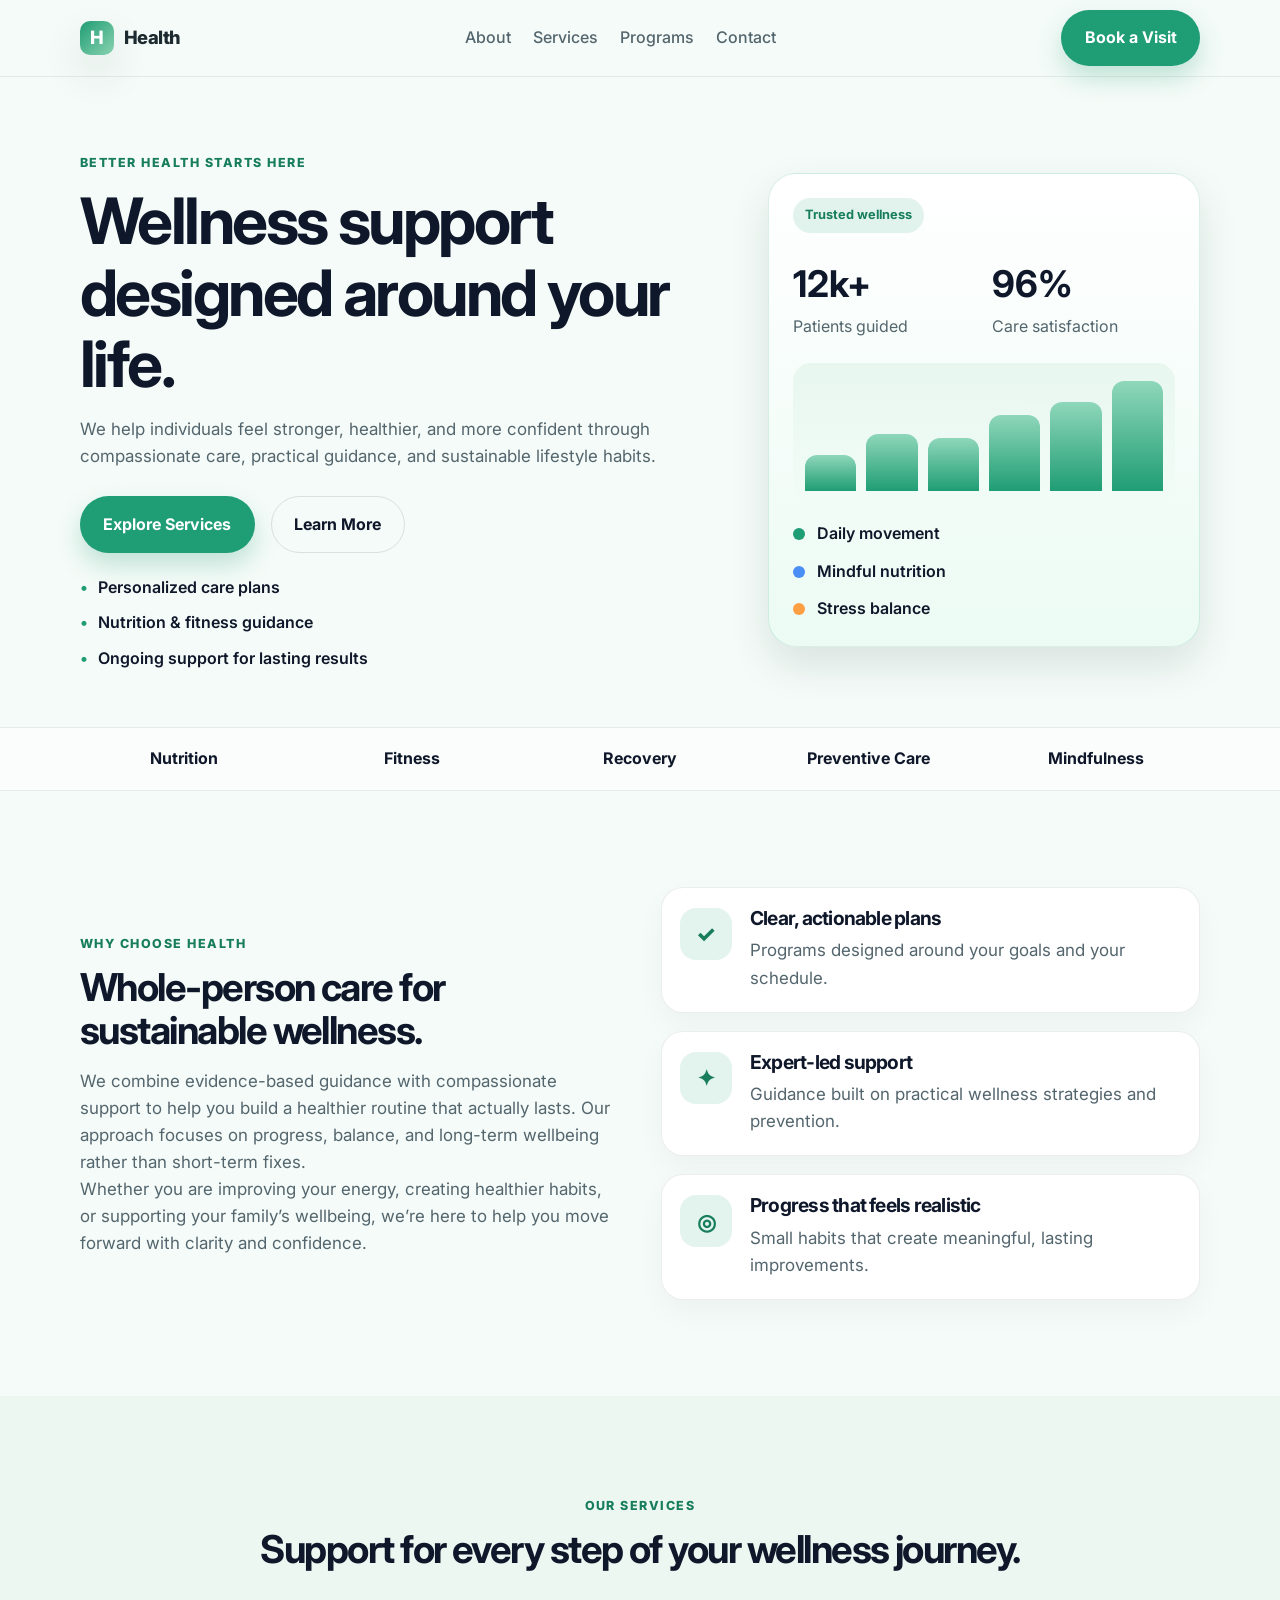
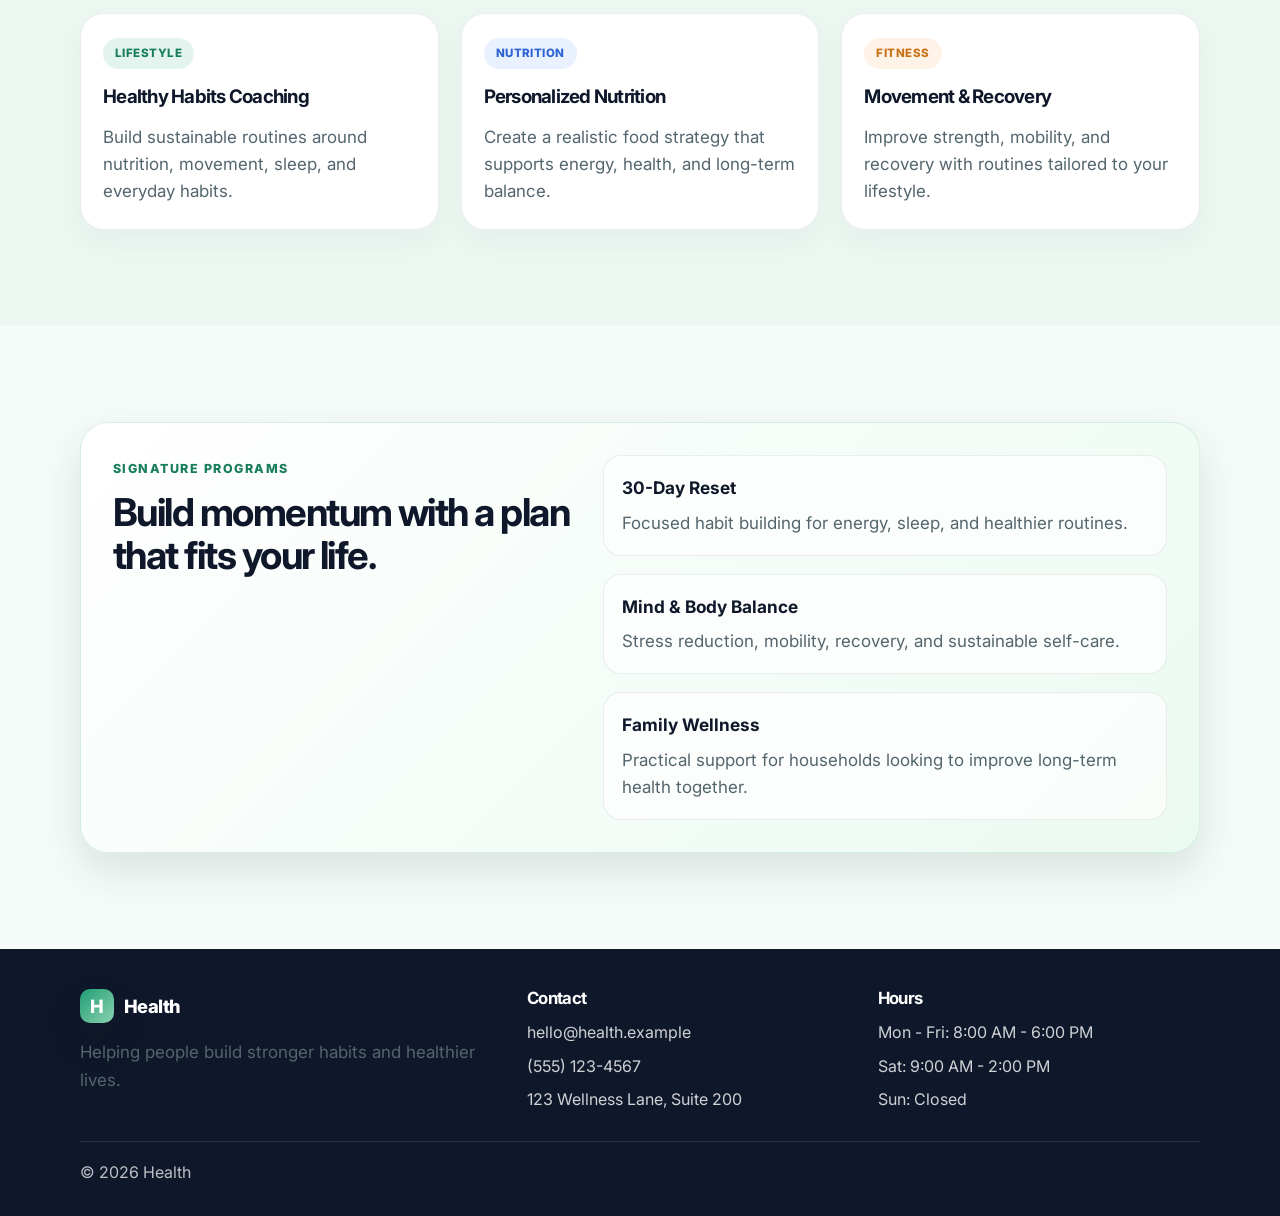
<file: index.html>
<!DOCTYPE html>
<html lang="en">
  <head>
    <meta charset="UTF-8" />
    <meta name="viewport" content="width=device-width, initial-scale=1.0" />
    <title>Health | Wellness for Everyday Living</title>
    <meta
      name="description"
      content="Health is a modern wellness landing page focused on healthy living, daily care, and better habits."
    />
    <link rel="preconnect" href="https://fonts.googleapis.com" />
    <link rel="preconnect" href="https://fonts.gstatic.com" crossorigin />
    <link
      href="https://fonts.googleapis.com/css2?family=Inter:wght@400;500;600;700;800&display=swap"
      rel="stylesheet"
    />
    <link rel="stylesheet" href="style.css" />
  </head>
  <body>
    <header class="site-header">
      <div class="container nav">
        <div class="brand">
          <span class="brand-mark">H</span>
          <span>Health</span>
        </div>
        <nav class="menu" aria-label="Main navigation">
          <a href="#about">About</a>
          <a href="#services">Services</a>
          <a href="#programs">Programs</a>
          <a href="#contact">Contact</a>
        </nav>
        <a href="#contact" class="btn btn-primary">Book a Visit</a>
      </div>
    </header>

    <main>
      <section class="hero">
        <div class="container hero-grid">
          <div class="hero-copy">
            <span class="eyebrow">Better health starts here</span>
            <h1>Wellness support designed around your life.</h1>
            <p>
              We help individuals feel stronger, healthier, and more confident through
              compassionate care, practical guidance, and sustainable lifestyle habits.
            </p>
            <div class="cta-row">
              <a href="#services" class="btn btn-primary">Explore Services</a>
              <a href="#about" class="btn btn-secondary">Learn More</a>
            </div>
            <ul class="hero-points" aria-label="Benefits">
              <li>Personalized care plans</li>
              <li>Nutrition & fitness guidance</li>
              <li>Ongoing support for lasting results</li>
            </ul>
          </div>

          <div class="hero-card" aria-label="Health statistics panel">
            <div class="card-badge">Trusted wellness</div>
            <div class="stat-row">
              <div>
                <strong>12k+</strong>
                <span>Patients guided</span>
              </div>
              <div>
                <strong>96%</strong>
                <span>Care satisfaction</span>
              </div>
            </div>
            <div class="mini-graph" aria-hidden="true">
              <span style="height: 33%"></span>
              <span style="height: 52%"></span>
              <span style="height: 48%"></span>
              <span style="height: 69%"></span>
              <span style="height: 81%"></span>
              <span style="height: 100%"></span>
            </div>
            <div class="wellness-list">
              <div>
                <span class="dot green"></span>
                <span>Daily movement</span>
              </div>
              <div>
                <span class="dot blue"></span>
                <span>Mindful nutrition</span>
              </div>
              <div>
                <span class="dot orange"></span>
                <span>Stress balance</span>
              </div>
            </div>
          </div>
        </div>
      </section>

      <section class="trust-bar">
        <div class="container trust-grid">
          <span>Nutrition</span>
          <span>Fitness</span>
          <span>Recovery</span>
          <span>Preventive Care</span>
          <span>Mindfulness</span>
        </div>
      </section>

      <section id="about" class="section">
        <div class="container two-col">
          <div class="section-copy">
            <span class="eyebrow">Why choose Health</span>
            <h2>Whole-person care for sustainable wellness.</h2>
            <p>
              We combine evidence-based guidance with compassionate support to help you build a
              healthier routine that actually lasts. Our approach focuses on progress, balance,
              and long-term wellbeing rather than short-term fixes.
            </p>
            <p>
              Whether you are improving your energy, creating healthier habits, or supporting your
              family’s wellbeing, we’re here to help you move forward with clarity and confidence.
            </p>
          </div>
          <div class="feature-stack">
            <div class="feature-box">
              <div class="icon">✓</div>
              <div>
                <h3>Clear, actionable plans</h3>
                <p>Programs designed around your goals and your schedule.</p>
              </div>
            </div>
            <div class="feature-box">
              <div class="icon">✦</div>
              <div>
                <h3>Expert-led support</h3>
                <p>Guidance built on practical wellness strategies and prevention.</p>
              </div>
            </div>
            <div class="feature-box">
              <div class="icon">◎</div>
              <div>
                <h3>Progress that feels realistic</h3>
                <p>Small habits that create meaningful, lasting improvements.</p>
              </div>
            </div>
          </div>
        </div>
      </section>

      <section id="services" class="section alt-bg">
        <div class="container">
          <div class="section-heading center">
            <span class="eyebrow">Our services</span>
            <h2>Support for every step of your wellness journey.</h2>
          </div>

          <div class="card-grid">
            <article class="info-card">
              <div class="card-top">
                <span class="pill green">Lifestyle</span>
              </div>
              <h3>Healthy Habits Coaching</h3>
              <p>Build sustainable routines around nutrition, movement, sleep, and everyday habits.</p>
            </article>

            <article class="info-card">
              <div class="card-top">
                <span class="pill blue">Nutrition</span>
              </div>
              <h3>Personalized Nutrition</h3>
              <p>Create a realistic food strategy that supports energy, health, and long-term balance.</p>
            </article>

            <article class="info-card">
              <div class="card-top">
                <span class="pill orange">Fitness</span>
              </div>
              <h3>Movement & Recovery</h3>
              <p>Improve strength, mobility, and recovery with routines tailored to your lifestyle.</p>
            </article>
          </div>
        </div>
      </section>

      <section id="programs" class="section">
        <div class="container program-panel">
          <div>
            <span class="eyebrow">Signature programs</span>
            <h2>Build momentum with a plan that fits your life.</h2>
          </div>
          <div class="program-list">
            <div>
              <strong>30-Day Reset</strong>
              <p>Focused habit building for energy, sleep, and healthier routines.</p>
            </div>
            <div>
              <strong>Mind & Body Balance</strong>
              <p>Stress reduction, mobility, recovery, and sustainable self-care.</p>
            </div>
            <div>
              <strong>Family Wellness</strong>
              <p>Practical support for households looking to improve long-term health together.</p>
            </div>
          </div>
        </div>
      </section>
    </main>

    <footer id="contact" class="site-footer">
      <div class="container footer-grid">
        <div>
          <div class="brand footer-brand">
            <span class="brand-mark">H</span>
            <span>Health</span>
          </div>
          <p>Helping people build stronger habits and healthier lives.</p>
        </div>

        <div>
          <h3>Contact</h3>
          <ul>
            <li>hello@health.example</li>
            <li>(555) 123-4567</li>
            <li>123 Wellness Lane, Suite 200</li>
          </ul>
        </div>

        <div>
          <h3>Hours</h3>
          <ul>
            <li>Mon - Fri: 8:00 AM - 6:00 PM</li>
            <li>Sat: 9:00 AM - 2:00 PM</li>
            <li>Sun: Closed</li>
          </ul>
        </div>
      </div>
      <div class="container footer-bottom">
        <span>© 2026 Health</span>
      </div>
    </footer>

    <script src="script.js"></script>
  </body>
</html>
</file>
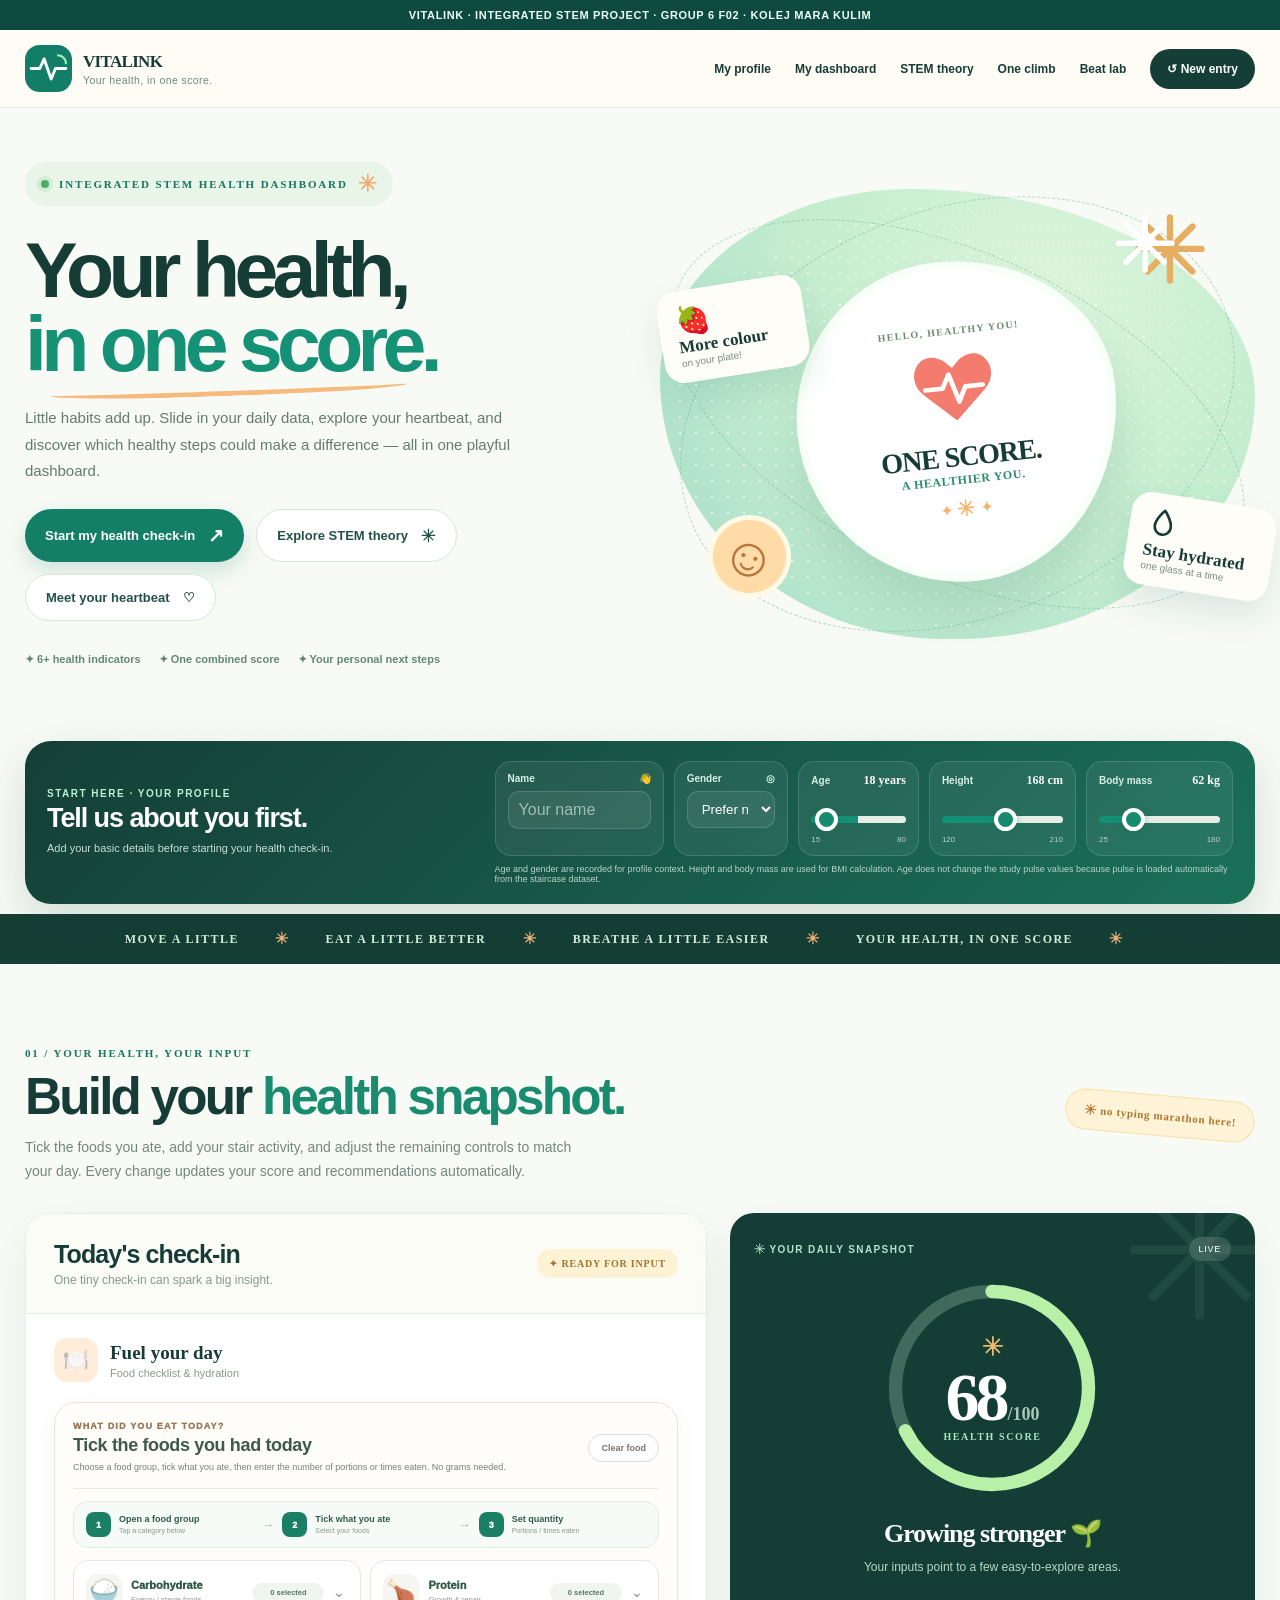
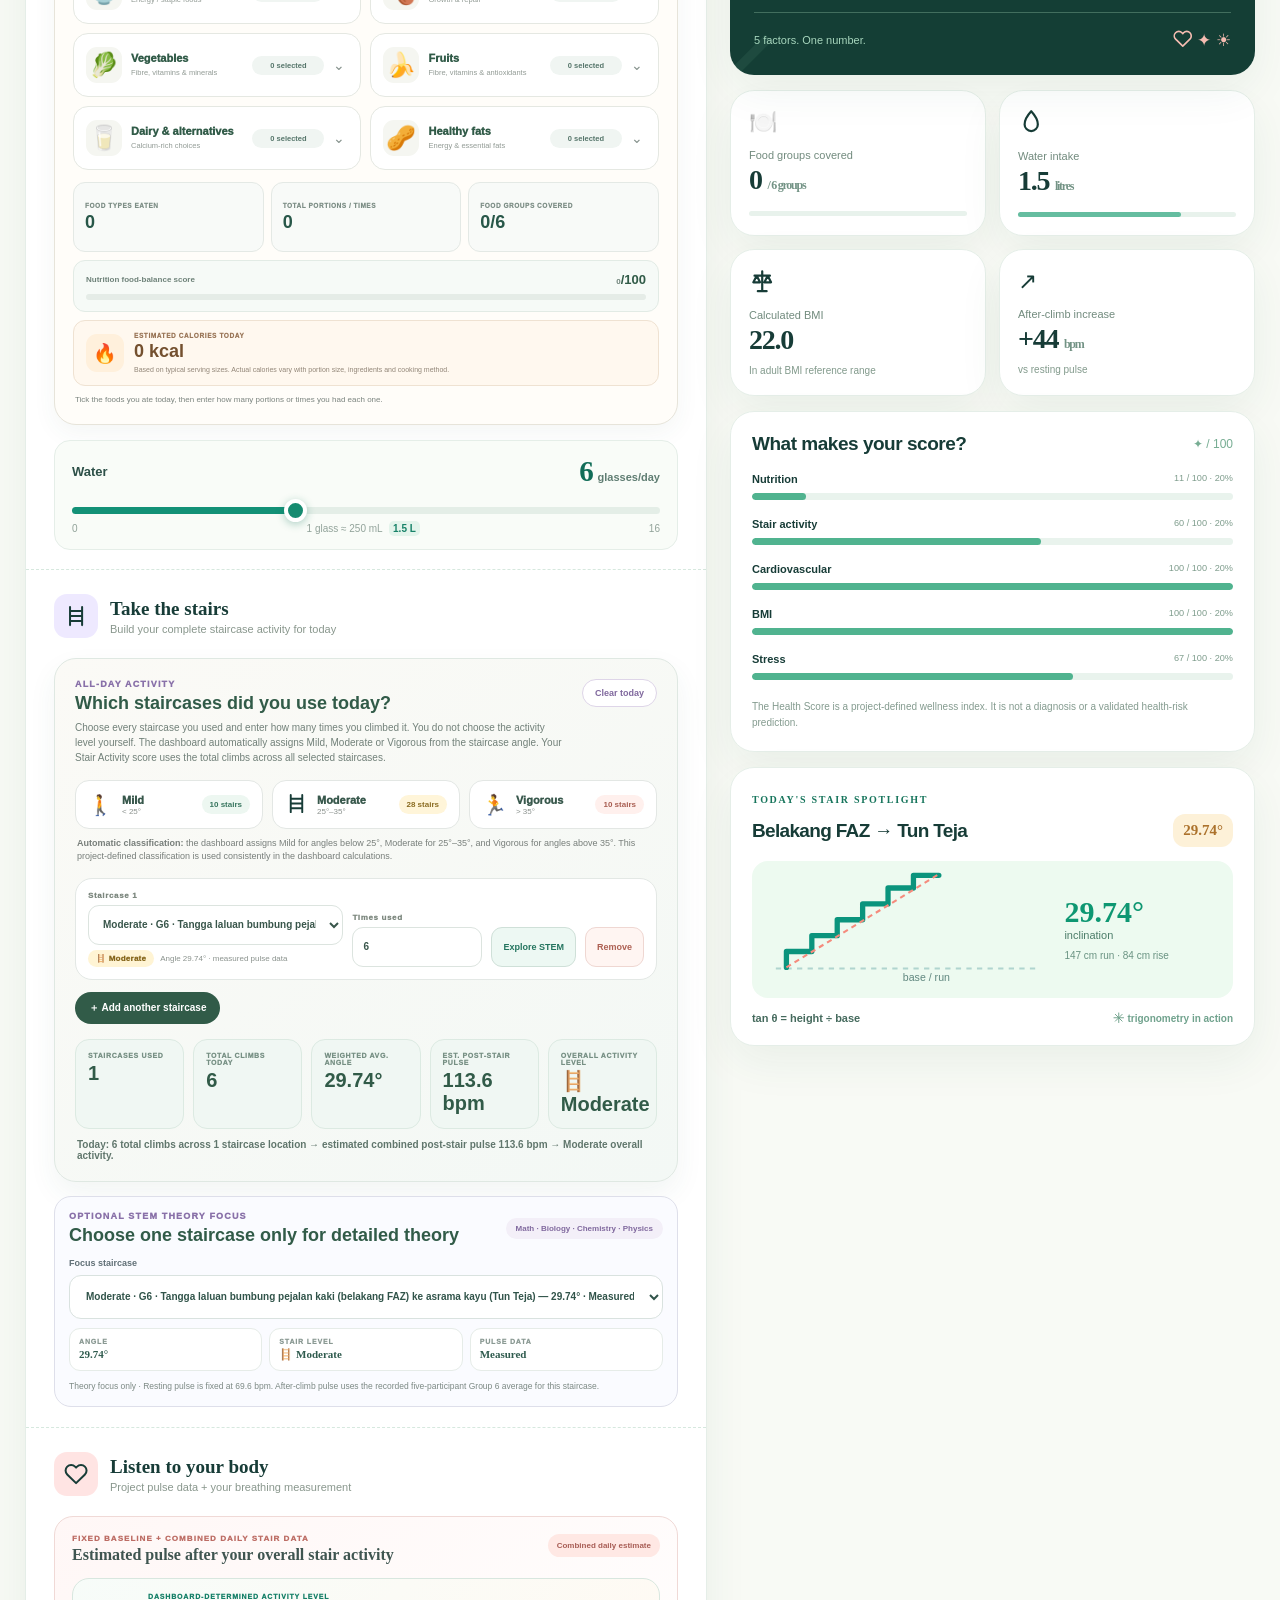
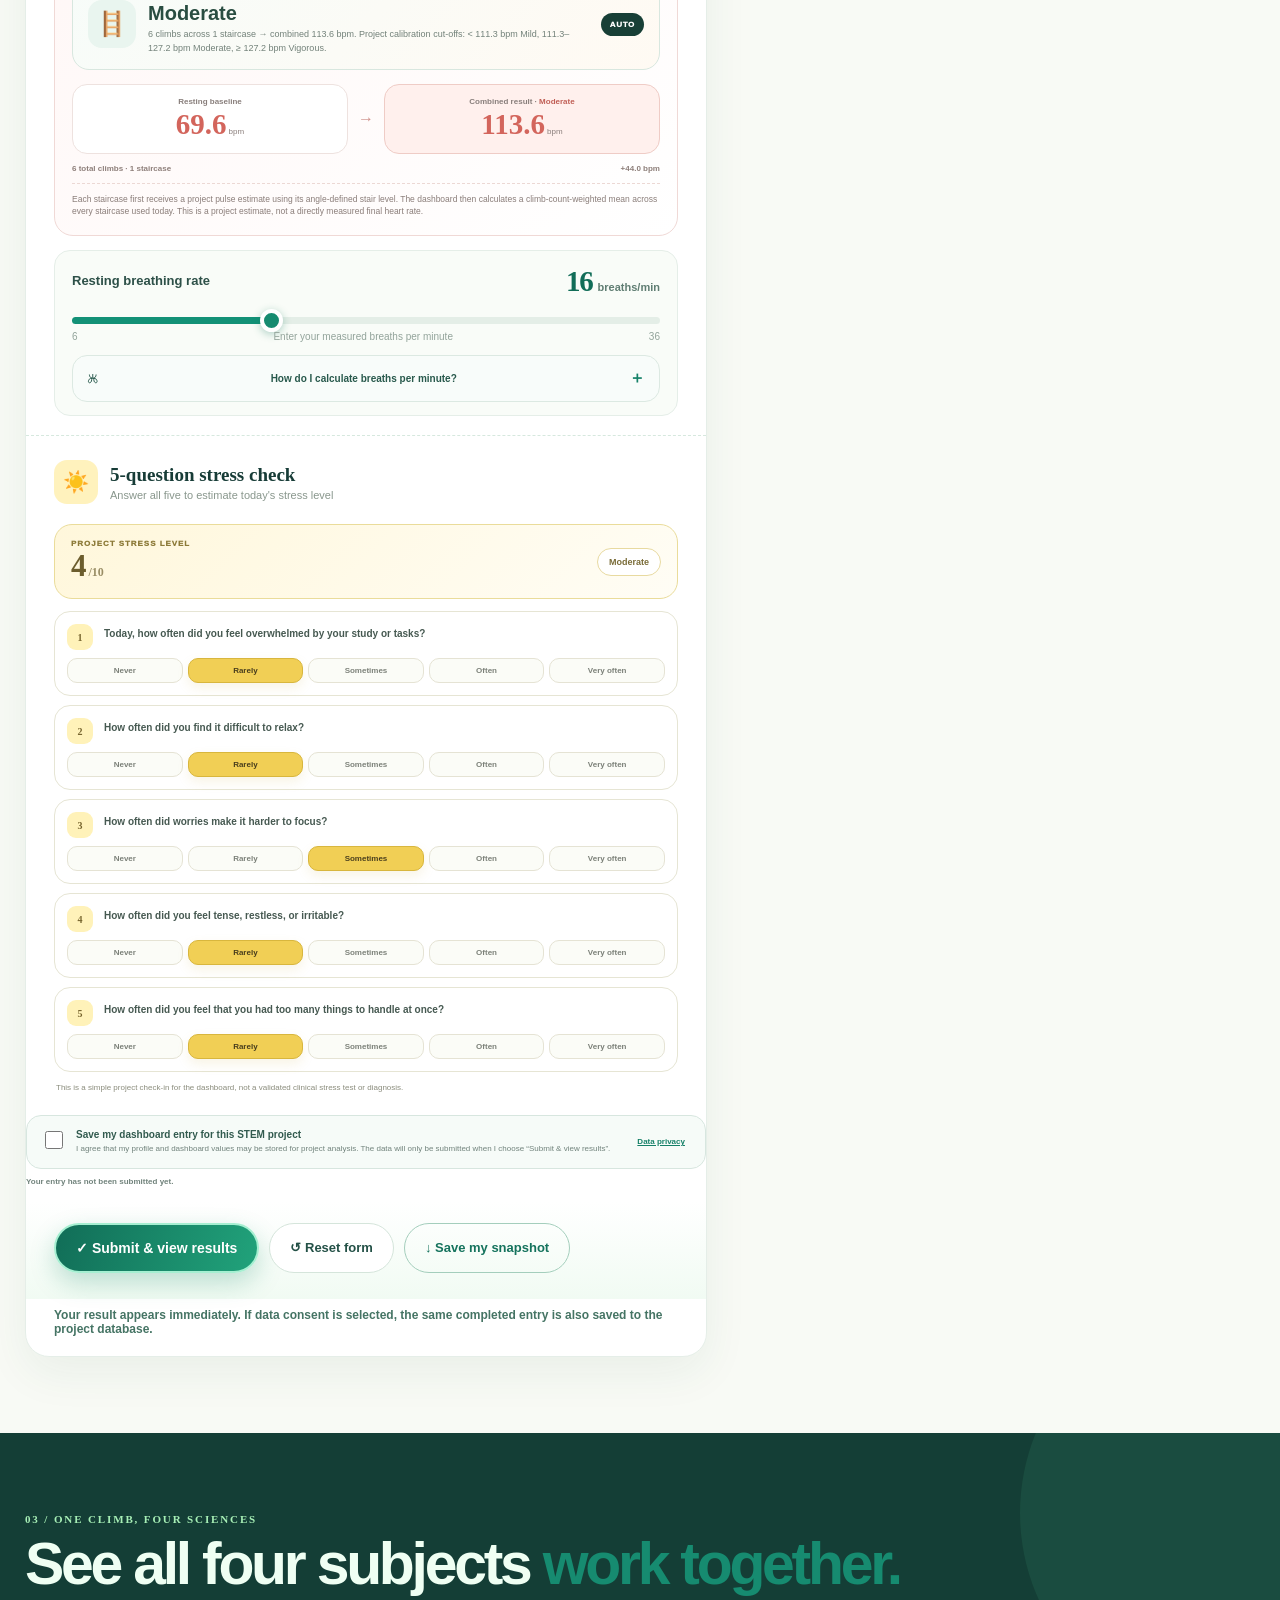
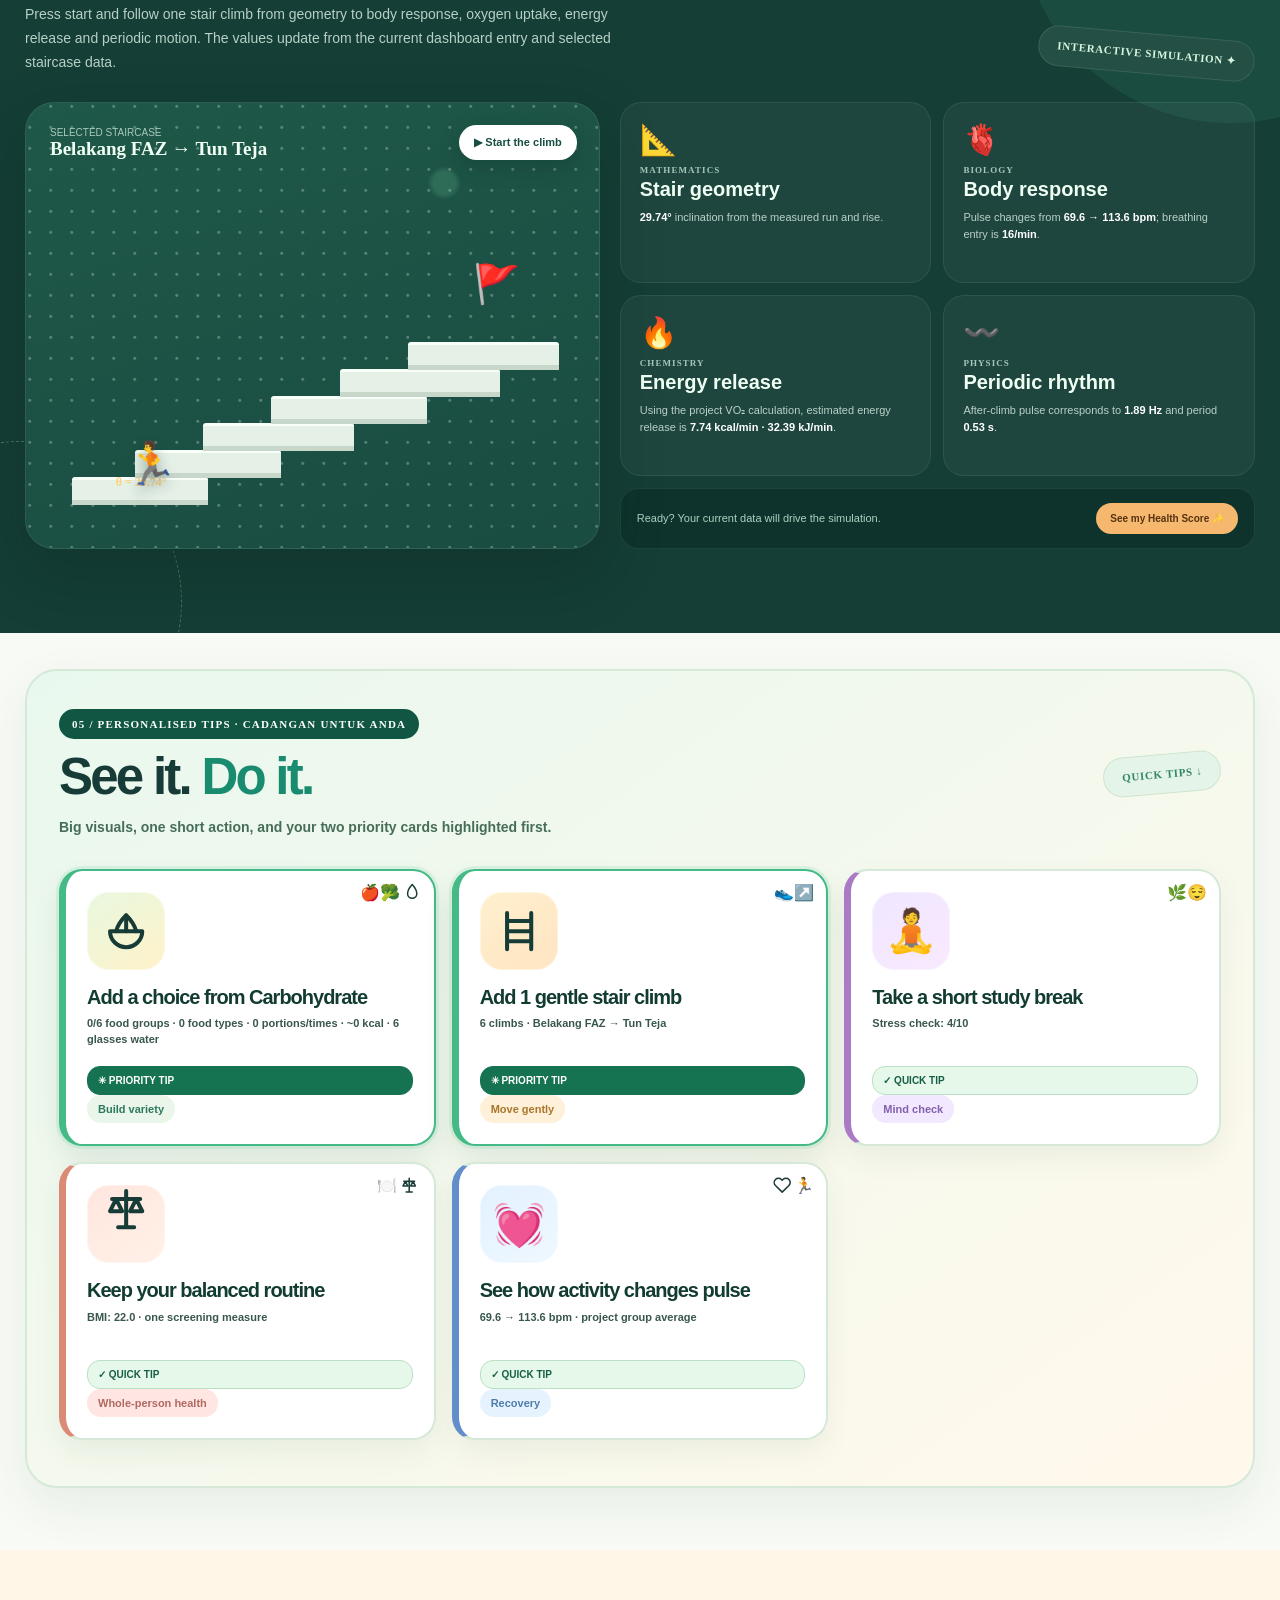
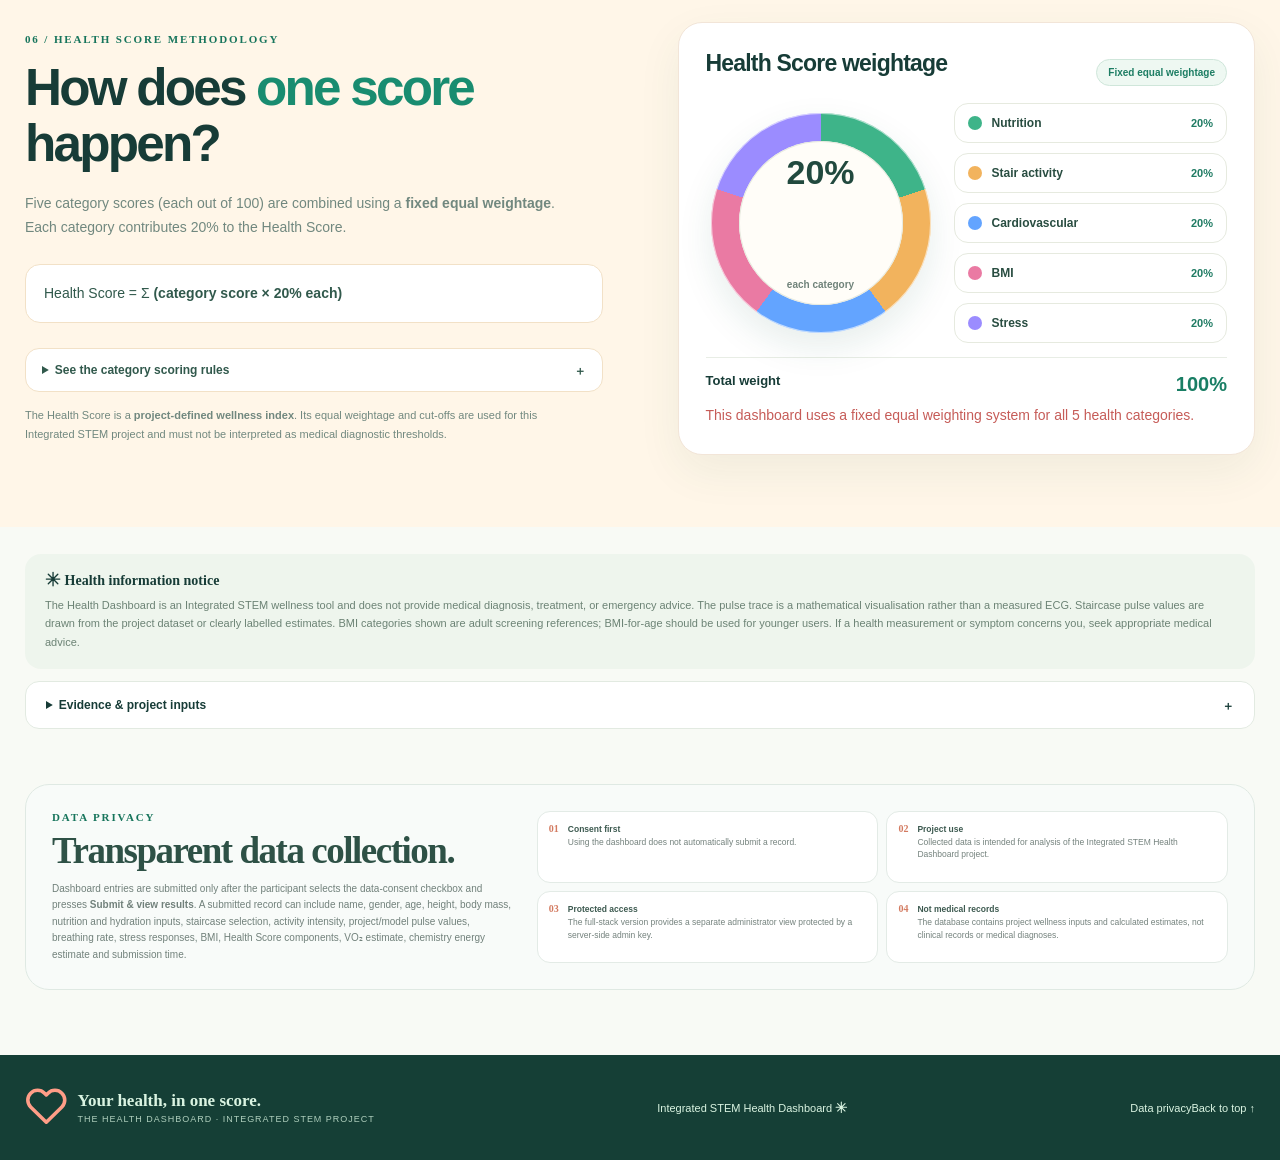
<file: VITALINK_GITHUB_PROFILE_STAR_REMOVED.html>
<!doctype html>
<html lang="en">
<head>
  <meta charset="utf-8">
  <meta name="viewport" content="width=device-width,initial-scale=1,viewport-fit=cover">
  <meta name="theme-color" content="#103a36">
  <meta name="description" content="VITALINK — an Integrated STEM Health Dashboard by Group 6, F02, Kolej MARA Kulim. Explore nutrition, hydration, stair activity, pulse, BMI, stress and STEM theory in one educational wellness dashboard.">
  <title>VITALINK | Integrated STEM Health Dashboard</title>
  <style>
:root{--ink:#173c37;--muted:#66847b;--green:#147f67;--mint:#e7f6ed;--cream:#fcfbf5;--paper:#fff;--orange:#ff9c74;--pink:#ffe8e3;--line:#dcece3;--sh:0 16px 45px rgba(32,87,65,.065)}
*{box-sizing:border-box}html{scroll-behavior:smooth}body{margin:0;color:var(--ink);font-family:Arial,'Segoe UI',sans-serif;background:#f8faf5;overflow-x:hidden}button,input{font:inherit}button{cursor:pointer}a{text-decoration:none;color:inherit}button:focus-visible,a:focus-visible,input:focus-visible,summary:focus-visible{outline:3px solid #e28c52;outline-offset:3px}section[id]{scroll-margin-top:94px}.shell{width:min(1230px,calc(100% - 44px));margin:auto}.texture{position:fixed;inset:0;pointer-events:none;background-image:radial-gradient(#acd6c42e .9px,transparent 1px);background-size:13px 13px;opacity:.24;z-index:-1}.skip{position:absolute;top:-70px;left:10px;background:#fff;padding:12px;z-index:40}.skip:focus{top:10px}
h1,h2,h3{font-family:'Arial Black','Segoe UI',Arial,sans-serif}header.topbar{position:sticky;top:0;z-index:30;background:#fffcf6ed;border-bottom:1px solid #e5eee6;backdrop-filter:blur(16px)}.nav{height:77px;display:flex;align-items:center;justify-content:space-between;gap:20px}.brand{display:flex;align-items:center;gap:11px;min-width:0}.brandmark{width:47px;height:47px;flex-shrink:0}.brandmark svg{width:100%;height:100%}.brandwords{display:grid;gap:2px}.brandwords strong{font:800 17px Outfit;letter-spacing:-.04em}.brandwords small{font-size:10.5px;letter-spacing:.04em;color:#6e8a7d}.navright{display:flex;align-items:center;gap:24px;font-size:12px;font-weight:800}.navright a:hover{color:var(--green)}.navdemo{border:0;background:#153f36;color:white;padding:13px 17px;border-radius:100px;font-weight:800;font-size:12px}.navdemo:hover,.btn-primary:hover{background:#096652}.mobilemenu{display:none;background:white;border:1px solid var(--line);border-radius:10px;padding:9px 13px}.mobilelinks{display:none}
.hero{min-height:545px;padding:53px 0 55px;display:grid;grid-template-columns:1fr 1fr;gap:40px;align-items:center}.eyebrow,.mini-eyebrow,.small-label{font:800 11px Outfit;letter-spacing:.17em;color:#17755c}.eyebrow{display:inline-flex;gap:10px;align-items:center;background:#e9f5e8;border-radius:50px;padding:12px 16px}.eyedot{width:8px;height:8px;border-radius:50%;background:#4bac6d;box-shadow:0 0 0 4px #4bac6d25}.eyebrow>span:last-child{color:#f4a66d;font-size:17px}.hero h1{font-size:clamp(52px,6.15vw,92px);letter-spacing:-.072em;line-height:.95;margin:26px 0 23px;color:#153c35}.hero h1 em{font-style:normal;color:#159175;position:relative;white-space:nowrap}.hero h1 em:after{content:"";position:absolute;height:8px;bottom:-8px;left:6%;width:87%;border-radius:50%;border-bottom:5px solid #f6ba7f;transform:rotate(-2deg)}.hero p{max-width:520px;line-height:1.78;color:#637b71;font-size:15px}.heroactions{display:flex;gap:12px;margin-top:24px;flex-wrap:wrap}.btn{border:0;border-radius:50px;font-weight:850;font-size:13px;padding:15px 20px;display:inline-flex;align-items:center;justify-content:center;gap:13px;transition:transform .18s,background .18s}.btn:hover{transform:translateY(-2px)}.btn-primary{color:white;background:#147f67;box-shadow:0 9px 22px #137d6130}.btn-primary span{font-size:19px}.btn-ghost,.btn-light{background:white;border:1px solid #d5e5db;color:#245147}.btn-outline{color:#15735d;background:transparent;border:1px solid #a4cebc}.heronotes{display:flex;gap:18px;margin-top:32px;color:#638778;font-size:11px;font-weight:750;flex-wrap:wrap}
.hero-art{min-height:450px;position:relative;border-radius:42% 58% 50% 48%/42% 46% 54% 58%;background:radial-gradient(circle at 65% 25%,#dcf5dc 0%,#c3eccf 52%,#a4dcc7 100%);isolation:isolate}.art-dots{position:absolute;inset:12px;background-image:radial-gradient(#fff9 1.3px,transparent 1.5px);background-size:16px 16px;clip-path:ellipse(50% 50%)}.orbit{position:absolute;border:1px dashed #6faf9180;border-radius:50%;transform:rotate(-22deg);inset:21px 10px}.orbit.two{inset:65px -10px;transform:rotate(25deg)}.sunburst{position:absolute;right:8%;top:5%;font-size:66px;color:#e7ae61;animation:spin 19s linear infinite}.main-bubble{position:absolute;left:23%;top:16%;width:54%;aspect-ratio:1;background:white;border:7px solid #f7fff8;border-radius:48% 52% 49% 51%/49% 43% 57% 51%;box-shadow:0 30px 40px #27705825;display:flex;flex-direction:column;align-items:center;justify-content:center;text-align:center;transform:rotate(-6deg)}.bubble-small{font:900 10px Outfit;letter-spacing:.13em;color:#6e8b74}.bubble-heart{width:89px;margin:12px 0 8px;animation:softbeat 1.2s infinite}.bubble-heart svg{width:100%}.main-bubble strong{font:900 clamp(20px,2.2vw,32px) Outfit;letter-spacing:-.04em}.one-you{font:800 12px Outfit;color:#2c8b6b;letter-spacing:.05em}.bubble-stars{color:#f7b16b;margin-top:11px}.art-card{position:absolute;background:#fffdf7;padding:14px 17px;box-shadow:0 16px 35px #2b786724;border-radius:20px;display:grid;min-width:146px;transform:rotate(-9deg);font-size:12px;z-index:1}.art-card>span{font-size:28px}.art-card b{font:800 17px Outfit}.art-card small{color:#799080}.fruit-card{left:0;top:21%}.water-card{right:-3%;bottom:10%;transform:rotate(9deg)}.sticker{position:absolute;display:grid;place-items:center;font-weight:900}.sticker.smile{left:8%;bottom:9%;background:#ffdba8;color:#b97540;border:5px solid #fff9e6;width:83px;height:83px;border-radius:50%;font-size:55px;transform:rotate(17deg)}.sticker.plus{font-size:56px;right:13%;top:5%;color:#fff}.ticker{background:#153e35;color:#daf5dd;overflow:hidden}.ticker>div{white-space:nowrap;text-align:center;font:700 12px Outfit;letter-spacing:.12em;padding:17px 10px}.ticker span{color:#f8b67b;margin:0 32px}
.dashboard{padding:83px 0 76px}.section-intro{display:flex;justify-content:space-between;align-items:center;gap:20px;margin-bottom:30px}.section-intro h2,.method h2{font-size:clamp(34px,4vw,54px);letter-spacing:-.054em;line-height:1.1;margin:10px 0}.section-intro h2 span,.method h2 span{color:#198c70}.section-intro p,.method p{color:#71887f;font-size:14px;line-height:1.72;max-width:550px;margin:0}.bubble-label{flex-shrink:0;background:#fef3d7;color:#af772d;border:1px solid #f9e0a5;border-radius:99px;padding:13px 18px;transform:rotate(5deg);font:850 11px Outfit;letter-spacing:.06em}.bubble-label.alt{background:#e5f4e9;color:#328661;border-color:#cfe5cd;transform:rotate(-5deg)}.dashboard-grid{display:grid;grid-template-columns:minmax(0,1.13fr) minmax(0,.87fr);align-items:start;gap:23px}.input-panel,.score-card,.tiny-card,.component-card,.stairs-card,.wave-card,.study-card,.weight-card{border-radius:24px;box-shadow:var(--sh)}.input-panel{background:#fff;border:1px solid #e5eee8;overflow:hidden}.panel-top{background:#fcfcf7;padding:26px 28px;display:flex;justify-content:space-between;gap:12px;align-items:center;border-bottom:1px solid #e4ede6}.panel-top h3{font-size:25px;letter-spacing:-.035em;margin:0 0 4px}.panel-top p{font-size:12px;color:#879a8c;margin:0}.sampletag{font:800 10px Outfit;letter-spacing:.08em;color:#9d7733;background:#fef2d4;border-radius:50px;padding:9px 12px;white-space:nowrap}.sampletag.edited{background:#e7f6ee;color:#1a8b64}.field-group{padding:24px 28px 5px;border-bottom:1px dashed #d6e8de}.field-group.last{border:0}.group-heading{display:flex;gap:12px;align-items:center;margin-bottom:20px}.group-icon{width:44px;height:44px;border-radius:13px;display:grid;place-items:center;font-size:21px}.peach{background:#ffedda}.lavender{background:#eee9ff}.pink{background:#ffe4e3}.yellow{background:#fff2bd}.group-heading>div{display:grid;gap:3px}.group-heading strong{font:850 19px Outfit}.group-heading small{font-size:11px;color:#89978d}.control{background:#f9fcf8;padding:16px 17px 13px;border:1px solid #e5eee8;border-radius:16px;margin:0 0 14px}.control-head{display:flex;align-items:center;justify-content:space-between;gap:12px}.control label{font-size:13px;font-weight:800;color:#2d5048}.help{color:#8bab9b}.val{display:flex;align-items:baseline;gap:5px;white-space:nowrap}.val output{font:900 27px Outfit;letter-spacing:-.04em;color:#126d58}.val small{color:#739185;font-size:10px;font-weight:700}input[type=range]{appearance:none;-webkit-appearance:none;width:100%;height:7px;border-radius:50px;cursor:pointer;background:linear-gradient(to right,#139177 0%,#139177 var(--progress,50%),#e4eee7 var(--progress,50%),#e4eee7 100%);margin:21px 0 7px}input[type=range]::-webkit-slider-thumb{-webkit-appearance:none;appearance:none;border:4px solid #fff;background:#168b70;width:23px;height:23px;border-radius:50%;box-shadow:0 2px 9px #16795c55}input[type=range]::-moz-range-thumb{border:4px solid #fff;background:#168b70;width:16px;height:16px;border-radius:50%;box-shadow:0 2px 9px #16795c55}.control-foot{display:flex;align-items:center;justify-content:space-between;font-size:10px;color:#92a39a}.control-foot b{display:inline-block;color:#178268;background:#e3f4eb;border-radius:5px;padding:2px 4px;margin-left:4px}.stair-list{display:grid;gap:8px;margin-bottom:13px}.stair-option input{position:absolute;opacity:0}.stair-option span{border:1px solid #e1ebe4;display:grid;grid-template-columns:33px 1fr auto;gap:5px;align-items:center;background:#fcfefa;padding:12px;border-radius:12px;cursor:pointer;transition:.15s}.stair-option span b{color:#a6b8a6;font:800 14px Outfit}.stair-option span strong{font-size:12px}.stair-option span small{font-size:10px;color:#82998d}.stair-option input:checked+span{background:#e9f7ee;border-color:#66c2a3;box-shadow:inset 0 0 0 1px #66c2a3}.stair-option input:checked+span b{color:#188b6a}.stair-option input:focus-visible+span{outline:3px solid #d78b50}.input-actions{padding:21px 28px 26px;display:flex;gap:10px;flex-wrap:wrap}
.results-column{display:grid;gap:15px}.score-card{padding:24px;background:#143e35;color:white;position:relative;overflow:hidden}.score-card:before,.score-card:after{content:"✳";position:absolute;font-size:190px;line-height:1;color:#92d9b715;pointer-events:none}.score-card:before{right:-24px;top:-55px}.score-card:after{left:-90px;bottom:-110px}.score-top,.score-bottom{display:flex;justify-content:space-between;align-items:center;position:relative;z-index:1}.score-top span:first-child{color:#ade6cb;font-size:10px;font-weight:800;letter-spacing:.14em}.score-top span:last-child{font-size:9px;letter-spacing:.08em;background:#ffffff25;padding:7px 10px;border-radius:30px}.ringbox{width:244px;height:244px;margin:5px auto 0;position:relative}.ring{width:100%;transform:rotate(-90deg)}.ring-base,.ring-fill{fill:none;stroke-width:12}.ring-base{stroke:#41695c}.ring-fill{stroke:#b8f0a8;stroke-linecap:round;stroke-dasharray:546.64;stroke-dashoffset:546.64;transition:stroke-dashoffset .45s ease}.ring-inside{position:absolute;inset:0;display:flex;flex-direction:column;justify-content:center;align-items:center}.spark-icon{color:#e7b86d;font-size:19px;margin-bottom:5px}.ring-inside>div:nth-child(2){display:flex;align-items:baseline;gap:2px}.ring-inside strong{font:900 68px Outfit;letter-spacing:-.06em;line-height:1}.ring-inside span{color:#a8c8b8;font:700 18px Outfit}.ring-inside small{font:800 10px Outfit;letter-spacing:.16em;color:#a9e5bf}.score-verdict{text-align:center;font:850 26px Outfit;letter-spacing:-.04em;margin-top:8px;position:relative}.score-explain{font-size:12px;color:#b8d6c5;text-align:center;max-width:300px;margin:9px auto 20px;line-height:1.55;min-height:34px}.score-bottom{border-top:1px solid #426e5e;padding-top:16px;font-size:11px;color:#a7d6bd}.score-bottom span:last-child{font-size:17px;color:#f5bcb1}.stat-grid{display:grid;grid-template-columns:1fr 1fr;gap:13px}.tiny-card{background:white;padding:18px;border:1px solid #e5eee8;min-width:0}.tiny-icon{font-size:23px;margin-bottom:13px}.tiny-card>small{font-size:11px;color:#728b7e;display:block;margin-bottom:3px}.tiny-card>strong{font:900 28px Outfit;letter-spacing:-.045em}.tiny-card>strong i{font-style:normal;color:#739385;font:700 12px 'DM Sans'}.microtrack{height:5px;border-radius:20px;background:#e8f2ec;margin-top:15px}.microtrack i{display:block;background:#65bda0;height:100%;border-radius:inherit;width:0;transition:width .25s}.mini-descrip{font-size:10px;color:#829a8c;margin-top:9px;min-height:12px}.component-card,.stairs-card{background:white;padding:21px;border:1px solid #e5eee8}.component-header{display:flex;justify-content:space-between;align-items:center;gap:7px}.component-header h3{font-size:19px;letter-spacing:-.025em;margin:0}.component-header span{font-size:12px;color:#77ad93}.component-row{margin:18px 0 3px}.component-meta{display:flex;justify-content:space-between;font-size:11px;gap:7px;margin-bottom:8px}.component-meta>span{font-weight:800}.component-meta>small{color:#7f9d8d}.component-track{height:7px;background:#e9f3ed;border-radius:60px;overflow:hidden}.component-track i{display:block;background:#50b38f;height:100%;border-radius:60px;transition:width .3s}.component-card>p{color:#849b8f;font-size:10px;line-height:1.55;margin:19px 0 0}.small-label{font-size:10px}.stairs-heading{display:flex;justify-content:space-between;align-items:center;gap:9px;margin-top:7px}.stairs-heading h3{margin:0;font-size:19px;letter-spacing:-.035em}.stairs-heading>span{padding:8px 10px;background:#fdf1d8;color:#ac722c;border-radius:12px;font:900 15px Outfit}.stairs-visual{margin-top:14px;background:#edfaf0;border-radius:16px;display:grid;grid-template-columns:1.3fr .7fr;align-items:center;gap:7px;padding:9px}.stairs-visual svg{max-width:100%}.stairmath{display:flex;flex-direction:column}.stairmath strong{font:900 30px Outfit;color:#0e9772}.stairmath small{font-size:11px;color:#4c7d69}.stairmath>span{font-size:10px;color:#6a9382;margin-top:8px;line-height:1.45}.stair-formula{font-size:11px;font-weight:800;color:#456a5d;padding-top:14px;display:flex;justify-content:space-between;gap:8px;flex-wrap:wrap}.stair-formula span{font-size:10px;font-weight:600;color:#70a28d}
.beat-section{background:#eaf5eb;padding:73px 0 80px;position:relative;overflow:hidden}.beat-section:before{content:'✳';font-size:400px;position:absolute;right:-155px;top:-190px;color:#d7ecda}.beat-intro{position:relative}.beat-sticker{display:flex;align-items:center;gap:5px;color:#f78e7b;font-size:66px;transform:rotate(-14deg)}.beat-sticker span{font:900 15px Outfit;color:#17755e;line-height:.95}.beat-grid{display:grid;grid-template-columns:1.08fr .92fr;gap:21px;position:relative}.wave-card{background:#113b34;color:#e8f6e9;padding:24px;min-width:0}.wavehead{display:flex;justify-content:space-between;gap:9px;align-items:center}.wavehead>div:first-child{font:800 10px Outfit;letter-spacing:.09em}.live-dot{display:inline-block;background:#bdfbb0;width:8px;height:8px;border-radius:50%;margin-right:6px;box-shadow:0 0 0 4px #c8ffc11b}.segmented{display:flex;background:#31564e;padding:4px;border-radius:50px}.segmented button{border:0;background:transparent;color:#b2d6bf;padding:8px 12px;border-radius:50px;font-size:10px;font-weight:800}.segmented button.active{background:#e9fff0;color:#17533e}.wave-value{display:flex;align-items:baseline;gap:10px;margin:15px 0 2px}.wave-value strong{font:900 57px Outfit;letter-spacing:-.05em}.wave-value>span{font-size:13px;color:#a0cbbb}.beating-heart{margin-left:auto;line-height:1;color:#f88a7d;font-size:36px;animation:softbeat 1s infinite;transform-origin:center}#pulseCanvas{display:block;width:100%;height:202px;margin-top:8px;border:1px solid #3b6e5e;border-radius:16px;background:#153d36}.wavefooter{display:flex;justify-content:space-between;font:800 9px Outfit;letter-spacing:.05em;color:#a6cbbb;margin:9px 0 17px;gap:6px}.science-metrics{display:grid;grid-template-columns:repeat(3,1fr);gap:7px}.science-metrics div{padding:14px 8px;background:#31594e;border-radius:12px}.science-metrics small{font-size:9px;color:#b1d8c5;display:block}.science-metrics strong{font:800 20px Outfit;display:block;margin-top:7px;white-space:nowrap}.waveequation{background:#244b40;border-radius:10px;padding:12px;font-size:11px;line-height:1.6;text-align:center;color:#cae5d2;margin-top:13px}.study-card{background:white;border:1px solid #deeadf;padding:23px;min-width:0}.study-head h3{font-size:27px;letter-spacing:-.05em;margin:6px 0 6px}.study-head p{font-size:12px;color:#789287;line-height:1.55;margin:0 0 18px}.study-switch{display:flex;gap:7px;flex-wrap:wrap}.study-switch button{background:#f4f9f4;border:1px solid #dbecdf;padding:9px 12px;border-radius:10px;color:#618474;font-size:11px;font-weight:800}.study-switch button.active{background:#167d65;color:#fff;border-color:#167d65}.study-graph{min-height:264px;margin:12px 0}.study-graph svg{width:100%;height:auto}.study-foot{display:flex;justify-content:space-between;align-items:center;gap:8px;font-size:11px;color:#5d7e70}.study-key{display:flex;gap:7px;align-items:center}.study-key i{width:17px;height:3px;background:#f68f75;border-radius:2px}.sourcehint{font-size:10px;color:#829a8e;line-height:1.6;border-top:1px dashed #dce9df;padding-top:13px;margin:16px 0 0}
.recs{padding:85px 0}.rec-grid{display:grid;grid-template-columns:repeat(5,minmax(0,1fr));gap:13px}.rec{background:#fff;border:1px solid #e2ece4;border-radius:23px;padding:21px 16px 19px;box-shadow:var(--sh);min-height:282px;display:flex;flex-direction:column;transition:transform .2s}.rec:hover{transform:translateY(-5px)}.rec-art{font-size:51px;min-height:79px;display:flex;align-items:start}.rec-kicker{font:800 10px Outfit;letter-spacing:.14em;color:#278366}.rec h3{font-size:22px;line-height:1.05;letter-spacing:-.05em;margin:10px 0}.rec p{font-size:12px;line-height:1.65;color:#688276;margin:0 0 17px;flex-grow:1}.rec-tag{border-radius:30px;background:#eaf6e9;align-self:flex-start;color:#2c795e;padding:7px 10px;font-size:10px;font-weight:850}.r2 .rec-tag{background:#fff0d9;color:#a87729}.r3 .rec-tag{background:#f2e8ff;color:#8360ac}.r4 .rec-tag{background:#ffe6e3;color:#b16961}.r5 .rec-tag{background:#e6f3ff;color:#4d7daa}
.method{background:#fff6e8;padding:72px 0}.method-grid{display:grid;grid-template-columns:1fr 1fr;align-items:center;gap:75px}.method h2{margin:15px 0 18px}.formula-box{background:#fff;border:1px solid #f2e1c7;padding:18px;border-radius:15px;color:#31594c;font-size:14px;margin:25px 0;line-height:1.5}.method p.assumption{font-size:11px;line-height:1.7}.weight-card{background:white;padding:27px;border:1px solid #f2e5d8}.weight-header{display:flex;justify-content:space-between;align-items:center;gap:15px}.weight-header h3{font-size:23px;letter-spacing:-.035em;margin:0 0 18px}.weight-header span{font-size:11px;color:#9e783a}.weight-row{display:grid;grid-template-columns:1fr 54px;align-items:center;column-gap:20px;margin:11px 0}.weight-row label{font-size:12px;font-weight:800}.weight-row output{font-size:12px;color:#167f65;font-weight:800;text-align:right}.weight-row input{grid-column:1/-1;margin:8px 0}.weight-total{border-top:1px solid #e8ede5;padding-top:15px;margin-top:21px;display:flex;justify-content:space-between;font-size:13px}.weight-total strong:last-child{font-size:20px;color:#197e64}.weight-error{font-size:11px;color:#c65c58!important;margin:7px 0 0!important}.weights-reset{margin-top:14px;font-size:11px;padding:10px 13px}.notes{padding:27px 0 45px}.notes>div:first-child{border-radius:16px;background:#eef5ed;padding:17px 20px}.notes strong{font:800 14px Outfit}.notes p{font-size:11px;line-height:1.7;color:#6c8375;margin:7px 0 0}.notes details{margin:12px 0 0;border:1px solid #e2eae1;border-radius:14px;background:white;padding:16px 20px}.notes summary{cursor:pointer;font-size:12px;font-weight:850}.notes summary span{float:right}.source-links{display:flex;flex-wrap:wrap;gap:10px;margin-top:13px}.source-links a{font-size:10px;font-weight:800;border-radius:18px;border:1px solid #cae8d9;color:#127b62;padding:9px 12px}footer{background:#153f36;color:#daf4e2;padding:30px 0}.footer-inner{display:flex;align-items:center;justify-content:space-between;gap:20px;font-size:11px}.footerbrand{display:flex;align-items:center;gap:10px}.footer-heart{font-size:37px;color:#ff9d87}.footerbrand div{display:grid;gap:3px}.footerbrand strong{font:800 17px Outfit}.footerbrand small{font-size:9px;letter-spacing:.11em;color:#afcfbd}.footer-inner>a{font-weight:800}
@keyframes softbeat{0%,35%,70%,100%{transform:scale(1)}15%,55%{transform:scale(1.11)}}@keyframes spin{to{transform:rotate(360deg)}}
@media(max-width:1080px){.navright{gap:13px}.hero{gap:20px}.dashboard-grid{grid-template-columns:1fr 1fr}.score-card{padding:21px}.ringbox{width:220px;height:220px}.rec-grid{grid-template-columns:repeat(3,minmax(0,1fr))}.method-grid{gap:34px}}
@media(max-width:810px){.navright{display:none}.mobilemenu{display:block}.mobilelinks.open{display:flex;flex-direction:column;padding-bottom:15px;gap:10px}.mobilelinks a,.mobilelinks button{border:0;background:#f4faf4;border-radius:10px;text-align:left;padding:12px;font-size:12px;font-weight:800}.hero{grid-template-columns:1fr;padding:44px 0 55px}.hero-art{width:min(580px,100%);margin:10px auto 0;min-height:425px}.dashboard-grid,.beat-grid,.method-grid{grid-template-columns:1fr}.results-column{grid-template-columns:repeat(2,minmax(0,1fr));align-items:start}.score-card{grid-row:span 2}.stat-grid{grid-template-columns:1fr 1fr}.stairs-card,.component-card{grid-column:2}.beat-section,.dashboard,.recs{padding:65px 0}.method{padding:60px 0}}
@media(max-width:590px){.shell{width:min(100% - 28px,1230px)}.brandwords strong{font-size:14px}.brandwords small{font-size:9px}.nav{height:68px}.hero{padding:39px 0}.hero h1{font-size:clamp(45px,12vw,66px)}.hero h1 em{white-space:normal}.hero-art{min-height:335px}.main-bubble{width:58%;left:21%;top:15%;border-width:5px}.bubble-heart{width:61px;margin:6px 0}.main-bubble strong{font-size:23px}.one-you{font-size:9px}.bubble-small{font-size:8px}.art-card{min-width:119px;padding:11px;border-radius:15px}.art-card b{font-size:13px}.art-card small{font-size:9px}.fruit-card{top:14%;left:-2%}.water-card{right:-3%;bottom:8%}.sticker.smile{width:61px;height:61px;font-size:38px}.hero p{font-size:14px}.heronotes{gap:10px}.ticker>div{font-size:10px;width:max-content;min-width:100%;padding-left:25px}.ticker span{margin:0 18px}.section-intro{align-items:flex-start;flex-direction:column}.bubble-label{font-size:9px;padding:10px}.dashboard{padding:54px 0}.panel-top{padding:20px 17px}.panel-top h3{font-size:22px}.sampletag{font-size:8px;padding:7px}.field-group{padding:23px 16px 5px}.input-actions{padding:18px 16px}.input-actions .btn{font-size:11px;padding:12px}.stair-option span{grid-template-columns:24px 1fr auto;padding:10px 8px}.stair-option span strong{font-size:10px}.stair-option span small{font-size:9px}.results-column{grid-template-columns:1fr}.score-card,.stat-grid,.stairs-card,.component-card{grid-column:auto;grid-row:auto}.stat-grid{grid-template-columns:1fr 1fr}.score-card{padding:23px}.rec-grid{grid-template-columns:1fr 1fr;gap:10px}.rec{padding:18px 12px;min-height:270px}.rec h3{font-size:20px}.rec p{font-size:11px}.rec-art{font-size:43px;min-height:65px}.wave-card,.study-card{padding:17px}.wavehead{align-items:flex-start;flex-wrap:wrap}.science-metrics strong{font-size:15px}.science-metrics small{font-size:8px}.wavefooter{font-size:8px}.footer-inner{align-items:flex-start;flex-direction:column}.beat-sticker{align-self:end;margin-top:-35px}.method-grid{gap:25px}.weight-card{padding:20px}}
@media(max-width:360px){.rec-grid{grid-template-columns:1fr}.hero h1{font-size:44px}.wavefooter span:nth-child(2){display:none}.stair-option span{grid-template-columns:24px 1fr}.stair-option span small{grid-column:2}}
@media(prefers-reduced-motion:reduce){*,*:before,*:after{animation:none!important;scroll-behavior:auto!important;transition:none!important}}
/* Keep decorative orbit rings from creating sideways scrolling on smaller screens. */
@media(max-width:1100px){.hero-art .orbit{display:none}}
@media(max-width:590px){.water-card{right:3%}}

.score-rules{margin:22px 0 14px;padding:14px 16px;background:#fff;border:1px solid #f2e1c7;border-radius:14px}.score-rules summary{font-size:12px;font-weight:850;cursor:pointer;color:#31594c}.score-rules summary span{float:right}.score-rules p{font-size:11px;line-height:1.8;margin:12px 0 0;color:#658074}


/* Version 4: make next steps unmistakable and results accessible without scrolling. */
.recs{background:linear-gradient(145deg,#e9f8ee,#fff9ec 95%);border:2px solid #d4e9d8;border-radius:32px;padding:38px 32px 46px;margin-top:36px;margin-bottom:62px;box-shadow:0 17px 47px rgba(26,91,66,.08)}
.recs .mini-eyebrow{display:inline-block;background:#105642;color:white;padding:9px 13px;border-radius:99px;letter-spacing:.11em}
.recs .section-intro h2{font-size:clamp(32px,4.1vw,51px)}
.recs .section-intro p{font-size:14px;color:#466d57;font-weight:600}
.recs .rec-grid{grid-template-columns:repeat(3,minmax(0,1fr));gap:16px}
.recs .rec{min-height:0;background:#fff;border:2px solid #d6e9d9;border-left:7px solid #30a87d;padding:21px;box-shadow:0 12px 29px #154a3410}
.recs .r2{border-left-color:#db9d36}.recs .r3{border-left-color:#aa7ac7}.recs .r4{border-left-color:#db8a76}.recs .r5{border-left-color:#628ecb}
.recs .rec-art{font-size:39px;min-height:47px}.recs .rec-kicker{margin-top:6px;font-weight:900}
.recs .rec h3{font-size:22px;line-height:1.17;margin:9px 0 11px;color:#123c31}
.recs .rec p{font-size:13px;line-height:1.65;color:#39574b;font-weight:570;margin-bottom:16px}
.recs .rec-tag{font-size:11px;padding:8px 11px}
.rec-callout{margin-top:14px;padding:11px 13px;border-radius:13px;background:#e5f8e9;border:1px solid #bbdfc5;color:#175e46;font-weight:850;font-size:12px;display:flex;align-items:center;gap:8px}
.rec.is-focus{border-color:#44bb86;box-shadow:0 0 0 3px #44bb8620,0 15px 30px #14513919}
.rec.is-focus .rec-callout{background:#167352;color:#fff;border-color:#167352}
.input-actions{background:linear-gradient(#fff,#f1fbf3)}
.btn-results{background:linear-gradient(110deg,#116d57,#21a37b);color:white;box-shadow:0 10px 24px #168d6840;border:2px solid #a5efd1;font-size:14px;padding:15px 20px}
.btn-results:hover{background:linear-gradient(110deg,#095a46,#168463)}
.input-cta-hint{font-size:12px;color:#457464;font-weight:700;margin:9px 28px 20px}
.result-launcher{position:fixed;right:23px;bottom:22px;z-index:35;display:none;align-items:center;gap:9px;border:2px solid #fff;background:#176a51;color:#fff;box-shadow:0 14px 38px #143e35a3;padding:14px 19px;border-radius:99px;font-weight:900;font-size:13px}
.result-launcher.visible{display:flex}.result-launcher:focus-visible{outline-color:#e28c52}
.result-launcher strong{border-radius:99px;background:#f6d58d;color:#194c3a;padding:5px 8px}
body.modal-open{overflow:hidden}
.result-overlay[hidden]{display:none!important}
.result-overlay{position:fixed;inset:0;z-index:100;background:rgba(9,39,31,.76);backdrop-filter:blur(8px);display:flex;align-items:center;justify-content:center;padding:20px}
.result-dialog{position:relative;width:min(805px,100%);max-height:min(92dvh,940px);display:flex;flex-direction:column;overflow:hidden;border-radius:28px;background:#fafffb;border:2px solid #d4eddc;box-shadow:0 28px 95px #061d1869;animation:pop-in .26s ease-out}
@keyframes pop-in{from{transform:translateY(17px) scale(.975);opacity:.5}to{transform:translateY(0) scale(1);opacity:1}}
.result-head{display:flex;gap:12px;align-items:flex-start;justify-content:space-between;padding:20px 24px 18px;background:linear-gradient(110deg,#123f35,#186d54);color:white}
.result-head small{display:block;font-size:11px;letter-spacing:.14em;color:#b5efd1;font-weight:850;margin-bottom:5px}
.result-head h2{font-size:clamp(24px,4vw,33px);margin:0;letter-spacing:-.04em;color:white}
.result-close{background:#ffffff27;border:1px solid #ffffff66;color:#fff;border-radius:13px;min-width:42px;min-height:42px;font-size:22px}
.result-body{overflow-y:auto;padding:22px 24px 25px;overscroll-behavior:contain}
.popup-score{display:flex;align-items:center;gap:16px;background:#e1f5e6;border:2px solid #bae2c6;border-radius:20px;padding:16px 20px}
.popup-number{display:flex;align-items:baseline;gap:3px;font:900 clamp(45px,9vw,72px) Outfit;line-height:1;color:#0d6e4e;letter-spacing:-.07em;white-space:nowrap}
.popup-number span{font-size:20px;color:#568f77}
.popup-score strong{display:block;font:850 22px Outfit;color:#174a3a}
.popup-score p{margin:5px 0 0;font-size:12px;line-height:1.6;color:#426a58}
.popup-focus{margin:22px 0 16px;background:#fff1ce;border:2px solid #ecc37a;border-radius:20px;padding:17px}
.popup-section-label{display:flex;align-items:center;gap:9px;font-size:11px;font-weight:950;letter-spacing:.12em;color:#8a592a}
.popup-focus h3,.popup-all h3{margin:8px 0 13px;font:900 23px Outfit;letter-spacing:-.04em;color:#143d32}
.popup-focus-list{display:grid;grid-template-columns:1fr 1fr;gap:10px}
.popup-focus-item{padding:12px;border-radius:13px;background:white;border:1px solid #eac78d}
.popup-focus-item span{font-size:10px;color:#996329;font-weight:900;letter-spacing:.04em}
.popup-focus-item b{display:block;font-size:15px;margin:6px 0 3px;color:#173e33}
.popup-focus-item small{font-size:11px;line-height:1.5;color:#496557;display:block}
.popup-all{margin:20px 0}
.popup-tip-grid{display:grid;grid-template-columns:1fr 1fr;gap:10px}
.popup-tip{padding:13px 15px;background:#fff;border:1px solid #dce9df;border-left:5px solid #42af81;border-radius:14px}
.popup-tip:nth-child(2){border-left-color:#db9d36}.popup-tip:nth-child(3){border-left-color:#aa7ac7}.popup-tip:nth-child(4){border-left-color:#db8a76}.popup-tip:nth-child(5){border-left-color:#628ecb}
.popup-tip strong{display:block;font-size:12px;color:#166b50;margin-bottom:6px}
.popup-tip b{display:block;font-size:14px;color:#23473a}
.popup-tip p{font-size:11px;color:#547166;line-height:1.6;margin:6px 0 0}
.popup-note{font-size:10px;color:#708578;line-height:1.6;margin-bottom:2px}
.result-foot{background:#fff;padding:13px 24px;display:flex;gap:10px;flex-wrap:wrap;justify-content:flex-end;align-items:center;border-top:1px solid #dce9df}
.result-foot .btn{font-size:12px;padding:12px 17px}
@media(max-width:810px){.recs .rec-grid{grid-template-columns:repeat(2,minmax(0,1fr))}}
@media(max-width:590px){.recs{padding:27px 15px;margin-top:15px;border-radius:23px}.recs .rec-grid{grid-template-columns:1fr}.recs .rec h3{font-size:21px}.result-overlay{padding:9px}.result-dialog{border-radius:19px;max-height:95dvh}.result-head{padding:15px}.result-body{padding:13px}.result-foot{padding:10px 12px}.result-foot .btn{flex-grow:1;padding:12px 9px}.popup-focus-list,.popup-tip-grid{grid-template-columns:1fr}.popup-score{padding:13px;gap:11px}.popup-score strong{font-size:18px}.result-launcher{right:12px;bottom:12px;font-size:12px;padding:11px 13px}.input-cta-hint{margin-left:16px;margin-right:16px}.btn-results{flex:1}}
@media(prefers-reduced-motion:reduce){.result-dialog{animation:none}}


/* ===== STEM Explorer + One Climb creative layer ===== */
.stem-explorer{padding:82px 0 72px;position:relative}
.stem-explorer:before{content:"";position:absolute;inset:0;background:linear-gradient(180deg,#eef9f1 0%,#f7faf5 100%);z-index:-2}
.stem-explorer:after{content:"✳";position:absolute;right:5vw;top:34px;font:900 96px Outfit;color:#cde9d7;transform:rotate(18deg);z-index:-1}
.stem-head{display:flex;align-items:flex-end;justify-content:space-between;gap:24px;margin-bottom:26px}
.stem-head h2,.climb-head h2{font-size:clamp(38px,4.6vw,62px);line-height:1;letter-spacing:-.055em;margin:10px 0 8px}
.stem-head h2 span,.climb-head h2 span{color:#168b70}.stem-head p,.climb-head p{max-width:620px;color:#6f887e;line-height:1.72;font-size:14px;margin:0}
.subject-tabs{display:grid;grid-template-columns:repeat(4,minmax(0,1fr));gap:12px;margin-bottom:17px}
.subject-tab{border:1px solid #dcebe2;background:#fff;border-radius:21px;padding:17px;display:flex;gap:12px;align-items:center;text-align:left;box-shadow:0 9px 25px #286d5010;transition:.2s transform,.2s border,.2s box-shadow}
.subject-tab:hover{transform:translateY(-3px)}.subject-tab.active{border-color:#17876d;box-shadow:0 16px 32px #18755e1c;background:#fbfffc}
.subject-tab .emoji{width:46px;height:46px;border-radius:15px;display:grid;place-items:center;font-size:24px;flex:0 0 auto}
.subject-tab:nth-child(1) .emoji{background:#fff0d9}.subject-tab:nth-child(2) .emoji{background:#ffe8ea}.subject-tab:nth-child(3) .emoji{background:#fff2cc}.subject-tab:nth-child(4) .emoji{background:#e8edff}
.subject-tab b{display:block;font:850 17px Outfit;letter-spacing:-.025em}.subject-tab small{display:block;color:#7f958b;font-size:10px;margin-top:2px}
.subject-stage{background:#fff;border:1px solid #dfece5;border-radius:30px;box-shadow:0 22px 55px #246a4f12;overflow:hidden}
.subject-panel{display:none;grid-template-columns:1.05fr .95fr;min-height:390px}.subject-panel.active{display:grid}
.subject-copy{padding:32px}.subject-copy .subject-kicker{font:900 10px Outfit;letter-spacing:.15em;color:#1b7e66}.subject-copy h3{font-size:34px;line-height:1.02;letter-spacing:-.04em;margin:10px 0 14px}.subject-copy p{font-size:13px;line-height:1.72;color:#668078}
.subject-formula{background:#173f37;color:#eaffee;border-radius:16px;padding:15px 17px;margin:18px 0;font:700 13px/1.7 'DM Sans';box-shadow:inset 0 0 0 1px #ffffff12}.subject-formula strong{color:#b9ffb7}
.subject-badge-row{display:flex;gap:8px;flex-wrap:wrap;margin-top:17px}.subject-badge{background:#eff8f2;color:#287660;border:1px solid #d8eade;padding:7px 10px;border-radius:999px;font-size:10px;font-weight:850}
.subject-visual{position:relative;min-height:390px;padding:28px;display:flex;align-items:center;justify-content:center;overflow:hidden}
.math-visual{background:linear-gradient(150deg,#fff9e9,#f0f8ed)}.bio-visual{background:linear-gradient(150deg,#fff0ee,#f6fbf1)}.chem-visual{background:linear-gradient(150deg,#fff7d8,#f4fff1)}.phys-visual{background:linear-gradient(150deg,#eef0ff,#f1fbf5)}
.triangle-card{width:min(340px,95%);background:#fff;border:1px solid #eadfbd;border-radius:24px;padding:20px;box-shadow:0 18px 35px #826d2820}.triangle-card svg{width:100%;height:auto;display:block}.triangle-meta{display:grid;grid-template-columns:repeat(3,1fr);gap:8px;margin-top:12px}.triangle-meta div{background:#fffaf0;border-radius:12px;padding:9px;text-align:center}.triangle-meta small{display:block;color:#91866d;font-size:9px}.triangle-meta strong{display:block;font:850 15px Outfit;margin-top:2px}
.oxygen-map{display:grid;grid-template-columns:repeat(4,1fr);align-items:center;width:100%;max-width:480px;position:relative}.oxygen-map:before{content:"";position:absolute;left:9%;right:9%;top:50%;height:3px;background:#f1c3be;transform:translateY(-50%);z-index:0}.oxygen-node{position:relative;z-index:1;display:grid;justify-items:center;gap:8px;text-align:center}.oxygen-node span{width:70px;height:70px;border-radius:50%;display:grid;place-items:center;background:white;border:4px solid #ffe1dc;font-size:29px;box-shadow:0 10px 24px #bd716819;transition:.25s transform,.25s box-shadow,.25s border-color}.oxygen-node b{font-size:11px}.oxygen-node.active span{transform:scale(1.14);border-color:#e9746a;box-shadow:0 0 0 10px #ee8e7e24,0 15px 30px #bd71682a}.oxygen-bubble{position:absolute;width:24px;height:24px;border-radius:50%;background:#88c7f7;color:white;display:grid;place-items:center;font:900 9px Outfit;left:7%;top:38%;z-index:3;opacity:0}.oxygen-map.running .oxygen-bubble{animation:o2travel var(--bio-o2-duration,3.3s) ease-in-out forwards}
.chem-lab{width:min(420px,100%);background:white;border:1px solid #f2df9f;border-radius:24px;padding:22px;box-shadow:0 18px 35px #9a782020}.flame{font-size:68px;text-align:center;filter:drop-shadow(0 10px 10px #f6b53d38);transform-origin:center bottom;transition:.3s transform}.chem-rate{text-align:center;margin:4px 0 16px}.chem-rate strong{font:900 38px Outfit;color:#be7a23;letter-spacing:-.04em}.chem-rate small{display:block;color:#8c876e;font-size:10px}.chem-slider label{display:flex;justify-content:space-between;font-size:11px;font-weight:800}.chem-slider output{color:#a76f23}.chem-note{font-size:10px;color:#8e866c;line-height:1.55;margin-top:10px}
.physics-card{width:min(430px,100%);background:#1c3b54;color:white;border-radius:25px;padding:22px;box-shadow:0 20px 40px #14283d2a}.physics-heart{font-size:56px;text-align:center;color:#ff8b7a;animation:softbeat 1s infinite}.phys-row{display:grid;grid-template-columns:repeat(3,1fr);gap:8px;margin-top:15px}.phys-row div{background:#ffffff0d;border:1px solid #ffffff15;border-radius:14px;padding:12px;text-align:center}.phys-row small{display:block;font-size:9px;color:#b9d3e4}.phys-row strong{font:850 16px Outfit;display:block;margin-top:4px}.physics-link{display:inline-flex;margin-top:14px;color:#c5ffd4;font-size:11px;font-weight:800}
.subject-action{border:0;border-radius:999px;background:#147f67;color:#fff;padding:12px 16px;font-weight:850;font-size:11px;display:inline-flex;gap:8px;align-items:center}.subject-action:hover{background:#0e6956}
.climb-lab{padding:80px 0 84px;background:#143e36;color:#effff3;position:relative;overflow:hidden}.climb-lab:before{content:"";position:absolute;width:420px;height:420px;border-radius:50%;background:#2c705849;right:-160px;top:-130px}.climb-lab:after{content:"";position:absolute;width:320px;height:320px;border-radius:50%;border:1px dashed #d6ffd84a;left:-140px;bottom:-130px}.climb-head{position:relative;z-index:1;display:flex;justify-content:space-between;align-items:flex-end;gap:22px;margin-bottom:28px}.climb-head p{color:#b8d0c6}.climb-head .mini-eyebrow{color:#a7efb6}.climb-board{position:relative;z-index:1;display:grid;grid-template-columns:.95fr 1.05fr;gap:20px}
.climb-stage{min-height:410px;background:linear-gradient(160deg,#1e5848,#1a4c42);border:1px solid #ffffff14;border-radius:29px;position:relative;overflow:hidden;padding:24px;box-shadow:0 24px 60px #0b211d44}.climb-sky{position:absolute;inset:0;background:radial-gradient(circle at 73% 18%,#7cd49f30 0 2%,transparent 3%),radial-gradient(circle at 18% 16%,#fff4 0 1px,transparent 2px);background-size:auto,21px 21px}.climb-title{position:relative;z-index:3}.climb-title small{display:block;color:#a8c9bc;font-size:10px}.climb-title strong{font:850 19px Outfit}.stair-scene{position:absolute;left:8%;right:7%;bottom:43px;height:255px}.step{position:absolute;height:28px;background:#e5f0e7;border-top:3px solid #f7fff8;box-shadow:0 -5px 0 #c7d8ca inset;border-radius:3px 3px 0 0}.step:nth-child(1){left:0;bottom:0;width:28%}.step:nth-child(2){left:13%;bottom:27px;width:30%}.step:nth-child(3){left:27%;bottom:54px;width:31%}.step:nth-child(4){left:41%;bottom:81px;width:32%}.step:nth-child(5){left:55%;bottom:108px;width:33%}.step:nth-child(6){left:69%;bottom:135px;width:31%}.runner{position:absolute;left:11%;bottom:17px;font-size:42px;z-index:5;filter:drop-shadow(0 8px 7px #0c2a2260);transition:transform 3.2s cubic-bezier(.36,.08,.3,1)}.climb-stage.running .runner{transform:translate(365px,-154px) rotate(-8deg)}.finish-flag{position:absolute;right:8%;bottom:199px;font-size:38px;z-index:3}.angle-arc{position:absolute;left:9%;bottom:15px;color:#ffd07d;font:850 12px Outfit}.climb-btn{position:absolute;right:22px;top:22px;z-index:6;border:0;border-radius:999px;background:#fff;color:#174e41;padding:11px 15px;font:850 11px Outfit;box-shadow:0 8px 20px #0b2b2140}.climb-btn:hover{background:#dff8e6}
.science-bursts{display:grid;grid-template-columns:1fr 1fr;gap:12px}.science-burst{border:1px solid #ffffff14;background:#ffffff0b;border-radius:21px;padding:19px;min-height:181px;transition:.28s transform,.28s background,.28s border-color}.science-burst.active{transform:translateY(-5px) scale(1.015);background:#ffffff16;border-color:#b8efc371;box-shadow:0 15px 30px #09221a30}.science-burst .burst-icon{font-size:30px}.science-burst small{display:block;margin:8px 0 3px;font:850 9px Outfit;letter-spacing:.12em;color:#a6c7ba}.science-burst h3{font-size:20px;margin:0 0 8px}.science-burst p{font-size:11px;line-height:1.55;color:#bad1c8;margin:0}.science-burst b{color:#fff}.climb-summary{grid-column:1/-1;background:#0d332c;border:1px solid #ffffff14;border-radius:18px;padding:14px 16px;display:flex;justify-content:space-between;align-items:center;gap:12px}.climb-summary span{font-size:11px;color:#afd0c2}.climb-summary button{border:0;border-radius:999px;background:#f6b86e;color:#54320f;padding:10px 14px;font-weight:900;font-size:10px}.climb-summary button:hover{background:#ffd18f}
@keyframes o2travel{0%{left:7%;opacity:0}8%{opacity:1}30%{left:30%}55%{left:55%}80%{left:77%;opacity:1}100%{left:84%;opacity:0}}
@media(max-width:900px){.subject-panel{grid-template-columns:1fr}.subject-visual{min-height:330px}.climb-board{grid-template-columns:1fr}.climb-stage{min-height:370px}.climb-stage.running .runner{transform:translate(390px,-154px) rotate(-8deg)}}
@media(max-width:680px){.stem-explorer,.climb-lab{padding:58px 0}.stem-head,.climb-head{align-items:flex-start;flex-direction:column}.subject-tabs{grid-template-columns:1fr 1fr}.subject-tab{padding:12px}.subject-tab .emoji{width:38px;height:38px;font-size:20px}.subject-tab b{font-size:14px}.subject-copy{padding:23px}.subject-copy h3{font-size:29px}.subject-visual{padding:18px;min-height:310px}.oxygen-map{grid-template-columns:1fr 1fr;row-gap:26px}.oxygen-map:before{display:none}.oxygen-node span{width:58px;height:58px}.oxygen-bubble{display:none}.science-bursts{grid-template-columns:1fr}.climb-summary{align-items:flex-start;flex-direction:column}.climb-stage{min-height:335px}.stair-scene{height:220px;bottom:37px}.step:nth-child(5){bottom:104px}.step:nth-child(6){bottom:130px}.runner{font-size:34px}.climb-stage.running .runner{transform:translate(235px,-142px) rotate(-8deg)}.finish-flag{bottom:179px}.climb-btn{top:16px;right:16px}.triangle-meta{grid-template-columns:1fr 1fr 1fr}}
@media(max-width:390px){.subject-tabs{grid-template-columns:1fr}.climb-stage.running .runner{transform:translate(190px,-142px) rotate(-8deg)}}


/* ===== V6: top profile, visual tips, q=mcΔT chemistry lab ===== */
.profile-strip{padding:20px 0 10px}
.profile-card{background:linear-gradient(135deg,#153f36,#1a7059);color:#fff;border-radius:26px;padding:20px 22px;box-shadow:0 18px 45px rgba(18,72,55,.16);display:grid;grid-template-columns:1.1fr 1.9fr;gap:20px;align-items:center;position:relative;overflow:hidden}
.profile-card:after{content:"✳";position:absolute;right:-6px;top:-38px;font:900 128px Outfit;color:#ffffff0c;transform:rotate(18deg)}
.profile-intro{position:relative;z-index:1}
.profile-intro small{display:block;color:#b9efd4;font-size:10px;font-weight:900;letter-spacing:.15em;margin-bottom:5px}
.profile-intro h2{font-size:27px;line-height:1.05;letter-spacing:-.04em;margin:0 0 7px;color:#fff}
.profile-intro p{font-size:11px;line-height:1.55;color:#c7ded5;margin:0;max-width:350px}
.profile-fields{display:grid;grid-template-columns:1.15fr .78fr .82fr 1fr 1fr;gap:10px;position:relative;z-index:1}
.profile-field{background:#ffffff10;border:1px solid #ffffff22;border-radius:16px;padding:11px 12px;min-width:0}
.profile-field label{display:flex;justify-content:space-between;gap:8px;align-items:center;font-size:10px;font-weight:850;color:#d9eee6;margin-bottom:7px}
.profile-field input[type="text"],.profile-field select{width:100%;border:1px solid #ffffff25;background:#ffffff12;color:#fff;border-radius:11px;padding:9px 10px;outline:none}
.profile-field select option{color:#173c37;background:#fff}
.profile-field input[type="text"]::placeholder{color:#d6e7e0aa}
.profile-field input[type="range"]{width:100%}
.profile-value{font:850 12px Outfit;color:#fff}
.profile-range-note{display:flex;justify-content:space-between;color:#b8d4c9;font-size:8px;margin-top:5px}
.profile-note{grid-column:1/-1;font-size:9px;color:#b8d4c9;margin-top:-2px}
.hero.profile-aware{padding-top:34px}

.recs .rec{overflow:hidden;position:relative}
.recs .rec-art{width:78px;height:78px;border-radius:22px;display:grid;place-items:center;font-size:42px;min-height:0;margin-bottom:10px;box-shadow:inset 0 0 0 1px #ffffff65}
.recs .r1 .rec-art{background:linear-gradient(145deg,#e8f8df,#fff2c9)}
.recs .r2 .rec-art{background:linear-gradient(145deg,#fff0ce,#ffe4c2)}
.recs .r3 .rec-art{background:linear-gradient(145deg,#efe7ff,#f9e9ff)}
.recs .r4 .rec-art{background:linear-gradient(145deg,#ffe6df,#fff1e7)}
.recs .r5 .rec-art{background:linear-gradient(145deg,#e3f1ff,#eef8ff)}
.recs .rec-kicker{display:none}
.recs .rec h3{font-size:20px;margin:6px 0 7px}
.recs .rec p{font-size:11px;line-height:1.45;margin-bottom:10px;min-height:32px}
.rec-callout{font-size:10px;padding:8px 10px;margin-top:8px}
.tip-picture-row{position:absolute;right:12px;top:12px;display:flex;gap:3px;font-size:16px;filter:saturate(.9)}
.popup-tip p,.popup-focus-item small{line-height:1.4}

.chem-visual{align-items:stretch}
.chem-stack{width:min(560px,100%);display:grid;gap:12px}
.chem-lab{width:100%}
.heat-lab{background:#fff;border:1px solid #e5d7a6;border-radius:24px;padding:18px;box-shadow:0 18px 35px #7e67201c}
.heat-head{display:flex;align-items:flex-start;justify-content:space-between;gap:12px}
.heat-head span{display:block;font:900 19px Outfit;color:#815d18}
.heat-head small{display:block;color:#8d856e;font-size:9px;margin-top:3px}
.heat-head strong{font:900 25px Outfit;color:#b66f1e;white-space:nowrap}
.heat-controls{display:grid;grid-template-columns:repeat(2,1fr);gap:8px;margin:12px 0 10px}
.heat-control{background:#fffaf0;border:1px solid #eee0b6;border-radius:12px;padding:8px}
.heat-control label{display:flex;justify-content:space-between;gap:6px;font-size:8px;font-weight:900;color:#7b6b45;margin-bottom:5px}
.heat-control output{color:#a36b22}
.heat-control input{width:100%}
.q-chart-wrap{background:#fffcf2;border:1px solid #efe2bc;border-radius:14px;padding:8px 8px 5px}
#qMassCanvas{display:block;width:100%;height:170px}
.q-axis-note{display:flex;justify-content:space-between;gap:8px;color:#8f8264;font-size:8px;padding:0 5px 3px}
.q-relation{font-size:9px;color:#7e735a;line-height:1.45;margin:8px 0 0}
.subject-copy .heat-mini{display:block;margin-top:7px;color:#f3d28c;font-weight:800}

@media(max-width:980px){
  .profile-card{grid-template-columns:1fr}
  .profile-fields{grid-template-columns:repeat(2,1fr)}
}
@media(max-width:680px){
  .profile-strip{padding-top:12px}
  .profile-card{padding:17px;border-radius:21px}
  .profile-intro h2{font-size:24px}
  .profile-fields{grid-template-columns:1fr 1fr}
  .profile-field:first-child,.profile-note{grid-column:1/-1}
  .heat-controls{grid-template-columns:1fr}
  #qMassCanvas{height:155px}
}
@media(max-width:420px){
  .profile-fields{grid-template-columns:1fr}
  .profile-field:first-child,.profile-note{grid-column:auto}
}


/* ===== V9: Beat Lab lives inside Physics ===== */
.physics-subject-panel.active{
  grid-template-columns:1.05fr .95fr;
}
.physics-subject-panel > .beat-section{
  grid-column:1 / -1;
  margin:0;
  border-top:1px solid #dbe8e0;
  padding:48px 0 54px;
}
.physics-subject-panel > .beat-section .shell{
  width:min(1180px,calc(100% - 32px));
}
.physics-subject-panel > .beat-section:before{
  opacity:.45;
}
@media(max-width:900px){
  .physics-subject-panel.active{
    grid-template-columns:1fr;
  }
  .physics-subject-panel > .beat-section{
    grid-column:1;
    padding:36px 0 42px;
  }
}


/* ===== V10: Biology Cellular Respiration Lab ===== */
.biology-subject-panel.active{grid-template-columns:1.05fr .95fr}
.biology-subject-panel > .bio-lab{
  grid-column:1 / -1;
  padding:38px;
  background:linear-gradient(145deg,#fff9f5,#f4fff8);
  border-top:1px solid #e7ddd8;
}
.bio-lab-head{display:flex;align-items:flex-end;justify-content:space-between;gap:20px;margin-bottom:20px}
.bio-lab-kicker{font-size:9px;font-weight:950;letter-spacing:.16em;color:#ba6259}
.bio-lab-head h3{font:900 clamp(24px,3vw,36px) Outfit;margin:5px 0 4px;letter-spacing:-.04em;color:#293f39}
.bio-lab-head p{font-size:11px;color:#73847e;margin:0}
.bio-lab-badge{background:#ffe7df;color:#9f5048;padding:9px 12px;border-radius:999px;font-size:10px;font-weight:900;white-space:nowrap}
.bio-intensity{display:grid;grid-template-columns:repeat(4,1fr);gap:8px;margin-bottom:16px}
.bio-intensity-btn{border:1px solid #e8d8d3;background:#fff;color:#687a73;border-radius:14px;padding:10px 8px;font-weight:850;font-size:10px;cursor:pointer;transition:.2s}
.bio-intensity-btn:hover{transform:translateY(-1px);border-color:#dcaca4}
.bio-intensity-btn.active{background:#d96d63;color:#fff;border-color:#d96d63;box-shadow:0 8px 18px #d96d632c}
.bio-lab-grid{display:grid;grid-template-columns:1fr 1fr;gap:14px}
.bio-response-card,.bio-demand-card,.bio-equation-lab{background:#fff;border:1px solid #eadfda;border-radius:22px;padding:18px;box-shadow:0 14px 28px #8a4b3d0e}
.bio-response-icon{font-size:42px;line-height:1;margin-bottom:7px;transform-origin:center;animation:softbeat 1s infinite}
.bio-response-card>span,.bio-demand-card>span,.bio-equation-head span{font-size:8px;letter-spacing:.12em;font-weight:950;color:#a76a60}
.bio-pulse-flow{display:grid;grid-template-columns:1fr auto 1fr;gap:10px;align-items:center;margin:13px 0}
.bio-pulse-flow>div{background:#fff5f2;border-radius:14px;padding:11px;text-align:center}
.bio-pulse-flow small,.bio-pulse-flow em{display:block;font-size:8px;color:#8b817c;font-style:normal}
.bio-pulse-flow strong{font:900 27px Outfit;color:#d9675e;display:inline-block;margin:2px 0}
.bio-pulse-flow>b{color:#cb8a82}
.bio-delta{display:inline-flex;background:#eaf8ef;color:#24795f;border-radius:999px;padding:6px 9px;font-size:9px;font-weight:900}
.bio-response-card p{font-size:10px;line-height:1.5;color:#74827d;margin:11px 0 0}
.demand-row{margin-top:13px}
.demand-label{display:flex;align-items:center;justify-content:space-between;gap:10px;margin-bottom:5px}
.demand-label b{font-size:10px;color:#43564f}
.demand-label small{font-size:9px;font-weight:850;color:#b06c62}
.demand-meter{height:9px;background:#f5ebe8;border-radius:999px;overflow:hidden}
.demand-meter i{display:block;height:100%;border-radius:inherit;background:linear-gradient(90deg,#f5b790,#d96d63);transition:.35s width}
.bio-model-note{font-size:9px;line-height:1.45;color:#8a827e;margin:14px 0 0;padding-top:10px;border-top:1px dashed #eaded9}
.bio-equation-lab{margin-top:14px}
.bio-equation-head{display:flex;justify-content:space-between;align-items:end;gap:12px}
.bio-equation-head h4{font:900 18px Outfit;margin:3px 0 0;color:#334a43}
.bio-equation-head>small{font-size:9px;color:#8d8581}
.bio-equation{display:flex;align-items:center;justify-content:center;flex-wrap:wrap;gap:7px;margin:16px 0 12px}
.bio-equation button{border:1px solid #e6d6d0;background:#fff9f7;border-radius:12px;padding:9px 10px;font:850 11px Outfit;color:#4b625a;cursor:pointer;transition:.2s}
.bio-equation button:hover,.bio-equation button.active{transform:translateY(-2px);border-color:#d96d63;background:#ffe8e3;color:#a94f48}
.bio-equation .atp-term{background:#fff5c9;border-color:#eedc8d;color:#8c6d16}
.bio-term-explain{display:flex;align-items:center;gap:11px;background:#f8fbf8;border:1px solid #e0ebe2;border-radius:15px;padding:12px}
.bio-term-explain>span{font-size:29px}
.bio-term-explain strong{font:900 13px Outfit;color:#34564b}
.bio-term-explain p{font-size:9px;line-height:1.45;color:#75847e;margin:2px 0 0}
.bio-story{display:grid;grid-template-columns:1fr auto 1fr auto 1fr auto 1fr;gap:8px;align-items:center;margin-top:14px}
.bio-story>div{background:#153f36;color:#fff;border-radius:18px;padding:14px;min-height:100px}
.bio-story>div>span{width:22px;height:22px;border-radius:50%;display:grid;place-items:center;background:#ffffff18;font:900 9px Outfit;margin-bottom:8px}
.bio-story b{display:block;font:850 11px Outfit}
.bio-story small{display:block;color:#c5dcd3;font-size:8px;line-height:1.45;margin-top:4px}
.bio-story>i{font-style:normal;color:#d06f65;font-size:18px;font-weight:900}
.bio-visual .oxygen-node span{transition:.25s transform,.25s box-shadow,.25s border-color}
@media(max-width:900px){
  .biology-subject-panel.active{grid-template-columns:1fr}
  .biology-subject-panel>.bio-lab{grid-column:1;padding:26px 20px}
  .bio-lab-grid{grid-template-columns:1fr}
  .bio-story{grid-template-columns:1fr}
  .bio-story>i{transform:rotate(90deg);justify-self:center}
}
@media(max-width:600px){
  .bio-lab-head{align-items:flex-start;flex-direction:column}
  .bio-intensity{grid-template-columns:1fr 1fr}
  .bio-equation-head{align-items:flex-start;flex-direction:column}
  .bio-equation{justify-content:flex-start}
  .bio-pulse-flow{grid-template-columns:1fr auto 1fr}
}


/* ===== V11: 5-question stress check + Math angle/pulse + Biology bridge ===== */
.stress-hidden-range{display:none!important}
.stress-summary{display:flex;align-items:center;justify-content:space-between;gap:14px;background:linear-gradient(135deg,#fff7db,#fffdf5);border:1px solid #eadc9a;border-radius:18px;padding:14px 16px;margin:12px 0}
.stress-summary small{display:block;font-size:8px;letter-spacing:.12em;font-weight:950;color:#8d7b39}
.stress-summary strong{font:900 31px Outfit;color:#6c5d2d}.stress-summary strong span{font-size:12px;color:#998d65;margin-left:2px}
.stress-band{padding:8px 11px;border-radius:999px;background:#fff;color:#796b37;border:1px solid #e8daa0;font-size:9px;font-weight:900}
.stress-questions{display:grid;gap:9px}.stress-question{display:grid;grid-template-columns:26px 1fr;gap:8px 11px;align-items:start;background:#fff;border:1px solid #e6e5d4;border-radius:16px;padding:12px}
.stress-question>b{width:26px;height:26px;border-radius:9px;background:#fff2b9;display:grid;place-items:center;font:900 10px Outfit;color:#77652e}.stress-question>p{font-size:10px;line-height:1.45;color:#465951;margin:3px 0 0;font-weight:700}
.stress-options{grid-column:1/-1;display:grid;grid-template-columns:repeat(5,1fr);gap:5px}.stress-options button{border:1px solid #e5e3d4;background:#fbfcf7;border-radius:10px;padding:7px 4px;font-size:8px;font-weight:850;color:#7c8179;cursor:pointer;transition:.18s}
.stress-options button:hover{transform:translateY(-1px);border-color:#e3c85e}.stress-options button.selected{background:#f1cf55;border-color:#d8b63d;color:#493e1d;box-shadow:0 5px 12px #c7a93d22}.stress-disclaimer{font-size:8px;line-height:1.45;color:#8a8c7c;margin:10px 2px 0}
.math-subject-panel.active{grid-template-columns:1.05fr .95fr}
.math-subject-panel>.math-pulse-lab{
  grid-column:1/-1;
  padding:38px;
  background:linear-gradient(145deg,#fffdf5,#f4fbf8);
  border-top:1px solid #e7e2cf
}
.math-pulse-head{display:flex;align-items:flex-end;justify-content:space-between;gap:18px}
.math-pulse-head>div>span{font-size:10px;letter-spacing:.14em;font-weight:950;color:#9a761f}
.math-pulse-head h3{font:900 clamp(26px,3vw,38px) Outfit;margin:5px 0 5px;color:#314a41;letter-spacing:-.04em}
.math-pulse-head p{font-size:12px;color:#75877f;margin:0;max-width:760px;line-height:1.55}
.math-pulse-badge{background:#fff0bc;color:#7e631c;border-radius:999px;padding:10px 14px;font-weight:900;font-size:12px;white-space:nowrap}
.math-intensity{display:flex;gap:9px;margin:20px 0 16px;flex-wrap:wrap}
.math-intensity button{border:1px solid #e3dcc1;background:#fff;border-radius:999px;padding:10px 16px;font-size:11px;font-weight:900;color:#6b766f;cursor:pointer}
.math-intensity button.active{background:#e8b94c;color:#443711;border-color:#d7a832}
.math-pulse-grid{display:grid;grid-template-columns:1fr;gap:14px}
.angle-pulse-chart-card,.angle-pulse-insight{background:#fff;border:1px solid #e5e2d7;border-radius:22px;padding:20px;box-shadow:0 12px 25px #5a4e1b0d}
.angle-pulse-chart-card canvas{display:block;width:100%;height:360px}
.axis-note{display:flex;justify-content:space-between;font-size:11px;font-weight:800;color:#756f61;padding:8px 8px 0}
.angle-pulse-insight{
  display:grid;
  grid-template-columns:auto minmax(220px,.8fr) minmax(300px,1.6fr);
  gap:18px;
  align-items:center
}
.angle-pulse-insight>small{font-size:10px;line-height:1.5;letter-spacing:.10em;color:#987721;font-weight:950}
.angle-pulse-big{display:grid;grid-template-columns:1fr auto 1fr;align-items:center;gap:10px;margin:0}
.angle-pulse-big span{background:#fff9e7;border-radius:16px;padding:14px;text-align:center}
.angle-pulse-big b{display:block;font:900 30px Outfit;color:#2b5c4c}
.angle-pulse-big em{display:block;font-size:10px;color:#787469;font-style:normal}
.angle-pulse-big>i{font-style:normal;color:#d29d31;font-size:20px;font-weight:900}
.angle-pulse-insight p{font-size:12px;color:#536961;line-height:1.55;margin:0}
.math-caution{grid-column:1/-1;font-size:10px;line-height:1.55;color:#746c58;background:#fffaf0;border:1px dashed #dfcf9c;border-radius:12px;padding:11px 13px}
@media(max-width:900px){
  .math-subject-panel.active{grid-template-columns:1fr}
  .math-subject-panel>.math-pulse-lab{grid-column:1;padding:26px 20px}
  .math-pulse-grid{grid-template-columns:1fr}
  .angle-pulse-insight{grid-template-columns:1fr}
  .angle-pulse-chart-card canvas{height:310px}
}
@media(max-width:650px){
  .math-pulse-head{align-items:flex-start;flex-direction:column}
  .angle-pulse-chart-card{padding:12px}
  .angle-pulse-chart-card canvas{height:290px}
  .axis-note{font-size:9px}
}
.bio-angle-bridge{margin-top:14px;background:linear-gradient(135deg,#183f36,#1e6b57);color:#fff;border-radius:22px;padding:18px}.bio-angle-title{display:flex;align-items:center;gap:11px}.bio-angle-title>span{font-size:25px}.bio-angle-title small{font-size:8px;letter-spacing:.12em;color:#aee6cf;font-weight:900}.bio-angle-title h4{font:900 18px Outfit;margin:2px 0 0}.bio-angle-flow{display:grid;grid-template-columns:1fr auto 1fr auto 1fr auto 1fr;gap:7px;align-items:center;margin:15px 0}.bio-angle-flow>div{background:#ffffff10;border:1px solid #ffffff17;border-radius:13px;padding:10px;text-align:center}.bio-angle-flow small{display:block;font-size:7px;color:#bfe0d3}.bio-angle-flow strong{display:block;font:850 13px Outfit;margin-top:3px}.bio-angle-flow>i{font-style:normal;color:#f4c875}.bio-angle-bridge>p{font-size:9px;line-height:1.55;color:#cde3da;margin:0}
@media(max-width:900px){.math-subject-panel.active{grid-template-columns:1fr}.math-subject-panel>.math-pulse-lab{grid-column:1;padding:25px 20px}.math-pulse-grid{grid-template-columns:1fr}.bio-angle-flow{grid-template-columns:1fr}.bio-angle-flow>i{transform:rotate(90deg);justify-self:center}}
@media(max-width:650px){.stress-options{grid-template-columns:1fr 1fr}.stress-options button:last-child{grid-column:1/-1}.math-pulse-head{align-items:flex-start;flex-direction:column}.angle-pulse-chart-card canvas{height:200px}}


/* ===== Teacher revision: pulse comes from project dataset ===== */
.project-pulse-card{
  background:linear-gradient(145deg,#fff7f6,#fff);
  border:1px solid #f0d9d6;
  border-radius:19px;
  padding:17px;
  margin:0 0 14px;
}
.project-pulse-head{
  display:flex;
  align-items:flex-start;
  justify-content:space-between;
  gap:12px;
}
.project-pulse-head small{
  display:block;
  color:#bd6d65;
  font-size:8px;
  font-weight:950;
  letter-spacing:.13em;
}
.project-pulse-head strong{
  display:block;
  margin-top:3px;
  font:900 16px Outfit;
  color:#3f5550;
}
.project-pulse-head>span{
  background:#ffe8e4;
  color:#a85d55;
  border-radius:999px;
  padding:7px 9px;
  font-size:8px;
  font-weight:900;
  white-space:nowrap;
}
.project-intensity{
  display:grid;
  grid-template-columns:repeat(3,1fr);
  gap:7px;
  margin:14px 0;
}
.project-intensity button{
  border:1px solid #ecd9d6;
  background:#fff;
  color:#6d7d77;
  border-radius:12px;
  padding:9px 7px;
  font-size:9px;
  font-weight:850;
  cursor:pointer;
  transition:.18s;
}
.project-intensity button:hover{transform:translateY(-1px);border-color:#dcaaa3}
.project-intensity button.active{
  background:#d96d63;
  border-color:#d96d63;
  color:#fff;
  box-shadow:0 8px 18px rgba(217,109,99,.18);
}
.project-pulse-values{
  display:grid;
  grid-template-columns:1fr auto 1fr;
  gap:10px;
  align-items:center;
}
.project-pulse-values>div{
  background:#fff;
  border:1px solid #eee2df;
  border-radius:15px;
  padding:12px;
  text-align:center;
}
.project-pulse-values .after{
  background:#fff0ed;
  border-color:#efccc6;
}
.project-pulse-values small{
  display:block;
  color:#887e7b;
  font-size:8px;
  font-weight:800;
}
.project-pulse-values small b{color:#c05e55}
.project-pulse-values strong{
  display:inline-block;
  font:900 29px Outfit;
  color:#d3655c;
  margin:2px 2px 0 0;
}
.project-pulse-values span{
  font-size:8px;
  color:#8b7f7c;
}
.project-pulse-values>i{
  font-style:normal;
  font-weight:900;
  color:#cf918b;
}
.project-pulse-meta{
  display:flex;
  justify-content:space-between;
  gap:10px;
  margin-top:10px;
  color:#8d7e79;
  font-size:8px;
  font-weight:850;
}
.project-pulse-card>p{
  margin:10px 0 0;
  padding-top:9px;
  border-top:1px dashed #ecd8d4;
  color:#8a7d79;
  font-size:8.5px;
  line-height:1.5;
}
.project-pulse-hidden{
  position:absolute!important;
  width:1px!important;
  height:1px!important;
  opacity:0!important;
  pointer-events:none!important;
  margin:0!important;
}
@media(max-width:560px){
  .project-pulse-head{flex-direction:column}
  .project-intensity{grid-template-columns:1fr}
}


/* ===== Chemistry q against m: interactive mass ===== */
.chem-mass-actions{
  display:flex;
  align-items:center;
  justify-content:space-between;
  gap:8px;
  margin-top:6px;
  color:#8c8065;
  font-size:7.5px;
  line-height:1.3;
}
.chem-mass-actions button{
  border:1px solid #e6d49f;
  background:#fff;
  color:#9a681f;
  border-radius:999px;
  padding:5px 7px;
  font-size:7px;
  font-weight:900;
  cursor:pointer;
  white-space:nowrap;
}
.chem-mass-actions button:hover{
  background:#fff4d8;
}
#qMass{accent-color:#d4872d}
#qMassCanvas{cursor:crosshair}


/* ===== Result certificate ===== */
.btn-certificate{
  background:linear-gradient(110deg,#f0c86b,#e4a93e);
  color:#4b3710;
  border:1px solid #d8a73e;
  box-shadow:0 8px 18px rgba(184,128,31,.18);
}
.btn-certificate:hover{background:linear-gradient(110deg,#f5d584,#eab64d)}
.btn-certificate:disabled{
  opacity:.5;
  cursor:not-allowed;
  box-shadow:none;
}

.certificate-overlay[hidden]{display:none!important}
.certificate-overlay{
  position:fixed;
  inset:0;
  z-index:140;
  display:flex;
  align-items:center;
  justify-content:center;
  padding:18px;
  background:rgba(8,32,26,.82);
  backdrop-filter:blur(9px);
}
.certificate-dialog{
  width:min(960px,100%);
  max-height:95dvh;
  overflow:auto;
  border-radius:25px;
  background:#edf5ef;
  box-shadow:0 30px 100px rgba(0,0,0,.35);
  padding:16px;
}
.certificate-paper{
  background:#fffdf6;
  color:#243d35;
  padding:18px;
  border-radius:16px;
  box-shadow:0 12px 35px rgba(74,58,25,.13);
}
.certificate-border{
  position:relative;
  min-height:620px;
  overflow:hidden;
  padding:42px 56px 34px;
  text-align:center;
  border:3px double #b88c38;
  background:
    radial-gradient(circle at 0 0,rgba(222,188,105,.13),transparent 24%),
    radial-gradient(circle at 100% 100%,rgba(92,156,129,.12),transparent 27%),
    linear-gradient(135deg,#fffef9,#fffaf0);
}
.certificate-border:before,
.certificate-border:after{
  content:"";
  position:absolute;
  width:115px;
  height:115px;
  border:2px solid #d2b56f;
  transform:rotate(45deg);
  opacity:.25;
}
.certificate-border:before{left:-70px;top:-70px}
.certificate-border:after{right:-70px;bottom:-70px}

.certificate-topline{
  display:flex;
  justify-content:space-between;
  gap:16px;
  color:#7b6740;
  font-size:9px;
  font-weight:900;
  letter-spacing:.16em;
}
.certificate-topline small{font-size:8px;letter-spacing:.12em}
.certificate-emblem{
  width:56px;
  height:56px;
  margin:25px auto 13px;
  display:grid;
  place-items:center;
  border-radius:50%;
  background:#173f36;
  color:#f5d27f;
  font-size:28px;
  box-shadow:0 0 0 7px #e9d6a0;
}
.certificate-kicker{
  margin:0;
  color:#a17a2b;
  font-size:11px;
  font-weight:950;
  letter-spacing:.23em;
}
.certificate-paper h2{
  margin:6px 0 15px;
  font:900 clamp(32px,5vw,55px) Outfit,'DM Sans',sans-serif;
  line-height:1;
  letter-spacing:-.05em;
  color:#173f36;
}
.certificate-presented{
  margin:0;
  color:#7b837e;
  font-size:12px;
}
.certificate-name{
  display:inline-block;
  min-width:min(550px,85%);
  margin:12px auto 14px;
  padding:5px 30px 9px;
  border-bottom:2px solid #c5a657;
  font:900 clamp(28px,5vw,48px) Outfit,'DM Sans',sans-serif;
  color:#b2762c;
  letter-spacing:-.035em;
}
.certificate-copy{
  max-width:720px;
  margin:0 auto;
  color:#65766f;
  font-size:11px;
  line-height:1.65;
}
.certificate-score{
  width:min(330px,90%);
  margin:22px auto 18px;
  padding:13px 20px;
  border-radius:17px;
  background:#173f36;
  color:#fff;
}
.certificate-score span{
  display:block;
  color:#a9d9c7;
  font-size:8px;
  font-weight:950;
  letter-spacing:.14em;
}
.certificate-score strong{
  display:block;
  margin:2px 0;
  font:900 29px Outfit;
  color:#f4d082;
}
.certificate-score small{
  color:#d6e8e1;
  font-size:9px;
}
.certificate-details{
  display:grid;
  grid-template-columns:repeat(3,1fr);
  gap:9px;
  max-width:790px;
  margin:0 auto;
}
.certificate-details .certificate-wide{grid-column:span 2}
.certificate-details>div{
  padding:10px;
  border:1px solid #eadfbf;
  background:#ffffffb8;
  border-radius:12px;
}
.certificate-details small{
  display:block;
  color:#a4874a;
  font-size:8px;
  font-weight:950;
  letter-spacing:.10em;
}
.certificate-details strong{
  display:block;
  margin-top:4px;
  color:#455850;
  font:850 11px Outfit;
  line-height:1.3;
}
.certificate-signature-row{
  display:grid;
  grid-template-columns:1fr auto 1fr;
  align-items:end;
  gap:30px;
  margin:22px auto 0;
  max-width:720px;
}
.certificate-signature-row>div:not(.certificate-seal) span{
  display:block;
  border-top:1px solid #aebcb5;
  margin-bottom:6px;
}
.certificate-signature-row strong{
  display:block;
  font:850 10px Outfit;
  color:#40564e;
}
.certificate-signature-row small{
  display:block;
  margin-top:2px;
  color:#88958f;
  font-size:7px;
}
.certificate-seal{
  width:66px;
  height:66px;
  display:grid;
  place-items:center;
  border-radius:50%;
  border:2px solid #c99f45;
  outline:4px double #d7bc7d;
  color:#987024;
  font:900 9px/1.2 Outfit;
}
.certificate-disclaimer{
  margin:16px 0 0;
  color:#929b96;
  font-size:7.5px;
  line-height:1.45;
}
.certificate-actions{
  display:flex;
  justify-content:flex-end;
  gap:10px;
  flex-wrap:wrap;
  padding:13px 2px 0;
}
@media(max-width:650px){
  .certificate-dialog{padding:8px;border-radius:16px}
  .certificate-paper{padding:8px}
  .certificate-border{padding:30px 17px 24px;min-height:auto}
  .certificate-topline{flex-direction:column;gap:4px}
  .certificate-name{min-width:0;width:92%;padding-left:10px;padding-right:10px}
  .certificate-details{grid-template-columns:1fr}
  .certificate-details .certificate-wide{grid-column:auto}
  .certificate-signature-row{gap:12px}
  .certificate-actions .btn{flex:1}
}
@media print{
  @page{size:A4 landscape;margin:8mm}
  body *{visibility:hidden!important}
  #certificatePaper,#certificatePaper *{visibility:visible!important}
  #certificatePaper{
    position:absolute!important;
    left:0!important;
    top:0!important;
    width:100%!important;
    padding:0!important;
    box-shadow:none!important;
    background:#fffdf6!important;
    -webkit-print-color-adjust:exact;
    print-color-adjust:exact;
  }
  #certificatePaper .certificate-border{
    min-height:175mm;
    box-sizing:border-box;
    -webkit-print-color-adjust:exact;
    print-color-adjust:exact;
  }
}


/* ===== Campus staircase library + pulse estimation ===== */
.campus-stair-picker{
  border:1px solid #dedfea;
  border-radius:17px;
  background:#fafbff;
  padding:14px;
  margin-bottom:15px;
}
.campus-stair-picker>label{
  display:block;
  color:#606f76;
  font-size:9px;
  font-weight:900;
  margin-bottom:7px;
}
.campus-stair-picker select{
  width:100%;
  min-height:44px;
  padding:10px 12px;
  border:1px solid #d9e2df;
  border-radius:12px;
  background:#fff;
  color:#31544a;
  font:800 10px 'DM Sans',sans-serif;
  outline:none;
}
.campus-stair-picker select:focus{
  border-color:#198067;
  box-shadow:0 0 0 3px rgba(25,128,103,.10);
}
.campus-stair-summary{
  display:grid;
  grid-template-columns:1fr 1fr;
  gap:7px;
  margin-top:9px;
}
.campus-stair-summary>div{
  background:#fff;
  border:1px solid #e6ece8;
  border-radius:11px;
  padding:9px;
}
.campus-stair-summary small{
  display:block;
  color:#8a9993;
  font-size:7px;
  font-weight:950;
  letter-spacing:.12em;
}
.campus-stair-summary strong{
  display:block;
  margin-top:3px;
  color:#2f5b4e;
  font:900 11px Outfit;
}
.campus-stair-picker>p{
  color:#7c8984;
  font-size:8.5px;
  line-height:1.5;
  margin:9px 0 0;
}
.study-source-switch span{
  padding:8px 10px;
  border-radius:999px;
  background:#f4f9f4;
  border:1px solid #dbecdf;
  color:#618474;
  font-size:9px;
  font-weight:900;
}
.study-source-switch span:first-child{
  background:#e9f7f1;
  color:#167d65;
}


/* ===== Chemistry: project-linked VO2 & energy lab ===== */
.chemistry-subject-panel.active{
  grid-template-columns:1.05fr .95fr;
}
.chemistry-subject-panel>.chem-vo2-lab,
.chemistry-subject-panel>.chem-heat-lab{
  grid-column:1/-1;
}
.chem-project-summary{
  height:100%;
  min-height:220px;
  display:grid;
  grid-template-columns:auto 1fr;
  gap:15px;
  align-content:center;
  padding:24px;
  border-radius:24px;
  background:linear-gradient(145deg,#173f36,#24584b);
  color:#fff;
  position:relative;
  overflow:hidden;
}
.chem-project-summary:after{
  content:"O₂";
  position:absolute;
  right:-8px;
  bottom:-35px;
  font:900 120px Outfit;
  color:#ffffff0a;
}
.chem-project-icon{
  width:55px;height:55px;border-radius:17px;
  display:grid;place-items:center;
  background:#ffffff12;
  font-size:29px;
}
.chem-project-summary small{
  display:block;color:#a7d7c5;font-size:7px;font-weight:950;letter-spacing:.14em;
}
.chem-project-summary strong{
  display:block;margin-top:4px;font:900 16px Outfit;line-height:1.25;
}
.chem-project-summary span{
  display:block;margin-top:4px;color:#c5ded5;font-size:9px;
}
.chem-current-energy{
  grid-column:1/-1;
  border-top:1px solid #ffffff16;
  padding-top:15px;
  margin-top:5px;
}
.chem-current-energy strong{
  font-size:31px;color:#f4cc79;
}
.chem-current-energy span{font-weight:850}

.chem-vo2-lab{
  padding:34px;
  background:linear-gradient(145deg,#fffaf0,#f6fbf7);
  border-top:1px solid #e7dfc7;
}
.chem-vo2-head{
  display:flex;justify-content:space-between;align-items:flex-end;gap:20px;margin-bottom:17px;
}
.chem-vo2-head span{
  color:#ad772d;font-size:8px;font-weight:950;letter-spacing:.14em;
}
.chem-vo2-head h3{
  margin:4px 0 4px;font:900 clamp(23px,3vw,34px) Outfit;color:#304b42;letter-spacing:-.035em;
}
.chem-vo2-head p{
  margin:0;color:#78877f;font-size:10px;line-height:1.5;max-width:680px;
}
.chem-vo2-badge{
  flex:0 0 auto;background:#173f36;color:#d8efe6!important;
  border-radius:999px;padding:9px 12px;font-size:9px!important;letter-spacing:0!important;
}
.chem-formula-flow{
  display:grid;grid-template-columns:1fr auto 1fr auto 1fr;gap:10px;align-items:center;
  background:#173f36;border-radius:18px;padding:13px;margin-bottom:14px;
}
.chem-formula-flow>div{
  background:#ffffff0c;border:1px solid #ffffff12;border-radius:13px;padding:10px;text-align:center;
}
.chem-formula-flow small{
  display:block;color:#9ecdbb;font-size:7px;font-weight:950;letter-spacing:.1em;
}
.chem-formula-flow strong{
  display:block;margin-top:3px;color:#fff;font:900 12px Outfit;
}
.chem-formula-flow>i{font-style:normal;color:#efc468;font-weight:950}

.chem-vo2-grid{
  display:grid;grid-template-columns:1fr 1.08fr;gap:14px;
}
.chem-vo2-table-card,.chem-vo2-chart-card{
  background:#fff;border:1px solid #e8e1cf;border-radius:20px;padding:17px;
  box-shadow:0 12px 27px rgba(84,74,39,.06);
}
.chem-card-title{
  display:flex;justify-content:space-between;align-items:flex-start;gap:12px;margin-bottom:12px;
}
.chem-card-title small{
  display:block;color:#a28b55;font-size:7px;font-weight:950;letter-spacing:.12em;
}
.chem-card-title h4{
  margin:3px 0 0;font:900 15px Outfit;color:#40564e;
}
.chem-card-title>span{
  flex:0 0 auto;border-radius:999px;background:#eef7f1;color:#34745f;padding:6px 8px;
  font-size:8px;font-weight:900;
}
.chem-table-head,.chem-table-row{
  display:grid;grid-template-columns:1.05fr .8fr .95fr 1fr;gap:6px;align-items:center;
}
.chem-table-head{
  padding:0 8px 6px;color:#9a9b91;font-size:7px;font-weight:950;text-transform:uppercase;
}
.chem-table-row{
  min-height:43px;padding:8px;margin-top:5px;border-radius:11px;background:#fafbf9;border:1px solid #edf0eb;
}
.chem-table-row.active{
  background:#fff2df;border-color:#edcf98;box-shadow:inset 3px 0 #d98c32;
}
.chem-table-row strong{
  color:#496159;font:850 9px Outfit;
}
.chem-table-row span{
  color:#6c7e77;font-size:8.5px;text-align:center;font-weight:800;
}
.chem-method-box{
  margin-top:12px;padding:11px;border-radius:12px;background:#f5f8f5;border:1px dashed #d8e4dc;
}
.chem-method-box strong{
  display:block;color:#4b665c;font-size:9px;margin-bottom:3px;
}
.chem-method-box p{
  margin:0;color:#7b8984;font-size:8px;line-height:1.5;
}
.chem-vo2-chart-card canvas{
  display:block;width:100%;height:245px;
}
.chem-chart-axis{
  display:flex;justify-content:space-between;gap:12px;color:#937c49;font-size:7.5px;font-weight:850;
  margin-top:2px;
}
.chem-vo2-chart-card>p{
  margin:11px 0 0;padding:10px;border-radius:12px;background:#fff8e8;color:#7b6a48;
  font-size:8.5px;line-height:1.5;
}
.chem-link-strip{
  display:grid;grid-template-columns:1fr auto 1fr auto 1fr;align-items:center;gap:8px;margin-top:14px;
}
.chem-link-strip>div{
  min-height:48px;display:flex;align-items:center;justify-content:center;gap:7px;
  border-radius:13px;background:#fff;border:1px solid #e3eae5;color:#466159;font-size:9px;font-weight:850;text-align:center;
}
.chem-link-strip>b{color:#d18a32}
.chem-model-warning{
  margin:12px 0 0;color:#7e817c;font-size:8px;line-height:1.55;
}
.chem-heat-lab{
  margin:0;padding:30px 34px 38px;border-radius:0;
  background:#fff;border-top:1px solid #e9e5da;
}
@media(max-width:900px){
  .chemistry-subject-panel.active{grid-template-columns:1fr}
  .chemistry-subject-panel>.chem-vo2-lab,.chemistry-subject-panel>.chem-heat-lab{grid-column:1}
  .chem-vo2-grid{grid-template-columns:1fr}
}
@media(max-width:650px){
  .chem-vo2-lab,.chem-heat-lab{padding:24px 18px}
  .chem-vo2-head{align-items:flex-start;flex-direction:column}
  .chem-formula-flow{grid-template-columns:1fr}
  .chem-formula-flow>i{transform:rotate(90deg);justify-self:center}
  .chem-table-head{display:none}
  .chem-table-row{grid-template-columns:1fr 1fr}
  .chem-table-row strong{grid-column:1/-1}
  .chem-table-row span{text-align:left}
  .chem-link-strip{grid-template-columns:1fr}
  .chem-link-strip>b{transform:rotate(90deg);justify-self:center}
}


/* ===== Official data submission + privacy ===== */
.data-consent-card{
  display:flex;
  align-items:center;
  justify-content:space-between;
  gap:14px;
  margin:16px 0 8px;
  padding:13px 14px;
  border:1px solid #d7e6df;
  border-radius:15px;
  background:#f6fbf8;
}
.data-consent-check{
  display:flex;
  align-items:flex-start;
  gap:10px;
  cursor:pointer;
}
.data-consent-check input{
  width:18px;
  height:18px;
  margin-top:2px;
  accent-color:#147f67;
  flex:0 0 auto;
}
.data-consent-check strong{
  display:block;
  color:#315a4e;
  font-size:10px;
}
.data-consent-check small{
  display:block;
  max-width:690px;
  margin-top:3px;
  color:#71837c;
  font-size:8px;
  line-height:1.5;
}
.privacy-link{
  flex:0 0 auto;
  border:0;
  background:transparent;
  color:#147f67;
  text-decoration:underline;
  font-size:8px;
  font-weight:900;
  cursor:pointer;
}
.data-save-status{
  min-height:18px;
  margin:0 0 7px;
  color:#71837c;
  font-size:8px;
  font-weight:750;
}
.data-save-status.saving{color:#a27125}
.data-save-status.saved{color:#147f67}
.data-save-status.local{color:#8a6623}
.data-save-status.error{color:#b34d48}
.privacy-section{padding-top:10px;padding-bottom:65px}
.privacy-card{
  display:grid;
  grid-template-columns:.8fr 1.2fr;
  gap:24px;
  padding:26px;
  border:1px solid #dfe9e3;
  border-radius:24px;
  background:#f8fbf9;
}
.privacy-card h2{
  margin:6px 0 9px;
  font:900 clamp(25px,3vw,37px) Outfit;
  color:#2e5146;
  letter-spacing:-.04em;
}
.privacy-card>div>p{
  margin:0;
  color:#71817b;
  font-size:10px;
  line-height:1.65;
}
.privacy-points{
  display:grid;
  grid-template-columns:1fr 1fr;
  gap:8px;
}
.privacy-points>div{
  display:flex;
  gap:9px;
  padding:11px;
  border:1px solid #e3ebe6;
  border-radius:13px;
  background:#fff;
}
.privacy-points span{
  color:#d37b61;
  font:900 10px Outfit;
}
.privacy-points p{
  margin:0;
  color:#74827d;
  font-size:8.5px;
  line-height:1.5;
}
.privacy-points strong{color:#3d5a50}

.food-calorie-card{
  margin-top:10px;
  display:flex;
  align-items:center;
  gap:12px;
  padding:14px 15px;
  border-radius:16px;
  border:1px solid #eadcc8;
  background:linear-gradient(135deg,#fff9ef,#fffdf9);
}
.food-calorie-icon{
  width:44px;
  height:44px;
  flex:0 0 44px;
  display:grid;
  place-items:center;
  border-radius:14px;
  background:#fff0d5;
  font-size:23px;
}
.food-calorie-copy{
  min-width:0;
  flex:1;
}
.food-calorie-copy small{
  display:block;
  color:#a36d3c;
  font-size:8px;
  font-weight:950;
  letter-spacing:.11em;
}
.food-calorie-copy strong{
  display:block;
  margin-top:2px;
  color:#315b48;
  font:900 24px Outfit,Arial,sans-serif;
}
.food-calorie-copy p{
  margin:3px 0 0;
  color:#84786a;
  font-size:8px;
  line-height:1.4;
}

@media(max-width:760px){
  .data-consent-card{align-items:flex-start;flex-direction:column}
  .privacy-card{grid-template-columns:1fr}
}
@media(max-width:520px){
  .privacy-points{grid-template-columns:1fr}
}


/* ===== Objective-completion additions ===== */
.chem-mass-objective-grid{display:grid;grid-template-columns:1fr 1fr;gap:14px;margin-top:16px}
.chem-mass-objective-card{background:#fff;border:1px solid #e8e1cf;border-radius:20px;padding:17px;box-shadow:0 12px 27px rgba(84,74,39,.055)}
.chem-mass-energy-point{display:flex;align-items:center;justify-content:space-between;gap:10px;margin-top:9px;padding:8px 10px;border-radius:11px;background:#eef7f1;color:#4f6c61;font-size:8px}
.chem-mass-energy-point strong{font:900 10px Outfit;color:#147f67}
#chemMassEnergyCanvas{display:block;width:100%;height:190px}

.movement-rhythm-lab{grid-column:1/-1;padding:34px;background:linear-gradient(145deg,#f4f8ff,#fbf8ff);border-top:1px solid #dfe5ef}
.movement-rhythm-head{display:flex;align-items:flex-end;justify-content:space-between;gap:20px;margin-bottom:16px}
.movement-rhythm-head>div:first-child>span{color:#6676ad;font-size:8px;font-weight:950;letter-spacing:.14em}
.movement-rhythm-head h3{margin:4px 0;font:900 clamp(23px,3vw,34px) Outfit;color:#304b59;letter-spacing:-.035em}
.movement-rhythm-head p{margin:0;color:#71808a;font-size:10px;line-height:1.55;max-width:690px}
.movement-rhythm-badge{flex:0 0 auto;background:#e9edff;color:#5366a3;border-radius:999px;padding:9px 11px;font-size:8px;font-weight:950;letter-spacing:.08em}
.movement-rhythm-grid{display:grid;grid-template-columns:.9fr 1.1fr;gap:14px}
.movement-levels{display:grid;grid-template-columns:repeat(3,1fr);gap:8px}
.movement-level{min-width:0;padding:14px 10px;border-radius:17px;border:1px solid #dfe5ef;background:#fff;text-align:center;transition:.2s}
.movement-level.active{border-color:#6f7fc0;background:#eef1ff;box-shadow:inset 0 -3px #6f7fc0}
.movement-level small{display:block;color:#7c87a8;font-size:7px;font-weight:950;letter-spacing:.1em}
.movement-level>strong{display:block;margin:4px 0 0;font:900 27px Outfit;color:#405274}
.movement-level>span{display:block;color:#879099;font-size:8px}
.movement-level>div{margin-top:8px;padding-top:7px;border-top:1px solid #edf0f5}
.movement-level b,.movement-level em{display:block;font-size:8.5px;font-style:normal;color:#516581}
.movement-level em{margin-top:2px;color:#87919d}
.movement-chart-card{background:#fff;border:1px solid #dfe5ef;border-radius:20px;padding:17px}
#movementRhythmCanvas{display:block;width:100%;height:215px}
.movement-formula{margin-top:8px;padding:8px 10px;border-radius:10px;background:#f3f5fb;color:#61718d;text-align:center;font-size:8px;font-weight:800}
.movement-control-note{display:flex;gap:11px;align-items:flex-start;margin-top:13px;padding:12px;border:1px solid #d9e4df;border-radius:14px;background:#f6fbf8}
.movement-control-note>div{font-size:22px}
.movement-control-note p{margin:0;color:#667b72;font-size:8.5px;line-height:1.55}
.movement-control-note strong{color:#35574b}
@media(max-width:900px){.chem-mass-objective-grid,.movement-rhythm-grid{grid-template-columns:1fr}.movement-rhythm-lab{grid-column:1}}
@media(max-width:620px){.movement-rhythm-lab{padding:24px 18px}.movement-rhythm-head{align-items:flex-start;flex-direction:column}.movement-levels{grid-template-columns:1fr}.chem-mass-objective-grid{grid-template-columns:1fr}}


/* ===== MULTI-STAIR ALL-DAY ACTIVITY TRACKER ===== */
.daily-stair-tracker{
  background:linear-gradient(145deg,#fbfaf6,#f3f8f5);
  border:1px solid #dfe8e2;
  border-radius:22px;
  padding:20px;
  box-shadow:0 12px 28px #315b4810;
}
.daily-stair-head{
  display:flex;
  justify-content:space-between;
  align-items:flex-start;
  gap:18px;
  margin-bottom:15px;
}
.daily-stair-head small,.stem-focus-title small{
  display:block;
  color:#8971a9;
  font-size:9px;
  letter-spacing:.13em;
  font-weight:950;
  margin-bottom:4px;
}
.daily-stair-head strong,.stem-focus-title strong{
  display:block;
  color:#315b48;
  font:900 18px Outfit,Arial,sans-serif;
}
.daily-stair-head p{
  margin:6px 0 0;
  max-width:680px;
  color:#718079;
  font-size:10px;
  line-height:1.5;
}
.daily-stair-clear{
  border:1px solid #ded5e8;
  background:#fff;
  color:#80699e;
  border-radius:999px;
  padding:8px 12px;
  font-weight:900;
  font-size:9px;
  cursor:pointer;
  white-space:nowrap;
}
.daily-stair-rows{display:grid;gap:10px}
.daily-stair-empty{
  border:1px dashed #cfded6;
  border-radius:16px;
  padding:18px;
  text-align:center;
  background:#fff;
  color:#75847d;
  font-size:11px;
  line-height:1.5;
}
.daily-stair-row{
  display:grid;
  grid-template-columns:minmax(0,1fr) 130px auto auto;
  gap:9px;
  align-items:end;
  padding:12px;
  background:#fff;
  border:1px solid #e3e8e5;
  border-radius:17px;
}
.daily-stair-row label{
  display:block;
  color:#7d887f;
  font-size:8px;
  font-weight:950;
  letter-spacing:.08em;
  margin-bottom:5px;
}
.daily-stair-row select,.daily-stair-row input{
  width:100%;
  min-height:40px;
  border:1px solid #dce4df;
  border-radius:11px;
  background:#fff;
  padding:8px 10px;
  color:#39564b;
  font-size:10px;
  font-weight:750;
  outline:none;
}
.daily-stair-row select:focus,.daily-stair-row input:focus{
  border-color:#58a38b;
  box-shadow:0 0 0 3px #58a38b1b;
}
.daily-stair-meta{margin-top:5px;color:#8a928d;font-size:8px}
.daily-stair-explore,.daily-stair-remove{
  min-height:40px;
  border-radius:11px;
  padding:8px 11px;
  font-size:9px;
  font-weight:900;
  cursor:pointer;
}
.daily-stair-explore{border:1px solid #cfe0d8;background:#edf8f3;color:#23745e}
.daily-stair-remove{border:1px solid #efd7d2;background:#fff5f2;color:#ad5f52}
.daily-stair-actions{display:flex;justify-content:flex-start;margin-top:12px}
.daily-stair-add{
  background:#315b48;
  color:#fff;
  border-color:#315b48;
  padding:9px 14px;
  font-size:10px;
}
.daily-stair-summary{
  display:grid;
  grid-template-columns:repeat(3,1fr);
  gap:9px;
  margin-top:15px;
}
.daily-stair-summary>div{
  padding:12px;
  border-radius:14px;
  background:#f0f7f3;
  border:1px solid #dceae2;
}
.daily-stair-summary small{
  display:block;
  font-size:7px;
  color:#779084;
  font-weight:950;
  letter-spacing:.09em;
}
.daily-stair-summary strong{
  display:block;
  margin-top:3px;
  color:#315b48;
  font:900 20px Outfit,Arial,sans-serif;
}
.daily-stair-sentence{margin:10px 2px 0;color:#60766c;font-size:10px;font-weight:800}
.stem-focus-picker{margin-top:14px}
.stem-focus-title{
  display:flex;
  justify-content:space-between;
  align-items:center;
  gap:12px;
  margin-bottom:12px;
}
.stem-focus-title>span{
  background:#f3eff8;
  color:#80699e;
  border-radius:999px;
  padding:6px 10px;
  font-size:8px;
  font-weight:900;
  white-space:nowrap;
}
@media(max-width:800px){
  .daily-stair-row{grid-template-columns:1fr 105px}
  .daily-stair-explore,.daily-stair-remove{width:100%}
  .daily-stair-head,.stem-focus-title{flex-direction:column;align-items:flex-start}
}
@media(max-width:560px){
  .daily-stair-row{grid-template-columns:1fr}
  .daily-stair-summary{grid-template-columns:1fr}
}


/* ===== MALAYSIAN FOOD CHECKLIST — CLEANER UI ===== */
.food-checklist-card{
  background:linear-gradient(145deg,#fffdf8,#fffaf3);
  border:1px solid #eadfce;
  border-radius:24px;
  padding:22px;
  margin-bottom:16px;
}
.food-checklist-head{display:flex;justify-content:space-between;align-items:flex-start;gap:18px;margin-bottom:18px}
.food-checklist-head small{display:block;color:#a76e43;font-size:9px;font-weight:950;letter-spacing:.13em;margin-bottom:4px}
.food-checklist-head strong{display:block;color:#315b48;font:900 20px Outfit,Arial,sans-serif}
.food-checklist-head p{margin:7px 0 0;max-width:700px;font-size:10px;line-height:1.55;color:#77736b}
.food-clear-btn{border:1px solid #e6d8c6;background:#fff;color:#9d673f;border-radius:999px;padding:9px 13px;font-size:9px;font-weight:900;white-space:nowrap;cursor:pointer}
.food-group-grid{display:grid;grid-template-columns:repeat(2,minmax(0,1fr));gap:12px;align-items:start}
.food-group-card{background:#fff;border:1px solid #e8e4dc;border-radius:18px;overflow:hidden;transition:border-color .2s,box-shadow .2s}
.food-group-card.has-selection{border-color:#9ccbb8;box-shadow:0 8px 22px #3d7f6510}
.food-group-card[open]{border-color:#d9ded9}
.food-group-title{list-style:none;display:grid;grid-template-columns:auto minmax(0,1fr) auto;gap:11px;align-items:center;padding:14px 15px;cursor:pointer;user-select:none}
.food-group-title::-webkit-details-marker{display:none}
.food-group-icon{width:38px;height:38px;display:grid;place-items:center;border-radius:12px;background:#f7f3eb;font-size:21px}
.food-group-copy{min-width:0}
.food-group-copy strong{display:block;color:#315b48;font-size:12px;font-weight:950}
.food-group-copy small{display:block;margin-top:2px;color:#918a7d;font-size:8px;line-height:1.35}
.food-group-summary{display:flex;align-items:center;gap:8px}
.food-group-summary>b{background:#eef6f2;color:#39755f;border-radius:999px;padding:6px 9px;font-size:8px;white-space:nowrap}
.food-chevron{color:#8a897f;font-size:16px;line-height:1;transition:transform .18s ease}
.food-group-card[open] .food-chevron{transform:rotate(180deg)}
.food-options{display:grid;grid-template-columns:1fr;gap:0;padding:4px 12px 12px;border-top:1px solid #f0ece4}
.food-option-row{display:grid;grid-template-columns:minmax(0,1fr) auto;align-items:center;gap:10px;min-height:46px;padding:8px 9px;border-bottom:1px solid #f1eee8}
.food-option-row:last-child{border-bottom:0}
.food-option-row.selected{background:#f1f8f4;border-radius:10px}
.food-check-label{display:flex;align-items:center;gap:9px;color:#50655c;font-size:10px;line-height:1.35;cursor:pointer;min-width:0}
.food-option-row.selected .food-check-label{color:#225e49;font-weight:850}
.food-check-label input{width:17px;height:17px;flex:0 0 17px;margin:0;accent-color:#2b8a68}
.food-check-label span{min-width:0;overflow-wrap:anywhere}
.food-qty-wrap{display:flex;align-items:center;gap:5px;justify-content:flex-end;opacity:.45;transition:opacity .18s ease}
.food-option-row.selected .food-qty-wrap{opacity:1}
.food-qty-wrap>span{font-size:7px;color:#8d887f;font-weight:950;text-transform:uppercase;letter-spacing:.06em}
.food-qty{width:50px !important;min-height:34px;border:1px solid #ddd8cc;border-radius:9px;padding:4px 6px;background:#fff;color:#315b48;font-size:10px;font-weight:900;text-align:center}
.food-qty:disabled{background:#f3f1ec;color:#9b978e}
.food-score-summary{display:grid;grid-template-columns:repeat(3,1fr);gap:10px;margin-top:16px}
.food-score-summary>div{padding:12px 13px;border-radius:14px;background:#fff;border:1px solid #e8dfd2}
.food-score-summary small{display:block;font-size:7px;color:#967f66;font-weight:950;letter-spacing:.08em}
.food-score-summary strong{display:block;margin-top:4px;color:#315b48;font:900 20px Outfit,Arial,sans-serif}
.food-balance-strip{margin-top:10px;padding:11px 13px;border-radius:14px;background:#fff;border:1px solid #e8dfd2}
.food-balance-strip>div:first-child{display:flex;align-items:center;justify-content:space-between;gap:12px;color:#6f685c;font-size:9px;font-weight:850}
.food-balance-strip strong{color:#315b48;font:900 14px Outfit,Arial,sans-serif}
.food-balance-track{height:7px;margin-top:8px;border-radius:999px;background:#eee8dd;overflow:hidden}
.food-balance-track i{display:block;width:0%;height:100%;border-radius:inherit;background:#4d9b7e;transition:width .2s ease}
.food-score-note{margin:10px 2px 0;color:#766e61;font-size:9px;line-height:1.5}
@media(max-width:760px){.food-group-grid{grid-template-columns:1fr}.food-checklist-head{flex-direction:column}}
@media(max-width:520px){.food-score-summary{grid-template-columns:1fr}.food-option-row{grid-template-columns:minmax(0,1fr) 84px}.food-group-title{padding:13px}}

/* ===== MULTI-STAIR ALL-DAY ACTIVITY TRACKER ===== */
.daily-stair-tracker{
  background:linear-gradient(145deg,#fbfaf6,#f3f8f5);
  border:1px solid #dfe8e2;
  border-radius:22px;
  padding:20px;
  box-shadow:0 12px 28px #315b4810;
}
.daily-stair-head{
  display:flex;
  justify-content:space-between;
  align-items:flex-start;
  gap:18px;
  margin-bottom:15px;
}
.daily-stair-head small,.stem-focus-title small{
  display:block;
  color:#8971a9;
  font-size:9px;
  letter-spacing:.13em;
  font-weight:950;
  margin-bottom:4px;
}
.daily-stair-head strong,.stem-focus-title strong{
  display:block;
  color:#315b48;
  font:900 18px Outfit,Arial,sans-serif;
}
.daily-stair-head p{
  margin:6px 0 0;
  max-width:680px;
  color:#718079;
  font-size:10px;
  line-height:1.5;
}
.daily-stair-clear{
  border:1px solid #ded5e8;
  background:#fff;
  color:#80699e;
  border-radius:999px;
  padding:8px 12px;
  font-weight:900;
  font-size:9px;
  cursor:pointer;
  white-space:nowrap;
}
.daily-stair-rows{display:grid;gap:10px}
.daily-stair-empty{
  border:1px dashed #cfded6;
  border-radius:16px;
  padding:18px;
  text-align:center;
  background:#fff;
  color:#75847d;
  font-size:11px;
  line-height:1.5;
}
.daily-stair-row{
  display:grid;
  grid-template-columns:minmax(0,1fr) 130px auto auto;
  gap:9px;
  align-items:end;
  padding:12px;
  background:#fff;
  border:1px solid #e3e8e5;
  border-radius:17px;
}
.daily-stair-row label{
  display:block;
  color:#7d887f;
  font-size:8px;
  font-weight:950;
  letter-spacing:.08em;
  margin-bottom:5px;
}
.daily-stair-row select,.daily-stair-row input{
  width:100%;
  min-height:40px;
  border:1px solid #dce4df;
  border-radius:11px;
  background:#fff;
  padding:8px 10px;
  color:#39564b;
  font-size:10px;
  font-weight:750;
  outline:none;
}
.daily-stair-row select:focus,.daily-stair-row input:focus{
  border-color:#58a38b;
  box-shadow:0 0 0 3px #58a38b1b;
}
.daily-stair-meta{margin-top:5px;color:#8a928d;font-size:8px}
.daily-stair-explore,.daily-stair-remove{
  min-height:40px;
  border-radius:11px;
  padding:8px 11px;
  font-size:9px;
  font-weight:900;
  cursor:pointer;
}
.daily-stair-explore{border:1px solid #cfe0d8;background:#edf8f3;color:#23745e}
.daily-stair-remove{border:1px solid #efd7d2;background:#fff5f2;color:#ad5f52}
.daily-stair-actions{display:flex;justify-content:flex-start;margin-top:12px}
.daily-stair-add{
  background:#315b48;
  color:#fff;
  border-color:#315b48;
  padding:9px 14px;
  font-size:10px;
}
.daily-stair-summary{
  display:grid;
  grid-template-columns:repeat(3,1fr);
  gap:9px;
  margin-top:15px;
}
.daily-stair-summary>div{
  padding:12px;
  border-radius:14px;
  background:#f0f7f3;
  border:1px solid #dceae2;
}
.daily-stair-summary small{
  display:block;
  font-size:7px;
  color:#779084;
  font-weight:950;
  letter-spacing:.09em;
}
.daily-stair-summary strong{
  display:block;
  margin-top:3px;
  color:#315b48;
  font:900 20px Outfit,Arial,sans-serif;
}
.daily-stair-sentence{margin:10px 2px 0;color:#60766c;font-size:10px;font-weight:800}
.stem-focus-picker{margin-top:14px}
.stem-focus-title{
  display:flex;
  justify-content:space-between;
  align-items:center;
  gap:12px;
  margin-bottom:12px;
}
.stem-focus-title>span{
  background:#f3eff8;
  color:#80699e;
  border-radius:999px;
  padding:6px 10px;
  font-size:8px;
  font-weight:900;
  white-space:nowrap;
}
@media(max-width:800px){
  .daily-stair-row{grid-template-columns:1fr 105px}
  .daily-stair-explore,.daily-stair-remove{width:100%}
  .daily-stair-head,.stem-focus-title{flex-direction:column;align-items:flex-start}
}
@media(max-width:560px){
  .daily-stair-row{grid-template-columns:1fr}
  .daily-stair-summary{grid-template-columns:1fr}
}


/* ===== MALAYSIAN FOOD CHECKLIST ===== */
.food-checklist-card{
  background:linear-gradient(145deg,#fffdf8,#fff8ed);
  border:1px solid #efdfc6;
  border-radius:22px;
  padding:20px;
  margin-bottom:15px;
}
.food-checklist-head{
  display:flex;
  justify-content:space-between;
  align-items:flex-start;
  gap:16px;
  margin-bottom:16px;
}
.food-checklist-head small{
  display:block;
  color:#b36f3c;
  font-size:9px;
  font-weight:950;
  letter-spacing:.13em;
  margin-bottom:4px;
}
.food-checklist-head strong{
  display:block;
  color:#3e594e;
  font:900 19px Outfit,Arial,sans-serif;
}
.food-checklist-head p{
  margin:6px 0 0;
  max-width:720px;
  font-size:10px;
  line-height:1.55;
  color:#7b786e;
}
.food-clear-btn{
  border:1px solid #ecd9c3;
  background:#fff;
  color:#a46139;
  border-radius:999px;
  padding:8px 12px;
  font-size:9px;
  font-weight:900;
  white-space:nowrap;
  cursor:pointer;
}
.food-group-grid{
  display:grid;
  grid-template-columns:repeat(2,minmax(0,1fr));
  gap:11px;
}
.food-group-card{
  background:#fff;
  border:1px solid #ece5d8;
  border-radius:17px;
  padding:13px;
  transition:border-color .2s,box-shadow .2s,transform .2s;
}
.food-group-card.has-selection{
  border-color:#94c9b4;
  box-shadow:0 8px 20px #3c816615;
}
.food-group-title{
  display:grid;
  grid-template-columns:auto 1fr auto;
  gap:9px;
  align-items:center;
  padding-bottom:9px;
  border-bottom:1px solid #f0ebe1;
}
.food-group-title>span{font-size:24px}
.food-group-title strong{
  display:block;
  color:#315b48;
  font-size:12px;
  font-weight:950;
}
.food-group-title small{
  display:block;
  margin-top:2px;
  font-size:8px;
  color:#908a7e;
}
.food-group-title>b{
  background:#f0f7f3;
  color:#39755f;
  border-radius:999px;
  padding:5px 8px;
  font-size:8px;
  white-space:nowrap;
}
.food-options{
  display:grid;
  grid-template-columns:repeat(2,minmax(0,1fr));
  gap:7px;
  margin-top:9px;
}
.food-option-row{
  display:grid;
  grid-template-columns:minmax(0,1fr) 76px;
  align-items:center;
  gap:6px;
  padding:7px 8px;
  border:1px solid #eee9df;
  border-radius:11px;
  background:#fffdfa;
  transition:.18s ease;
  min-width:0;
}
.food-option-row.selected{
  background:#eaf6ef;
  border-color:#a9d5c0;
}
.food-check-label{
  display:flex;
  align-items:flex-start;
  gap:7px;
  color:#52685e;
  font-size:9px;
  line-height:1.3;
  cursor:pointer;
  min-width:0;
}
.food-option-row.selected .food-check-label{
  color:#225e49;
  font-weight:850;
}
.food-check-label input{
  width:16px;
  height:16px;
  flex:0 0 16px;
  margin:0;
  accent-color:#2b8a68;
}
.food-check-label span{
  min-width:0;
  overflow-wrap:anywhere;
}
.food-qty-wrap{
  display:flex;
  align-items:center;
  gap:4px;
  justify-content:flex-end;
}
.food-qty-wrap>span{
  font-size:7px;
  color:#938c7f;
  font-weight:900;
  text-transform:uppercase;
}
.food-qty{
  width:45px !important;
  min-height:32px;
  border:1px solid #ddd8cc;
  border-radius:8px;
  padding:4px 5px;
  background:#fff;
  color:#315b48;
  font-size:10px;
  font-weight:900;
  text-align:center;
}
.food-qty:disabled{
  opacity:.42;
  background:#f2f0eb;
}
.food-balance-strip{
  margin-top:10px;
  padding:11px 12px;
  border-radius:13px;
  background:#fff;
  border:1px solid #eadfce;
}
.food-balance-strip>div:first-child{
  display:flex;
  align-items:center;
  justify-content:space-between;
  gap:12px;
  color:#6f685c;
  font-size:9px;
  font-weight:850;
}
.food-balance-strip strong{
  color:#315b48;
  font:900 14px Outfit,Arial,sans-serif;
}
.food-balance-track{
  height:7px;
  margin-top:8px;
  border-radius:999px;
  background:#eee8dd;
  overflow:hidden;
}
.food-balance-track i{
  display:block;
  width:0%;
  height:100%;
  border-radius:inherit;
  background:#4d9b7e;
  transition:width .2s ease;
}
.food-score-summary{
  display:grid;
  grid-template-columns:repeat(3,1fr);
  gap:9px;
  margin-top:14px;
}
.food-score-summary>div{
  padding:11px 12px;
  border-radius:13px;
  background:#fff;
  border:1px solid #eadfce;
}
.food-score-summary small{
  display:block;
  font-size:7px;
  color:#9a8064;
  font-weight:950;
  letter-spacing:.08em;
}
.food-score-summary strong{
  display:block;
  margin-top:3px;
  color:#315b48;
  font:900 19px Outfit,Arial,sans-serif;
}
.food-score-note{
  margin:9px 2px 0;
  color:#766e61;
  font-size:9px;
  line-height:1.5;
}
@media(max-width:760px){
  .food-group-grid{grid-template-columns:1fr}
  .food-checklist-head{flex-direction:column}
}
@media(max-width:520px){
  .food-options{grid-template-columns:1fr}
  .food-score-summary{grid-template-columns:1fr}
  .food-option-row{grid-template-columns:minmax(0,1fr) 78px}
}


/* ===== STAIR SUITABILITY / DIFFICULTY LEVEL ===== */
.stair-level-guide{
  display:grid;
  grid-template-columns:repeat(3,1fr);
  gap:9px;
  margin:14px 0 8px;
}
.stair-level-item{
  display:grid;
  grid-template-columns:auto 1fr auto;
  gap:9px;
  align-items:center;
  padding:11px 12px;
  border-radius:14px;
  border:1px solid #e3e7e4;
  background:#fff;
}
.stair-level-item>span{font-size:20px}
.stair-level-item strong{
  display:block;
  color:#38584c;
  font-size:11px;
  font-weight:950;
}
.stair-level-item small{
  display:block;
  margin-top:1px;
  color:#8a918d;
  font-size:8px;
}
.stair-level-item>b{
  border-radius:999px;
  padding:5px 8px;
  font-size:8px;
  white-space:nowrap;
}
.stair-level-item.mild>b{background:#edf7f1;color:#37755e}
.stair-level-item.moderate>b{background:#fff5d9;color:#8a6b20}
.stair-level-item.vigorous>b{background:#fff0ed;color:#a85c50}
.stair-level-note{
  margin:0 2px 14px;
  color:#777e7a;
  font-size:9px;
  line-height:1.5;
}
.stair-level-badge{
  display:inline-flex;
  align-items:center;
  border-radius:999px;
  padding:4px 8px;
  margin-right:6px;
  font-size:8px;
  font-weight:950;
  letter-spacing:.03em;
}
.stair-level-badge.mild{background:#edf7f1;color:#347158}
.stair-level-badge.moderate{background:#fff4d4;color:#86661b}
.stair-level-badge.vigorous{background:#ffefec;color:#a45448}
.stair-focus-summary{grid-template-columns:repeat(3,1fr)}
@media(max-width:650px){
  .stair-level-guide{grid-template-columns:1fr}
  .stair-focus-summary{grid-template-columns:1fr}
}


/* ===== ORGANIZED STEM SUBJECT NAVIGATOR ===== */
.subject-navigator{
  position:sticky;
  top:74px;
  z-index:35;
  margin:0 0 18px;
  padding:10px;
  border:1px solid #dce9e2;
  border-radius:24px;
  background:rgba(249,253,250,.96);
  box-shadow:0 12px 32px rgba(27,93,71,.12);
  backdrop-filter:blur(12px);
}
.subject-nav-label{
  display:flex;
  align-items:center;
  justify-content:space-between;
  gap:14px;
  padding:3px 6px 9px;
}
.subject-nav-label small{
  display:block;
  color:#17876d;
  font-size:8px;
  letter-spacing:.13em;
  font-weight:950;
}
.subject-nav-label strong{
  display:block;
  margin-top:2px;
  color:#314f45;
  font:900 14px Outfit,Arial,sans-serif;
}
.subject-nav-label>span{
  color:#71847c;
  font-size:9px;
  font-weight:800;
}
.subject-navigator .subject-tabs{
  margin-bottom:0;
  gap:8px;
}
.subject-navigator .subject-tab{
  border-radius:16px;
  padding:11px 12px;
  min-width:0;
  box-shadow:none;
}
.subject-navigator .subject-tab .emoji{
  width:38px;
  height:38px;
  border-radius:12px;
  font-size:20px;
}
.subject-navigator .subject-tab b{font-size:13px}
.subject-navigator .subject-tab small{font-size:8px}
.subject-stage{
  scroll-margin-top:205px;
}
.subject-bottom-nav{
  display:grid;
  grid-template-columns:minmax(0,1fr) auto minmax(0,1fr);
  gap:12px;
  align-items:stretch;
  margin-top:18px;
  padding:13px;
  border:1px solid #dce9e2;
  border-radius:22px;
  background:#f8fcf9;
}
.subject-step-btn{
  border:1px solid #176f5b;
  background:#176f5b;
  color:#fff;
  border-radius:16px;
  padding:12px 15px;
  display:flex;
  align-items:center;
  justify-content:space-between;
  gap:12px;
  cursor:pointer;
  text-align:left;
}
.subject-step-btn.secondary{
  background:#fff;
  color:#315b4d;
  border-color:#d7e5de;
}
.subject-step-btn>span{
  font-size:21px;
  line-height:1;
}
.subject-step-btn small{
  display:block;
  font-size:7px;
  letter-spacing:.12em;
  opacity:.72;
}
.subject-step-btn strong{
  display:block;
  margin-top:2px;
  font:900 13px Outfit,Arial,sans-serif;
}
.subject-bottom-center{
  min-width:135px;
  display:grid;
  place-items:center;
  align-content:center;
  text-align:center;
  padding:4px 8px;
}
.subject-bottom-center>small{
  font-size:7px;
  letter-spacing:.13em;
  color:#7c8e86;
  font-weight:950;
}
.subject-bottom-center>strong{
  color:#315b4d;
  font:900 18px Outfit,Arial,sans-serif;
  margin:2px 0;
}
.subject-bottom-center>button{
  border:0;
  background:transparent;
  color:#16856c;
  font-size:8px;
  font-weight:900;
  cursor:pointer;
  padding:4px;
}
.climb-summary-actions{
  display:flex;
  gap:8px;
  flex-wrap:wrap;
  justify-content:flex-end;
}
#climbStemBtn{
  border:1px solid #d6e5de;
  background:#fff;
  color:#236f5b;
  border-radius:999px;
  padding:9px 12px;
  font-size:9px;
  font-weight:900;
  cursor:pointer;
}
@media(max-width:820px){
  .subject-navigator{top:62px;border-radius:18px;padding:8px}
  .subject-nav-label>span{display:none}
  .subject-navigator .subject-tabs{
    display:flex;
    overflow-x:auto;
    overscroll-behavior-inline:contain;
    scrollbar-width:none;
    padding-bottom:2px;
  }
  .subject-navigator .subject-tabs::-webkit-scrollbar{display:none}
  .subject-navigator .subject-tab{
    flex:0 0 185px;
  }
  .subject-stage{scroll-margin-top:178px}
  .subject-bottom-nav{grid-template-columns:1fr 1fr}
  .subject-bottom-center{grid-column:1/-1;grid-row:1}
}
@media(max-width:520px){
  .subject-navigator .subject-tab{
    flex-basis:148px;
    padding:9px;
  }
  .subject-navigator .subject-tab .emoji{
    width:32px;height:32px;font-size:17px
  }
  .subject-navigator .subject-tab b{font-size:11px}
  .subject-nav-label strong{font-size:12px}
  .subject-bottom-nav{gap:8px;padding:9px}
  .subject-step-btn{padding:10px}
  .subject-step-btn strong{font-size:11px}
  .climb-summary-actions{width:100%;justify-content:stretch}
  .climb-summary-actions button{flex:1}
}


/* ===== OPTIONAL STEM THEORY AFTER CERTIFICATE ===== */
.theory-overlay[hidden]{display:none!important}
.theory-overlay{
  position:fixed;
  inset:0;
  z-index:155;
  display:flex;
  align-items:center;
  justify-content:center;
  padding:16px;
  background:rgba(8,32,26,.84);
  backdrop-filter:blur(9px);
}
.theory-dialog{
  width:min(1180px,100%);
  max-height:94dvh;
  overflow:auto;
  border-radius:26px;
  background:#f5faf6;
  box-shadow:0 30px 100px rgba(0,0,0,.36);
  padding:14px;
}
.theory-dialog-head{
  position:sticky;
  top:0;
  z-index:80;
  display:flex;
  align-items:center;
  justify-content:space-between;
  gap:18px;
  padding:14px 16px;
  margin-bottom:8px;
  border:1px solid #dce9e2;
  border-radius:18px;
  background:rgba(247,252,248,.98);
  backdrop-filter:blur(10px);
}
.theory-dialog-head small{
  display:block;
  color:#16846b;
  font-size:8px;
  letter-spacing:.14em;
  font-weight:950;
}
.theory-dialog-head h2{
  margin:3px 0 2px;
  color:#264d40;
  font:900 clamp(23px,3vw,34px) Outfit,Arial,sans-serif;
  letter-spacing:-.035em;
}
.theory-dialog-head p{margin:0;color:#72867d;font-size:10px}
.theory-close{
  width:44px;height:44px;flex:0 0 44px;
  border:1px solid #d6e3dc;border-radius:50%;
  background:#fff;color:#34574b;font-size:25px;line-height:1;cursor:pointer;
}
.theory-stem{padding:4px 0 10px}
.theory-stem>.shell{width:100%;max-width:none;padding:0}
.theory-stem .stem-head{display:none}
.theory-stem .subject-navigator{position:sticky;top:93px;z-index:70}
.post-certificate-theory{
  display:grid;
  grid-template-columns:auto minmax(0,1fr) auto;
  gap:14px;
  align-items:center;
  margin-top:13px;
  padding:15px 16px;
  border:1px solid #d9e7df;
  border-radius:18px;
  background:linear-gradient(135deg,#f7fcf8,#fffdf7);
}
.post-theory-icon{
  width:50px;height:50px;display:grid;place-items:center;
  border-radius:15px;background:#173f36;color:#f5d27f;font-size:25px;
}
.post-theory-copy small{
  display:block;color:#1d8068;font-size:7px;font-weight:950;letter-spacing:.13em
}
.post-theory-copy h3{
  margin:3px 0 4px;color:#294d41;font:900 17px Outfit,Arial,sans-serif
}
.post-theory-copy p{margin:0;color:#718078;font-size:9px;line-height:1.5}
.post-theory-actions{display:flex;gap:7px;flex-wrap:wrap;justify-content:flex-end}
@media(max-width:780px){
  .post-certificate-theory{grid-template-columns:auto 1fr}
  .post-theory-actions{grid-column:1/-1;justify-content:stretch}
  .post-theory-actions .btn{flex:1}
}
@media(max-width:560px){
  .theory-overlay{padding:7px}
  .theory-dialog{padding:7px;border-radius:18px}
  .theory-dialog-head{padding:11px 12px}
  .theory-dialog-head h2{font-size:21px}
  .theory-stem .subject-navigator{top:84px}
  .post-certificate-theory{grid-template-columns:1fr;text-align:center}
  .post-theory-icon{margin:0 auto}
  .post-theory-actions{display:grid;grid-template-columns:1fr}
}


/* ===== FIXED EQUAL WEIGHTAGE PIE CHART ===== */
.fixed-weight-card .weight-header span{
  background:#eef8f2;color:#1d7d63;border:1px solid #cfe6da;
  padding:7px 11px;border-radius:999px;font-size:10px;font-weight:900;
}
.equal-weight-wrap{
  display:grid;grid-template-columns:230px minmax(0,1fr);
  gap:18px;align-items:center;margin-top:8px;
}
.equal-pie-block{position:relative;width:220px;height:220px;margin:auto}
.equal-pie-chart{
  width:100%;height:100%;border-radius:50%;
  background:conic-gradient(#3eb489 0 20%,#f2b35d 20% 40%,#63a4ff 40% 60%,#ea7aa3 60% 80%,#9b8cff 80% 100%);
  box-shadow:inset 0 0 0 1px #ffffff99,0 14px 35px rgba(24,86,67,.10);position:relative;
}
.equal-pie-chart::after{
  content:"";position:absolute;inset:28px;border-radius:50%;
  background:#fffdf8;box-shadow:inset 0 0 0 1px #e7eadf;
}
.equal-pie-center{position:absolute;inset:0;display:grid;place-items:center;text-align:center;pointer-events:none}
.equal-pie-center strong{display:block;color:#21493e;font:900 34px Outfit,Arial,sans-serif;line-height:1}
.equal-pie-center small{display:block;color:#6f8279;font-size:10px;font-weight:800;margin-top:4px}
.equal-weight-legend{display:grid;gap:10px}
.equal-weight-item{
  display:grid;grid-template-columns:auto 1fr auto;align-items:center;gap:10px;
  padding:12px 13px;border:1px solid #e6eadf;border-radius:14px;background:#fff;
}
.equal-weight-item .swatch{width:14px;height:14px;border-radius:50%}
.equal-weight-item .s1{background:#3eb489}.equal-weight-item .s2{background:#f2b35d}
.equal-weight-item .s3{background:#63a4ff}.equal-weight-item .s4{background:#ea7aa3}
.equal-weight-item .s5{background:#9b8cff}
.equal-weight-item b{color:#294d41;font-size:12px}
.equal-weight-item small{color:#1f7b63;font-size:11px;font-weight:900}
.weight-total.fixed{margin-top:14px}.weight-error.fixed{margin-top:8px;color:#5f756b}
@media(max-width:840px){.equal-weight-wrap{grid-template-columns:1fr}.equal-pie-block{width:200px;height:200px}}


/* ===== BREATHING RATE MEASUREMENT GUIDE ===== */
.breath-guide{
  margin-top:13px;
  border:1px solid #dce9e2;
  border-radius:15px;
  background:#f8fcfa;
  overflow:hidden;
}
.breath-guide summary{
  list-style:none;
  cursor:pointer;
  display:flex;
  align-items:center;
  justify-content:space-between;
  gap:12px;
  padding:12px 14px;
  color:#28594c;
  font-size:10px;
  font-weight:900;
}
.breath-guide summary::-webkit-details-marker{display:none}
.breath-guide summary span{
  color:#168269;
  font-size:16px;
  transition:transform .18s ease;
}
.breath-guide[open] summary span{transform:rotate(45deg)}
.breath-guide-body{
  padding:2px 14px 14px;
  display:grid;
  gap:8px;
}
.breath-step{
  display:grid;
  grid-template-columns:26px 1fr;
  gap:9px;
  align-items:start;
  padding:9px 10px;
  border-radius:11px;
  background:#fff;
  border:1px solid #e7eee9;
}
.breath-step b{
  width:24px;
  height:24px;
  display:grid;
  place-items:center;
  border-radius:50%;
  background:#e6f5ed;
  color:#15775f;
  font-size:9px;
}
.breath-step p{
  margin:1px 0 0;
  color:#60766d;
  font-size:9px;
  line-height:1.5;
}
.breath-step strong{color:#31584d}
.breath-formula{
  margin-top:2px;
  padding:12px 13px;
  border-radius:12px;
  background:#173f36;
  color:#fff;
  display:grid;
  gap:3px;
}
.breath-formula span{
  color:#b9dfd0;
  font-size:8px;
  font-weight:900;
  letter-spacing:.09em;
  text-transform:uppercase;
}
.breath-formula strong{
  font:900 13px Outfit,Arial,sans-serif;
}
.breath-formula small{
  color:#d8ebe3;
  font-size:8.5px;
}
.breath-alt{
  margin:2px 1px 0;
  color:#75847e;
  font-size:8px;
  line-height:1.5;
}


/* ===== AUTOMATIC ACTIVITY LEVEL ===== */
.auto-activity-card{
  display:grid;
  grid-template-columns:auto minmax(0,1fr) auto;
  align-items:center;
  gap:12px;
  margin:14px 0;
  padding:14px 15px;
  border:1px solid #d8e7df;
  border-radius:17px;
  background:linear-gradient(135deg,#f7fcf9,#fffaf3);
}
.auto-activity-icon{
  width:48px;height:48px;display:grid;place-items:center;
  border-radius:14px;background:#e9f5ef;font-size:24px;
}
.auto-activity-copy small{
  display:block;color:#168068;font-size:7px;font-weight:950;letter-spacing:.12em;
}
.auto-activity-copy strong{
  display:block;margin:2px 0 3px;color:#294d41;
  font:900 20px Outfit,Arial,sans-serif;
}
.auto-activity-copy p{
  margin:0;color:#728179;font-size:9px;line-height:1.45;
}
.auto-badge{
  padding:7px 9px;border-radius:999px;background:#173f36;color:#fff;
  font-size:8px;font-weight:950;letter-spacing:.08em;
}
.daily-stair-summary{
  grid-template-columns:repeat(4,minmax(0,1fr));
}
@media(max-width:760px){
  .daily-stair-summary{grid-template-columns:1fr 1fr}
}
@media(max-width:560px){
  .auto-activity-card{grid-template-columns:auto 1fr}
  .auto-badge{grid-column:1/-1;justify-self:start}
}


/* ===== FOOD INPUT — NEAT COMPACT LAYOUT ===== */
.food-checklist-card{
  padding:18px;
  border-radius:22px;
  background:#fffdf9;
  border:1px solid #e7e4da;
  box-shadow:0 8px 24px rgba(55,89,71,.055);
}
.food-checklist-head{
  align-items:center;
  margin-bottom:12px;
  padding-bottom:13px;
  border-bottom:1px solid #eee9df;
}
.food-checklist-head small{color:#9a7658}
.food-checklist-head strong{font-size:18px;letter-spacing:-.02em}
.food-checklist-head p{margin-top:5px;max-width:620px;color:#758079;font-size:9px}
.food-clear-btn{
  background:#fff;
  border-color:#dddcd5;
  color:#7a746b;
  padding:8px 12px;
}
.food-clear-btn:hover{background:#faf7f1;color:#995f38}

.food-input-guide{
  display:grid;
  grid-template-columns:1fr auto 1fr auto 1fr;
  gap:8px;
  align-items:center;
  padding:10px 12px;
  margin:0 0 12px;
  border:1px solid #dfece5;
  border-radius:15px;
  background:#f7fbf8;
}
.food-input-guide>div{display:flex;align-items:center;gap:8px;min-width:0}
.food-input-guide>div>span{
  width:25px;height:25px;flex:0 0 25px;display:grid;place-items:center;
  border-radius:8px;background:#1b7f66;color:#fff;font-size:9px;font-weight:950;
}
.food-input-guide p{margin:0;min-width:0}
.food-input-guide strong{display:block;color:#31594c;font-size:9px;line-height:1.2}
.food-input-guide small{display:block;margin-top:2px;color:#8a9791;font-size:7px;line-height:1.2}
.food-input-guide>i{font-style:normal;color:#a8b5af;font-size:13px}

.food-group-grid{
  grid-template-columns:repeat(2,minmax(0,1fr));
  gap:9px;
  align-items:start;
}
.food-group-card{
  padding:0;
  border-radius:15px;
  border:1px solid #e5e8e2;
  background:#fff;
  overflow:hidden;
  box-shadow:none;
}
.food-group-card:hover{border-color:#cfded6}
.food-group-card.has-selection{
  border-color:#91c7b2;
  box-shadow:0 5px 14px rgba(61,127,101,.08);
}
.food-group-card[open]{border-color:#b9d9cb;box-shadow:0 7px 18px rgba(61,127,101,.07)}
.food-group-title{
  min-height:62px;
  padding:11px 12px;
  border:0;
  grid-template-columns:36px minmax(0,1fr) auto;
  gap:9px;
}
.food-group-icon{
  width:36px;height:36px;border-radius:11px;
  background:#f5f6f1;font-size:19px;
}
.food-group-copy strong{font-size:11px;line-height:1.25}
.food-group-copy small{font-size:7.5px;color:#929b95}
.food-group-summary{gap:6px}
.food-group-summary>b{
  min-width:72px;
  text-align:center;
  padding:5px 7px;
  border-radius:999px;
  background:#f0f5f2;
  color:#55756a;
  font-size:7.5px;
}
.food-group-card.has-selection .food-group-summary>b{background:#e4f4ec;color:#237057}
.food-chevron{width:18px;text-align:center;font-size:14px;color:#85928c}

.food-options{
  grid-template-columns:1fr;
  gap:5px;
  padding:8px;
  margin:0;
  border-top:1px solid #eef1ed;
  background:#fbfcfa;
}
.food-option-row{
  min-height:42px;
  grid-template-columns:minmax(0,1fr) 84px;
  gap:8px;
  padding:6px 7px;
  border:1px solid transparent;
  border-radius:10px;
  background:transparent;
}
.food-option-row:last-child{border-bottom:1px solid transparent}
.food-option-row:hover{background:#f5f8f6}
.food-option-row.selected{
  background:#eaf6ef;
  border-color:#b9ddcc;
}
.food-check-label{
  align-items:center;
  gap:8px;
  font-size:9px;
  line-height:1.25;
}
.food-check-label input{
  width:17px;height:17px;flex:0 0 17px;
}
.food-qty-wrap{
  display:grid;
  grid-template-columns:auto 48px;
  gap:5px;
  align-items:center;
  opacity:.35;
}
.food-option-row.selected .food-qty-wrap{opacity:1}
.food-qty-wrap>span{
  font-size:6.5px;
  color:#89938e;
  letter-spacing:.05em;
}
.food-qty{
  width:48px !important;
  min-height:31px;
  padding:3px 5px;
  border-radius:8px;
  border-color:#d9dfda;
  background:#fff;
}
.food-option-row.selected .food-qty{border-color:#9fcab8;box-shadow:0 0 0 2px rgba(43,138,104,.06)}

.food-score-summary{
  grid-template-columns:repeat(3,1fr);
  gap:7px;
  margin-top:12px;
}
.food-score-summary>div{
  min-height:70px;
  display:flex;
  flex-direction:column;
  justify-content:center;
  padding:10px 11px;
  border-radius:12px;
  background:#f8faf8;
  border:1px solid #e4e9e5;
}
.food-score-summary small{font-size:6.5px;color:#7d8e86}
.food-score-summary strong{font-size:18px;color:#285749}

.food-balance-strip{
  margin-top:8px;
  padding:11px 12px;
  border-radius:12px;
  background:#f6faf7;
  border:1px solid #e2ebe5;
}
.food-balance-strip>div:first-child{display:flex;justify-content:space-between;align-items:center;gap:10px}
.food-balance-strip span{font-size:8px;color:#6d8178;font-weight:800}
.food-balance-strip strong{font-size:13px}
.food-balance-track{height:6px;margin-top:7px;background:#e5ece7}

.food-calorie-card{
  margin-top:8px;
  padding:11px 12px;
  border-radius:12px;
  display:grid;
  grid-template-columns:38px 1fr;
  align-items:center;
  gap:10px;
  background:#fff8ef;
  border:1px solid #efe2d2;
}
.food-calorie-icon{
  width:38px;height:38px;display:grid;place-items:center;
  border-radius:11px;background:#fff0dc;font-size:19px;
}
.food-calorie-copy small{font-size:6.5px;color:#9a7658;letter-spacing:.09em}
.food-calorie-copy strong{font-size:18px;line-height:1.15;color:#74502f}
.food-calorie-copy p{margin:3px 0 0;font-size:7px;line-height:1.35;color:#928678}
.food-score-note{margin:8px 2px 0;font-size:8px;color:#7b847f}

@media(max-width:760px){
  .food-input-guide{grid-template-columns:1fr;gap:6px}
  .food-input-guide>i{display:none}
  .food-input-guide>div{padding:2px 0}
  .food-group-grid{grid-template-columns:1fr}
}
@media(max-width:520px){
  .food-checklist-card{padding:13px}
  .food-checklist-head{align-items:flex-start}
  .food-clear-btn{align-self:flex-start}
  .food-score-summary{grid-template-columns:repeat(3,1fr);gap:5px}
  .food-score-summary>div{min-height:66px;padding:8px;text-align:center}
  .food-score-summary strong{font-size:16px}
  .food-option-row{grid-template-columns:minmax(0,1fr) 80px}
}


/* ===== COMBINED DAILY STAIR RESULT ===== */
.daily-stair-summary{
  grid-template-columns:repeat(5,minmax(0,1fr));
}
.popup-activity-result{
  margin-top:14px;
  padding:16px;
  border:1px solid #d8e7df;
  border-radius:20px;
  background:linear-gradient(135deg,#f5fbf7,#fffaf1);
}
.popup-activity-kpis{
  display:grid;
  grid-template-columns:repeat(4,minmax(0,1fr));
  gap:8px;
  margin-top:10px;
}
.popup-activity-kpis>div{
  min-height:70px;
  padding:10px 11px;
  border:1px solid #e2ebe5;
  border-radius:13px;
  background:#fff;
}
.popup-activity-kpis small{
  display:block;
  color:#7b8d85;
  font-size:7px;
  font-weight:950;
  letter-spacing:.08em;
}
.popup-activity-kpis strong{
  display:block;
  margin-top:5px;
  color:#295448;
  font:900 19px Outfit,Arial,sans-serif;
}
.popup-activity-kpis .pulse{
  background:#edf8f3;
  border-color:#cfe8dc;
}
.popup-activity-kpis .level{
  background:#fff6e9;
  border-color:#f0dfc8;
}
.popup-activity-chart-wrap{
  margin-top:10px;
  min-height:240px;
  padding:10px;
  border:1px solid #e4e9e5;
  border-radius:14px;
  background:#fff;
}
#modalActivityChart{
  width:100%;
  height:235px;
  display:block;
}
.popup-activity-method{
  margin:8px 2px 0;
  color:#718178;
  font-size:8.5px;
  line-height:1.5;
}
@media(max-width:900px){
  .daily-stair-summary{grid-template-columns:repeat(3,1fr)}
}
@media(max-width:680px){
  .daily-stair-summary{grid-template-columns:1fr 1fr}
  .popup-activity-kpis{grid-template-columns:1fr 1fr}
}


/* ===== LANDSCAPE HEALTH SCORE + PULSE WAVE RESULT ===== */
.result-dialog{
  width:min(1120px,96vw);
  max-height:94dvh;
}
.result-landscape-hero{
  display:grid;
  grid-template-columns:minmax(280px,.72fr) minmax(480px,1.28fr);
  gap:14px;
  align-items:stretch;
}
.result-score-side,
.result-pulse-side{
  border-radius:21px;
  overflow:hidden;
}
.result-score-side{
  padding:20px;
  background:linear-gradient(145deg,#e3f5e9,#f8fff9);
  border:1px solid #c9e4d3;
  display:flex;
  flex-direction:column;
  justify-content:center;
}
.landscape-score-number{
  display:flex;
  align-items:baseline;
  gap:5px;
  margin:4px 0 3px;
  font:900 clamp(58px,7vw,86px) Outfit,Arial,sans-serif;
  line-height:.95;
  letter-spacing:-.07em;
  color:#0d6e4e;
}
.landscape-score-number span{
  font-size:21px;
  color:#648c79;
  letter-spacing:-.03em;
}
.landscape-verdict{
  display:block;
  color:#284e42;
  font:900 22px Outfit,Arial,sans-serif;
}
.result-score-side>p{
  margin:5px 0 14px;
  color:#6f8078;
  font-size:9.5px;
  line-height:1.55;
}
.landscape-vitals{
  display:grid;
  grid-template-columns:1fr 1fr;
  gap:8px;
  margin-top:auto;
}
.landscape-vitals>div{
  min-height:68px;
  padding:10px 11px;
  border-radius:13px;
  background:#fff;
  border:1px solid #d9e9e0;
}
.landscape-vitals small{
  display:block;
  color:#7b8d85;
  font-size:6.8px;
  font-weight:950;
  letter-spacing:.08em;
}
.landscape-vitals strong{
  display:block;
  margin-top:5px;
  color:#275347;
  font:900 16px Outfit,Arial,sans-serif;
}

.result-pulse-side{
  padding:15px 16px 12px;
  background:linear-gradient(145deg,#123f35,#0d2f29);
  border:1px solid #1b5749;
  color:#fff;
  box-shadow:inset 0 0 35px rgba(160,255,190,.025);
}
.result-pulse-head{
  display:flex;
  align-items:center;
  justify-content:space-between;
  gap:12px;
  margin-bottom:6px;
}
.result-pulse-head small{
  display:block;
  color:#93c8b4;
  font-size:7px;
  font-weight:950;
  letter-spacing:.12em;
}
.result-pulse-head strong{
  display:block;
  margin-top:3px;
  color:#f0fff6;
  font:900 18px Outfit,Arial,sans-serif;
}
.result-live-pill{
  display:inline-flex;
  align-items:center;
  gap:6px;
  padding:6px 9px;
  border:1px solid #ffffff24;
  border-radius:999px;
  background:#ffffff0c;
  color:#bde5d5;
  font-size:7px;
  font-weight:950;
  letter-spacing:.08em;
}
.result-live-pill i{
  width:7px;height:7px;border-radius:50%;
  background:#9ef2bd;
  box-shadow:0 0 0 4px rgba(158,242,189,.10);
}
#modalPulseCanvas{
  display:block;
  width:100%;
  height:245px;
  border-radius:13px;
  background:
    linear-gradient(rgba(255,255,255,.025) 1px,transparent 1px),
    linear-gradient(90deg,rgba(255,255,255,.025) 1px,transparent 1px);
  background-size:24px 24px;
}
.result-pulse-footer{
  display:grid;
  grid-template-columns:auto 1fr auto;
  align-items:center;
  gap:10px;
  margin-top:7px;
  color:#89ad9f;
  font-size:6.7px;
  font-weight:850;
  letter-spacing:.05em;
}
.result-pulse-footer span:nth-child(2){text-align:center}
.result-pulse-footer b{color:#d7f5e7}

.popup-activity-result{
  margin-top:14px;
}
@media(max-width:900px){
  .result-landscape-hero{grid-template-columns:1fr}
  .result-pulse-side{min-height:330px}
}
@media(max-width:590px){
  .result-dialog{width:100%;max-height:96dvh}
  .result-score-side{padding:15px}
  .landscape-score-number{font-size:62px}
  .landscape-vitals{grid-template-columns:1fr 1fr}
  #modalPulseCanvas{height:210px}
  .result-pulse-footer{grid-template-columns:1fr 1fr}
  .result-pulse-footer span:nth-child(2){
    grid-column:1/-1;
    grid-row:2;
    text-align:left;
  }
}

</style>

  <meta property="og:title" content="VITALINK | Integrated STEM Health Dashboard">
  <meta property="og:description" content="Your health, in one score. An educational Integrated STEM Health Dashboard by Group 6, F02, Kolej MARA Kulim.">
  <meta property="og:type" content="website">

<style id="vitalink-platform-compat">
html{
  -webkit-text-size-adjust:100%;
  text-size-adjust:100%;
}
body,button,input,select,textarea{
  font-family:-apple-system,BlinkMacSystemFont,"Segoe UI",Roboto,Helvetica,Arial,sans-serif!important;
}
body{
  padding-left:env(safe-area-inset-left);
  padding-right:env(safe-area-inset-right);
}
header.topbar{
  padding-top:env(safe-area-inset-top);
}
.vl-xicon{
  width:1.15em;
  height:1.15em;
  display:inline-block;
  vertical-align:-0.18em;
  fill:none;
  stroke:currentColor;
  stroke-width:2;
  stroke-linecap:round;
  stroke-linejoin:round;
}
button,.btn,a{
  -webkit-tap-highlight-color:transparent;
  touch-action:manipulation;
}
input,select,textarea{
  max-width:100%;
}
@media(max-width:767px){
  input,select,textarea{font-size:16px!important}
  button,.btn{min-height:44px}
}
@media(prefers-reduced-motion:reduce){
  *,*::before,*::after{
    animation-duration:.01ms!important;
    animation-iteration-count:1!important;
    transition-duration:.01ms!important;
    scroll-behavior:auto!important;
  }
}
</style>


<style id="vitalink-body-mass-fix">
/* Improve readability of Body Mass and similar slider value blocks */
.control .val{
  flex-shrink:0;
  min-width:96px;
  justify-content:flex-end;
  overflow:visible;
}
.control .val output{
  font-size:clamp(22px,5vw,29px)!important;
  line-height:1!important;
  color:#126d58!important;
  overflow:visible!important;
  white-space:nowrap!important;
}
.control .val small{
  font-size:11px!important;
  color:#5f7d72!important;
  white-space:nowrap!important;
}
.control-head{
  align-items:center!important;
  gap:14px!important;
}
.control-head label{
  min-width:0;
  flex:1 1 auto;
  line-height:1.25!important;
}
.control input[type="range"]{
  width:100%!important;
  min-width:0!important;
}

/* Specifically make body-mass related controls roomier */
.control:has(label[for*="mass" i]),
.control:has(label[for*="weight" i]){
  padding-top:17px!important;
  padding-bottom:15px!important;
}
.control:has(label[for*="mass" i]) .val,
.control:has(label[for*="weight" i]) .val{
  min-width:108px!important;
}

/* Mobile */
@media(max-width:520px){
  .control-head{
    display:grid!important;
    grid-template-columns:minmax(0,1fr) auto!important;
    align-items:center!important;
    gap:8px 12px!important;
  }
  .control .val{
    min-width:86px!important;
  }
  .control .val output{
    font-size:24px!important;
  }
  .control{
    padding:15px 14px 12px!important;
  }
  .control:has(label[for*="mass" i]) .val,
  .control:has(label[for*="weight" i]) .val{
    min-width:96px!important;
  }
}

/* Very narrow phones */
@media(max-width:380px){
  .control-head{
    grid-template-columns:1fr!important;
  }
  .control .val{
    justify-content:flex-start!important;
    min-width:0!important;
    margin-top:4px!important;
  }
}
</style>


<style id="remove-profile-starburst">
/* Remove the large translucent decorative starburst from the Profile card */
.profile-card::after,
.profile-card:after{
  content:none!important;
  display:none!important;
}
</style>

</head>
<body>
<div style="background:#0e4a40;color:#eafff5;text-align:center;padding:9px 14px;font:800 11px Arial,sans-serif;letter-spacing:.06em">
VITALINK · INTEGRATED STEM PROJECT · GROUP 6 F02 · KOLEJ MARA KULIM
</div>
<a class="skip" href="#dashboard">Skip to health dashboard</a>
<div class="texture" aria-hidden="true"></div>
<header class="topbar">
  <div class="shell nav">
    <a class="brand" href="#top" aria-label="VITALINK, back to top">
      <span class="brandmark" aria-hidden="true"><svg viewBox="0 0 54 54" fill="none"><rect width="54" height="54" rx="17" fill="#127E67"/><path d="M7 27h10l5-11 8 23 5-12h12" stroke="white" stroke-width="3.3" stroke-linecap="round" stroke-linejoin="round"/><path d="M38 12a9 9 0 0 1 9 9" stroke="#A7F2B2" stroke-width="2.5" stroke-linecap="round"/></svg></span>
      <span class="brandwords"><strong>VITALINK</strong><small>Your health, in one score.</small></span>
    </a>
    <div class="navright"><a href="#profile">My profile</a><a href="#dashboard">My dashboard</a><a href="#stem-explorer" data-open-theory>STEM theory</a><a href="#climb-lab">One climb</a><a href="#beatlab">Beat lab</a><button class="navdemo" id="loadDemo">↺ New entry</button></div>
    <button class="mobilemenu" id="mobileMenu" aria-label="Toggle navigation" aria-expanded="false">☰</button>
  </div>
  <div class="mobilelinks shell" id="mobileLinks"><a href="#profile">My profile</a><a href="#dashboard">My dashboard</a><a href="#stem-explorer" data-open-theory>STEM theory</a><a href="#climb-lab">One climb</a><a href="#beatlab">Beat lab</a><a href="#scoreguide">How it scores</a><button id="loadDemoMobile">↺ New entry</button></div>
</header>
<main id="top">


<section class="hero shell">
  <div class="hero-copy">
    <div class="eyebrow"><span class="eyedot"></span> INTEGRATED STEM HEALTH DASHBOARD <span><svg class="vl-xicon" viewBox="0 0 24 24" aria-hidden="true" focusable="false"><path d="M12 2v20M2 12h20M4.9 4.9l14.2 14.2M19.1 4.9L4.9 19.1"/></svg></span></div>
    <h1>Your health,<br><em>in one score.</em></h1>
    <p>Little habits add up. Slide in your daily data, explore your heartbeat, and discover which healthy steps could make a difference — all in one playful dashboard.</p>
    <div class="heroactions"><a class="btn btn-primary" href="#profile">Start my health check-in <span>↗</span></a><a class="btn btn-ghost" href="#stem-explorer" data-open-theory>Explore STEM theory <span><svg class="vl-xicon" viewBox="0 0 24 24" aria-hidden="true" focusable="false"><path d="M12 2v20M2 12h20M4.9 4.9l14.2 14.2M19.1 4.9L4.9 19.1"/></svg></span></a><a class="btn btn-ghost" href="#beatlab">Meet your heartbeat <span>♡</span></a></div>
    <div class="heronotes"><span>✦ 6+ health indicators</span><span>✦ One combined score</span><span>✦ Your personal next steps</span></div>
  </div>
  <div class="hero-art" aria-label="Illustration with heartbeat, fruit, water, and health score">
    <div class="art-dots" aria-hidden="true"></div><div class="sunburst" aria-hidden="true"><svg class="vl-xicon" viewBox="0 0 24 24" aria-hidden="true" focusable="false"><path d="M12 2v20M2 12h20M4.9 4.9l14.2 14.2M19.1 4.9L4.9 19.1"/></svg></div><div class="orbit one" aria-hidden="true"></div><div class="orbit two" aria-hidden="true"></div>
    <div class="main-bubble"><span class="bubble-small">HELLO, HEALTHY YOU!</span><div class="bubble-heart"><svg viewBox="0 0 86 78" fill="none" aria-hidden="true"><path d="M43 70 13 42C-5 25 13-5 36 12l7 7 7-7c23-17 41 13 23 30L43 70Z" fill="#F47C6E"/><path d="M15 38h17l7-13 8 27 7-14h17" stroke="white" stroke-width="4.5" stroke-linecap="round" stroke-linejoin="round"/></svg></div><strong>ONE SCORE.</strong><span class="one-you">A HEALTHIER YOU.</span><span class="bubble-stars">✦ <svg class="vl-xicon" viewBox="0 0 24 24" aria-hidden="true" focusable="false"><path d="M12 2v20M2 12h20M4.9 4.9l14.2 14.2M19.1 4.9L4.9 19.1"/></svg> ✦</span></div>
    <div class="art-card fruit-card"><span>🍓</span><b>More colour</b><small>on your plate!</small></div>
    <div class="art-card water-card"><span><svg class="vl-xicon" viewBox="0 0 24 24" aria-hidden="true" focusable="false"><path d="M12 2s6 6.5 6 12a6 6 0 0 1-12 0c0-5.5 6-12 6-12z"/></svg></span><b>Stay hydrated</b><small>one glass at a time</small></div>
    <div class="sticker smile">☺</div><div class="sticker plus"><svg class="vl-xicon" viewBox="0 0 24 24" aria-hidden="true" focusable="false"><path d="M12 2v20M2 12h20M4.9 4.9l14.2 14.2M19.1 4.9L4.9 19.1"/></svg></div>
  </div>
</section>

<section class="profile-strip shell" id="profile" aria-labelledby="profileTitle">
  <div class="profile-card">
    <div class="profile-intro">
      <small>START HERE · YOUR PROFILE</small>
      <h2 id="profileTitle">Tell us about you first.</h2>
      <p>Add your basic details before starting your health check-in.</p>
    </div>
    <div class="profile-fields">
      <div class="profile-field">
        <label for="userName">Name <span>👋</span></label>
        <input id="userName" type="text" maxlength="40" placeholder="Your name">
      </div>
      <div class="profile-field">
        <label for="gender">Gender <span>◎</span></label>
        <select id="gender">
          <option value="Prefer not to say">Prefer not to say</option>
          <option value="Female">Female</option>
          <option value="Male">Male</option>
        </select>
      </div>
      <div class="profile-field">
        <label for="age">Age <span class="profile-value"><output id="out-age">18</output> years</span></label>
        <input id="age" type="range" min="15" max="80" step="1" value="18">
        <div class="profile-range-note"><span>15</span><span>80</span></div>
      </div>
      <div class="profile-field">
        <label for="height">Height <span class="profile-value"><output id="out-height">168</output> cm</span></label>
        <input id="height" type="range" min="120" max="210" step="1" value="168">
        <div class="profile-range-note"><span>120</span><span>210</span></div>
      </div>
      <div class="profile-field">
        <label for="weight">Body mass <span class="profile-value"><output id="out-weight">62</output> kg</span></label>
        <input id="weight" type="range" min="25" max="180" step="0.5" value="62">
        <div class="profile-range-note"><span>25</span><span>180</span></div>
      </div>
      <div class="profile-note">Age and gender are recorded for profile context. Height and body mass are used for BMI calculation. Age does not change the study pulse values because pulse is loaded automatically from the staircase dataset.</div>
    </div>
  </div>
</section>

<div class="ticker"><div>MOVE A LITTLE <span><svg class="vl-xicon" viewBox="0 0 24 24" aria-hidden="true" focusable="false"><path d="M12 2v20M2 12h20M4.9 4.9l14.2 14.2M19.1 4.9L4.9 19.1"/></svg></span> EAT A LITTLE BETTER <span><svg class="vl-xicon" viewBox="0 0 24 24" aria-hidden="true" focusable="false"><path d="M12 2v20M2 12h20M4.9 4.9l14.2 14.2M19.1 4.9L4.9 19.1"/></svg></span> BREATHE A LITTLE EASIER <span><svg class="vl-xicon" viewBox="0 0 24 24" aria-hidden="true" focusable="false"><path d="M12 2v20M2 12h20M4.9 4.9l14.2 14.2M19.1 4.9L4.9 19.1"/></svg></span> YOUR HEALTH, IN ONE SCORE <span><svg class="vl-xicon" viewBox="0 0 24 24" aria-hidden="true" focusable="false"><path d="M12 2v20M2 12h20M4.9 4.9l14.2 14.2M19.1 4.9L4.9 19.1"/></svg></span></div></div>

<section class="dashboard shell" id="dashboard">
 <div class="section-intro"><div><div class="mini-eyebrow">01 / YOUR HEALTH, YOUR INPUT</div><h2>Build your <span>health snapshot.</span></h2><p>Tick the foods you ate, add your stair activity, and adjust the remaining controls to match your day. Every change updates your score and recommendations automatically.</p></div><span class="bubble-label"><svg class="vl-xicon" viewBox="0 0 24 24" aria-hidden="true" focusable="false"><path d="M12 2v20M2 12h20M4.9 4.9l14.2 14.2M19.1 4.9L4.9 19.1"/></svg> no typing marathon here!</span></div>
 <div class="dashboard-grid">
 <div class="input-panel">
  <div class="panel-top"><div><h3>Today's check-in</h3><p>One tiny check-in can spark a big insight.</p></div><span class="sampletag" id="sampleTag">✦ READY FOR INPUT</span></div>
  <div class="field-group"><div class="group-heading"><span class="group-icon peach">🍽️</span><div><strong>Fuel your day</strong><small>Food checklist & hydration</small></div></div>
    <div class="food-checklist-card">
      <div class="food-checklist-head">
        <div>
          <small>WHAT DID YOU EAT TODAY?</small>
          <strong>Tick the foods you had today</strong>
          <p>Choose a food group, tick what you ate, then enter the number of portions or times eaten. No grams needed.</p>
        </div>
        <button type="button" class="food-clear-btn" id="clearFoodChecklist">Clear food</button>
      </div>

      <div class="food-input-guide" aria-label="Food input instructions">
        <div><span>1</span><p><strong>Open a food group</strong><small>Tap a category below</small></p></div>
        <i>→</i>
        <div><span>2</span><p><strong>Tick what you ate</strong><small>Select your foods</small></p></div>
        <i>→</i>
        <div><span>3</span><p><strong>Set quantity</strong><small>Portions / times eaten</small></p></div>
      </div>

      <div class="food-group-grid" id="foodGroupGrid">
        <details class="food-group-card" data-food-group="carbohydrate">
          <summary class="food-group-title">
            <span class="food-group-icon">🍚</span>
            <div class="food-group-copy"><strong>Carbohydrate</strong><small>Energy / staple foods</small></div>
            <div class="food-group-summary">
              <b id="foodCount-carbohydrate">0/6</b>
              <span class="food-chevron" aria-hidden="true">⌄</span>
            </div>
          </summary>
          <div class="food-options">
            <div class="food-option-row" data-food-row="rice"><label class="food-check-label"><input type="checkbox" data-food="rice" data-group="carbohydrate"><span>Rice / nasi</span></label><div class="food-qty-wrap"><span>Qty</span><input type="number" class="food-qty" data-food-qty="rice" min="1" max="12" step="1" value="1" disabled aria-label="Quantity or times eaten for Rice / nasi"></div></div>
            <div class="food-option-row" data-food-row="bread"><label class="food-check-label"><input type="checkbox" data-food="bread" data-group="carbohydrate"><span>Bread</span></label><div class="food-qty-wrap"><span>Qty</span><input type="number" class="food-qty" data-food-qty="bread" min="1" max="12" step="1" value="1" disabled aria-label="Quantity or times eaten for Bread"></div></div>
            <div class="food-option-row" data-food-row="noodles"><label class="food-check-label"><input type="checkbox" data-food="noodles" data-group="carbohydrate"><span>Mee / bihun / kuey teow</span></label><div class="food-qty-wrap"><span>Qty</span><input type="number" class="food-qty" data-food-qty="noodles" min="1" max="12" step="1" value="1" disabled aria-label="Quantity or times eaten for Mee / bihun / kuey teow"></div></div>
            <div class="food-option-row" data-food-row="cereal_oats"><label class="food-check-label"><input type="checkbox" data-food="cereal_oats" data-group="carbohydrate"><span>Cereal / oats</span></label><div class="food-qty-wrap"><span>Qty</span><input type="number" class="food-qty" data-food-qty="cereal_oats" min="1" max="12" step="1" value="1" disabled aria-label="Quantity or times eaten for Cereal / oats"></div></div>
            <div class="food-option-row" data-food-row="roti"><label class="food-check-label"><input type="checkbox" data-food="roti" data-group="carbohydrate"><span>Roti canai / chapati</span></label><div class="food-qty-wrap"><span>Qty</span><input type="number" class="food-qty" data-food-qty="roti" min="1" max="12" step="1" value="1" disabled aria-label="Quantity or times eaten for Roti canai / chapati"></div></div>
            <div class="food-option-row" data-food-row="potato_ubi"><label class="food-check-label"><input type="checkbox" data-food="potato_ubi" data-group="carbohydrate"><span>Potato / sweet potato / ubi</span></label><div class="food-qty-wrap"><span>Qty</span><input type="number" class="food-qty" data-food-qty="potato_ubi" min="1" max="12" step="1" value="1" disabled aria-label="Quantity or times eaten for Potato / sweet potato / ubi"></div></div>
          </div>
        </details>

        <details class="food-group-card" data-food-group="protein">
          <summary class="food-group-title">
            <span class="food-group-icon">🍗</span>
            <div class="food-group-copy"><strong>Protein</strong><small>Growth & repair</small></div>
            <div class="food-group-summary">
              <b id="foodCount-protein">0/7</b>
              <span class="food-chevron" aria-hidden="true">⌄</span>
            </div>
          </summary>
          <div class="food-options">
            <div class="food-option-row" data-food-row="chicken"><label class="food-check-label"><input type="checkbox" data-food="chicken" data-group="protein"><span>Chicken / ayam</span></label><div class="food-qty-wrap"><span>Qty</span><input type="number" class="food-qty" data-food-qty="chicken" min="1" max="12" step="1" value="1" disabled aria-label="Quantity or times eaten for Chicken / ayam"></div></div>
            <div class="food-option-row" data-food-row="fish"><label class="food-check-label"><input type="checkbox" data-food="fish" data-group="protein"><span>Fish / ikan</span></label><div class="food-qty-wrap"><span>Qty</span><input type="number" class="food-qty" data-food-qty="fish" min="1" max="12" step="1" value="1" disabled aria-label="Quantity or times eaten for Fish / ikan"></div></div>
            <div class="food-option-row" data-food-row="egg"><label class="food-check-label"><input type="checkbox" data-food="egg" data-group="protein"><span>Egg / telur</span></label><div class="food-qty-wrap"><span>Qty</span><input type="number" class="food-qty" data-food-qty="egg" min="1" max="12" step="1" value="1" disabled aria-label="Quantity or times eaten for Egg / telur"></div></div>
            <div class="food-option-row" data-food-row="beef_mutton"><label class="food-check-label"><input type="checkbox" data-food="beef_mutton" data-group="protein"><span>Beef / mutton</span></label><div class="food-qty-wrap"><span>Qty</span><input type="number" class="food-qty" data-food-qty="beef_mutton" min="1" max="12" step="1" value="1" disabled aria-label="Quantity or times eaten for Beef / mutton"></div></div>
            <div class="food-option-row" data-food-row="seafood"><label class="food-check-label"><input type="checkbox" data-food="seafood" data-group="protein"><span>Prawns / seafood</span></label><div class="food-qty-wrap"><span>Qty</span><input type="number" class="food-qty" data-food-qty="seafood" min="1" max="12" step="1" value="1" disabled aria-label="Quantity or times eaten for Prawns / seafood"></div></div>
            <div class="food-option-row" data-food-row="tofu_tempeh"><label class="food-check-label"><input type="checkbox" data-food="tofu_tempeh" data-group="protein"><span>Tofu / tempeh</span></label><div class="food-qty-wrap"><span>Qty</span><input type="number" class="food-qty" data-food-qty="tofu_tempeh" min="1" max="12" step="1" value="1" disabled aria-label="Quantity or times eaten for Tofu / tempeh"></div></div>
            <div class="food-option-row" data-food-row="dhal_beans"><label class="food-check-label"><input type="checkbox" data-food="dhal_beans" data-group="protein"><span>Dhal / beans / legumes</span></label><div class="food-qty-wrap"><span>Qty</span><input type="number" class="food-qty" data-food-qty="dhal_beans" min="1" max="12" step="1" value="1" disabled aria-label="Quantity or times eaten for Dhal / beans / legumes"></div></div>
          </div>
        </details>

        <details class="food-group-card" data-food-group="vegetables">
          <summary class="food-group-title">
            <span class="food-group-icon">🥬</span>
            <div class="food-group-copy"><strong>Vegetables</strong><small>Fibre, vitamins & minerals</small></div>
            <div class="food-group-summary">
              <b id="foodCount-vegetables">0/6</b>
              <span class="food-chevron" aria-hidden="true">⌄</span>
            </div>
          </summary>
          <div class="food-options">
            <div class="food-option-row" data-food-row="leafy_greens"><label class="food-check-label"><input type="checkbox" data-food="leafy_greens" data-group="vegetables"><span>Sawi / bayam / kangkung</span></label><div class="food-qty-wrap"><span>Qty</span><input type="number" class="food-qty" data-food-qty="leafy_greens" min="1" max="12" step="1" value="1" disabled aria-label="Quantity or times eaten for Sawi / bayam / kangkung"></div></div>
            <div class="food-option-row" data-food-row="cabbage"><label class="food-check-label"><input type="checkbox" data-food="cabbage" data-group="vegetables"><span>Cabbage / kubis</span></label><div class="food-qty-wrap"><span>Qty</span><input type="number" class="food-qty" data-food-qty="cabbage" min="1" max="12" step="1" value="1" disabled aria-label="Quantity or times eaten for Cabbage / kubis"></div></div>
            <div class="food-option-row" data-food-row="carrot"><label class="food-check-label"><input type="checkbox" data-food="carrot" data-group="vegetables"><span>Carrot / lobak</span></label><div class="food-qty-wrap"><span>Qty</span><input type="number" class="food-qty" data-food-qty="carrot" min="1" max="12" step="1" value="1" disabled aria-label="Quantity or times eaten for Carrot / lobak"></div></div>
            <div class="food-option-row" data-food-row="tomato_cucumber"><label class="food-check-label"><input type="checkbox" data-food="tomato_cucumber" data-group="vegetables"><span>Tomato / cucumber</span></label><div class="food-qty-wrap"><span>Qty</span><input type="number" class="food-qty" data-food-qty="tomato_cucumber" min="1" max="12" step="1" value="1" disabled aria-label="Quantity or times eaten for Tomato / cucumber"></div></div>
            <div class="food-option-row" data-food-row="bean_sprouts"><label class="food-check-label"><input type="checkbox" data-food="bean_sprouts" data-group="vegetables"><span>Bean sprouts / taugeh</span></label><div class="food-qty-wrap"><span>Qty</span><input type="number" class="food-qty" data-food-qty="bean_sprouts" min="1" max="12" step="1" value="1" disabled aria-label="Quantity or times eaten for Bean sprouts / taugeh"></div></div>
            <div class="food-option-row" data-food-row="mixed_vegetables"><label class="food-check-label"><input type="checkbox" data-food="mixed_vegetables" data-group="vegetables"><span>Mixed vegetables</span></label><div class="food-qty-wrap"><span>Qty</span><input type="number" class="food-qty" data-food-qty="mixed_vegetables" min="1" max="12" step="1" value="1" disabled aria-label="Quantity or times eaten for Mixed vegetables"></div></div>
          </div>
        </details>

        <details class="food-group-card" data-food-group="fruits">
          <summary class="food-group-title">
            <span class="food-group-icon">🍌</span>
            <div class="food-group-copy"><strong>Fruits</strong><small>Fibre, vitamins & antioxidants</small></div>
            <div class="food-group-summary">
              <b id="foodCount-fruits">0/6</b>
              <span class="food-chevron" aria-hidden="true">⌄</span>
            </div>
          </summary>
          <div class="food-options">
            <div class="food-option-row" data-food-row="banana"><label class="food-check-label"><input type="checkbox" data-food="banana" data-group="fruits"><span>Banana / pisang</span></label><div class="food-qty-wrap"><span>Qty</span><input type="number" class="food-qty" data-food-qty="banana" min="1" max="12" step="1" value="1" disabled aria-label="Quantity or times eaten for Banana / pisang"></div></div>
            <div class="food-option-row" data-food-row="papaya"><label class="food-check-label"><input type="checkbox" data-food="papaya" data-group="fruits"><span>Papaya / betik</span></label><div class="food-qty-wrap"><span>Qty</span><input type="number" class="food-qty" data-food-qty="papaya" min="1" max="12" step="1" value="1" disabled aria-label="Quantity or times eaten for Papaya / betik"></div></div>
            <div class="food-option-row" data-food-row="apple_pear"><label class="food-check-label"><input type="checkbox" data-food="apple_pear" data-group="fruits"><span>Apple / pear</span></label><div class="food-qty-wrap"><span>Qty</span><input type="number" class="food-qty" data-food-qty="apple_pear" min="1" max="12" step="1" value="1" disabled aria-label="Quantity or times eaten for Apple / pear"></div></div>
            <div class="food-option-row" data-food-row="orange"><label class="food-check-label"><input type="checkbox" data-food="orange" data-group="fruits"><span>Orange / mandarin</span></label><div class="food-qty-wrap"><span>Qty</span><input type="number" class="food-qty" data-food-qty="orange" min="1" max="12" step="1" value="1" disabled aria-label="Quantity or times eaten for Orange / mandarin"></div></div>
            <div class="food-option-row" data-food-row="guava"><label class="food-check-label"><input type="checkbox" data-food="guava" data-group="fruits"><span>Guava / jambu batu</span></label><div class="food-qty-wrap"><span>Qty</span><input type="number" class="food-qty" data-food-qty="guava" min="1" max="12" step="1" value="1" disabled aria-label="Quantity or times eaten for Guava / jambu batu"></div></div>
            <div class="food-option-row" data-food-row="watermelon"><label class="food-check-label"><input type="checkbox" data-food="watermelon" data-group="fruits"><span>Watermelon / tembikai</span></label><div class="food-qty-wrap"><span>Qty</span><input type="number" class="food-qty" data-food-qty="watermelon" min="1" max="12" step="1" value="1" disabled aria-label="Quantity or times eaten for Watermelon / tembikai"></div></div>
          </div>
        </details>

        <details class="food-group-card" data-food-group="dairy">
          <summary class="food-group-title">
            <span class="food-group-icon">🥛</span>
            <div class="food-group-copy"><strong>Dairy & alternatives</strong><small>Calcium-rich choices</small></div>
            <div class="food-group-summary">
              <b id="foodCount-dairy">0/4</b>
              <span class="food-chevron" aria-hidden="true">⌄</span>
            </div>
          </summary>
          <div class="food-options">
            <div class="food-option-row" data-food-row="milk"><label class="food-check-label"><input type="checkbox" data-food="milk" data-group="dairy"><span>Milk / susu</span></label><div class="food-qty-wrap"><span>Qty</span><input type="number" class="food-qty" data-food-qty="milk" min="1" max="12" step="1" value="1" disabled aria-label="Quantity or times eaten for Milk / susu"></div></div>
            <div class="food-option-row" data-food-row="yogurt"><label class="food-check-label"><input type="checkbox" data-food="yogurt" data-group="dairy"><span>Yogurt</span></label><div class="food-qty-wrap"><span>Qty</span><input type="number" class="food-qty" data-food-qty="yogurt" min="1" max="12" step="1" value="1" disabled aria-label="Quantity or times eaten for Yogurt"></div></div>
            <div class="food-option-row" data-food-row="cheese"><label class="food-check-label"><input type="checkbox" data-food="cheese" data-group="dairy"><span>Cheese</span></label><div class="food-qty-wrap"><span>Qty</span><input type="number" class="food-qty" data-food-qty="cheese" min="1" max="12" step="1" value="1" disabled aria-label="Quantity or times eaten for Cheese"></div></div>
            <div class="food-option-row" data-food-row="soy_milk"><label class="food-check-label"><input type="checkbox" data-food="soy_milk" data-group="dairy"><span>Soy milk / susu soya</span></label><div class="food-qty-wrap"><span>Qty</span><input type="number" class="food-qty" data-food-qty="soy_milk" min="1" max="12" step="1" value="1" disabled aria-label="Quantity or times eaten for Soy milk / susu soya"></div></div>
          </div>
        </details>

        <details class="food-group-card" data-food-group="healthy_fats">
          <summary class="food-group-title">
            <span class="food-group-icon">🥜</span>
            <div class="food-group-copy"><strong>Healthy fats</strong><small>Energy & essential fats</small></div>
            <div class="food-group-summary">
              <b id="foodCount-healthy_fats">0/4</b>
              <span class="food-chevron" aria-hidden="true">⌄</span>
            </div>
          </summary>
          <div class="food-options">
            <div class="food-option-row" data-food-row="nuts"><label class="food-check-label"><input type="checkbox" data-food="nuts" data-group="healthy_fats"><span>Peanuts / mixed nuts</span></label><div class="food-qty-wrap"><span>Qty</span><input type="number" class="food-qty" data-food-qty="nuts" min="1" max="12" step="1" value="1" disabled aria-label="Quantity or times eaten for Peanuts / mixed nuts"></div></div>
            <div class="food-option-row" data-food-row="seeds"><label class="food-check-label"><input type="checkbox" data-food="seeds" data-group="healthy_fats"><span>Seeds</span></label><div class="food-qty-wrap"><span>Qty</span><input type="number" class="food-qty" data-food-qty="seeds" min="1" max="12" step="1" value="1" disabled aria-label="Quantity or times eaten for Seeds"></div></div>
            <div class="food-option-row" data-food-row="peanut_butter"><label class="food-check-label"><input type="checkbox" data-food="peanut_butter" data-group="healthy_fats"><span>Peanut butter</span></label><div class="food-qty-wrap"><span>Qty</span><input type="number" class="food-qty" data-food-qty="peanut_butter" min="1" max="12" step="1" value="1" disabled aria-label="Quantity or times eaten for Peanut butter"></div></div>
            <div class="food-option-row" data-food-row="avocado"><label class="food-check-label"><input type="checkbox" data-food="avocado" data-group="healthy_fats"><span>Avocado</span></label><div class="food-qty-wrap"><span>Qty</span><input type="number" class="food-qty" data-food-qty="avocado" min="1" max="12" step="1" value="1" disabled aria-label="Quantity or times eaten for Avocado"></div></div>
          </div>
        </details>
      </div>

      <div class="food-score-summary">
        <div><small>FOOD TYPES EATEN</small><strong id="foodsSelectedTotal">0</strong></div>
        <div><small>TOTAL PORTIONS / TIMES</small><strong id="foodPortionsTotal">0</strong></div>
        <div><small>FOOD GROUPS COVERED</small><strong><span id="foodGroupsCovered">0</span>/6</strong></div>
      </div>
      <div class="food-balance-strip">
        <div><span>Nutrition food-balance score</span><strong><span id="foodBalanceScore">0</span>/100</strong></div>
        <div class="food-balance-track"><i id="foodBalanceFill"></i></div>
      </div>

      <div class="food-calorie-card" aria-live="polite">
        <div class="food-calorie-icon">🔥</div>
        <div class="food-calorie-copy">
          <small>ESTIMATED CALORIES TODAY</small>
          <strong><span id="estimatedCalories">0</span> kcal</strong>
          <p id="calorieNote">Based on typical serving sizes. Actual calories vary with portion size, ingredients and cooking method.</p>
        </div>
      </div>

      <p class="food-score-note" id="foodScoreNote">Tick foods from different groups and enter the quantities you ate.</p>
    </div>

    <div class="control" data-key="water"><div class="control-head"><label for="water">Water</label><div class="val"><output id="out-water">6</output><small>glasses/day</small></div></div><input id="water" type="range" min="0" max="16" step="1" value="6"><div class="control-foot"><span>0</span><span>1 glass ≈ 250 mL <b id="waterLitres">1.5 L</b></span><span>16</span></div></div>
  </div>
  <div class="field-group"><div class="group-heading"><span class="group-icon lavender"><svg class="vl-xicon" viewBox="0 0 24 24" aria-hidden="true" focusable="false"><path d="M6 3v18M18 3v18M6 7h12M6 12h12M6 17h12"/></svg></span><div><strong>Take the stairs</strong><small>Build your complete staircase activity for today</small></div></div>

    <div class="daily-stair-tracker">
      <div class="daily-stair-head">
        <div>
          <small>ALL-DAY ACTIVITY</small>
          <strong>Which staircases did you use today?</strong>
          <p>Choose every staircase you used and enter how many times you climbed it. You do not choose the activity level yourself. The dashboard automatically assigns Mild, Moderate or Vigorous from the staircase angle. Your Stair Activity score uses the total climbs across all selected staircases.</p>
        </div>
        <button type="button" class="daily-stair-clear" id="clearDailyStairs">Clear today</button>
      </div>

      <div class="stair-level-guide" aria-label="Stair difficulty guide">
        <div class="stair-level-item mild">
          <span>🚶</span>
          <div><strong>Mild</strong><small>&lt; 25°</small></div>
          <b id="mildStairCount">10 stairs</b>
        </div>
        <div class="stair-level-item moderate">
          <span><svg class="vl-xicon" viewBox="0 0 24 24" aria-hidden="true" focusable="false"><path d="M6 3v18M18 3v18M6 7h12M6 12h12M6 17h12"/></svg></span>
          <div><strong>Moderate</strong><small>25°–35°</small></div>
          <b id="moderateStairCount">28 stairs</b>
        </div>
        <div class="stair-level-item vigorous">
          <span>🏃</span>
          <div><strong>Vigorous</strong><small>&gt; 35°</small></div>
          <b id="vigorousStairCount">10 stairs</b>
        </div>
      </div>
      <p class="stair-level-note"><strong>Automatic classification:</strong> the dashboard assigns Mild for angles below 25°, Moderate for 25°–35°, and Vigorous for angles above 35°. This project-defined classification is used consistently in the dashboard calculations.</p>

      <div id="dailyStairRows" class="daily-stair-rows" aria-live="polite"></div>

      <div class="daily-stair-actions">
        <button type="button" class="btn daily-stair-add" id="addDailyStair">＋ Add another staircase</button>
      </div>

      <div class="daily-stair-summary" id="dailyStairSummary">
        <div><small>STAIRCASES USED</small><strong id="dailyUniqueStairs">1</strong></div>
        <div><small>TOTAL CLIMBS TODAY</small><strong id="dailyTotalClimbs">6</strong></div>
        <div><small>WEIGHTED AVG. ANGLE</small><strong id="dailyAverageAngle">29.74°</strong></div>
        <div><small>EST. POST-STAIR PULSE</small><strong id="dailyEstimatedBpm">-- bpm</strong></div>
        <div><small>OVERALL ACTIVITY LEVEL</small><strong id="dailyActivityLevel">--</strong></div>
      </div>
      <p class="daily-stair-sentence" id="dailyStairSentence">Today: 6 climbs across 1 staircase.</p>

      <input id="climbs" type="range" min="0" max="5000" step="1" value="6" hidden aria-hidden="true" tabindex="-1">
      <output id="out-climbs" hidden>6</output>
    </div>

    <div class="campus-stair-picker stem-focus-picker">
      <div class="stem-focus-title">
        <div><small>OPTIONAL STEM THEORY FOCUS</small><strong>Choose one staircase only for detailed theory</strong></div>
        <span>Math · Biology · Chemistry · Physics</span>
      </div>
      <label for="stairSelect">Focus staircase</label>
      <select id="stairSelect" aria-label="Choose one staircase for STEM analysis"></select>
      <div class="campus-stair-summary stair-focus-summary">
        <div><small>ANGLE</small><strong id="selectedStairAngle">29.74°</strong></div>
        <div><small>STAIR LEVEL</small><strong id="selectedStairLevel">Moderate</strong></div>
        <div><small>PULSE DATA</small><strong id="selectedStairSource">Measured</strong></div>
      </div>
      <p id="selectedStairMethod">This focus staircase is only for the optional detailed STEM theory. Your main activity result is calculated from all staircases entered above.</p>
    </div>
  </div>
  <div class="field-group"><div class="group-heading"><span class="group-icon pink"><svg class="vl-xicon" viewBox="0 0 24 24" aria-hidden="true" focusable="false"><path d="M20.8 4.6a5.5 5.5 0 0 0-7.8 0L12 5.6l-1-1a5.5 5.5 0 0 0-7.8 7.8l1 1L12 21l7.8-7.6 1-1a5.5 5.5 0 0 0 0-7.8z"/></svg></span><div><strong>Listen to your body</strong><small>Project pulse data + your breathing measurement</small></div></div>

    <div class="project-pulse-card">
      <div class="project-pulse-head">
        <div><small>FIXED BASELINE + COMBINED DAILY STAIR DATA</small><strong>Estimated pulse after your overall stair activity</strong></div>
        <span id="projectPulseSource">Combined daily estimate</span>
      </div>

      <div class="auto-activity-card" aria-live="polite">
        <div class="auto-activity-icon" id="autoActivityIcon"><svg class="vl-xicon" viewBox="0 0 24 24" aria-hidden="true" focusable="false"><path d="M6 3v18M18 3v18M6 7h12M6 12h12M6 17h12"/></svg></div>
        <div class="auto-activity-copy">
          <small>DASHBOARD-DETERMINED ACTIVITY LEVEL</small>
          <strong id="autoActivityLevel">Moderate</strong>
          <p id="autoActivityReason">Your overall activity level will be calculated from all staircase entries and how many times each was climbed.</p>
        </div>
        <span class="auto-badge">AUTO</span>
      </div>

      <div class="project-pulse-values">
        <div><small>Resting baseline</small><strong><output id="out-rest">69.6</output></strong><span>bpm</span></div>
        <i>→</i>
        <div class="after"><small>Combined result · <b id="projectIntensityLabel">Moderate</b></small><strong><output id="out-after">113.6</output></strong><span>bpm</span></div>
      </div>

      <div class="project-pulse-meta">
        <span id="projectPulseStair">Daily stair summary</span>
        <span id="projectPulseDelta">+45.8 bpm</span>
      </div>

      <p id="projectPulseMethod">The user does not enter pulse manually. The dashboard combines all staircases used today and weights each staircase pulse estimate by how many times it was climbed.</p>

      <input id="rest" class="project-pulse-hidden" type="range" min="40" max="200" step="0.1" value="69.6" tabindex="-1" aria-hidden="true">
      <input id="after" class="project-pulse-hidden" type="range" min="40" max="200" step="0.1" value="113.6" tabindex="-1" aria-hidden="true">
    </div>

    <div class="control breath-control" data-key="breath">
      <div class="control-head">
        <label for="breath">Resting breathing rate</label>
        <div class="val"><output id="out-breath">16</output><small>breaths/min</small></div>
      </div>
      <input id="breath" type="range" min="6" max="36" step="1" value="16">
      <div class="control-foot"><span>6</span><span>Enter your measured breaths per minute</span><span>36</span></div>

      <details class="breath-guide">
        <summary><svg class="vl-xicon" viewBox="0 0 24 24" aria-hidden="true" focusable="false"><path d="M12 3v8M10 11c-3-1-5-4-5-7M14 11c3-1 5-4 5-7M10 11c-5 0-7 3-7 7 0 2 2 3 4 2 2-1 3-4 3-9zM14 11c5 0 7 3 7 7 0 2-2 3-4 2-2-1-3-4-3-9z"/></svg> How do I calculate breaths per minute? <span>＋</span></summary>
        <div class="breath-guide-body">
          <div class="breath-step"><b>1</b><p>Sit quietly and relax for a few minutes before measuring.</p></div>
          <div class="breath-step"><b>2</b><p>Watch your chest or abdomen rise and fall. <strong>One rise + one fall = 1 breath.</strong></p></div>
          <div class="breath-step"><b>3</b><p>Count the number of breaths for <strong>60 seconds</strong>. Try to breathe normally and do not intentionally change your breathing.</p></div>
          <div class="breath-formula"><span>Breathing rate</span><strong>= breaths counted in 60 s</strong><small>Example: 16 breaths in 60 seconds = 16 breaths/min</small></div>
          <p class="breath-alt">Quick method: count for 30 seconds and multiply by 2. A full 60-second count is preferred when the breathing rhythm is irregular.</p>
        </div>
      </details>
    </div>
  </div>
  <div class="field-group last stress-group"><div class="group-heading"><span class="group-icon yellow">☀️</span><div><strong>5-question stress check</strong><small>Answer all five to estimate today's stress level</small></div></div>
    <div class="stress-summary">
      <div><small>PROJECT STRESS LEVEL</small><strong><output id="out-stress">4</output><span>/10</span></strong></div>
      <div class="stress-band" id="stressBand">Low–moderate</div>
    </div>
    <input id="stress" class="stress-hidden-range" type="range" min="1" max="10" step="1" value="4" tabindex="-1" aria-hidden="true">
    <div class="stress-questions" id="stressQuestions">
      <article class="stress-question" data-stress-q="0"><b>1</b><p>Today, how often did you feel overwhelmed by your study or tasks?</p><div class="stress-options" role="group" aria-label="Question 1"><button type="button" data-score="0">Never</button><button type="button" class="selected" data-score="1">Rarely</button><button type="button" data-score="2">Sometimes</button><button type="button" data-score="3">Often</button><button type="button" data-score="4">Very often</button></div></article>
      <article class="stress-question" data-stress-q="1"><b>2</b><p>How often did you find it difficult to relax?</p><div class="stress-options" role="group" aria-label="Question 2"><button type="button" data-score="0">Never</button><button type="button" class="selected" data-score="1">Rarely</button><button type="button" data-score="2">Sometimes</button><button type="button" data-score="3">Often</button><button type="button" data-score="4">Very often</button></div></article>
      <article class="stress-question" data-stress-q="2"><b>3</b><p>How often did worries make it harder to focus?</p><div class="stress-options" role="group" aria-label="Question 3"><button type="button" data-score="0">Never</button><button type="button" data-score="1">Rarely</button><button type="button" class="selected" data-score="2">Sometimes</button><button type="button" data-score="3">Often</button><button type="button" data-score="4">Very often</button></div></article>
      <article class="stress-question" data-stress-q="3"><b>4</b><p>How often did you feel tense, restless, or irritable?</p><div class="stress-options" role="group" aria-label="Question 4"><button type="button" data-score="0">Never</button><button type="button" class="selected" data-score="1">Rarely</button><button type="button" data-score="2">Sometimes</button><button type="button" data-score="3">Often</button><button type="button" data-score="4">Very often</button></div></article>
      <article class="stress-question" data-stress-q="4"><b>5</b><p>How often did you feel that you had too many things to handle at once?</p><div class="stress-options" role="group" aria-label="Question 5"><button type="button" data-score="0">Never</button><button type="button" class="selected" data-score="1">Rarely</button><button type="button" data-score="2">Sometimes</button><button type="button" data-score="3">Often</button><button type="button" data-score="4">Very often</button></div></article>
    </div>
    <p class="stress-disclaimer">This is a simple project check-in for the dashboard, not a validated clinical stress test or diagnosis.</p>
  </div>
  <div class="data-consent-card">
    <label class="data-consent-check">
      <input id="dataConsent" type="checkbox">
      <span><strong>Save my dashboard entry for this STEM project</strong><small>I agree that my profile and dashboard values may be stored for project analysis. The data will only be submitted when I choose “Submit & view results”.</small></span>
    </label>
    <button type="button" class="privacy-link" id="privacyInfoBtn">Data privacy</button>
  </div>
  <div class="data-save-status" id="dataSaveStatus" role="status" aria-live="polite">Your entry has not been submitted yet.</div>
  <div class="input-actions"><button class="btn btn-results" id="showResults" type="button">✓ Submit & view results</button><button class="btn btn-light" id="resetAll" type="button">↺ Reset form</button><button class="btn btn-outline" id="downloadResult" type="button">↓ Save my snapshot</button></div><p class="input-cta-hint">Your result appears immediately. If data consent is selected, the same completed entry is also saved to the project database.</p>
 </div>
 <div class="results-column">
  <div class="score-card"><div class="score-top"><span><svg class="vl-xicon" viewBox="0 0 24 24" aria-hidden="true" focusable="false"><path d="M12 2v20M2 12h20M4.9 4.9l14.2 14.2M19.1 4.9L4.9 19.1"/></svg> YOUR DAILY SNAPSHOT</span><span id="scoreBadge">LIVE</span></div><div class="ringbox"><svg viewBox="0 0 220 220" class="ring" role="img" aria-label="Health score gauge"><circle cx="110" cy="110" r="87" class="ring-base"/><circle cx="110" cy="110" r="87" class="ring-fill" id="ringFill"/></svg><div class="ring-inside"><div class="spark-icon"><svg class="vl-xicon" viewBox="0 0 24 24" aria-hidden="true" focusable="false"><path d="M12 2v20M2 12h20M4.9 4.9l14.2 14.2M19.1 4.9L4.9 19.1"/></svg></div><div><strong id="scoreNum">--</strong><span>/100</span></div><small>HEALTH SCORE</small></div></div><div class="score-verdict" id="scoreVerdict">Your first snapshot ✨</div><p class="score-explain" id="scoreExplain">Move a slider and explore what changes.</p><div class="score-bottom"><span>5 factors. One number.</span><span><svg class="vl-xicon" viewBox="0 0 24 24" aria-hidden="true" focusable="false"><path d="M20.8 4.6a5.5 5.5 0 0 0-7.8 0L12 5.6l-1-1a5.5 5.5 0 0 0-7.8 7.8l1 1L12 21l7.8-7.6 1-1a5.5 5.5 0 0 0 0-7.8z"/></svg> ✦ ☀</span></div></div>
  <div class="stat-grid"><div class="tiny-card"><div class="tiny-icon">🍽️</div><small>Food groups covered</small><strong><span id="portions">0</span> <i>/ 6 groups</i></strong><div class="microtrack"><i id="portionFill"></i></div></div><div class="tiny-card"><div class="tiny-icon"><svg class="vl-xicon" viewBox="0 0 24 24" aria-hidden="true" focusable="false"><path d="M12 2s6 6.5 6 12a6 6 0 0 1-12 0c0-5.5 6-12 6-12z"/></svg></div><small>Water intake</small><strong><span id="litres">1.5</span> <i>litres</i></strong><div class="microtrack"><i id="waterFill"></i></div></div><div class="tiny-card"><div class="tiny-icon"><svg class="vl-xicon" viewBox="0 0 24 24" aria-hidden="true" focusable="false"><path d="M12 3v18M5 7h14M7 7l-3 6h6L7 7zM17 7l-3 6h6l-3-6zM8 21h8"/></svg></div><small>Calculated BMI</small><strong id="bmiNum">22.0</strong><div class="mini-descrip" id="bmiNote">Adult screening indicator</div></div><div class="tiny-card"><div class="tiny-icon">↗</div><small>After-climb increase</small><strong><span id="pulseDelta">+46</span> <i>bpm</i></strong><div class="mini-descrip">vs resting pulse</div></div></div>
  <div class="component-card"><div class="component-header"><h3>What makes your score?</h3><span>✦ / 100</span></div><div id="componentBars"></div><p>The Health Score is a project-defined wellness index. It is not a diagnosis or a validated health-risk prediction.</p></div>
  <div class="stairs-card"><span class="small-label">TODAY'S STAIR SPOTLIGHT</span><div class="stairs-heading"><h3 id="stairName">Belakang FAZ → Tun Teja</h3><span id="angleChip">29.74°</span></div><div class="stairs-visual"><svg viewBox="0 0 280 112" aria-label="Staircase incline diagram" role="img"><path d="M14 93h248" stroke="#B0D5CF" stroke-width="2" stroke-dasharray="5 5"/><path d="M24 92v-15h24v-15h24v-15h24v-15h24v-15h24v-12h24" fill="none" stroke="#0B947D" stroke-width="5" stroke-linecap="round" stroke-linejoin="round"/><path d="M24 92 168 4" stroke="#F58B7D" stroke-width="2" stroke-dasharray="5 4"/><text x="134" y="105" font-size="10" fill="#60877F">base / run</text></svg><div class="stairmath"><strong id="slopeAngle">29.74°</strong><small>inclination</small><span id="geometry">147 cm run · 84 cm rise</span></div></div><div class="stair-formula">tan θ = height ÷ base <span><svg class="vl-xicon" viewBox="0 0 24 24" aria-hidden="true" focusable="false"><path d="M12 2v20M2 12h20M4.9 4.9l14.2 14.2M19.1 4.9L4.9 19.1"/></svg> trigonometry in action</span></div></div>
 </div>
 </div>
</section>




<section class="climb-lab" id="climb-lab"><div class="shell">
  <div class="climb-head"><div><div class="mini-eyebrow">03 / ONE CLIMB, FOUR SCIENCES</div><h2>See all four subjects <span>work together.</span></h2><p>Press start and follow one stair climb from geometry to body response, oxygen uptake, energy release and periodic motion. The values update from the current dashboard entry and selected staircase data.</p></div><span class="bubble-label" style="background:#244f45;color:#d8f6df;border-color:#ffffff1a">INTERACTIVE SIMULATION ✦</span></div>
  <div class="climb-board">
    <div class="climb-stage" id="climbStage"><div class="climb-sky"></div><div class="climb-title"><small>SELECTED STAIRCASE</small><strong id="climbStairName">Belakang FAZ → Tun Teja</strong></div><button class="climb-btn" id="runClimb" type="button">▶ Start the climb</button><div class="stair-scene"><div class="step"></div><div class="step"></div><div class="step"></div><div class="step"></div><div class="step"></div><div class="step"></div><div class="runner" id="runner">🏃</div><div class="finish-flag">🚩</div><div class="angle-arc" id="climbAngle">θ = 29.74°</div></div></div>
    <div class="science-bursts">
      <article class="science-burst" data-burst="0"><div class="burst-icon">📐</div><small>MATHEMATICS</small><h3>Stair geometry</h3><p><b id="climbMath">29.74°</b> inclination from the measured run and rise.</p></article>
      <article class="science-burst" data-burst="1"><div class="burst-icon">🫀</div><small>BIOLOGY</small><h3>Body response</h3><p>Pulse changes from <b id="climbBio">78 → 124 bpm</b>; breathing entry is <b id="climbBreath">16/min</b>.</p></article>
      <article class="science-burst" data-burst="2"><div class="burst-icon">🔥</div><small>CHEMISTRY</small><h3>Energy release</h3><p>Using the project VO₂ calculation, estimated energy release is <b id="climbChem">7.5 kcal/min</b>.</p></article>
      <article class="science-burst" data-burst="3"><div class="burst-icon">〰️</div><small>PHYSICS</small><h3>Periodic rhythm</h3><p>After-climb pulse corresponds to <b id="climbPhys">2.07 Hz</b> and period <b id="climbPeriod">0.48 s</b>.</p></article>
      <div class="climb-summary"><span id="climbSummary">Ready? Your current data will drive the simulation.</span><div class="climb-summary-actions"><button id="climbScoreBtn" type="button">See my Health Score ✨</button></div></div>
    </div>
  </div>
</div></section>

<div class="theory-overlay" id="theoryOverlay" hidden>
  <div class="theory-dialog" role="dialog" aria-modal="true" aria-labelledby="theoryDialogTitle" tabindex="-1">
    <div class="theory-dialog-head">
      <div>
        <small>OPTIONAL STEM EXPLORATION</small>
        <h2 id="theoryDialogTitle">The science behind your result</h2>
        <p>Choose one subject at a time.</p>
      </div>
      <button type="button" class="theory-close" id="closeTheory" aria-label="Close STEM theory">×</button>
    </div>
    <section class="stem-explorer theory-stem" id="stem-explorer"><div class="shell">
  <div class="stem-head"><div><div class="mini-eyebrow">02 / STEM EXPLORER</div><h2>Four subjects. <span>One body.</span></h2><p>Choose one subject at a time. The subject menu stays with you while you read, so you can switch between Mathematics, Biology, Chemistry and Physics without scrolling back to the top.</p></div><span class="bubble-label alt">TAP A SUBJECT ↓</span></div>
  <div class="subject-navigator" id="subjectNavigator">
    <div class="subject-nav-label">
      <div><small>CHOOSE A SUBJECT</small><strong id="subjectProgress">1 of 4 · Mathematics</strong></div>
      <span>Tap anytime while reading</span>
    </div>
    <div class="subject-tabs" role="tablist" aria-label="Integrated STEM subjects">
      <button class="subject-tab active" type="button" role="tab" aria-selected="true" data-subject="math"><span class="emoji">📐</span><span><b>Mathematics</b><small>Trigonometry</small></span></button>
      <button class="subject-tab" type="button" role="tab" aria-selected="false" data-subject="biology"><span class="emoji">🫀</span><span><b>Biology</b><small>Cellular respiration</small></span></button>
      <button class="subject-tab" type="button" role="tab" aria-selected="false" data-subject="chemistry"><span class="emoji">🔥</span><span><b>Chemistry</b><small>Thermochemistry</small></span></button>
      <button class="subject-tab" type="button" role="tab" aria-selected="false" data-subject="physics"><span class="emoji">〰️</span><span><b>Physics</b><small>Periodic motion</small></span></button>
    </div>
  </div>
  <div class="subject-stage">
    <article class="subject-panel active math-subject-panel" data-panel="math">
      <div class="subject-copy"><span class="subject-kicker">MATHEMATICS · TRIGONOMETRY</span><h3>How does stair angle relate to pulse?</h3><p>Your project models each staircase as a right-angled triangle. The run and rise determine the inclination angle; the new explorer then compares that angle with pulse recorded at the same activity intensity.</p><div class="subject-formula">tan θ = height ÷ base<br><strong id="mathFormulaLive">tan 29.74° = 84 ÷ 147</strong></div><div class="subject-badge-row"><span class="subject-badge">Current stair: <b id="mathStairName">Belakang FAZ → Tun Teja</b></span><span class="subject-badge">Compare, don't assume cause</span></div></div>
      <div class="subject-visual math-visual"><div class="triangle-card"><svg viewBox="0 0 350 220" aria-label="Right triangle representing selected staircase"><path d="M38 182 L304 182 L304 53 Z" fill="#fff4d6" stroke="#e5a84d" stroke-width="4"/><path d="M38 182 L304 53" stroke="#168b70" stroke-width="6" stroke-linecap="round"/><path d="M276 182v-28h28" fill="none" stroke="#a47b32" stroke-width="3"/><path d="M62 181 A38 38 0 0 1 82 151" fill="none" stroke="#f09a62" stroke-width="4"/><text x="70" y="165" fill="#b46e43" font-size="13" font-weight="800" id="mathSvgAngle">29.74°</text><text x="145" y="205" fill="#687b73" font-size="12">base / run</text><text x="310" y="122" fill="#687b73" font-size="12" transform="rotate(-90 310 122)">height / rise</text></svg><div class="triangle-meta"><div><small>RUN</small><strong id="mathRun">147 cm</strong></div><div><small>RISE</small><strong id="mathRise">84 cm</strong></div><div><small>ANGLE</small><strong id="mathAngle">29.74°</strong></div></div></div></div>

      <section class="math-pulse-lab" aria-labelledby="anglePulseTitle">
        <div class="math-pulse-head"><div><span>ANGLE × PULSE EXPLORER</span><h3 id="anglePulseTitle">Does a steeper stair always mean a higher pulse?</h3><p>Compare the three measured staircase angles with the pulse values recorded in your project data.</p></div><div class="math-pulse-badge">📐 → 🫀</div></div>
        <div class="math-intensity" role="group" aria-label="Choose activity intensity for angle and pulse comparison"><button type="button" data-math-intensity="mild">Mild</button><button type="button" class="active" data-math-intensity="moderate">Moderate</button><button type="button" data-math-intensity="vigorous">Vigorous</button></div>
        <div class="math-pulse-grid">
          <div class="angle-pulse-chart-card"><canvas id="anglePulseCanvas" height="360" role="img" aria-label="Large graph comparing staircase angle and project pulse rate"></canvas><div class="axis-note"><span>↑ Pulse rate (bpm)</span><span>Stair angle, θ (°) →</span></div></div>
          <div class="angle-pulse-insight"><small>GROUP-AVERAGE PROJECT DATA · 5 PARTICIPANTS</small><div class="angle-pulse-big"><span><b id="anglePulseAngle">29.74°</b><em>angle</em></span><i>→</i><span><b id="anglePulseBpm">124</b><em>bpm</em></span></div><p id="anglePulseInsight">At the same moderate intensity, compare all three staircases before deciding whether angle alone explains the pulse response.</p><div class="math-caution">✦ Pulse can also be affected by stair length/height, pace, participant fitness and recovery. The graph shows association in the project sample, not proof that angle alone causes the change.</div></div>
        </div>
      </section>
    </article>
    
    <article class="subject-panel biology-subject-panel" data-panel="biology">
      <div class="subject-copy">
        <span class="subject-kicker">BIOLOGY · CELLULAR RESPIRATION</span>
        <h3>From stair climbing to ATP.</h3>
        <p>As your muscles work harder, they need more energy. Your body responds by increasing oxygen delivery so aerobic cellular respiration can support ATP production for muscle contraction.</p>
        <div class="subject-formula">
          <strong>C₆H₁₂O₆ + 6O₂ → 6CO₂ + 6H₂O + energy (ATP)</strong>
          <span class="heat-mini">Activity ↑ → energy demand ↑ → oxygen demand ↑ → pulse response ↑</span>
        </div>
        <button class="subject-action" id="runOxygen" type="button">Follow one O₂ journey <span>→</span></button>
      </div>

      <div class="subject-visual bio-visual">
        <div class="oxygen-map" id="oxygenMap">
          <span class="oxygen-bubble">O₂</span>
          <div class="oxygen-node"><span><svg class="vl-xicon" viewBox="0 0 24 24" aria-hidden="true" focusable="false"><path d="M12 3v8M10 11c-3-1-5-4-5-7M14 11c3-1 5-4 5-7M10 11c-5 0-7 3-7 7 0 2 2 3 4 2 2-1 3-4 3-9zM14 11c5 0 7 3 7 7 0 2-2 3-4 2-2-1-3-4-3-9z"/></svg></span><b>Lungs</b></div>
          <div class="oxygen-node"><span>🫀</span><b>Heart</b></div>
          <div class="oxygen-node"><span>💪</span><b>Muscles</b></div>
          <div class="oxygen-node"><span>⚡</span><b>ATP</b></div>
        </div>
      </div>

      <section class="bio-lab" aria-labelledby="bioLabTitle">
        <div class="bio-lab-head">
          <div>
            <span class="bio-lab-kicker">CELLULAR RESPIRATION LAB</span>
            <h3 id="bioLabTitle">What changes when activity gets harder?</h3>
            <p>Explore the biological link behind your stair-climbing measurements.</p>
          </div>
          <div class="bio-lab-badge">🧬 Biology in action</div>
        </div>

        <div class="bio-intensity" role="group" aria-label="Activity intensity">
          <button type="button" class="bio-intensity-btn active" data-bio-intensity="rest">🪑 Rest</button>
          <button type="button" class="bio-intensity-btn" data-bio-intensity="mild">🚶 Mild</button>
          <button type="button" class="bio-intensity-btn" data-bio-intensity="moderate"><svg class="vl-xicon" viewBox="0 0 24 24" aria-hidden="true" focusable="false"><path d="M6 3v18M18 3v18M6 7h12M6 12h12M6 17h12"/></svg> Moderate</button>
          <button type="button" class="bio-intensity-btn" data-bio-intensity="vigorous">🏃 Vigorous</button>
        </div>

        <div class="bio-lab-grid">
          <div class="bio-response-card">
            <div class="bio-response-icon" id="bioHeartIcon">🫀</div>
            <span>YOUR PROJECT MEASUREMENTS</span>
            <div class="bio-pulse-flow">
              <div><small>Resting baseline</small><strong id="bioRestPulse">78</strong><em>bpm</em></div>
              <b>→</b>
              <div><small>After climb</small><strong id="bioAfterPulse">124</strong><em>bpm</em></div>
            </div>
            <div class="bio-delta" id="bioPulseDelta">+46 bpm after activity</div>
            <p>Pulse is used as a visible response to the greater energy and oxygen demand of working muscles.</p>
          </div>

          <div class="bio-demand-card">
            <span>CONCEPT MODEL</span>
            <div class="demand-row">
              <div class="demand-label"><b><svg class="vl-xicon" viewBox="0 0 24 24" aria-hidden="true" focusable="false"><path d="M12 3v8M10 11c-3-1-5-4-5-7M14 11c3-1 5-4 5-7M10 11c-5 0-7 3-7 7 0 2 2 3 4 2 2-1 3-4 3-9zM14 11c5 0 7 3 7 7 0 2-2 3-4 2-2-1-3-4-3-9z"/></svg> Oxygen demand</b><small id="bioO2Text">Baseline</small></div>
              <div class="demand-meter"><i id="bioO2Bar" style="width:25%"></i></div>
            </div>
            <div class="demand-row">
              <div class="demand-label"><b>⚡ ATP demand</b><small id="bioATPText">Baseline</small></div>
              <div class="demand-meter"><i id="bioATPBar" style="width:25%"></i></div>
            </div>
            <div class="demand-row">
              <div class="demand-label"><b>🫀 Cardiovascular response</b><small id="bioCardioText">Resting</small></div>
              <div class="demand-meter"><i id="bioCardioBar" style="width:25%"></i></div>
            </div>
            <p class="bio-model-note">These demand levels are qualitative learning indicators, not measured ATP production.</p>
          </div>
        </div>

        <div class="bio-equation-lab">
          <div class="bio-equation-head">
            <div>
              <span>CLICK THE REACTION</span>
              <h4>Aerobic cellular respiration</h4>
            </div>
            <small>Tap a molecule to see its role</small>
          </div>

          <div class="bio-equation" aria-label="Aerobic cellular respiration equation">
            <button type="button" data-bio-term="glucose">🍞 C₆H₁₂O₆</button>
            <b>+</b>
            <button type="button" data-bio-term="oxygen">🫧 6O₂</button>
            <b>→</b>
            <button type="button" data-bio-term="carbon">💨 6CO₂</button>
            <b>+</b>
            <button type="button" data-bio-term="water"><svg class="vl-xicon" viewBox="0 0 24 24" aria-hidden="true" focusable="false"><path d="M12 2s6 6.5 6 12a6 6 0 0 1-12 0c0-5.5 6-12 6-12z"/></svg> 6H₂O</button>
            <b>+</b>
            <button type="button" class="atp-term" data-bio-term="atp">⚡ ATP</button>
          </div>

          <div class="bio-term-explain" id="bioTermExplain">
            <span>⚡</span>
            <div>
              <strong>ATP</strong>
              <p>The usable energy source that supports muscle contraction during stair climbing.</p>
            </div>
          </div>
        </div>

        <div class="bio-angle-bridge">
          <div class="bio-angle-title"><span>📐 → 🫀 → <svg class="vl-xicon" viewBox="0 0 24 24" aria-hidden="true" focusable="false"><path d="M12 3v8M10 11c-3-1-5-4-5-7M14 11c3-1 5-4 5-7M10 11c-5 0-7 3-7 7 0 2 2 3 4 2 2-1 3-4 3-9zM14 11c5 0 7 3 7 7 0 2-2 3-4 2-2-1-3-4-3-9z"/></svg> → ⚡</span><div><small>CONNECT MATH TO BIOLOGY</small><h4>From stair angle to cellular respiration</h4></div></div>
          <div class="bio-angle-flow">
            <div><small>Selected angle</small><strong id="bioAngleValue">29.74°</strong></div><i>→</i>
            <div><small>Project pulse</small><strong id="bioAnglePulse">124 bpm</strong></div><i>→</i>
            <div><small>O₂ demand</small><strong id="bioAngleO2">Higher</strong></div><i>→</i>
            <div><small>ATP demand</small><strong id="bioAngleATP">Higher</strong></div>
          </div>
          <p id="bioAngleText">During harder stair activity, working muscles require more ATP. Aerobic cellular respiration needs oxygen, so cardiovascular and breathing responses help deliver more O₂ to the muscles. Stair angle can contribute to exercise demand, but angle is not the only factor affecting pulse.</p>
        </div>

        <div class="bio-story">
          <div><span>1</span><b>Climb stairs</b><small>Muscles contract more actively.</small></div>
          <i>→</i>
          <div><span>2</span><b>ATP demand rises</b><small>Working muscle needs more usable energy.</small></div>
          <i>→</i>
          <div><span>3</span><b>O₂ demand rises</b><small>Aerobic respiration depends on oxygen.</small></div>
          <i>→</i>
          <div><span>4</span><b>Pulse rises</b><small>Oxygen delivery responds to exercise demand.</small></div>
        </div>
      </section>
    </article>
    <article class="subject-panel chemistry-subject-panel" data-panel="chemistry">
      <div class="subject-copy">
        <span class="subject-kicker">CHEMISTRY · THERMOCHEMISTRY</span>
        <h3>From oxygen uptake to energy.</h3>
        <p>Your project uses pulse data to estimate oxygen uptake, then relates the oxygen used during stair climbing to the chemical energy released.</p>
        <div class="subject-formula">
          VO₂ estimate ≈ 15.3 × (activity HR ÷ resting HR)<br>
          <strong>Energy released = VO₂ × 5 kcal/L <span class="heat-mini">= VO₂ × 5 × 4.184 kJ/L</span></strong>
          <span class="heat-mini">Selected stair → automatic activity level → pulse → VO₂ → energy</span>
        </div>
        <div class="subject-badge-row">
          <span class="subject-badge">Project pulse linked</span>
          <span class="subject-badge">VO₂ vs energy graph</span>
          <span class="subject-badge">q against mass graph</span><span class="subject-badge">Mass vs energy graph</span>
        </div>
      </div>

      <div class="subject-visual chem-visual">
        <div class="chem-project-summary">
          <div class="chem-project-icon"><svg class="vl-xicon" viewBox="0 0 24 24" aria-hidden="true" focusable="false"><path d="M12 3v8M10 11c-3-1-5-4-5-7M14 11c3-1 5-4 5-7M10 11c-5 0-7 3-7 7 0 2 2 3 4 2 2-1 3-4 3-9zM14 11c5 0 7 3 7 7 0 2-2 3-4 2-2-1-3-4-3-9z"/></svg></div>
          <div>
            <small>SELECTED STAIRCASE</small>
            <strong id="chemStairName">Belakang FAZ → Tun Teja</strong>
            <span id="chemPulseSource">Measured pulse data</span>
          </div>
          <div class="chem-current-energy">
            <small>CURRENT ACTIVITY</small>
            <strong id="chemCurrentEnergy">-- kcal/min</strong>
            <span id="chemCurrentEnergyKJ">-- kJ/min</span>
            <span id="chemCurrentIntensity">Moderate</span>
          </div>
        </div>
      </div>

      <section class="chem-vo2-lab" aria-labelledby="chemVo2Title">
        <div class="chem-vo2-head">
          <div>
            <span>PROJECT OXYGEN-UPTAKE MODEL</span>
            <h3 id="chemVo2Title">How does VO₂ affect energy released?</h3>
            <p>The pulse values come automatically from the staircase selected in the dashboard. Body mass comes from the participant profile.</p>
          </div>
          <div class="chem-vo2-badge">O₂ → kcal</div>
        </div>

        <div class="chem-formula-flow">
          <div>
            <small>1 · PROJECT PULSE</small>
            <strong id="chemFlowPulse">67.8 → 113.6 bpm</strong>
          </div>
          <i>→</i>
          <div>
            <small>2 · ESTIMATED VO₂</small>
            <strong id="chemFlowVo2">-- L/min</strong>
          </div>
          <i>→</i>
          <div>
            <small>3 · ENERGY RELEASED</small>
            <strong id="chemFlowEnergy">-- kcal/min · -- kJ/min</strong>
          </div>
        </div>

        <div class="chem-vo2-grid">
          <div class="chem-vo2-table-card">
            <div class="chem-card-title">
              <div><small>SELECTED STAIR</small><h4 id="chemTableStair">Stair 01 · 29.74°</h4></div>
              <span id="chemTableSource">Measured</span>
            </div>

            <div class="chem-table-head">
              <span>Intensity</span><span>Pulse</span><span>VO₂</span><span>Energy</span>
            </div>
            <div class="chem-table-row" data-chem-row="mild">
              <strong>🚶 Mild</strong>
              <span id="chemMildPulse">-- bpm</span>
              <span id="chemMildVo2">-- L/min</span>
              <span id="chemMildEnergy">-- kcal/min</span>
            </div>
            <div class="chem-table-row active" data-chem-row="moderate">
              <strong><svg class="vl-xicon" viewBox="0 0 24 24" aria-hidden="true" focusable="false"><path d="M6 3v18M18 3v18M6 7h12M6 12h12M6 17h12"/></svg> Moderate</strong>
              <span id="chemModeratePulse">-- bpm</span>
              <span id="chemModerateVo2">-- L/min</span>
              <span id="chemModerateEnergy">-- kcal/min</span>
            </div>
            <div class="chem-table-row" data-chem-row="vigorous">
              <strong>🏃 Vigorous</strong>
              <span id="chemVigorousPulse">-- bpm</span>
              <span id="chemVigorousVo2">-- L/min</span>
              <span id="chemVigorousEnergy">-- kcal/min</span>
            </div>

            <div class="chem-method-box">
              <strong>How the website calculates it</strong>
              <p>
                First, the project's heart-rate-ratio equation estimates VO₂ in mL·kg⁻¹·min⁻¹.
                The value is converted to L/min using the participant's body mass.
                Energy is then calculated using <b>VO₂ × 5 kcal/L</b> and converted beside it using <b>1 kcal = 4.184 kJ</b>.
              </p>
            </div>
          </div>

          <div class="chem-vo2-chart-card">
            <div class="chem-card-title">
              <div><small>LIVE GRAPH</small><h4>Oxygen uptake vs energy released</h4></div>
              <span>y = 5x</span>
            </div>
            <canvas id="chemVo2Canvas" height="245" role="img" aria-label="Graph of project-estimated oxygen uptake against energy released for mild, moderate and vigorous stair climbing"></canvas>
            <div class="chem-chart-axis">
              <span>↑ Energy released (kcal/min)</span>
              <span>VO₂ (L/min) →</span>
            </div>
            <p id="chemVo2Insight">
              As oxygen uptake increases, calculated energy released increases directly because the project uses 5 kcal for each litre of oxygen consumed.
            </p>
          </div>
        </div>

        <div class="chem-link-strip">
          <div>🫀 <span>Higher activity pulse</span></div>
          <b>→</b>
          <div><svg class="vl-xicon" viewBox="0 0 24 24" aria-hidden="true" focusable="false"><path d="M12 3v8M10 11c-3-1-5-4-5-7M14 11c3-1 5-4 5-7M10 11c-5 0-7 3-7 7 0 2 2 3 4 2 2-1 3-4 3-9zM14 11c5 0 7 3 7 7 0 2-2 3-4 2-2-1-3-4-3-9z"/></svg> <span>Greater estimated oxygen uptake</span></div>
          <b>→</b>
          <div>🔥 <span>Greater chemical energy released</span></div>
        </div>

        <p class="chem-model-warning">
          <strong>Project model:</strong> VO₂ here is an estimate calculated from your project's heart-rate-ratio method, not a direct gas-analysis measurement. For campus stairs without measured pulse, the VO₂ result also depends on the website's angle-based pulse estimate.
        </p>
      </section>

      <section class="heat-lab chem-heat-lab" aria-labelledby="chemHeatTitle">
        <div class="heat-head">
          <div>
            <span id="chemHeatTitle">q = mT</span>
            <small>SECOND CHEMISTRY EXPLORATION · q = mT RELATIONSHIP MODEL</small>
          </div>
          <strong id="qValue">31.0 q</strong>
        </div>

        <div class="heat-controls" style="grid-template-columns:repeat(2,1fr)">
          <div class="heat-control">
            <label for="qMass">Mass, m <output id="qMassValue">62 kg</output></label>
            <input id="qMass" type="range" min="25" max="180" step="1" value="62">
            <div class="chem-mass-actions">
              <span>Change mass to test q ∝ m</span>
              <button id="useProfileMass" type="button">Use profile mass</button>
            </div>
          </div>
          <div class="heat-control">
            <label for="heatDt">Body temperature change, T <output id="heatDtValue">0.5°C</output></label>
            <input id="heatDt" type="range" min="0.1" max="3" step="0.1" value="0.5">
            <div class="chem-mass-actions">
              <span>Keep T fixed to isolate mass</span>
              <span id="heatSlopeText">Slope = T = 0.5</span>
            </div>
          </div>
        </div>

        <div class="chem-mass-objective-grid">
          <div class="chem-mass-objective-card">
            <div class="chem-card-title">
              <div><small>EXISTING MASS MODEL</small><h4>q against mass</h4></div>
              <span>q = mT</span>
            </div>
            <div class="q-chart-wrap">
              <canvas id="qMassCanvas" height="190" role="img" aria-label="Graph showing the direct relationship between mass m and q for a fixed temperature change"></canvas>
              <div class="q-axis-note"><span>↑ q / heat released (relative unit)</span><span>mass, m (kg) →</span></div>
            </div>
            <p class="q-relation">
              <strong>Relationship:</strong> when T is kept constant, increasing mass causes q to increase proportionally. The q against m graph is therefore a straight line through the origin with gradient T. This is the project's q = mT relationship model.
            </p>
          </div>

          <div class="chem-mass-objective-card chem-mass-energy-card">
            <div class="chem-card-title">
              <div><small>CHEMISTRY OBJECTIVE 4</small><h4>Body mass vs energy released</h4></div>
              <span id="chemMassEnergyIntensity">Moderate</span>
            </div>
            <canvas id="chemMassEnergyCanvas" height="190" role="img" aria-label="Graph showing body mass against estimated energy released in kilojoules per minute"></canvas>
            <div class="q-axis-note"><span>↑ Energy released (kJ/min)</span><span>body mass (kg) →</span></div>
            <div class="chem-mass-energy-point">
              <span>Selected mass</span>
              <strong id="chemMassEnergyPoint">62 kg → -- kJ/min</strong>
            </div>
            <p class="q-relation">
              At the same staircase and dashboard-determined activity level, the project model keeps relative VO₂ constant. Increasing body mass increases total oxygen uptake (L/min), so total calculated energy release increases. The mass-normalised value is used for fair comparison between participants.
            </p>
          </div>
        </div>
      </section>
    </article>
    <article class="subject-panel physics-subject-panel" data-panel="physics">
      <div class="subject-copy"><span class="subject-kicker">PHYSICS · PERIODIC MOTION</span><h3>Movement and heartbeat both have rhythm.</h3><p>The Movement Rhythm Lab converts the controlled beep tempo into movement frequency and period. The Beat Lab separately converts project pulse into heartbeat frequency, period and angular frequency.</p><div class="subject-formula">f = BPM ÷ 60 &nbsp;·&nbsp; T = 1/f &nbsp;·&nbsp; ω = 2πf<br><strong>y(t) = A sin(ωt)</strong></div><a class="physics-link" href="#beatlab">Explore the Beat Lab below ↓</a></div>
      <div class="subject-visual phys-visual"><div class="physics-card"><div class="physics-heart" id="physicsHeart"><svg class="vl-xicon" viewBox="0 0 24 24" aria-hidden="true" focusable="false"><path d="M20.8 4.6a5.5 5.5 0 0 0-7.8 0L12 5.6l-1-1a5.5 5.5 0 0 0-7.8 7.8l1 1L12 21l7.8-7.6 1-1a5.5 5.5 0 0 0 0-7.8z"/></svg></div><div style="text-align:center"><small style="color:#b9d3e4">PROJECT AFTER-CLIMB PULSE</small><div style="font:900 40px Outfit" id="physBpm">124 bpm</div></div><div class="phys-row"><div><small>Frequency</small><strong id="physFreq">2.07 Hz</strong></div><div><small>Period</small><strong id="physPeriod">0.48 s</strong></div><div><small>Angular freq.</small><strong id="physOmega">12.99 rad/s</strong></div></div></div></div>
    
<section class="movement-rhythm-lab" id="movementRhythmLab" aria-labelledby="movementRhythmTitle">
  <div class="movement-rhythm-head">
    <div>
      <span>PHYSICS · MOVEMENT FREQUENCY</span>
      <h3 id="movementRhythmTitle">From beep tempo to movement frequency.</h3>
      <p>Your experiment controlled stair-climbing rhythm using the same beep tempo for every participant at each activity level.</p>
    </div>
    <div class="movement-rhythm-badge">🎵 CONSTANT RHYTHM</div>
  </div>

  <div class="movement-rhythm-grid">
    <div class="movement-levels">
      <article class="movement-level" data-movement-level="mild">
        <small>MILD</small><strong>95</strong><span>steps/min</span>
        <div><b id="moveMildFreq">1.58 Hz</b><em id="moveMildPeriod">T = 0.63 s</em></div>
      </article>
      <article class="movement-level active" data-movement-level="moderate">
        <small>MODERATE</small><strong>125</strong><span>steps/min</span>
        <div><b id="moveModerateFreq">2.08 Hz</b><em id="moveModeratePeriod">T = 0.48 s</em></div>
      </article>
      <article class="movement-level" data-movement-level="vigorous">
        <small>VIGOROUS</small><strong>160</strong><span>steps/min</span>
        <div><b id="moveVigorousFreq">2.67 Hz</b><em id="moveVigorousPeriod">T = 0.38 s</em></div>
      </article>
    </div>

    <div class="movement-chart-card">
      <div class="chem-card-title">
        <div><small>LIVE COMPARISON</small><h4>Activity intensity vs movement frequency</h4></div>
        <span id="movementSelectedLabel">Moderate</span>
      </div>
      <canvas id="movementRhythmCanvas" height="215" role="img" aria-label="Bar graph comparing movement frequency for mild, moderate and vigorous beep tempos"></canvas>
      <div class="movement-formula">f = steps per minute ÷ 60 &nbsp; · &nbsp; T = 1/f &nbsp; · &nbsp; ω = 2πf</div>
    </div>
  </div>

  <div class="movement-control-note">
    <div>👥</div>
    <p><strong>Why this matters for participant comparison:</strong> everyone followed the same target beep tempo at each intensity. Therefore, target movement frequency was controlled between participants, while differences in pulse represented differences in physiological response rather than a different prescribed pace.</p>
  </div>
</section>
<section class="beat-section" id="beatlab"><div class="shell">
 <div class="section-intro beat-intro"><div><div class="mini-eyebrow">04 / THE BEAT LAB</div><h2>Hear the <span>science of you.</span></h2><p>Watch a playful pulse wave update from the project pulse assigned to the selected staircase and intensity. Your project's periodic-motion equations make the animation tick.</p></div><div class="beat-sticker"><svg class="vl-xicon" viewBox="0 0 24 24" aria-hidden="true" focusable="false"><path d="M20.8 4.6a5.5 5.5 0 0 0-7.8 0L12 5.6l-1-1a5.5 5.5 0 0 0-7.8 7.8l1 1L12 21l7.8-7.6 1-1a5.5 5.5 0 0 0 0-7.8z"/></svg><span>thump<br>thump!</span></div></div>
 <div class="beat-grid"><div class="wave-card"><div class="wavehead"><div><span class="live-dot"></span> PULSE WAVE · ILLUSTRATION</div><div class="segmented" role="group" aria-label="Pulse wave mode"><button class="active" id="restMode" aria-pressed="true">At rest</button><button id="afterMode" aria-pressed="false">After stairs</button></div></div><div class="wave-value"><strong id="waveBpm">78</strong><span>beats/min</span><div class="beating-heart" id="beatingHeart"><svg class="vl-xicon" viewBox="0 0 24 24" aria-hidden="true" focusable="false"><path d="M20.8 4.6a5.5 5.5 0 0 0-7.8 0L12 5.6l-1-1a5.5 5.5 0 0 0-7.8 7.8l1 1L12 21l7.8-7.6 1-1a5.5 5.5 0 0 0 0-7.8z"/></svg></div></div><canvas id="pulseCanvas" height="202" role="img" aria-label="Animated sinusoidal illustration of pulse frequency, not an ECG or live sensor reading"></canvas><div class="wavefooter"><span>00:00</span><span>A SINUSOIDAL MODEL · NOT AN ECG</span><span id="wavePeriod">0.77 s/beat</span></div><div class="science-metrics"><div><small>Frequency (f)</small><strong id="freq">1.30 Hz</strong></div><div><small>Period (T)</small><strong id="period">0.77 s</strong></div><div><small>Angular frequency (ω)</small><strong id="angular">8.17 rad/s</strong></div></div><div class="waveequation">f = BPM ÷ 60 &nbsp;·&nbsp; T = 1/f &nbsp;·&nbsp; ω = 2πf &nbsp;·&nbsp; y(t) = A sin(ωt)</div></div>
 <div class="study-card"><div class="study-head"><span class="small-label">FROM YOUR PROJECT STEM DOCUMENT</span><h3>Pulse after stair-climbing</h3><p>Pulse profile for the currently selected staircase. Group 6 stairs use measured averages; other campus stairs use an angle-based model estimate.</p></div><div class="study-switch study-source-switch" id="studySwitch"><span id="studyPulseSource">Measured calibration data</span><span id="studyConfidence">Group 6</span></div><div class="study-graph" id="studyChart" role="img" aria-label="Line chart of measured pulse rate by activity intensity"></div><div class="study-foot"><span class="study-key"><i></i> Recorded bpm</span><span id="studyDetails">Stair 01 · 29.74°</span></div><p class="sourcehint">Calibration source: PROJECT STEM group data for the three Group 6 staircases. Other stair values are model estimates from those measurements and are not new measured observations.</p></div></div>
</div></section>
</article>
  </div>

  <div class="subject-bottom-nav" aria-label="Move between STEM subjects">
    <button type="button" id="prevSubjectBtn" class="subject-step-btn secondary">
      <span>←</span>
      <div><small>PREVIOUS</small><strong id="prevSubjectLabel">Physics</strong></div>
    </button>
    <div class="subject-bottom-center">
      <small>STEM SUBJECT</small>
      <strong id="bottomSubjectProgress">1 / 4</strong>
      <button type="button" id="backToSubjectMenu">Choose another subject ↑</button>
    </div>
    <button type="button" id="nextSubjectBtn" class="subject-step-btn">
      <div><small>NEXT</small><strong id="nextSubjectLabel">Biology</strong></div>
      <span>→</span>
    </button>
  </div>
</div></section>
  </div>
</div>

<section class="recs shell" id="recommendations"><div class="section-intro"><div><div class="mini-eyebrow">05 / PERSONALISED TIPS · CADANGAN UNTUK ANDA</div><h2>See it. <span>Do it.</span></h2><p>Big visuals, one short action, and your two priority cards highlighted first.</p></div><span class="bubble-label alt">QUICK TIPS ↓</span></div><div class="rec-grid" id="recGrid">
<article class="rec r1"><div class="tip-picture-row">🍎🥦<svg class="vl-xicon" viewBox="0 0 24 24" aria-hidden="true" focusable="false"><path d="M12 2s6 6.5 6 12a6 6 0 0 1-12 0c0-5.5 6-12 6-12z"/></svg></div><div class="rec-art" aria-hidden="true"><svg class="vl-xicon" viewBox="0 0 24 24" aria-hidden="true" focusable="false"><path d="M4 12h16a8 8 0 0 1-16 0z"/><path d="M7 12c1-4 3-6 5-8 2 2 4 4 5 8"/><path d="M12 5v7"/></svg></div><h3>Colour your plate</h3><p id="recNutrition"></p><span class="rec-tag" id="tagNutrition"></span></article>
<article class="rec r2"><div class="tip-picture-row">👟↗️</div><div class="rec-art" aria-hidden="true"><svg class="vl-xicon" viewBox="0 0 24 24" aria-hidden="true" focusable="false"><path d="M6 3v18M18 3v18M6 7h12M6 12h12M6 17h12"/></svg></div><h3>One stair at a time</h3><p id="recStairs"></p><span class="rec-tag" id="tagStairs"></span></article>
<article class="rec r3"><div class="tip-picture-row">🌿😌</div><div class="rec-art" aria-hidden="true">🧘</div><h3>Give your mind space</h3><p id="recStress"></p><span class="rec-tag" id="tagStress"></span></article>
<article class="rec r4"><div class="tip-picture-row">🍽️<svg class="vl-xicon" viewBox="0 0 24 24" aria-hidden="true" focusable="false"><path d="M12 3v18M5 7h14M7 7l-3 6h6L7 7zM17 7l-3 6h6l-3-6zM8 21h8"/></svg>️</div><div class="rec-art" aria-hidden="true"><svg class="vl-xicon" viewBox="0 0 24 24" aria-hidden="true" focusable="false"><path d="M12 3v18M5 7h14M7 7l-3 6h6L7 7zM17 7l-3 6h6l-3-6zM8 21h8"/></svg>️</div><h3>Support balance</h3><p id="recBmi"></p><span class="rec-tag" id="tagBmi"></span></article>
<article class="rec r5"><div class="tip-picture-row"><svg class="vl-xicon" viewBox="0 0 24 24" aria-hidden="true" focusable="false"><path d="M20.8 4.6a5.5 5.5 0 0 0-7.8 0L12 5.6l-1-1a5.5 5.5 0 0 0-7.8 7.8l1 1L12 21l7.8-7.6 1-1a5.5 5.5 0 0 0 0-7.8z"/></svg>️🏃</div><div class="rec-art" aria-hidden="true">💓</div><h3>Notice recovery</h3><p id="recCardio"></p><span class="rec-tag" id="tagCardio"></span></article>
</div></section>

<section class="method" id="scoreguide"><div class="shell method-grid"><div><div class="mini-eyebrow">06 / HEALTH SCORE METHODOLOGY</div><h2>How does <span>one score</span> happen?</h2><p>Five category scores (each out of 100) are combined using a <strong>fixed equal weightage</strong>. Each category contributes 20% to the Health Score.</p><div class="formula-box">Health Score = Σ <strong>(category score × 20% each)</strong></div><details class="score-rules"><summary>See the category scoring rules <span>＋</span></summary><p><strong>Nutrition:</strong> 85% comes from the project food-balance checklist and 15% from water intake (up to 8 × 250 mL/day). The food-balance score uses both food-group coverage and the user's simple quantity/times-eaten entries across carbohydrate, protein, vegetables, fruits, dairy/alternatives and healthy fats. Quantities are capped against project targets for scoring, so repeatedly eating one food cannot increase the score without limit. The dashboard also shows an estimated calorie total using typical per-portion values for each food. This is an educational estimate only because portion size, recipe, oil, sauces and cooking method can substantially change the true calorie value; <strong>Stair activity:</strong> climbs relative to the project reference of 10/day, with staircase location recorded for context; <strong>Cardiovascular:</strong> 50% resting pulse and 50% resting breathing rate, using the reference bands adopted by this project; the after-climb pulse is visualised but is <em>not</em> penalised in the score; <strong>BMI:</strong> adult screening-range reference of 18.5–24.9 (for adults 20+ only); <strong>Stress:</strong> the five-question stress check is converted into a 1–10 level and then reversed into the category score. All five category scores are capped at 100.</p></details><p class="assumption">The Health Score is a <strong>project-defined wellness index</strong>. Its equal weightage and cut-offs are used for this Integrated STEM project and must not be interpreted as medical diagnostic thresholds.</p></div><div class="weight-card fixed-weight-card"><div class="weight-header"><h3>Health Score weightage</h3><span>Fixed equal weightage</span></div><div class="equal-weight-wrap"><div class="equal-pie-block"><div class="equal-pie-chart" aria-label="Pie chart showing five equal categories at 20 percent each"></div><div class="equal-pie-center"><strong>20%</strong><small>each category</small></div></div><div class="equal-weight-legend"><div class="equal-weight-item"><span class="swatch s1"></span><b>Nutrition</b><small>20%</small></div><div class="equal-weight-item"><span class="swatch s2"></span><b>Stair activity</b><small>20%</small></div><div class="equal-weight-item"><span class="swatch s3"></span><b>Cardiovascular</b><small>20%</small></div><div class="equal-weight-item"><span class="swatch s4"></span><b>BMI</b><small>20%</small></div><div class="equal-weight-item"><span class="swatch s5"></span><b>Stress</b><small>20%</small></div></div></div><div class="weight-total fixed"><strong>Total weight</strong><strong id="weightTotal">100%</strong></div><p id="weightError" class="weight-error fixed" role="status">This dashboard uses a fixed equal weighting system for all 5 health categories.</p></div></div></section>
<section class="notes shell"><div><strong><svg class="vl-xicon" viewBox="0 0 24 24" aria-hidden="true" focusable="false"><path d="M12 2v20M2 12h20M4.9 4.9l14.2 14.2M19.1 4.9L4.9 19.1"/></svg> Health information notice</strong><p>The Health Dashboard is an Integrated STEM wellness tool and does not provide medical diagnosis, treatment, or emergency advice. The pulse trace is a mathematical visualisation rather than a measured ECG. Staircase pulse values are drawn from the project dataset or clearly labelled estimates. BMI categories shown are adult screening references; BMI-for-age should be used for younger users. If a health measurement or symptom concerns you, seek appropriate medical advice.</p></div><details><summary>Evidence & project inputs <span>＋</span></summary><p><b>Project-provided data:</b> the three Group 6 staircase geometry/pulse measurements were taken from PROJECT STEM.docx; additional campus staircase locations and angles come from the GROUP HEALTH DASHBOARD sheet; pulse values for those additional stairs are model estimates from the three measured Group 6 calibration stairs; formulas f = BPM/60, T = 1/f and ω = 2πf were adapted from its physics methodology. <b>External reference points:</b> WHO healthy diet (≥400 g fruit/vegetables/day for ages over 10); AHA adult resting heart rate information; CDC adult BMI categories (age 20+). Other scoring choices are defined by the project methodology and are not clinical thresholds.</p><div class="source-links"><a href="https://www.who.int/news-room/fact-sheets/detail/healthy-diet" target="_blank" rel="noopener noreferrer">WHO · Healthy diet ↗</a><a href="https://www.heart.org/en/healthy-living/exercise-and-physical-activity/fitness-basics/target-heart-rates" target="_blank" rel="noopener noreferrer">AHA · Heart rate ↗</a><a href="https://www.cdc.gov/bmi/adult-calculator/bmi-categories.html" target="_blank" rel="noopener noreferrer">CDC · Adult BMI ↗</a></div></details></section>

<section class="privacy-section shell" id="privacy">
  <div class="privacy-card">
    <div>
      <div class="mini-eyebrow">DATA PRIVACY</div>
      <h2>Transparent data collection.</h2>
      <p>Dashboard entries are submitted only after the participant selects the data-consent checkbox and presses <strong>Submit &amp; view results</strong>. A submitted record can include name, gender, age, height, body mass, nutrition and hydration inputs, staircase selection, activity intensity, project/model pulse values, breathing rate, stress responses, BMI, Health Score components, VO₂ estimate, chemistry energy estimate and submission time.</p>
    </div>
    <div class="privacy-points">
      <div><span>01</span><p><strong>Consent first</strong><br>Using the dashboard does not automatically submit a record.</p></div>
      <div><span>02</span><p><strong>Project use</strong><br>Collected data is intended for analysis of the Integrated STEM Health Dashboard project.</p></div>
      <div><span>03</span><p><strong>Protected access</strong><br>The full-stack version provides a separate administrator view protected by a server-side admin key.</p></div>
      <div><span>04</span><p><strong>Not medical records</strong><br>The database contains project wellness inputs and calculated estimates, not clinical records or medical diagnoses.</p></div>
    </div>
  </div>
</section>

</main>
<footer><div class="shell footer-inner"><div class="footerbrand"><span class="footer-heart"><svg class="vl-xicon" viewBox="0 0 24 24" aria-hidden="true" focusable="false"><path d="M20.8 4.6a5.5 5.5 0 0 0-7.8 0L12 5.6l-1-1a5.5 5.5 0 0 0-7.8 7.8l1 1L12 21l7.8-7.6 1-1a5.5 5.5 0 0 0 0-7.8z"/></svg></span><div><strong>Your health, in one score.</strong><small>THE HEALTH DASHBOARD · INTEGRATED STEM PROJECT</small></div></div><span>Integrated STEM Health Dashboard <svg class="vl-xicon" viewBox="0 0 24 24" aria-hidden="true" focusable="false"><path d="M12 2v20M2 12h20M4.9 4.9l14.2 14.2M19.1 4.9L4.9 19.1"/></svg></span><div class="footerlinks"><a href="#privacy">Data privacy</a><a href="#top">Back to top ↑</a></div></div></footer>

<button id="resultLauncher" class="result-launcher" type="button" aria-label="Open my latest score and suggestions">✨ My results <strong id="launcherScore">--</strong></button>
<div class="result-overlay" id="resultOverlay" hidden>
  <div class="result-dialog" role="dialog" aria-modal="true" aria-labelledby="resultTitle" aria-describedby="resultIntro" tabindex="-1">
    <div class="result-head"><div><small><svg class="vl-xicon" viewBox="0 0 24 24" aria-hidden="true" focusable="false"><path d="M12 2v20M2 12h20M4.9 4.9l14.2 14.2M19.1 4.9L4.9 19.1"/></svg> YOUR HEALTH SNAPSHOT IS READY</small><h2 id="resultTitle">Your health, in one score.</h2></div><button type="button" id="closeResults" class="result-close" aria-label="Close results">×</button></div>
    <div class="result-body">
      <div class="result-landscape-hero">
        <div class="result-score-side">
          <div class="popup-section-label"><svg class="vl-xicon" viewBox="0 0 24 24" aria-hidden="true" focusable="false"><path d="M12 2v20M2 12h20M4.9 4.9l14.2 14.2M19.1 4.9L4.9 19.1"/></svg> YOUR HEALTH SNAPSHOT</div>
          <div class="landscape-score-number"><b id="modalScore">--</b><span>/100</span></div>
          <strong class="landscape-verdict" id="modalVerdict">Your snapshot</strong>
          <p id="resultIntro">Your Health Score, calculated from your submitted dashboard values and fixed equal category weightage.</p>

          <div class="landscape-vitals">
            <div>
              <small>EST. POST-STAIR PULSE</small>
              <strong id="modalHeroBpm">-- bpm</strong>
            </div>
            <div>
              <small>ACTIVITY LEVEL</small>
              <strong id="modalHeroLevel">--</strong>
            </div>
          </div>
        </div>

        <div class="result-pulse-side">
          <div class="result-pulse-head">
            <div>
              <small>COMBINED DAILY PULSE WAVE</small>
              <strong id="modalPulseWaveTitle">-- bpm · --</strong>
            </div>
            <span class="result-live-pill"><i></i> MODEL</span>
          </div>
          <canvas id="modalPulseCanvas" height="250" role="img" aria-label="Animated sinusoidal illustration using the dashboard's combined estimated post-stair pulse"></canvas>
          <div class="result-pulse-footer">
            <span>REST <b id="modalRestBpm">69.6 bpm</b></span>
            <span>ILLUSTRATIVE SINUSOIDAL MODEL · NOT AN ECG</span>
            <span>PERIOD <b id="modalPulsePeriod">-- s/beat</b></span>
          </div>
        </div>
      </div>
      <div class="popup-activity-result">
        <div class="popup-section-label"><svg class="vl-xicon" viewBox="0 0 24 24" aria-hidden="true" focusable="false"><path d="M6 3v18M18 3v18M6 7h12M6 12h12M6 17h12"/></svg> YOUR OVERALL STAIR ACTIVITY</div>
        <div class="popup-activity-kpis">
          <div><small>TOTAL CLIMBS</small><strong id="modalTotalClimbs">--</strong></div>
          <div><small>STAIRCASES</small><strong id="modalStairCount">--</strong></div>
          <div class="pulse"><small>EST. POST-STAIR PULSE</small><strong id="modalActivityBpm">-- bpm</strong></div>
          <div class="level"><small>OVERALL LEVEL</small><strong id="modalActivityLevel">--</strong></div>
        </div>
        <div class="popup-activity-chart-wrap">
          <canvas id="modalActivityChart" aria-label="Graph of estimated pulse for the staircases used today"></canvas>
        </div>
        <p class="popup-activity-method" id="modalActivityMethod">The combined result uses all staircases and the number of times each was climbed.</p>
      </div>
      <div class="popup-focus"><div class="popup-section-label">✨ START HERE · CADANGAN UTAMA</div><h3>2 things you can do next</h3><div class="popup-focus-list" id="modalFocus"></div></div>
      <div class="popup-all"><div class="popup-section-label" style="color:#207354">✔ YOUR FIVE SUGGESTIONS</div><h3>More personalised tips</h3><div class="popup-tip-grid" id="modalTips"></div></div>
      <p class="popup-note">The Health Score is a project-defined wellness index and is not a clinical assessment. The pulse animation is a mathematical visualisation, not a measured ECG.</p>
    </div>
    <div class="result-foot"><button type="button" class="btn btn-light" id="editInputs">← Edit my data</button><button type="button" class="btn btn-outline" id="modalDownload">↓ Save snapshot</button><button type="button" class="btn btn-certificate" id="openCertificate">🎓 View certificate</button><button type="button" class="btn btn-primary" id="closeResultsDone">Done ✓</button></div>
  </div>
</div>

<div class="certificate-overlay" id="certificateOverlay" hidden>
  <div class="certificate-dialog" role="dialog" aria-modal="true" aria-labelledby="certificateTitle" tabindex="-1">
    <div class="certificate-paper" id="certificatePaper">
      <div class="certificate-border">
        <div class="certificate-topline">
          <span>✦ INTEGRATED STEM PROJECT ✦</span>
          <small>STEM HEALTH EXPLORER</small>
        </div>

        <div class="certificate-emblem" aria-hidden="true"><svg class="vl-xicon" viewBox="0 0 24 24" aria-hidden="true" focusable="false"><path d="M12 2v20M2 12h20M4.9 4.9l14.2 14.2M19.1 4.9L4.9 19.1"/></svg></div>

        <p class="certificate-kicker">CERTIFICATE OF</p>
        <h2 id="certificateTitle">STEM Health Exploration</h2>
        <p class="certificate-presented">This certificate is proudly presented to</p>

        <div class="certificate-name" id="certificateName">Participant</div>

        <p class="certificate-copy">
          for completing the interactive STEM Health Explorer and exploring how
          Mathematics, Biology, Chemistry and Physics connect with health,
          movement, pulse, energy and stair-climbing data.
        </p>

        <div class="certificate-score">
          <span>PROJECT HEALTH SCORE</span>
          <strong id="certificateScore">-- / 100</strong>
          <small id="certificateVerdict">Health snapshot completed</small>
        </div>

        <div class="certificate-details">
          <div><small>AGE</small><strong id="certificateAge">--</strong></div>
          <div><small>GENDER</small><strong id="certificateGender">--</strong></div>
          <div><small>BMI</small><strong id="certificateBMI">--</strong></div>
          <div class="certificate-wide"><small>TODAY'S STAIR ACTIVITY</small><strong id="certificateStair">--</strong></div>
          <div><small>ACTIVITY</small><strong id="certificateIntensity">--</strong></div>
          <div><small>PULSE RESPONSE</small><strong id="certificatePulse">--</strong></div>
          <div><small>ESTIMATED VO₂</small><strong id="certificateVo2">--</strong></div>
          <div><small>ENERGY RELEASED</small><strong id="certificateEnergy">--</strong></div>
          <div><small>COMPLETION DATE</small><strong id="certificateDate">--</strong></div>
        </div>

        <div class="certificate-signature-row">
          <div><span></span><strong>STEM Health Explorer</strong><small>Project Team</small></div>
          <div class="certificate-seal">STEM<br>✦<br>2026</div>
          <div><span></span><strong>Interactive Learning</strong><small>Completion Record</small></div>
        </div>

        <p class="certificate-disclaimer">
          Completion certificate for the Integrated STEM Health Dashboard. It is not a medical certificate,
          health clearance, diagnosis, or clinical assessment.
        </p>
      </div>
    </div>

    <div class="post-certificate-theory">
      <div class="post-theory-icon"><svg class="vl-xicon" viewBox="0 0 24 24" aria-hidden="true" focusable="false"><path d="M12 2v20M2 12h20M4.9 4.9l14.2 14.2M19.1 4.9L4.9 19.1"/></svg></div>
      <div class="post-theory-copy">
        <small>CERTIFICATE COMPLETE</small>
        <h3>Want to know the STEM theory behind your result?</h3>
        <p>See how your staircase, pulse, oxygen use, energy and body rhythm connect to the four STEM subjects.</p>
      </div>
      <div class="post-theory-actions">
        <button type="button" class="btn btn-primary" id="certificateExploreTheory">Yes — explore the theory</button>
        <button type="button" class="btn btn-light" id="certificateFinish">No thanks — finish</button>
      </div>
    </div>

    <div class="certificate-actions">
      <button type="button" class="btn btn-light" id="certificateBack">← Back to results</button>
      <button type="button" class="btn btn-primary" id="certificatePrint">🖨 Print / Save as PDF</button>
    </div>
  </div>
</div>

<script>
'use strict';
// The Health Dashboard - Integrated STEM Health Dashboard.
// Thresholds/weights in this project are transparent illustrative design choices, not medical validation.
const $ = id => document.getElementById(id);
const clamp = (x,lo,hi)=>Math.max(lo,Math.min(hi,x));
const ids=['water','climbs','rest','after','breath','height','weight','stress'];
const defaults={water:6,climbs:6,rest:69.6,after:113.6,breath:16,height:168,weight:62,stress:4};



const foodCalorieEstimate={
  rice:200,
  bread:80,
  noodles:250,
  cereal_oats:150,
  roti:300,
  potato_ubi:130,

  chicken:220,
  fish:180,
  egg:75,
  beef_mutton:250,
  seafood:140,
  tofu_tempeh:160,
  dhal_beans:180,

  leafy_greens:40,
  cabbage:35,
  carrot:40,
  tomato_cucumber:30,
  bean_sprouts:35,
  mixed_vegetables:60,

  banana:105,
  papaya:60,
  apple_pear:95,
  orange:65,
  guava:70,
  watermelon:50,

  milk:130,
  yogurt:120,
  cheese:110,
  soy_milk:100,

  nuts:170,
  seeds:160,
  peanut_butter:95,
  avocado:160
};

function estimateSelectedCalories(){
  let total=0;
  foodSelections.forEach(key=>{
    const kcal=Number(foodCalorieEstimate[key]||0);
    const qty=clampFoodQty(foodQuantities[key]||1);
    total+=kcal*qty;
  });
  return Math.round(total);
}

const foodGroupConfig={
  // Weight = contribution to the food-balance score.
  // targetQty = simple daily portions/times target used by this project model.
  carbohydrate:{label:'Carbohydrate',weight:15,targetQty:3},
  protein:{label:'Protein',weight:20,targetQty:2},
  vegetables:{label:'Vegetables',weight:25,targetQty:3},
  fruits:{label:'Fruits',weight:20,targetQty:2},
  dairy:{label:'Dairy & alternatives',weight:10,targetQty:1},
  healthy_fats:{label:'Healthy fats',weight:10,targetQty:1}
};
let foodSelections=new Set();
let foodQuantities={};

function foodStorageKey(){
  const d=new Date();
  const y=d.getFullYear(),m=String(d.getMonth()+1).padStart(2,'0'),day=String(d.getDate()).padStart(2,'0');
  return `healthDashboardFoods_${y}-${m}-${day}`;
}
function selectedFoodInputs(){
  return [...document.querySelectorAll('input[data-food]')];
}
function foodQtyInputs(){
  return [...document.querySelectorAll('input[data-food-qty]')];
}
function clampFoodQty(value){
  return Math.max(1,Math.min(12,Math.round(Number(value)||1)));
}
function saveFoodSelections(){
  try{
    localStorage.setItem(foodStorageKey(),JSON.stringify({
      selected:[...foodSelections],
      quantities:foodQuantities
    }));
  }catch(e){}
}
function loadFoodSelections(){
  try{
    const raw=localStorage.getItem(foodStorageKey());
    if(!raw)return false;
    const parsed=JSON.parse(raw);

    // Backward compatibility with the earlier array-only checklist format.
    if(Array.isArray(parsed)){
      foodSelections=new Set(parsed);
      foodQuantities={};
      parsed.forEach(k=>foodQuantities[k]=1);
      return true;
    }

    if(!parsed || !Array.isArray(parsed.selected))return false;
    foodSelections=new Set(parsed.selected);
    foodQuantities={};
    parsed.selected.forEach(k=>{
      foodQuantities[k]=clampFoodQty(parsed.quantities?.[k] ?? 1);
    });
    return true;
  }catch(e){return false}
}
function selectedFoodsByGroup(){
  const out={};
  Object.keys(foodGroupConfig).forEach(g=>out[g]=[]);
  selectedFoodInputs().forEach(input=>{
    const key=input.dataset.food;
    const group=input.dataset.group;
    if(foodSelections.has(key) && out[group]){
      out[group].push({
        key,
        qty:clampFoodQty(foodQuantities[key] ?? 1)
      });
    }
  });
  return out;
}
function foodNutritionStats(){
  const groups=selectedFoodsByGroup();
  let foodBalance=0,covered=0,totalFoods=0,totalQty=0;

  Object.entries(foodGroupConfig).forEach(([group,cfg])=>{
    const items=groups[group]||[];
    const groupQty=items.reduce((sum,item)=>sum+item.qty,0);
    totalFoods+=items.length;
    totalQty+=groupQty;
    if(items.length>0)covered++;

    // Each group's score is based on quantity coverage, capped at its project target.
    // Small variety bonus within the group (max +15% of that group's attainment)
    // prevents one food repeated many times from being treated exactly the same as variety.
    const qtyCoverage=clamp(groupQty/cfg.targetQty,0,1);
    const varietyBonus=items.length>1 ? Math.min(.15,(items.length-1)*.05) : 0;
    const groupAttainment=clamp(qtyCoverage+varietyBonus,0,1);
    foodBalance+=cfg.weight*groupAttainment;
  });

  return {groups,foodBalance,covered,totalFoods,totalQty,estimatedCalories:estimateSelectedCalories()};
}
function humanFoodName(value){
  const input=document.querySelector(`input[data-food="${value}"]`);
  return input?input.closest('.food-check-label')?.textContent.trim()||value.replaceAll('_',' '):value.replaceAll('_',' ');
}
function renderFoodChecklist(recomputeNow=true){
  selectedFoodInputs().forEach(input=>{
    const key=input.dataset.food;
    const checked=foodSelections.has(key);
    input.checked=checked;

    const row=document.querySelector(`[data-food-row="${key}"]`);
    if(row)row.classList.toggle('selected',checked);

    const qty=document.querySelector(`input[data-food-qty="${key}"]`);
    if(qty){
      qty.disabled=!checked;
      qty.value=String(clampFoodQty(foodQuantities[key] ?? 1));
    }
  });

  const stats=foodNutritionStats();

  Object.keys(foodGroupConfig).forEach(group=>{
    const card=document.querySelector(`[data-food-group="${group}"]`);
    const items=stats.groups[group]||[];
    const count=items.length;
    const qty=items.reduce((sum,item)=>sum+item.qty,0);
    const total=document.querySelectorAll(`input[data-group="${group}"]`).length;
    const badge=$(`foodCount-${group}`);
    if(badge)badge.textContent=count?`${count} foods · ${qty}×`:`0 selected`;
    if(card)card.classList.toggle('has-selection',count>0);
  });

  if($('foodsSelectedTotal'))$('foodsSelectedTotal').textContent=String(stats.totalFoods);
  if($('foodPortionsTotal'))$('foodPortionsTotal').textContent=String(stats.totalQty);
  if($('foodGroupsCovered'))$('foodGroupsCovered').textContent=String(stats.covered);
  if($('foodBalanceScore'))$('foodBalanceScore').textContent=String(Math.round(stats.foodBalance));
  if($('foodBalanceFill'))$('foodBalanceFill').style.width=clamp(stats.foodBalance,0,100)+'%';
  const calorieEstimate=estimateSelectedCalories();
  if($('estimatedCalories'))$('estimatedCalories').textContent=String(calorieEstimate);
  if($('calorieNote')){
    $('calorieNote').textContent=calorieEstimate>0
      ?`Approximate total from ${stats.totalFoods} food type${stats.totalFoods===1?'':'s'} and ${stats.totalQty} portion${stats.totalQty===1?'':'s'}/times recorded. Actual calories vary with serving size and cooking method.`
      :'Based on typical serving sizes. Actual calories vary with portion size, ingredients and cooking method.';
  }

  if($('foodScoreNote')){
    if(stats.totalFoods===0){
      $('foodScoreNote').textContent='Tick the foods you ate today, then enter how many portions or times you had each one.';
    }else if(stats.covered<4){
      $('foodScoreNote').textContent=`You recorded ${stats.totalQty} portion${stats.totalQty===1?'':'s'}/times across ${stats.covered} of 6 food groups. Add variety from a missing group if it reflects what you ate.`;
    }else if(stats.covered<6){
      $('foodScoreNote').textContent=`Good variety: ${stats.totalQty} portions/times across ${stats.covered} of 6 food groups.`;
    }else{
      $('foodScoreNote').textContent=`All 6 food groups are represented, with ${stats.totalQty} total portions/times recorded today.`;
    }
  }

  saveFoodSelections();
  if(recomputeNow && typeof recompute==='function')recompute();
}
function resetFoodChecklist(clearSaved=true,recomputeNow=false){
  foodSelections=new Set();
  foodQuantities={};
  if(clearSaved){try{localStorage.removeItem(foodStorageKey())}catch(e){}}
  renderFoodChecklist(recomputeNow);
}
function initialiseFoodChecklist(){
  loadFoodSelections();

  selectedFoodInputs().forEach(input=>{
    const key=input.dataset.food;
    input.addEventListener('change',()=>{
      if(input.checked){
        foodSelections.add(key);
        if(!foodQuantities[key])foodQuantities[key]=1;
        const groupCard=input.closest('.food-group-card');
        if(groupCard)groupCard.open=true;
      }else{
        foodSelections.delete(key);
        delete foodQuantities[key];
      }
      sample=false;
      renderFoodChecklist(true);
    });
  });

  foodQtyInputs().forEach(qtyInput=>{
    const key=qtyInput.dataset.foodQty;
    qtyInput.addEventListener('input',()=>{
      if(!foodSelections.has(key))return;
      foodQuantities[key]=clampFoodQty(qtyInput.value);
      qtyInput.value=String(foodQuantities[key]);
      sample=false;
      renderFoodChecklist(true);
    });
  });

  if($('clearFoodChecklist'))$('clearFoodChecklist').addEventListener('click',()=>{
    resetFoodChecklist(true,true);
    sample=false;
  });

  renderFoodChecklist(false);
}

const stressQuestionDefaults=[1,1,2,1,1];
let stressAnswers=[...stressQuestionDefaults];
function stressLevelFromAnswers(){
  const total=stressAnswers.reduce((a,b)=>a+b,0);
  return Math.max(1,Math.min(10,Math.round(1+9*(total/20))));
}
function stressBand(level){return level<=3?'Low':level<=6?'Moderate':level<=8?'High':'Very high'}
function renderStressQuestions(recomputeNow=false){
  const level=stressLevelFromAnswers();
  $('stress').value=level;
  document.querySelectorAll('.stress-question').forEach((q,i)=>{
    q.querySelectorAll('[data-score]').forEach(btn=>{const on=Number(btn.dataset.score)===stressAnswers[i];btn.classList.toggle('selected',on);btn.setAttribute('aria-pressed',String(on))});
  });
  if($('stressBand')) $('stressBand').textContent=stressBand(level);
  if($('out-stress')) $('out-stress').textContent=level;
  if(recomputeNow){sample=false;recompute()}
}
function resetStressQuestions(recomputeNow=false){stressAnswers=[...stressQuestionDefaults];renderStressQuestions(recomputeNow)}
document.querySelectorAll('.stress-question [data-score]').forEach(btn=>btn.addEventListener('click',()=>{const q=btn.closest('.stress-question');stressAnswers[Number(q.dataset.stressQ)]=Number(btn.dataset.score);renderStressQuestions(true)}));
const FIXED_RESTING_PULSE=69.6;

// Pulse calibration: your Group 6 measured data.
// beats = [before/rest, mild, moderate, vigorous].
const calibrationStairs=[
 {name:'Belakang FAZ → Tun Teja',long:'Tangga laluan bumbung pejalan kaki (belakang FAZ) ke asrama kayu (Tun Teja)',run:147,rise:84,angle:29.74,beats:[69.6,94.4,113.6,127.6],participants:5,group:6,measured:true},
 {name:'Depan Jabatan Matematik',long:'Tangga depan Jab.Math / sebelah Jab. Bahasa ke pintu belakang Jab Sains',run:330,rise:165,angle:26.57,beats:[69.6,112.2,125.8,145.6],participants:5,group:6,measured:true},
 {name:'DS → Koperasi',long:'Tangga dari DS naik ke koperasi',run:279,rise:181,angle:32.97,beats:[69.6,101.4,120.6,130.2],participants:5,group:6,measured:true}
];

// Other campus stair angles come from the uploaded GROUP HEALTH DASHBOARD sheet.
const campusStairSource=[{"name":"Tangga Makmal Inovasi ke bilik 406,407","long":"Tangga Makmal Inovasi ke bilik 406,407","angle":28.86,"group":1,"measured":false},{"name":"Tangga Makmal Inovasi ke bilik 406,407","long":"Tangga Makmal Inovasi ke bilik 406,407","angle":37.84,"group":1,"measured":false},{"name":"Tangga belakang Dewan Ixora ke Dewan Kesidang","long":"Tangga belakang Dewan Ixora ke Dewan Kesidang","angle":26.0,"group":1,"measured":false},{"name":"Tangga parking KJ ke laluan study putra (belakang Jab. Matematik)","long":"Tangga parking KJ ke laluan study putra (belakang Jab. Matematik)","angle":29.93,"group":2,"measured":false},{"name":"Tangga dalam Blok FAZ","long":"Tangga dalam Blok FAZ","angle":40.82,"group":2,"measured":false},{"name":"Tangga ke Makmal Inovasi dari tapak parking depan pejabat","long":"Tangga ke Makmal Inovasi dari tapak parking depan pejabat","angle":15.26,"group":2,"measured":false},{"name":"Tangga ke tapak parking depan pejabat","long":"Tangga ke tapak parking depan pejabat","angle":35.64,"group":3,"measured":false},{"name":"Tangga dalam Blok E","long":"Tangga dalam Blok E","angle":37.39,"group":3,"measured":false},{"name":"Tangga sebelah rumah penjana elektrik ke Dewan Kenanga","long":"Tangga sebelah rumah penjana elektrik ke Dewan Kenanga","angle":26.84,"group":3,"measured":false},{"name":"Tangga dari cafe ke court tennis","long":"Tangga dari cafe ke court tennis","angle":20.94,"group":4,"measured":false},{"name":"Tangga dalam Blok A","long":"Tangga dalam Blok A","angle":31.21,"group":4,"measured":false},{"name":"Tangga naik ke Smart Classroom","long":"Tangga naik ke Smart Classroom","angle":37.03,"group":4,"measured":false},{"name":"Tangga merah ke wakaf / gazebo sebelah Selangkah ke Menara Gading","long":"Tangga merah ke wakaf / gazebo sebelah Selangkah ke Menara Gading","angle":26.6,"group":5,"measured":false},{"name":"Tangga dalam Blok B","long":"Tangga dalam Blok B","angle":31.3,"group":5,"measured":false},{"name":"Tangga naik ke Dewan Semarak","long":"Tangga naik ke Dewan Semarak","angle":37.2,"group":5,"measured":false},{"name":"Tangga Anjung Santap","long":"Tangga Anjung Santap","angle":41.24,"group":7,"measured":false},{"name":"Tangga dari Dataran Ilmu ke Jab. Sains / Makmal Biology","long":"Tangga dari Dataran Ilmu ke Jab. Sains / Makmal Biology","angle":27.65,"group":7,"measured":false},{"name":"Tangga dari rumah pengarah naik ke Blok E","long":"Tangga dari rumah pengarah naik ke Blok E","angle":32.33,"group":7,"measured":false},{"name":"Tangga Selangkah Menara Gading","long":"Tangga Selangkah Menara Gading","angle":7.26,"group":8,"measured":false},{"name":"Tangga ke Dewan Mawar / Makmal Fizik (depan office)","long":"Tangga ke Dewan Mawar / Makmal Fizik (depan office)","angle":26.57,"group":8,"measured":false},{"name":"Tangga cafe ke Dewan Melati (dewan exam) (tangga tengah)","long":"Tangga cafe ke Dewan Melati (dewan exam) (tangga tengah)","angle":29.44,"group":8,"measured":false},{"name":"Tangga dari Blok Aisyah / parking Blok E ke Dewan Kenanga","long":"Tangga dari Blok Aisyah / parking Blok E ke Dewan Kenanga","angle":27.23,"group":9,"measured":false},{"name":"Tangga aras 1 naik ke bilik tutorial (sebelah lab Fizik)","long":"Tangga aras 1 naik ke bilik tutorial (sebelah lab Fizik)","angle":59.95,"group":9,"measured":false,"note":"Mean angle used from lower half 59.76° and upper half 60.13°"},{"name":"Tangga cafe ke Dewan Kemboja (dewan exam) (tangga hujung)","long":"Tangga cafe ke Dewan Kemboja (dewan exam) (tangga hujung)","angle":65.52,"group":9,"measured":false},{"name":"Tangga parking KJ ke laluan study putra (belakang Jab Matematik)","long":"Tangga parking KJ ke laluan study putra (belakang Jab Matematik)","angle":21.8,"group":10,"measured":false},{"name":"Tangga depan Pejabat HEP ke makmal kimia (tingkat 1)","long":"Tangga depan Pejabat HEP ke makmal kimia (tingkat 1)","angle":23.96,"group":10,"measured":false},{"name":"Tangga dari Blok C ke Blok A/B","long":"Tangga dari Blok C ke Blok A/B","angle":25.85,"group":10,"measured":false},{"name":"Tangga sebelah depan Bilik Raflesia (sebelah Seroja) ke lab biology","long":"Tangga sebelah depan Bilik Raflesia (sebelah Seroja) ke lab biology","angle":24.45,"group":11,"measured":false},{"name":"Tangga dari parking Anjung Santap ke koperasi (melalui tempat pungutan parcel)","long":"Tangga dari parking Anjung Santap ke koperasi (melalui tempat pungutan parcel)","angle":24.86,"group":11,"measured":false},{"name":"Tangga dari court tennis ke Blok C","long":"Tangga dari court tennis ke Blok C","angle":25.71,"group":11,"measured":false},{"name":"Tangga laluan bumbung pejalan kaki (belakang FAZ) ke asrama kayu (Tun Teja)","long":"Tangga laluan bumbung pejalan kaki (belakang FAZ) ke asrama kayu (Tun Teja)","angle":29.05,"group":12,"measured":false},{"name":"Tangga depan sick bay ke Rumah Pengarah","long":"Tangga depan sick bay ke Rumah Pengarah","angle":33.69,"group":12,"measured":false},{"name":"Tangga dusun durian ke kolam ikan (Laman Ibrahim)","long":"Tangga dusun durian ke kolam ikan (Laman Ibrahim)","angle":36.81,"group":12,"measured":false},{"name":"Tangga Anjung Santap","long":"Tangga Anjung Santap","angle":31.2,"group":13,"measured":false},{"name":"Tangga aras 1 naik ke bilik tutorial (sebelah lab Biology)","long":"Tangga aras 1 naik ke bilik tutorial (sebelah lab Biology)","angle":26.57,"group":13,"measured":false},{"name":"Tangga ke Makmal Inovasi dari tapak parking depan pejabat","long":"Tangga ke Makmal Inovasi dari tapak parking depan pejabat","angle":27.0,"group":13,"measured":false},{"name":"Tangga dari Blok Aisyah / parking Blok E ke Dewan Kenanga","long":"Tangga dari Blok Aisyah / parking Blok E ke Dewan Kenanga","angle":27.23,"group":14,"measured":false},{"name":"Tangga belakang Bilik 409 naik ke Dewan Kenanga","long":"Tangga belakang Bilik 409 naik ke Dewan Kenanga","angle":26.43,"group":14,"measured":false},{"name":"Tangga sebelah rumah penjana elektrik ke Dewan Kenanga","long":"Tangga sebelah rumah penjana elektrik ke Dewan Kenanga","angle":28.52,"group":14,"measured":false},{"name":"Tangga Makmal Inovasi ke bilik 406,407","long":"Tangga Makmal Inovasi ke bilik 406,407","angle":24.51,"group":15,"measured":false},{"name":"Tangga dari parking Anjung Santap ke koperasi (melalui tempat pungutan parcel)","long":"Tangga dari parking Anjung Santap ke koperasi (melalui tempat pungutan parcel)","angle":31.55,"group":15,"measured":false},{"name":"Tangga naik ke Smart Classroom","long":"Tangga naik ke Smart Classroom","angle":34.02,"group":15,"measured":false},{"name":"Tangga Selangkah Menara Gading","long":"Tangga Selangkah Menara Gading","angle":14.25,"group":16,"measured":false},{"name":"Tangga ke Dewan Mawar / Makmal Fizik (depan office)","long":"Tangga ke Dewan Mawar / Makmal Fizik (depan office)","angle":19.6,"group":16,"measured":false},{"name":"Tangga dari DS naik ke koperasi","long":"Tangga dari DS naik ke koperasi","angle":26.6,"group":16,"measured":false}];

function estimateBeatsFromAngle(angle){
  // Exact calibration angle: preserve the measured pulse profile.
  const exact=calibrationStairs.find(s=>Math.abs(s.angle-angle)<0.005);
  if(exact) return [FIXED_RESTING_PULSE,exact.beats[1],exact.beats[2],exact.beats[3]];

  // Distance-weighted estimate from all three measured calibration stairs.
  // This is deliberately bounded by the observed pulse values and avoids
  // unstable straight-line extrapolation from only three data points.
  const eps=0.35, power=2;
  const post=[1,2,3].map(j=>{
    let numerator=0,denominator=0;
    calibrationStairs.forEach(s=>{
      const w=1/Math.pow(Math.abs(angle-s.angle)+eps,power);
      numerator+=w*s.beats[j];
      denominator+=w;
    });
    return numerator/denominator;
  });
  return [FIXED_RESTING_PULSE,...post];
}

campusStairSource.forEach(s=>{
  s.beats=estimateBeatsFromAngle(s.angle);
  s.participants=5;
  s.estimated=true;
});

const stairs=[...calibrationStairs,...campusStairSource];
const calibrationAngleMin=Math.min(...calibrationStairs.map(s=>s.angle));
const calibrationAngleMax=Math.max(...calibrationStairs.map(s=>s.angle));

function stairPulseStatus(stair){
  if(stair.measured) return {
    short:'Measured',
    source:'Measured 5-participant average',
    detail:'Resting pulse is fixed at 69.6 bpm. After-climb pulse uses the recorded five-participant Group 6 average for this staircase.'
  };
  const inside=stair.angle>=calibrationAngleMin && stair.angle<=calibrationAngleMax;
  return {
    short:inside?'Estimated · in range':'Estimated · outside range',
    source:'Angle-based estimate',
    detail:inside
      ?'Resting pulse is fixed at 69.6 bpm. After-climb pulse is estimated from the three Group 6 calibration stairs using distance-weighted averaging.'
      :'Resting pulse is fixed at 69.6 bpm. This angle is outside the measured 26.57°–32.97° calibration range, so the after-climb pulse estimate has lower confidence.'
  };
}



function stairActivityLevel(angle){
  const a=Number(angle);
  if(a<25)return 'mild';
  if(a<=35)return 'moderate';
  return 'vigorous';
}
function stairActivityLabel(angle){
  const level=stairActivityLevel(angle);
  return level==='mild'?'Mild':level==='moderate'?'Moderate':'Vigorous';
}
function stairActivityIcon(angle){
  const level=stairActivityLevel(angle);
  return level==='mild'?'🚶':level==='moderate'?'🪜':'🏃';
}
function stairActivityRangeText(level){
  return level==='mild'?'< 25°':level==='moderate'?'25°–35°':'> 35°';
}
function updateStairLevelCounts(){
  const counts={mild:0,moderate:0,vigorous:0};
  stairs.forEach(s=>counts[stairActivityLevel(s.angle)]++);
  if($('mildStairCount'))$('mildStairCount').textContent=`${counts.mild} stairs`;
  if($('moderateStairCount'))$('moderateStairCount').textContent=`${counts.moderate} stairs`;
  if($('vigorousStairCount'))$('vigorousStairCount').textContent=`${counts.vigorous} stairs`;
}

let dailyStairEntries=[{stairIndex:0,count:6}];

function dailyStairStorageKey(){
  const d=new Date();
  const y=d.getFullYear();
  const m=String(d.getMonth()+1).padStart(2,'0');
  const day=String(d.getDate()).padStart(2,'0');
  return `healthDashboardDailyStairs_${y}-${m}-${day}`;
}
function loadDailyStairEntries(){
  try{
    const raw=localStorage.getItem(dailyStairStorageKey());
    if(!raw)return false;
    const parsed=JSON.parse(raw);
    if(!Array.isArray(parsed))return false;
    dailyStairEntries=parsed
      .map(e=>({stairIndex:Math.max(0,Math.min(stairs.length-1,Number(e.stairIndex)||0)),count:Math.max(0,Math.min(99,Number(e.count)||0))}))
      .filter(e=>Number.isFinite(e.stairIndex)&&Number.isFinite(e.count));
    normalizeDailyStairs();
    return true;
  }catch(e){return false}
}
function saveDailyStairEntries(){
  try{localStorage.setItem(dailyStairStorageKey(),JSON.stringify(dailyStairEntries))}catch(e){}
}
function normalizeDailyStairs(){
  const merged=new Map();
  dailyStairEntries.forEach(e=>{
    const i=Math.max(0,Math.min(stairs.length-1,Number(e.stairIndex)||0));
    const count=Math.max(0,Math.min(99,Math.round(Number(e.count)||0)));
    merged.set(i,(merged.get(i)||0)+count);
  });
  dailyStairEntries=[...merged.entries()].map(([stairIndex,count])=>({stairIndex,count:Math.min(99,count)}));
}
function totalDailyClimbs(){
  return dailyStairEntries.reduce((sum,e)=>sum+Number(e.count||0),0);
}
function dailyWeightedAngle(){
  const total=totalDailyClimbs();
  if(!total)return null;
  return dailyStairEntries.reduce((sum,e)=>sum+stairs[e.stairIndex].angle*Number(e.count||0),0)/total;
}

const calibrationPulseMeans={
  mild:calibrationStairs.reduce((s,x)=>s+x.beats[1],0)/calibrationStairs.length,
  moderate:calibrationStairs.reduce((s,x)=>s+x.beats[2],0)/calibrationStairs.length,
  vigorous:calibrationStairs.reduce((s,x)=>s+x.beats[3],0)/calibrationStairs.length
};
const dailyPulseCutoffMildModerate=(calibrationPulseMeans.mild+calibrationPulseMeans.moderate)/2;
const dailyPulseCutoffModerateVigorous=(calibrationPulseMeans.moderate+calibrationPulseMeans.vigorous)/2;

function activityLevelFromPulse(pulse){
  const p=Number(pulse);
  if(!Number.isFinite(p))return null;
  if(p<dailyPulseCutoffMildModerate)return 'mild';
  if(p<dailyPulseCutoffModerateVigorous)return 'moderate';
  return 'vigorous';
}
function activityIconFromLevel(level){
  return level==='mild'?'🚶':level==='moderate'?'🪜':level==='vigorous'?'🏃':'—';
}
function dailyActivityResult(){
  normalizeDailyStairs();
  const active=dailyStairEntries.filter(e=>Number(e.count)>0);
  const total=active.reduce((s,e)=>s+Number(e.count),0);

  if(!total){
    return {
      total:0,used:0,weightedAngle:null,pulse:FIXED_RESTING_PULSE,
      level:null,items:[]
    };
  }

  const items=active.map(e=>{
    const stair=stairs[e.stairIndex];
    const localLevel=stairActivityLevel(stair.angle);
    const idx=projectPulseIntensityIndex[localLevel]||2;
    const pulse=Number(stair.beats[idx]);
    return {
      stairIndex:e.stairIndex,
      stair,
      count:Number(e.count),
      localLevel,
      pulse
    };
  });

  const weightedAngle=items.reduce((s,x)=>s+x.stair.angle*x.count,0)/total;
  const pulse=items.reduce((s,x)=>s+x.pulse*x.count,0)/total;
  const level=activityLevelFromPulse(pulse);

  return {total,used:items.length,weightedAngle,pulse,level,items};
}



let modalPulseAnimationId=null;

function drawModalPulseWave(timestamp=0){
  const overlay=$('resultOverlay');
  const cv=$('modalPulseCanvas');
  if(!cv || !overlay || overlay.hidden){
    modalPulseAnimationId=null;
    return;
  }

  const daily=dailyActivityResult();
  const bpm=daily.total?daily.pulse:FIXED_RESTING_PULSE;
  const frequency=bpm/60;

  const box=cv.getBoundingClientRect();
  const dpr=Math.min(window.devicePixelRatio||1,2);
  const w=Math.max(360,box.width||650);
  const h=Math.max(190,box.height||245);

  if(cv.width!==Math.round(w*dpr)||cv.height!==Math.round(h*dpr)){
    cv.width=Math.round(w*dpr);
    cv.height=Math.round(h*dpr);
  }

  const c=cv.getContext('2d');
  c.setTransform(dpr,0,0,dpr,0,0);
  c.clearRect(0,0,w,h);

  // Faint baseline.
  c.strokeStyle='rgba(205,245,226,.13)';
  c.lineWidth=1;
  c.beginPath();
  c.moveTo(0,h/2);
  c.lineTo(w,h/2);
  c.stroke();

  const seconds=timestamp/1000;
  const visibleSeconds=5.2;
  const phase=seconds*frequency;
  const amplitude=h*.26;

  const trace = () => {
    c.beginPath();
    for(let x=0;x<=w;x++){
      const t=(x/w)*visibleSeconds-phase;
      // Deliberately sinusoidal: this is a periodic-motion illustration, not ECG morphology.
      const y=h/2-Math.sin(2*Math.PI*frequency*t)*amplitude;
      if(x===0)c.moveTo(x,y);else c.lineTo(x,y);
    }
  };

  trace();
  c.strokeStyle='rgba(159,255,192,.13)';
  c.lineWidth=10;
  c.lineJoin='round';
  c.stroke();

  trace();
  c.strokeStyle='#a6f4bd';
  c.lineWidth=2.8;
  c.stroke();

  const endT=visibleSeconds-phase;
  const endY=h/2-Math.sin(2*Math.PI*frequency*endT)*amplitude;
  c.fillStyle='#effff4';
  c.beginPath();
  c.arc(w-5,endY,5.5,0,Math.PI*2);
  c.fill();

  if(!window.matchMedia('(prefers-reduced-motion: reduce)').matches){
    modalPulseAnimationId=requestAnimationFrame(drawModalPulseWave);
  }else{
    modalPulseAnimationId=null;
  }
}

function startModalPulseWave(){
  if(modalPulseAnimationId!==null)cancelAnimationFrame(modalPulseAnimationId);
  modalPulseAnimationId=requestAnimationFrame(drawModalPulseWave);
}

function drawDailyActivityResultChart(){
  const cv=$('modalActivityChart');
  if(!cv)return;

  const result=dailyActivityResult();
  const box=cv.getBoundingClientRect();
  const dpr=Math.min(window.devicePixelRatio||1,2);
  const w=Math.max(320,box.width||650);
  const h=Math.max(220,box.height||235);

  if(cv.width!==Math.round(w*dpr)||cv.height!==Math.round(h*dpr)){
    cv.width=Math.round(w*dpr);
    cv.height=Math.round(h*dpr);
  }

  const c=cv.getContext('2d');
  c.setTransform(dpr,0,0,dpr,0,0);
  c.clearRect(0,0,w,h);

  const L=46,R=18,T=18,B=45,W=w-L-R,H=h-T-B;

  if(!result.total){
    c.fillStyle='#73847c';
    c.font='12px Arial, sans-serif';
    c.textAlign='center';
    c.fillText('Add staircase activity to generate the result graph.',w/2,h/2);
    return;
  }

  const items=result.items;
  const pulses=items.map(x=>x.pulse);
  const minY=Math.max(60,Math.floor((Math.min(FIXED_RESTING_PULSE,...pulses)-10)/10)*10);
  const maxY=Math.min(180,Math.ceil((Math.max(result.pulse,...pulses)+15)/10)*10);
  const range=Math.max(40,maxY-minY);
  const yMax=minY+range;
  const Y=v=>T+H-(v-minY)/(yMax-minY)*H;

  // Grid + y labels.
  c.font='9px Arial, sans-serif';
  c.strokeStyle='#e8ede9';
  c.fillStyle='#78877f';
  c.lineWidth=1;
  for(let y=Math.ceil(minY/20)*20;y<=yMax;y+=20){
    const py=Y(y);
    c.beginPath();c.moveTo(L,py);c.lineTo(L+W,py);c.stroke();
    c.textAlign='right';c.fillText(y+' bpm',L-7,py+3);
  }

  // Axes.
  c.strokeStyle='#77847e';
  c.lineWidth=1.2;
  c.beginPath();c.moveTo(L,T);c.lineTo(L,T+H);c.lineTo(L+W,T+H);c.stroke();

  const n=items.length;
  const slot=W/n;
  const barW=Math.min(46,slot*.58);

  items.forEach((x,i)=>{
    const cx=L+slot*(i+.5);
    const top=Y(x.pulse);
    const base=Y(minY);

    c.fillStyle=x.localLevel==='mild'?'#86c7a9':x.localLevel==='moderate'?'#e7b65d':'#df8a7b';
    c.fillRect(cx-barW/2,top,barW,Math.max(2,base-top));

    c.fillStyle='#31564b';
    c.font='800 9px Arial, sans-serif';
    c.textAlign='center';
    c.fillText(x.pulse.toFixed(1),cx,top-6);

    c.fillStyle='#75857d';
    c.font='8px Arial, sans-serif';
    c.fillText('S'+(i+1)+' ×'+x.count,cx,T+H+16);
  });

  // Overall weighted pulse line.
  const py=Y(result.pulse);
  c.setLineDash([7,5]);
  c.strokeStyle='#176f5b';
  c.lineWidth=2.4;
  c.beginPath();c.moveTo(L,py);c.lineTo(L+W,py);c.stroke();
  c.setLineDash([]);

  c.fillStyle='#176f5b';
  c.font='900 10px Arial, sans-serif';
  c.textAlign='right';
  c.fillText(`Overall ${result.pulse.toFixed(1)} bpm`,L+W-2,Math.max(T+10,py-7));

  c.fillStyle='#6f7f77';
  c.font='8px Arial, sans-serif';
  c.textAlign='center';
  c.fillText('Each bar = staircase pulse estimate · ×N = number of climbs',L+W/2,h-6);
}

function buildDailyStairSelect(selectedIndex){
  const select=document.createElement('select');
  select.className='daily-stair-select';
  select.setAttribute('aria-label','Staircase used today');

  const groupDefs=[
    {key:'mild',label:'🚶 Mild stairs — below 25°'},
    {key:'moderate',label:'🪜 Moderate stairs — 25° to 35°'},
    {key:'vigorous',label:'🏃 Vigorous stairs — above 35°'}
  ];

  groupDefs.forEach(def=>{
    const optgroup=document.createElement('optgroup');
    optgroup.label=def.label;

    stairs.forEach((s,i)=>{
      if(stairActivityLevel(s.angle)!==def.key)return;
      const o=document.createElement('option');
      o.value=String(i);
      const source=s.measured?'Measured':'Estimated';
      const groupText=s.group?`G${s.group} · `:'';
      o.textContent=`${stairActivityLabel(s.angle)} · ${groupText}${s.long} — ${s.angle.toFixed(2)}° · ${source}`;
      if(i===selectedIndex)o.selected=true;
      optgroup.appendChild(o);
    });

    select.appendChild(optgroup);
  });

  return select;
}

function syncDailyClimbsToScore(){
  const total=totalDailyClimbs();
  if($('climbs'))$('climbs').value=String(Math.min(5000,total));
  if($('out-climbs'))$('out-climbs').textContent=String(total);
}
function refreshDailyStairSummary(){
  normalizeDailyStairs();
  const result=dailyActivityResult();

  if($('dailyUniqueStairs'))$('dailyUniqueStairs').textContent=String(result.used);
  if($('dailyTotalClimbs'))$('dailyTotalClimbs').textContent=String(result.total);
  if($('dailyAverageAngle'))$('dailyAverageAngle').textContent=result.weightedAngle===null?'—':result.weightedAngle.toFixed(2)+'°';
  if($('dailyEstimatedBpm'))$('dailyEstimatedBpm').textContent=result.total?result.pulse.toFixed(1)+' bpm':'—';

  const levelLabel=result.level
    ?`${activityIconFromLevel(result.level)} ${projectPulseIntensityLabel[result.level]}`
    :'—';
  if($('dailyActivityLevel'))$('dailyActivityLevel').textContent=levelLabel;

  if($('dailyStairSentence')){
    $('dailyStairSentence').textContent=!result.total
      ?'Today: no staircase activity has been recorded yet.'
      :`Today: ${result.total} total climb${result.total===1?'':'s'} across ${result.used} staircase location${result.used===1?'':'s'} → estimated combined post-stair pulse ${result.pulse.toFixed(1)} bpm → ${projectPulseIntensityLabel[result.level]} overall activity.`;
  }

  syncDailyClimbsToScore();

  // Keep the hidden pulse values and all downstream STEM outputs aligned
  // with the combined all-stair result.
  if(typeof syncProjectPulse==='function')syncProjectPulse(false);
}
function renderDailyStairTracker({persist=true,recomputeNow=true}={}){
  normalizeDailyStairs();
  const wrap=$('dailyStairRows');
  if(!wrap)return;
  wrap.replaceChildren();

  if(dailyStairEntries.length===0){
    const empty=document.createElement('div');
    empty.className='daily-stair-empty';
    empty.textContent='No staircases recorded yet. Tap “Add another staircase” when you use one today.';
    wrap.appendChild(empty);
  }

  dailyStairEntries.forEach((entry,rowIndex)=>{
    const stair=stairs[entry.stairIndex];
    const row=document.createElement('div');
    row.className='daily-stair-row';

    const stairBox=document.createElement('div');
    const label=document.createElement('label');
    label.textContent=`Staircase ${rowIndex+1}`;
    const select=buildDailyStairSelect(entry.stairIndex);
    const meta=document.createElement('div');
    meta.className='daily-stair-meta';

    const level=stairActivityLevel(stair.angle);
    const levelBadge=document.createElement('span');
    levelBadge.className=`stair-level-badge ${level}`;
    levelBadge.textContent=`${stairActivityIcon(stair.angle)} ${stairActivityLabel(stair.angle)}`;

    const metaText=document.createElement('span');
    metaText.textContent=`Angle ${stair.angle.toFixed(2)}° · ${stair.measured?'measured pulse data':'estimated pulse data'}`;

    meta.append(levelBadge,metaText);
    stairBox.append(label,select,meta);

    const countBox=document.createElement('div');
    const countLabel=document.createElement('label');
    countLabel.textContent='Times used';
    const count=document.createElement('input');
    count.type='number';
    count.min='0';
    count.max='99';
    count.step='1';
    count.value=String(entry.count);
    count.setAttribute('aria-label',`Number of climbs for staircase ${rowIndex+1}`);
    countBox.append(countLabel,count);

    const explore=document.createElement('button');
    explore.type='button';
    explore.className='daily-stair-explore';
    explore.textContent='Explore STEM';

    const remove=document.createElement('button');
    remove.type='button';
    remove.className='daily-stair-remove';
    remove.textContent='Remove';
    remove.setAttribute('aria-label',`Remove staircase ${rowIndex+1}`);

    select.addEventListener('change',()=>{
      dailyStairEntries[rowIndex].stairIndex=Number(select.value);
      normalizeDailyStairs();
      saveDailyStairEntries();
      renderDailyStairTracker({persist:false,recomputeNow:true});
      sample=false;
    });
    count.addEventListener('input',()=>{
      dailyStairEntries[rowIndex].count=Math.max(0,Math.min(99,Math.round(Number(count.value)||0)));
      refreshDailyStairSummary();
      saveDailyStairEntries();
      sample=false;
      recompute();
    });
    explore.addEventListener('click',()=>{
      chooseStair(entry.stairIndex,true);
      const focus=$('stairSelect');
      if(focus)focus.scrollIntoView({behavior:'smooth',block:'center'});
    });
    remove.addEventListener('click',()=>{
      dailyStairEntries.splice(rowIndex,1);
      saveDailyStairEntries();
      renderDailyStairTracker({persist:false,recomputeNow:true});
      sample=false;
    });

    row.append(stairBox,countBox,explore,remove);
    wrap.appendChild(row);
  });

  refreshDailyStairSummary();
  if(persist)saveDailyStairEntries();
  if(recomputeNow && typeof recompute==='function')recompute();
}
function addDailyStairEntry(){
  const used=new Set(dailyStairEntries.map(e=>e.stairIndex));
  const next=stairs.findIndex((_,i)=>!used.has(i));
  if(next<0)return;
  dailyStairEntries.push({stairIndex:next,count:1});
  saveDailyStairEntries();
  renderDailyStairTracker({persist:false,recomputeNow:true});
  sample=false;
}
function clearDailyStairActivity(){
  dailyStairEntries=[];
  saveDailyStairEntries();
  renderDailyStairTracker({persist:false,recomputeNow:true});
  sample=false;
}

function buildStairOptions(){
  const select=$('stairSelect');
  select.innerHTML='';

  const groupDefs=[
    {key:'mild',label:'🚶 Mild stairs — below 25°'},
    {key:'moderate',label:'🪜 Moderate stairs — 25° to 35°'},
    {key:'vigorous',label:'🏃 Vigorous stairs — above 35°'}
  ];

  groupDefs.forEach(def=>{
    const optgroup=document.createElement('optgroup');
    optgroup.label=def.label;

    stairs.forEach((s,i)=>{
      if(stairActivityLevel(s.angle)!==def.key)return;
      const opt=document.createElement('option');
      opt.value=String(i);
      const source=s.measured?'Measured pulse':'Estimated pulse';
      const groupText=s.group?`G${s.group} · `:'';
      opt.textContent=`${stairActivityLabel(s.angle)} · ${groupText}${s.long} — ${s.angle.toFixed(2)}° · ${source}`;
      optgroup.appendChild(opt);
    });

    select.appendChild(optgroup);
  });
  updateStairLevelCounts();
}

let stairIndex=0, waveMode='rest', sample=true, currentScore=null;
let projectPulseIntensity='moderate';
const projectPulseIntensityIndex={mild:1,moderate:2,vigorous:3};
const projectPulseIntensityLabel={mild:'Mild',moderate:'Moderate',vigorous:'Vigorous'};

function syncProjectPulse(recomputeNow=false){
  const stair=stairs[stairIndex];
  const status=stairPulseStatus(stair);
  const daily=dailyActivityResult();

  // Overall activity is based on ALL daily staircase entries.
  projectPulseIntensity=daily.level||'mild';

  const before=FIXED_RESTING_PULSE;
  const after=daily.total?daily.pulse:before;

  $('rest').value=before;
  $('after').value=after;
  $('out-rest').textContent=before.toFixed(1);
  $('out-after').textContent=after.toFixed(1);

  const overallLabel=daily.level?projectPulseIntensityLabel[daily.level]:'No activity';
  if($('projectIntensityLabel'))$('projectIntensityLabel').textContent=overallLabel;

  const autoIcon=daily.level?activityIconFromLevel(daily.level):'—';
  if($('autoActivityIcon'))$('autoActivityIcon').textContent=autoIcon;
  if($('autoActivityLevel'))$('autoActivityLevel').textContent=overallLabel;
  if($('autoActivityReason')){
    $('autoActivityReason').textContent=daily.total
      ?`${daily.total} climb${daily.total===1?'':'s'} across ${daily.used} staircase${daily.used===1?'':'s'} → combined ${daily.pulse.toFixed(1)} bpm. Project calibration cut-offs: < ${dailyPulseCutoffMildModerate.toFixed(1)} bpm Mild, ${dailyPulseCutoffMildModerate.toFixed(1)}–${dailyPulseCutoffModerateVigorous.toFixed(1)} bpm Moderate, ≥ ${dailyPulseCutoffModerateVigorous.toFixed(1)} bpm Vigorous.`
      :'Add your staircase activity to calculate the overall level.';
  }

  if($('projectPulseStair')){
    $('projectPulseStair').textContent=daily.total
      ?`${daily.total} total climbs · ${daily.used} staircase${daily.used===1?'':'s'}`
      :'No stair activity recorded';
  }
  if($('projectPulseDelta'))$('projectPulseDelta').textContent=daily.total?`+${(after-before).toFixed(1)} bpm`:'—';
  if($('projectPulseSource'))$('projectPulseSource').textContent='Combined daily estimate';
  if($('projectPulseMethod')){
    $('projectPulseMethod').textContent=daily.total
      ?'Each staircase first receives a project pulse estimate using its angle-defined stair level. The dashboard then calculates a climb-count-weighted mean across every staircase used today. This is a project estimate, not a directly measured final heart rate.'
      :'Resting pulse is fixed at 69.6 bpm. Add staircases and climb counts to generate the combined project estimate.';
  }

  // The focus staircase stays available only for the optional detailed theory.
  if($('selectedStairAngle'))$('selectedStairAngle').textContent=stair.angle.toFixed(2)+'°';
  if($('selectedStairLevel'))$('selectedStairLevel').textContent=`${stairActivityIcon(stair.angle)} ${stairActivityLabel(stair.angle)}`;
  if($('selectedStairSource'))$('selectedStairSource').textContent=status.short;
  if($('selectedStairMethod'))$('selectedStairMethod').textContent='Theory focus only · '+status.detail;
  if($('stairSelect'))$('stairSelect').value=String(stairIndex);

  if(recomputeNow)recompute();
}

const weightDefaults={nutrition:20,stairs:20,cardio:20,bmi:20,stress:20};
const keys=Object.keys(weightDefaults);
const nice={nutrition:'Nutrition',stairs:'Stair activity',cardio:'Cardiovascular',bmi:'BMI',stress:'Stress'};
const controls={};
function read(){let v={};ids.forEach(k=>v[k]=Number($(k).value));return v}
function weights(){return Object.fromEntries(keys.map(k=>[k,20]))}
function paintRange(el){const min=Number(el.min),max=Number(el.max),val=Number(el.value);el.style.setProperty('--progress',((val-min)/(max-min)*100)+'%')}
function setOutputs(v){ids.forEach(k=>{$('out-'+k).textContent=Number.isInteger(v[k])?String(v[k]):v[k].toFixed(1);paintRange($(k))});$('waterLitres').textContent=(v.water*.25).toFixed(2).replace(/0$/,'')+' L'}
function pulsePoints(v){return {f:(v/60),t:60/v,omega:2*Math.PI*v/60}}
function fmt1(v){return Number(v).toFixed(1)}
function fmt2(v){return Number(v).toFixed(2)}
function bmi(v){return v.weight/Math.pow(v.height/100,2)}
function compute(v){
  const foodStats=foodNutritionStats();
  const portions=foodStats.covered;
  const b=bmi(v);
  // Project model: Nutrition = 85% food-balance checklist + 15% hydration.
  // Food balance rewards coverage/variety across 6 food groups; it is not a calorie or portion estimate.
  const n=.85*foodStats.foodBalance + .15*(100*clamp(v.water/8,0,1));
  const s=100*clamp(v.climbs/10,0,1);
  // ONLY resting pulse enters the score; after-activity pulse remains descriptive context.
  const hr=(v.rest>=60&&v.rest<=100)?100:clamp(100-3*Math.min(Math.abs(v.rest-60),Math.abs(v.rest-100)),25,100);
  const br=(v.breath>=12&&v.breath<=18)?100:clamp(100-10*Math.min(Math.abs(v.breath-12),Math.abs(v.breath-18)),25,100);
  const c=(hr+br)/2;
  const dist=b<18.5?18.5-b:b>=25?b-24.9:0;
  const bm=clamp(100-dist*10,25,100);
  const st=100*(10-v.stress)/9;
  return {nutrition:n,stairs:s,cardio:c,bmi:bm,stress:st,portions,bmiValue:b,foodStats};
}
function setScore(score){
  currentScore=score;
  $('scoreNum').textContent=score===null?'--':Math.round(score);
  $('ringFill').style.strokeDashoffset=score===null?546.64:(546.64*(1-clamp(score,0,100)/100));
  if(score===null){$('scoreVerdict').textContent='Adjust the weights ✳';$('scoreExplain').textContent='Set the combined category weight to 100% to see your score.';return}
  const label=score>=80?'Looking balanced ✨':score>=60?'Growing stronger 🌱':'Small steps count 💚';
  $('scoreVerdict').textContent=label;
  $('scoreExplain').textContent=score>=80?'Your current dashboard values score well across the selected indicators.':score>=60?'Your inputs point to a few easy-to-explore areas.':'Use the personalized tips below to choose a manageable next step.';
}
function recompute(){
  let v=read(),sc=compute(v),w=weights();setOutputs(v);
  let sum=100;
  if($('weightTotal')){$('weightTotal').textContent='100%';$('weightTotal').style.color='#197e64'}
  if($('weightError'))$('weightError').textContent='This dashboard uses a fixed equal weighting system for all 5 health categories.';
  let total=keys.reduce((s,k)=>s+sc[k]*w[k]/100,0);
  setScore(total);
  $('sampleTag').textContent=sample?'✦ READY FOR INPUT':'✓ ENTRY UPDATED';$('sampleTag').classList.toggle('edited',!sample);
  $('scoreBadge').textContent=sample?'LIVE':'UPDATED';
  $('portions').textContent=sc.foodStats.covered;$('litres').textContent=(v.water*.25).toFixed(2).replace(/0$/,'');
  $('bmiNum').textContent=fmt1(sc.bmiValue);
  $('bmiNote').textContent=sc.bmiValue<18.5?'Below adult BMI reference':sc.bmiValue<25?'In adult BMI reference range': 'Above adult BMI reference';
  $('pulseDelta').textContent=(v.after-v.rest>=0?'+':'')+(v.after-v.rest);
  $('portionFill').style.width=clamp(sc.foodStats.covered/6*100,0,100)+'%';$('waterFill').style.width=clamp(v.water/8*100,0,100)+'%';
  const rows=$('componentBars');rows.replaceChildren();
  keys.forEach(k=>{let row=document.createElement('div');row.className='component-row';row.innerHTML=`<div class="component-meta"><span>${nice[k]}</span><small>${Math.round(sc[k])} / 100 · ${w[k]}%</small></div><div class="component-track"><i style="width:${clamp(sc[k],0,100)}%"></i></div>`;rows.append(row)});
  const data=stairs[stairIndex];
  $('stairName').textContent=data.name;$('angleChip').textContent=data.angle+'°';$('slopeAngle').textContent=data.angle+'°';$('geometry').textContent=data.run+' cm run · '+data.rise+' cm rise';
  updateRecommendations(v,sc);
  updateWaveText(v);
  if($('chemVo2Canvas')) updateIntegratedStem(v);
  if($('bioRestPulse')) updateBiologyLab();
  if(!$('resultOverlay').hidden) renderModal();
  $('launcherScore').textContent=total===null?'--':Math.round(total);
  $('resultLauncher').classList.toggle('visible',!sample);
}
const tipKeys=['Nutrition','Stairs','Stress','Bmi','Cardio'];
const tipNames={Nutrition:'🥗 Nutrition',Stairs:'🪜 Stair activity',Stress:'🧠 Stress',Bmi:'⚖ BMI',Cardio:'♥ Cardiovascular'};
let tipActions={};
function writeRec(k,text,tag,action){
  $('rec'+k).textContent=text; $('tag'+k).textContent=tag;
  let card=$('rec'+k).closest('.rec');
  let headline=card.querySelector('h3');headline.textContent=action;
  let callout=card.querySelector('.rec-callout');
  if(!callout){callout=document.createElement('div');callout.className='rec-callout';card.insertBefore(callout,card.querySelector('.rec-tag'))}
  callout.textContent='→ '+action;
  tipActions[k]=action;
}
function refreshFocus(sc){
  // 'Focus' means a lower score in this dashboard index, never a diagnosis.
  const scoreKeys={Nutrition:'nutrition',Stairs:'stairs',Stress:'stress',Bmi:'bmi',Cardio:'cardio'};
  const order=tipKeys.map(k=>({k,score:sc[scoreKeys[k]]})).sort((a,b)=>a.score-b.score);
  const selected=new Set(order.slice(0,2).map(x=>x.k));
  tipKeys.forEach(k=>{
    const card=$('rec'+k).closest('.rec'),focus=selected.has(k);
    card.classList.toggle('is-focus',focus);
    card.querySelector('.rec-callout').textContent=focus?'✳ PRIORITY TIP':'✓ QUICK TIP';
  });
  return order;
}
function updateRecommendations(v,sc){
  const fs=sc.foodStats;
  const missing=Object.entries(foodGroupConfig).filter(([g])=>(fs.groups[g]||[]).length===0).map(([,cfg])=>cfg.label);
  writeRec('Nutrition',
    `${fs.covered}/6 food groups · ${fs.totalFoods} food types · ${fs.totalQty} portions/times · ~${fs.estimatedCalories} kcal · ${v.water} glasses water`,
    fs.covered<5?'Build variety':'Balanced variety',
    fs.covered<5?(missing.length?`Add a choice from ${missing[0]}`:'Add another food group'):v.water<8?'Keep water within reach':'Keep your food variety');
  writeRec('Stairs',
    `${v.climbs} climbs · ${stairs[stairIndex].name}`,
    v.climbs<10?'Move gently':'Keep moving',
    v.climbs<10?'Add 1 gentle stair climb':'Keep your steady pace');
  writeRec('Stress',
    `Stress check: ${v.stress}/10`,
    v.stress>=7?'Reset now':'Mind check',
    v.stress>=7?'Take a 5-minute reset':v.stress>=4?'Take a short study break':'Protect your rest time');
  const b=sc.bmiValue;
  writeRec('Bmi',
    `BMI: ${fmt1(b)} · one screening measure`,
    'Whole-person health',
    b<18.5?'Keep regular balanced meals':b>=25?'Build sustainable daily habits':'Keep your balanced routine');
  let delta=v.after-v.rest;
  writeRec('Cardio',
    `${v.rest.toFixed(1)} → ${v.after.toFixed(1)} bpm · project group average`,
    'Recovery',
    delta>0?'See how activity changes pulse':'Compare another staircase');
  refreshFocus(sc);
}
function updateWaveText(v){
  let current=v[waveMode],p=pulsePoints(current);$('waveBpm').textContent=current;$('freq').textContent=fmt2(p.f)+' Hz';$('period').textContent=fmt2(p.t)+' s';$('angular').textContent=fmt2(p.omega)+' rad/s';$('wavePeriod').textContent=fmt2(p.t)+' s/beat';
  $('beatingHeart').style.animationDuration=fmt2(p.t)+'s';
}
function chooseStair(i,markEdited=true){
  stairIndex=clamp(Number(i),0,stairs.length-1);
  const d=stairs[stairIndex],status=stairPulseStatus(d);
  if($('stairSelect')) $('stairSelect').value=String(stairIndex);
  $('studyDetails').textContent=`${d.angle.toFixed(2)}° · ${d.name}`;
  if($('studyPulseSource')) $('studyPulseSource').textContent=status.source;
  if($('studyConfidence')) $('studyConfidence').textContent=d.measured?'Group 6 measured':(d.angle>=calibrationAngleMin&&d.angle<=calibrationAngleMax?'Within calibration range':'Outside calibration range');
  studyChart(stairIndex);
  syncProjectPulse(false);
  if(markEdited)sample=false;
  recompute();
}
function studyChart(i){
  const d=stairs[i], labels=['Before','Mild','Moderate','Vigorous'], W=460,H=256, left=42,right=440,top=15,bottom=207,min=60,max=170;
  const X=j=>left+(right-left)*j/3, Y=v=>bottom-(v-min)/(max-min)*(bottom-top);
  const status=stairPulseStatus(d);
  let s=`<svg xmlns="http://www.w3.org/2000/svg" viewBox="0 0 ${W} ${H}" aria-hidden="true">`;
  for(let tick=60;tick<=160;tick+=20){s+=`<line x1="${left}" y1="${Y(tick)}" x2="${right}" y2="${Y(tick)}" stroke="#e3eee7" stroke-dasharray="4 4"/><text x="${left-8}" y="${Y(tick)+4}" fill="#779286" font-size="10" text-anchor="end">${tick}</text>`}
  const points=d.beats.map((v,j)=>`${X(j)},${Y(v)}`).join(' ');
  const stroke=d.measured?'#f58f77':'#c78d35';
  s+=`<text x="${left}" y="10" font-size="10" fill="#6a8879">PULSE (bpm)</text><polyline points="${points}" fill="none" stroke="${stroke}" stroke-width="3" stroke-linecap="round" stroke-linejoin="round"/>`;
  d.beats.forEach((v,j)=>{s+=`<circle cx="${X(j)}" cy="${Y(v)}" r="6" fill="${stroke}" stroke="white" stroke-width="3"><title>${labels[j]}: ${v.toFixed(1)} bpm</title></circle><text x="${X(j)}" y="${Y(v)-13}" text-anchor="middle" font-size="12" font-weight="800" fill="#315b48">${v.toFixed(1)}</text><text x="${X(j)}" y="${bottom+24}" text-anchor="middle" font-size="11" fill="#668878">${labels[j]}</text>`});s+='</svg>';
  $('studyChart').innerHTML=s;
  $('studyChart').setAttribute('aria-label',`${d.name}: before ${d.beats[0].toFixed(1)} bpm, mild ${d.beats[1].toFixed(1)}, moderate ${d.beats[2].toFixed(1)}, vigorous ${d.beats[3].toFixed(1)} bpm. ${status.short}.`);
}
function setMode(mode){waveMode=mode;['rest','after'].forEach(k=>{$(k+'Mode').classList.toggle('active',mode===k);$(k+'Mode').setAttribute('aria-pressed',String(mode===k))});updateWaveText(read())}
const canvas=$('pulseCanvas'),ctx=canvas.getContext('2d');let live=true;
function drawWave(timestamp){
  if(!live)return;
  const {width:cssW,height:cssH}=canvas.getBoundingClientRect();const dpr=Math.min(window.devicePixelRatio||1,2);
  if(canvas.width!==Math.round(cssW*dpr)||canvas.height!==Math.round(cssH*dpr)){canvas.width=Math.round(cssW*dpr);canvas.height=Math.round(cssH*dpr)}
  ctx.setTransform(dpr,0,0,dpr,0,0);let w=cssW,h=cssH;ctx.clearRect(0,0,w,h);
  // This is the source's physics sinusoidal model y=A sin(omega*t), NOT a measured ECG.
  ctx.strokeStyle='#ffffff16';ctx.lineWidth=1;
  for(let y=22;y<h;y+=28){ctx.beginPath();ctx.moveTo(0,y);ctx.lineTo(w,y);ctx.stroke()}
  for(let x=16;x<w;x+=28){ctx.beginPath();ctx.moveTo(x,0);ctx.lineTo(x,h);ctx.stroke()}
  ctx.beginPath();ctx.moveTo(0,h/2);ctx.lineTo(w,h/2);ctx.strokeStyle='#ffffff30';ctx.stroke();
  const bpm=Number($(waveMode).value),frequency=bpm/60,seconds=4.0, phase=timestamp/1000;
  const drawPath=()=>{ctx.beginPath();for(let x=0;x<=w;x+=2){let t=x/w*seconds-phase;let y=h/2-Math.sin(2*Math.PI*frequency*t)*(h*.28);if(x===0)ctx.moveTo(x,y);else ctx.lineTo(x,y)}};
  drawPath();ctx.strokeStyle='#a6ffb950';ctx.lineWidth=9;ctx.lineJoin='round';ctx.stroke();
  drawPath();ctx.strokeStyle='#b7fdaf';ctx.lineWidth=2.7;ctx.stroke();
  const t=seconds-phase,endY=h/2-Math.sin(2*Math.PI*frequency*t)*(h*.28);
  ctx.fillStyle='#efffe9';ctx.beginPath();ctx.arc(w-3,endY,5.5,0,2*Math.PI);ctx.fill();
  if(!window.matchMedia('(prefers-reduced-motion: reduce)').matches)requestAnimationFrame(drawWave);
}
function saveSnapshot(){
 let v=read(),s=compute(v),w=weights();const total=keys.reduce((q,k)=>q+w[k],0)===100?keys.reduce((q,k)=>q+s[k]*w[k]/100,0):null;
 let date=new Date().toLocaleString('en-MY');
 let lines=[`THE HEALTH DASHBOARD — YOUR HEALTH, IN ONE SCORE.`, `Generated: ${date}`,'Integrated STEM Health Dashboard • Not a medical diagnosis','',`Name: ${$('userName').value.trim()||'Not entered'}`,`Gender: ${$('gender').value}`,`Age: ${$('age').value} years`,'',`Health Score: ${total===null?'Not calculated (weights ≠ 100%)':Math.round(total)+'/100'}`,'',`Food groups covered: ${s.foodStats.covered}/6`,`Food types eaten today: ${s.foodStats.totalFoods}`,`Total portions/times recorded: ${s.foodStats.totalQty}`,`Estimated calories today: ${s.foodStats.estimatedCalories} kcal`,...Object.entries(s.foodStats.groups).flatMap(([g,foods])=>foods.length?[`${foodGroupConfig[g].label}: ${foods.map(item=>`${humanFoodName(item.key)} ×${item.qty}`).join(', ')}`]:[]),`Food-balance score: ${Math.round(s.foodStats.foodBalance)}/100`,`Water: ${v.water} glasses/day (≈250mL each)`,`STEM focus staircase: ${stairs[stairIndex].long}`,`Total stair climbs today: ${v.climbs}`,`Staircases used today: ${dailyStairEntries.filter(e=>e.count>0).length}`,...dailyStairEntries.filter(e=>e.count>0).map(e=>`  • ${stairs[e.stairIndex].long}: ${e.count} climb${e.count===1?'':'s'} · ${stairActivityLabel(stairs[e.stairIndex].angle)} (${stairs[e.stairIndex].angle.toFixed(2)}°)`),`Project/model resting pulse: ${v.rest.toFixed(1)} bpm`,`Combined estimated post-stair pulse: ${dailyActivityResult().pulse.toFixed(1)} bpm (${dailyActivityResult().level?projectPulseIntensityLabel[dailyActivityResult().level]:'No activity'})`,`Pulse source: ${stairPulseStatus(stairs[stairIndex]).source}`,`Resting breathing: ${v.breath} breaths/min`,`Height: ${v.height} cm`,`Body mass: ${v.weight} kg`,`Calculated BMI: ${fmt1(s.bmiValue)}`,`Stress: ${v.stress}/10 (${stressBand(v.stress)})`,`Stress question scores (0–4 each): ${stressAnswers.join(', ')}`,'','Health Score category scores & weights:',...keys.map(k=>`${nice[k]}: ${Math.round(s[k])}/100, weight ${w[k]}%`),'','Weightage and wellness benchmarks are project-defined and are not clinical thresholds.'];
 const blob=new Blob([lines.join('\n')],{type:'text/plain;charset=utf-8'}),url=URL.createObjectURL(blob),a=document.createElement('a');a.href=url;a.download='my-health-dashboard-snapshot.txt';a.click();setTimeout(()=>URL.revokeObjectURL(url),1500);
}
function resetExample(clearDaily=true){ids.forEach(k=>$(k).value=defaults[k]);resetStressQuestions(false);
if(clearDaily){resetFoodChecklist(true,false)}else{loadFoodSelections();renderFoodChecklist(false)};$('userName').value='';$('gender').value='Prefer not to say';$('age').value=18;$('out-age').textContent='18';if($('qMass'))$('qMass').value=62;projectPulseIntensity='moderate';sample=true;otherInputEdited=false;autoPresented=false;if($('dataConsent'))$('dataConsent').checked=false;if($('dataSaveStatus'))officialSetSaveStatus('Your entry has not been submitted yet.');if(!$('resultOverlay').hidden)closeResults();
if(clearDaily){dailyStairEntries=[{stairIndex:0,count:6}];try{localStorage.removeItem(dailyStairStorageKey())}catch(e){}}
else if(!loadDailyStairEntries()){dailyStairEntries=[{stairIndex:0,count:6}]}
renderDailyStairTracker({persist:false,recomputeNow:false});
const focusIndex=dailyStairEntries.length?dailyStairEntries[0].stairIndex:0;
chooseStair(focusIndex,false);syncProjectPulse(false);setMode('rest');}
ids.forEach(k=>$(k).addEventListener('input',()=>{sample=false;recompute()}));
$('userName').addEventListener('input',()=>{sample=false;if(!$('resultOverlay').hidden)renderModal()});
$('gender').addEventListener('change',()=>{sample=false;if(!$('resultOverlay').hidden)renderModal()});
$('age').addEventListener('input',()=>{sample=false;$('out-age').textContent=$('age').value;if(typeof paintRange==='function')paintRange($('age'));if(!$('resultOverlay').hidden)renderModal()});
$('stairSelect').addEventListener('change',()=>chooseStair(Number($('stairSelect').value)));
if($('addDailyStair'))$('addDailyStair').addEventListener('click',addDailyStairEntry);
if($('clearDailyStairs'))$('clearDailyStairs').addEventListener('click',clearDailyStairActivity);
$('restMode').addEventListener('click',()=>setMode('rest'));$('afterMode').addEventListener('click',()=>setMode('after'));
$('loadDemo').addEventListener('click',()=>{resetExample();$('profile').scrollIntoView({behavior:'smooth'})});$('loadDemoMobile').addEventListener('click',()=>{resetExample();$('mobileLinks').classList.remove('open');$('profile').scrollIntoView({behavior:'smooth'})});
$('resetAll').addEventListener('click',resetExample);$('downloadResult').addEventListener('click',saveSnapshot);
$('mobileMenu').addEventListener('click',()=>{let open=$('mobileLinks').classList.toggle('open');$('mobileMenu').setAttribute('aria-expanded',String(open))});
document.querySelectorAll('.mobilelinks a').forEach(a=>a.addEventListener('click',()=>{$('mobileLinks').classList.remove('open');$('mobileMenu').setAttribute('aria-expanded','false')}));
document.addEventListener('visibilitychange',()=>{if(!document.hidden&&!window.matchMedia('(prefers-reduced-motion: reduce)').matches)requestAnimationFrame(drawWave)});

window.addEventListener('resize',()=>{
  if($('resultOverlay') && !$('resultOverlay').hidden){
    drawDailyActivityResultChart();
    startModalPulseWave();
  }
});



const officialDashboardVersion='2026.10-landscape-score-pulse';
let officialLastSubmissionId=null;

function officialScoreSnapshot(){
  const v=read(),sc=compute(v),w=weights();
  const weightTotal=keys.reduce((n,k)=>n+w[k],0);
  const healthScore=weightTotal===100
    ?keys.reduce((n,k)=>n+sc[k]*w[k]/100,0)
    :null;
  return {v,sc,w,weightTotal,healthScore};
}

function officialCollectSubmission(){
  const {v,sc,w,weightTotal,healthScore}=officialScoreSnapshot();
  const stair=stairs[stairIndex];
  const pulseStatus=stairPulseStatus(stair);
  const daily=dailyActivityResult();
  const massKg=Number(v.weight);
  const chem=chemFromActivityPulse(daily.pulse,massKg);
  const qMass=$('qMass')?Number($('qMass').value):null;
  const qT=$('heatDt')?Number($('heatDt').value):null;

  return {
    submission_id:(crypto&&crypto.randomUUID)?crypto.randomUUID():('hd-'+Date.now()+'-'+Math.random().toString(16).slice(2)),
    consent:true,
    dashboard_version:officialDashboardVersion,
    submitted_at_client:new Date().toISOString(),
    participant:{
      name:$('userName').value.trim(),
      gender:$('gender').value,
      age_years:Number($('age').value),
      height_cm:Number(v.height),
      body_mass_kg:massKg
    },
    daily_inputs:{
      food_checklist:{
        selected_foods:[...foodSelections].map(key=>({
          key,
          label:humanFoodName(key),
          quantity_times:Number(foodQuantities[key]||1)
        })),
        groups:Object.fromEntries(Object.entries(sc.foodStats.groups).map(([g,foods])=>[
          g,
          foods.map(item=>({
            key:item.key,
            label:humanFoodName(item.key),
            quantity_times:item.qty
          }))
        ])),
        foods_selected_total:sc.foodStats.totalFoods,
        total_food_portions_or_times:sc.foodStats.totalQty,
        food_groups_covered:sc.foodStats.covered,
        estimated_calories_kcal:Number(sc.foodStats.estimatedCalories),
        food_balance_score:Number(sc.foodStats.foodBalance.toFixed(2))
      },
      water_glasses_250ml:Number(v.water),
      stair_climbs_per_day:Number(v.climbs),
      staircases_used_today:dailyStairEntries.map(e=>({
        name:stairs[e.stairIndex].name,
        full_location:stairs[e.stairIndex].long,
        angle_deg:Number(stairs[e.stairIndex].angle),
        stair_activity_level:stairActivityLabel(stairs[e.stairIndex].angle),
        climbs:Number(e.count)
      })),
      unique_staircases_used:dailyStairEntries.filter(e=>e.count>0).length,
      weighted_average_stair_angle_deg:daily.weightedAngle===null?null:Number(daily.weightedAngle.toFixed(2)),
      combined_estimated_post_stair_pulse_bpm:daily.total?Number(daily.pulse.toFixed(2)):null,
      overall_activity_level:daily.level?projectPulseIntensityLabel[daily.level]:null,
      resting_breathing_rate:Number(v.breath),
      stress_level_1_to_10:Number(v.stress),
      stress_question_scores:[...stressAnswers]
    },
    staircase:{
      name:stair.name,
      full_location:stair.long,
      angle_deg:Number(stair.angle),
      group:stair.group??null,
      pulse_data_type:stair.measured?'measured':'estimated',
      pulse_source:pulseStatus.source,
      stair_activity_level:stairActivityLabel(stair.angle),
      resting_pulse_bpm:Number(v.rest),
      focus_stair_pulse_bpm:Number(stair.beats[projectPulseIntensityIndex[stairActivityLevel(stair.angle)]||2])
    },
    results:{
      health_score:healthScore===null?null:Number(healthScore.toFixed(2)),
      bmi:Number(sc.bmiValue.toFixed(2)),
      category_scores:Object.fromEntries(keys.map(k=>[k,Number(sc[k].toFixed(2))])),
      category_weights_percent:{...w},
      weight_total_percent:weightTotal
    },
    chemistry:{
      estimated_vo2_ml_kg_min:Number(chem.vo2MlKgMin.toFixed(3)),
      estimated_vo2_l_min:Number(chem.vo2LMin.toFixed(3)),
      estimated_energy_kcal_min:Number(chem.energyKcalMin.toFixed(3)),
      estimated_energy_kj_min:Number(chem.energyKJMin.toFixed(3)),
      q_model_mass_kg:qMass,
      q_model_temperature_change_c:qT,
      q_model_relative_value:(qMass!==null&&qT!==null)?Number((qMass*qT).toFixed(3)):null
    }
  };
}

function officialSetSaveStatus(message,state=''){
  const node=$('dataSaveStatus');
  node.textContent=message;
  node.className='data-save-status'+(state?' '+state:'');
}

function officialSaveLocal(payload){
  const key='healthDashboardOfficialSubmissions';
  try{
    let items=[];
    try{items=JSON.parse(localStorage.getItem(key)||'[]')}catch(e){items=[]}
    items.push(payload);
    if(items.length>500)items=items.slice(-500);
    localStorage.setItem(key,JSON.stringify(items));
    return true;
  }catch(e){
    return false;
  }
}

async function officialSubmitEntry(){
  if(!$('dataConsent').checked){
    officialSetSaveStatus('Results shown without database submission. Select data consent if you want this entry saved for project analysis.');
    return {saved:false,reason:'no-consent'};
  }

  const payload=officialCollectSubmission();
  officialSetSaveStatus('Saving dashboard entry…','saving');

  // A local HTML preview cannot create a central multi-user database.
  if(location.protocol==='file:'){
    const localSaved=officialSaveLocal(payload);
    officialLastSubmissionId=payload.submission_id;
    officialSetSaveStatus(
      localSaved
        ?'Saved on this device only. Use the full-stack server package for central multi-user storage.'
        :'Results are available, but this browser blocked local storage. Nothing was saved.',
      localSaved?'local':''
    );
    return {saved:localSaved,local:localSaved,id:payload.submission_id};
  }

  try{
    const response=await fetch('/api/submissions',{
      method:'POST',
      headers:{'Content-Type':'application/json'},
      body:JSON.stringify(payload)
    });
    if(!response.ok)throw new Error('Server returned '+response.status);
    const result=await response.json();
    officialLastSubmissionId=result.submission_id||payload.submission_id;
    officialSetSaveStatus('Entry saved to the project database. Reference: '+officialLastSubmissionId,'saved');
    return {saved:true,id:officialLastSubmissionId};
  }catch(error){
    const localSaved=officialSaveLocal(payload);
    officialLastSubmissionId=payload.submission_id;
    officialSetSaveStatus(
      localSaved
        ?'Central database unavailable. A local backup was saved on this device.'
        :'Central database unavailable and this browser blocked local storage. Results are still available, but nothing was saved.',
      localSaved?'local':''
    );
    return {saved:localSaved,local:localSaved,id:payload.submission_id};
  }
}

async function officialSubmitAndOpenResults(){
  openResults();
  await officialSubmitEntry();
}

$('privacyInfoBtn').addEventListener('click',()=>{
  $('privacy').scrollIntoView({behavior:'smooth',block:'start'});
});
$('dataConsent').addEventListener('change',()=>{
  officialSetSaveStatus(
    $('dataConsent').checked
      ?'Consent selected. This completed entry will be submitted when you view the results.'
      :'Your entry will not be submitted to the project database.'
  );
});

let previouslyFocused=null;
function renderModal(){
  const v=read(),sc=compute(v),w=weights(),sum=keys.reduce((n,k)=>n+w[k],0);
  const score=sum===100?keys.reduce((n,k)=>n+sc[k]*w[k]/100,0):null;
  $('modalScore').textContent=score===null?'--':Math.round(score);
  const displayName=$('userName').value.trim();
  $('resultTitle').textContent=displayName?`${displayName}, your health in one score.`:'Your health, in one score.';
  $('modalVerdict').textContent=score>=80?'Looking balanced ✨':score>=60?'Growing stronger 🌱':'Small steps count 💚';
  $('resultIntro').textContent='Your Health Score based on the dashboard values you entered using fixed equal weightage across the 5 categories.';

  const daily=dailyActivityResult();
  if($('modalTotalClimbs'))$('modalTotalClimbs').textContent=String(daily.total);
  if($('modalStairCount'))$('modalStairCount').textContent=String(daily.used);
  if($('modalActivityBpm'))$('modalActivityBpm').textContent=daily.total?daily.pulse.toFixed(1)+' bpm':'—';
  if($('modalActivityLevel'))$('modalActivityLevel').textContent=daily.level
    ?`${activityIconFromLevel(daily.level)} ${projectPulseIntensityLabel[daily.level]}`
    :'—';

  const heroBpm=daily.total?daily.pulse:FIXED_RESTING_PULSE;
  const heroLevel=daily.level
    ?`${activityIconFromLevel(daily.level)} ${projectPulseIntensityLabel[daily.level]}`
    :'No stair activity';
  if($('modalHeroBpm'))$('modalHeroBpm').textContent=heroBpm.toFixed(1)+' bpm';
  if($('modalHeroLevel'))$('modalHeroLevel').textContent=heroLevel;
  if($('modalPulseWaveTitle'))$('modalPulseWaveTitle').textContent=`${heroBpm.toFixed(1)} bpm · ${daily.level?projectPulseIntensityLabel[daily.level]:'Baseline'}`;
  if($('modalRestBpm'))$('modalRestBpm').textContent=FIXED_RESTING_PULSE.toFixed(1)+' bpm';
  if($('modalPulsePeriod'))$('modalPulsePeriod').textContent=(60/heroBpm).toFixed(2)+' s/beat';
  if($('modalActivityMethod')){
    $('modalActivityMethod').textContent=daily.total
      ?`Combined estimate: each staircase pulse is weighted by its climb count. ${daily.total} climbs across ${daily.used} staircase${daily.used===1?'':'s'} produced ${daily.pulse.toFixed(1)} bpm, classified as ${projectPulseIntensityLabel[daily.level]} using the project calibration pulse bands.`
      :'Add staircase activity to generate the combined BPM and activity level.';
  }

  $('openCertificate').disabled=false;
  $('openCertificate').title='Open your STEM completion certificate';
  const ranked=refreshFocus(sc),focus=$('modalFocus'),tips=$('modalTips');focus.replaceChildren();tips.replaceChildren();
  ranked.slice(0,2).forEach(({k})=>{
    const div=document.createElement('div');div.className='popup-focus-item';
    const label=document.createElement('span');label.textContent=tipNames[k]+' · START HERE';
    const title=document.createElement('b');title.textContent=tipActions[k];
    const why=document.createElement('small');why.textContent=$('rec'+k).textContent;
    div.append(label,title,why);focus.append(div);
  });
  tipKeys.forEach(k=>{
    const div=document.createElement('div');div.className='popup-tip';
    const label=document.createElement('strong');label.textContent=tipNames[k];
    const action=document.createElement('b');action.textContent=tipActions[k];
    const why=document.createElement('p');why.textContent=$('rec'+k).textContent;
    div.append(label,action,why);tips.append(div);
  });
}
function openResults(){
  previouslyFocused=document.activeElement;
  renderModal();$('resultOverlay').hidden=false;
  document.body.classList.add('modal-open');$('closeResults').focus({preventScroll:true});
  setTimeout(()=>{
    drawDailyActivityResultChart();
    startModalPulseWave();
  },30);
}
function closeResults(){
  $('resultOverlay').hidden=true;
  if(modalPulseAnimationId!==null){
    cancelAnimationFrame(modalPulseAnimationId);
    modalPulseAnimationId=null;
  }
  document.body.classList.remove('modal-open');
  if(previouslyFocused && previouslyFocused.isConnected)previouslyFocused.focus({preventScroll:true});
}

function currentHealthScore(){
  const v=read(),sc=compute(v),w=weights();
  const sum=keys.reduce((n,k)=>n+w[k],0);
  return sum===100?Math.round(keys.reduce((n,k)=>n+sc[k]*w[k]/100,0)):null;
}

function certificateVerdictFor(score){
  if(score===null)return 'Score unavailable';
  if(score>=80)return 'Looking balanced ✨';
  if(score>=60)return 'Growing stronger 🌱';
  return 'Small steps count 💚';
}

function renderCertificate(){
  syncProjectPulse(false);
  const score=currentHealthScore();
  const name=$('userName').value.trim()||'STEM Health Explorer Participant';
  const daily=dailyActivityResult();
  const v=read();
  const sc=compute(v);
  const chem=chemFromActivityPulse(daily.pulse,Number(v.weight));

  $('certificateName').textContent=name;
  $('certificateScore').textContent=score===null?'-- / 100':score+' / 100';
  $('certificateVerdict').textContent=certificateVerdictFor(score);

  $('certificateAge').textContent=$('age').value+' years';
  $('certificateGender').textContent=$('gender').value;
  $('certificateBMI').textContent=sc.bmiValue.toFixed(1);
  $('certificateStair').textContent=daily.total
    ?`${daily.total} climbs · ${daily.used} staircase location${daily.used===1?'':'s'} · weighted angle ${daily.weightedAngle.toFixed(2)}°`
    :'No staircase activity recorded';
  $('certificateIntensity').textContent=daily.level?projectPulseIntensityLabel[daily.level]:'No activity';
  $('certificatePulse').textContent=daily.total
    ?`${FIXED_RESTING_PULSE.toFixed(1)} → ${daily.pulse.toFixed(1)} bpm`
    :`${FIXED_RESTING_PULSE.toFixed(1)} bpm baseline`;
  $('certificateVo2').textContent=chem.vo2LMin.toFixed(2)+' L/min';
  $('certificateEnergy').textContent=chem.energyKcalMin.toFixed(2)+' kcal/min';
  $('certificateDate').textContent=new Date().toLocaleDateString('en-MY',{
    day:'2-digit',month:'long',year:'numeric'
  });
}


let theoryReturnFocus=null;

function openTheory(subject='math'){
  theoryReturnFocus=document.activeElement;
  selectSubject(subject,false);

  if($('certificateOverlay'))$('certificateOverlay').hidden=true;
  if($('resultOverlay'))$('resultOverlay').hidden=true;

  $('theoryOverlay').hidden=false;
  document.body.classList.add('modal-open');

  setTimeout(()=>{
    const nav=$('subjectNavigator');
    if(nav)nav.scrollIntoView({block:'start'});
    $('closeTheory').focus({preventScroll:true});
    if(subject==='math')drawAnglePulseGraph();
    if(subject==='chemistry'){updateChemDemo();drawQMassGraph();drawChemMassEnergyGraph()}
    if(subject==='physics')updateMovementRhythmLab();
  },40);
}

function closeTheory(returnToCertificate=true){
  $('theoryOverlay').hidden=true;
  if(returnToCertificate){
    renderCertificate();
    $('certificateOverlay').hidden=false;
    $('certificateExploreTheory').focus({preventScroll:true});
  }else{
    document.body.classList.remove('modal-open');
    if(theoryReturnFocus && theoryReturnFocus.isConnected)theoryReturnFocus.focus({preventScroll:true});
  }
}

function openCertificate(){
  if(currentHealthScore()===null)return;
  renderCertificate();
  $('resultOverlay').hidden=true;
  $('certificateOverlay').hidden=false;
  document.body.classList.add('modal-open');
  $('certificateBack').focus({preventScroll:true});
}

function closeCertificate(returnToResults=true){
  $('certificateOverlay').hidden=true;
  if(returnToResults){
    $('resultOverlay').hidden=false;
    $('openCertificate').focus({preventScroll:true});
  }else{
    document.body.classList.remove('modal-open');
  }
}

$('openCertificate').addEventListener('click',openCertificate);
$('certificateExploreTheory').addEventListener('click',()=>openTheory('math'));
$('certificateFinish').addEventListener('click',()=>{
  $('certificateOverlay').hidden=true;
  document.body.classList.remove('modal-open');
});
$('closeTheory').addEventListener('click',()=>closeTheory(true));
$('theoryOverlay').addEventListener('click',e=>{
  if(e.target===$('theoryOverlay'))closeTheory(true);
});
document.querySelectorAll('[data-open-theory]').forEach(link=>{
  link.addEventListener('click',e=>{
    e.preventDefault();
    openTheory('math');
  });
});

$('certificateBack').addEventListener('click',()=>closeCertificate(true));
$('certificatePrint').addEventListener('click',()=>{
  renderCertificate();
  window.print();
});
$('certificateOverlay').addEventListener('click',e=>{
  if(e.target===$('certificateOverlay'))closeCertificate(true);
});

$('showResults').addEventListener('click',officialSubmitAndOpenResults);
$('resultLauncher').addEventListener('click',openResults);
$('closeResults').addEventListener('click',closeResults);
$('closeResultsDone').addEventListener('click',closeResults);
$('editInputs').addEventListener('click',()=>{closeResults();$('stress').focus({preventScroll:true})});
$('modalDownload').addEventListener('click',saveSnapshot);
$('resultOverlay').addEventListener('click',e=>{if(e.target===$('resultOverlay'))closeResults()});
document.addEventListener('keydown',e=>{
  if(!$('theoryOverlay').hidden){
    if(e.key==='Escape'){e.preventDefault();closeTheory(true)}
    return;
  }
  if(!$('certificateOverlay').hidden){
    if(e.key==='Escape'){e.preventDefault();closeCertificate(true)}
    return;
  }
  if($('resultOverlay').hidden)return;
  if(e.key==='Escape'){e.preventDefault();closeResults();return}
  if(e.key==='Tab'){
    const focusables=[...$('resultOverlay').querySelectorAll('button:not([disabled]),a[href],input:not([disabled])')];
    if(!focusables.length)return;
    const first=focusables[0],last=focusables[focusables.length-1];
    if(e.shiftKey&&document.activeElement===first){e.preventDefault();last.focus()}
    else if(!e.shiftKey&&document.activeElement===last){e.preventDefault();first.focus()}
  }
});
// The final input is the stress slider. When released after other fields have
// been edited, present the result once automatically, while keeping a manual CTA.
let otherInputEdited=false,autoPresented=false;
ids.filter(k=>k!=='stress').forEach(k=>$(k).addEventListener('input',()=>{otherInputEdited=true}));
document.querySelectorAll('input[name="stair"]').forEach(el=>el.addEventListener('change',()=>{otherInputEdited=true}));
$('stress').addEventListener('change',()=>{
  if(otherInputEdited&&!autoPresented&&weightsTotalOk()){
    autoPresented=true;openResults();
  }
});
function weightsTotalOk(){return true}


// ===== STEM Explorer + One Climb interactions =====
const stemSubjectOrder=['math','biology','chemistry','physics'];
const stemSubjectNames={math:'Mathematics',biology:'Biology',chemistry:'Chemistry',physics:'Physics'};

function updateSubjectNavigator(name){
  const index=stemSubjectOrder.indexOf(name);
  const current=index<0?0:index;
  const prev=(current-1+stemSubjectOrder.length)%stemSubjectOrder.length;
  const next=(current+1)%stemSubjectOrder.length;

  if($('subjectProgress'))$('subjectProgress').textContent=`${current+1} of 4 · ${stemSubjectNames[name]||'Mathematics'}`;
  if($('bottomSubjectProgress'))$('bottomSubjectProgress').textContent=`${current+1} / 4`;
  if($('prevSubjectLabel'))$('prevSubjectLabel').textContent=stemSubjectNames[stemSubjectOrder[prev]];
  if($('nextSubjectLabel'))$('nextSubjectLabel').textContent=stemSubjectNames[stemSubjectOrder[next]];
}

function selectSubject(name,scrollToTop=false){
  if(!stemSubjectOrder.includes(name))name='math';

  document.querySelectorAll('.subject-tab').forEach(btn=>{
    const on=btn.dataset.subject===name;
    btn.classList.toggle('active',on);
    btn.setAttribute('aria-selected',String(on));
  });

  document.querySelectorAll('.subject-panel').forEach(panel=>{
    panel.classList.toggle('active',panel.dataset.panel===name);
  });

  updateSubjectNavigator(name);

  if(name==='chemistry') setTimeout(()=>{updateChemDemo();drawQMassGraph();drawChemMassEnergyGraph()},40);
  if(name==='physics') setTimeout(updateMovementRhythmLab,40);
  if(name==='math') setTimeout(drawAnglePulseGraph,40);

  if(scrollToTop){
    setTimeout(()=>{
      const stage=document.querySelector('.subject-stage');
      if(stage)stage.scrollIntoView({behavior:'smooth',block:'start'});
    },20);
  }
}

document.querySelectorAll('.subject-tab').forEach(btn=>{
  btn.addEventListener('click',()=>selectSubject(btn.dataset.subject,true));
});

function stepStemSubject(direction){
  const active=document.querySelector('.subject-tab.active');
  const current=active?.dataset.subject||'math';
  let index=stemSubjectOrder.indexOf(current);
  index=(index+direction+stemSubjectOrder.length)%stemSubjectOrder.length;
  selectSubject(stemSubjectOrder[index],true);
}

if($('prevSubjectBtn'))$('prevSubjectBtn').addEventListener('click',()=>stepStemSubject(-1));
if($('nextSubjectBtn'))$('nextSubjectBtn').addEventListener('click',()=>stepStemSubject(1));
if($('backToSubjectMenu'))$('backToSubjectMenu').addEventListener('click',()=>{
  const nav=$('subjectNavigator');
  if(nav)nav.scrollIntoView({behavior:'smooth',block:'start'});
});

updateSubjectNavigator('math');

let oxygenTimer=[];
function runOxygenJourney(){
  oxygenTimer.forEach(clearTimeout);oxygenTimer=[];
  const map=$('oxygenMap'),nodes=[...map.querySelectorAll('.oxygen-node')];
  const step={rest:850,mild:680,moderate:540,vigorous:410}[bioIntensity]||760;
  nodes.forEach(n=>n.classList.remove('active'));map.classList.remove('running');void map.offsetWidth;map.classList.add('running');
  nodes.forEach((node,i)=>oxygenTimer.push(setTimeout(()=>{nodes.forEach(n=>n.classList.remove('active'));node.classList.add('active')},250+i*step)));
  oxygenTimer.push(setTimeout(()=>nodes.forEach(n=>n.classList.remove('active')),350+step*4));
}
$('runOxygen').addEventListener('click',runOxygenJourney);


// ===== Biology Cellular Respiration Lab =====
let bioIntensity='rest';

const bioIntensityModel={
  rest:{o2:25,atp:25,cardio:25,o2Text:'Baseline',atpText:'Baseline',cardioText:'Resting',beat:1.15},
  mild:{o2:45,atp:45,cardio:45,o2Text:'Increasing',atpText:'Increasing',cardioText:'Mild response',beat:.92},
  moderate:{o2:70,atp:70,cardio:70,o2Text:'Higher',atpText:'Higher',cardioText:'Moderate response',beat:.68},
  vigorous:{o2:95,atp:95,cardio:95,o2Text:'High',atpText:'High',cardioText:'Strong response',beat:.48}
};

function updateBiologyLab(){
  const v=read();
  const model=bioIntensityModel[bioIntensity]||bioIntensityModel.rest;
  const bioIdx={rest:0,mild:1,moderate:2,vigorous:3}[bioIntensity]||0;
  const bioStair=stairs[stairIndex];
  const bioBefore=FIXED_RESTING_PULSE;
  const bioAfter=bioStair.beats[bioIdx];
  $('bioRestPulse').textContent=bioBefore.toFixed(1);
  $('bioAfterPulse').textContent=bioAfter.toFixed(1);
  const d=bioAfter-bioBefore;
  $('bioPulseDelta').textContent=(d>=0?'+':'')+d.toFixed(1)+' bpm after activity';

  $('bioO2Bar').style.width=model.o2+'%';
  $('bioATPBar').style.width=model.atp+'%';
  $('bioCardioBar').style.width=model.cardio+'%';
  $('bioO2Text').textContent=model.o2Text;
  $('bioATPText').textContent=model.atpText;
  $('bioCardioText').textContent=model.cardioText;
  $('bioHeartIcon').style.animationDuration=model.beat+'s';

  document.querySelectorAll('.bio-intensity-btn').forEach(btn=>{
    const on=btn.dataset.bioIntensity===bioIntensity;
    btn.classList.toggle('active',on);
    btn.setAttribute('aria-pressed',String(on));
  });

  const map=$('oxygenMap');
  if(map){
    const duration={rest:'4s',mild:'3.2s',moderate:'2.6s',vigorous:'2s'}[bioIntensity];
    map.style.setProperty('--bio-o2-duration',duration);
  }
  const stair=stairs[stairIndex];
  if($('bioAngleValue')){
    $('bioAngleValue').textContent=stair.angle+'°';
    $('bioAnglePulse').textContent=stair.beats[bioIdx].toFixed(1)+' bpm';
    $('bioAngleO2').textContent=model.o2Text;
    $('bioAngleATP').textContent=model.atpText;
    $('bioAngleText').textContent=bioIntensity==='rest'
      ?`At rest, ATP and oxygen demand are lower. Choose Mild, Moderate or Vigorous to connect the selected ${stair.angle}° staircase with the project's pulse response and cellular respiration.`
      :`At ${bioIntensity} intensity on the selected ${stair.angle}° staircase, the group-average project pulse is ${stair.beats[bioIdx].toFixed(1)} bpm. Working muscles need more ATP, so aerobic cellular respiration requires more oxygen; heart and breathing responses support that delivery. Angle can contribute to exercise demand, but it is not the only factor affecting pulse.`;
  }
}

document.querySelectorAll('.bio-intensity-btn').forEach(btn=>{
  btn.addEventListener('click',()=>{
    bioIntensity=btn.dataset.bioIntensity;
    updateBiologyLab();
    runOxygenJourney();
  });
});

const bioTerms={
  glucose:{icon:'🍞',title:'Glucose',text:'Glucose is the fuel molecule broken down during cellular respiration to release usable energy.'},
  oxygen:{icon:'🫧',title:'Oxygen',text:'Oxygen is required for aerobic cellular respiration and supports greater energy release during sustained activity.'},
  carbon:{icon:'💨',title:'Carbon dioxide',text:'Carbon dioxide is produced during aerobic respiration and must be removed from working tissues.'},
  water:{icon:'💧',title:'Water',text:'Water is one of the products formed when glucose is completely oxidised during aerobic respiration.'},
  atp:{icon:'⚡',title:'ATP',text:'ATP is the usable energy source that supports muscle contraction during stair climbing.'}
};

document.querySelectorAll('[data-bio-term]').forEach(btn=>{
  btn.addEventListener('click',()=>{
    const key=btn.dataset.bioTerm,info=bioTerms[key];
    document.querySelectorAll('[data-bio-term]').forEach(x=>x.classList.toggle('active',x===btn));
    $('bioTermExplain').innerHTML=`<span>${info.icon}</span><div><strong>${info.title}</strong><p>${info.text}</p></div>`;
  });
});

const chemIntensityIndex={mild:1,moderate:2,vigorous:3};

function chemFromActivityPulse(activityPulse,massKg){
  const rest=FIXED_RESTING_PULSE;
  const activity=Math.max(rest,Number(activityPulse)||rest);
  const vo2MlKgMin=15.3*(activity/rest);
  const vo2LMin=(vo2MlKgMin*massKg)/1000;
  const energyKcalMin=vo2LMin*5;
  const energyKJMin=energyKcalMin*4.184;
  return {rest,activity,vo2MlKgMin,vo2LMin,energyKcalMin,energyKJMin};
}

function chemProjectVo2For(stair,intensity,massKg){
  const idx=chemIntensityIndex[intensity]||2;
  const rest=FIXED_RESTING_PULSE;
  const activity=Number(stair.beats[idx]);

  // Follow the project's stated heart-rate-ratio method:
  // VO2 ≈ 15.3 × (activity HR / resting HR), treated here as mL·kg⁻¹·min⁻¹.
  const vo2MlKgMin=15.3*(activity/rest);
  const vo2LMin=(vo2MlKgMin*massKg)/1000;
  const energyKcalMin=vo2LMin*5;
  const energyKJMin=energyKcalMin*4.184;

  return {rest,activity,vo2MlKgMin,vo2LMin,energyKcalMin,energyKJMin};
}

function updateChemDemo(){
  const stair=stairs[stairIndex];
  const mass=Math.max(1,Number($('weight').value)||62);
  const status=stairPulseStatus(stair);
  const levels=['mild','moderate','vigorous'];
  const result={};

  levels.forEach(level=>{
    result[level]=chemProjectVo2For(stair,level,mass);
    const cap=level[0].toUpperCase()+level.slice(1);
    $(`chem${cap}Pulse`).textContent=result[level].activity.toFixed(1)+' bpm';
    $(`chem${cap}Vo2`).textContent=result[level].vo2LMin.toFixed(2)+' L/min';
    $(`chem${cap}Energy`).textContent=result[level].energyKcalMin.toFixed(2)+' kcal/min · '+result[level].energyKJMin.toFixed(2)+' kJ/min';
  });

  const selected=projectPulseIntensity in result?projectPulseIntensity:'moderate';
  const active=result[selected];
  const selectedLabel=projectPulseIntensityLabel[selected]||'Moderate';

  $('chemStairName').textContent=stair.name;
  $('chemPulseSource').textContent=status.source;
  $('chemCurrentEnergy').textContent=active.energyKcalMin.toFixed(2)+' kcal/min';
  if($('chemCurrentEnergyKJ')) $('chemCurrentEnergyKJ').textContent=active.energyKJMin.toFixed(2)+' kJ/min';
  $('chemCurrentIntensity').textContent=selectedLabel;
  $('chemFlowPulse').textContent=active.rest.toFixed(1)+' → '+active.activity.toFixed(1)+' bpm';
  $('chemFlowVo2').textContent=active.vo2LMin.toFixed(2)+' L/min';
  $('chemFlowEnergy').textContent=active.energyKcalMin.toFixed(2)+' kcal/min · '+active.energyKJMin.toFixed(2)+' kJ/min';
  $('chemTableStair').textContent=stair.angle.toFixed(2)+'° · '+stair.name;
  $('chemTableSource').textContent=stair.measured?'Measured pulse':'Estimated pulse';

  document.querySelectorAll('[data-chem-row]').forEach(row=>{
    row.classList.toggle('active',row.dataset.chemRow===selected);
  });

  const maxEnergy=Math.max(...levels.map(l=>result[l].energyKcalMin));
  const minEnergy=Math.min(...levels.map(l=>result[l].energyKcalMin));
  const change=minEnergy>0?((maxEnergy-minEnergy)/minEnergy)*100:0;

  $('chemVo2Insight').textContent=
    `For this staircase, the project model gives ${result.mild.vo2LMin.toFixed(2)}, ${result.moderate.vo2LMin.toFixed(2)} and ${result.vigorous.vo2LMin.toFixed(2)} L/min for mild, moderate and vigorous activity. Because Energy = VO₂ × 5, energy rises directly with VO₂. The current ${selectedLabel.toLowerCase()} result is ${active.energyKcalMin.toFixed(2)} kcal/min (${active.energyKJMin.toFixed(2)} kJ/min).`;

  $('climbChem').textContent=active.energyKcalMin.toFixed(2)+' kcal/min · '+active.energyKJMin.toFixed(2)+' kJ/min';

  drawChemVo2Graph(result,selected);
  drawChemMassEnergyGraph();
}

function drawChemVo2Graph(result,selected){
  const cv=$('chemVo2Canvas');
  if(!cv)return;
  const box=cv.getBoundingClientRect(),dpr=Math.min(window.devicePixelRatio||1,2);
  const w=Math.max(290,box.width),h=Math.max(220,box.height||245);
  if(cv.width!==Math.round(w*dpr)||cv.height!==Math.round(h*dpr)){
    cv.width=Math.round(w*dpr);cv.height=Math.round(h*dpr);
  }

  const c=cv.getContext('2d');
  c.setTransform(dpr,0,0,dpr,0,0);c.clearRect(0,0,w,h);

  const levels=['mild','moderate','vigorous'];
  const pts=levels.map(level=>({
    level,
    label:level[0].toUpperCase()+level.slice(1),
    x:result[level].vo2LMin,
    y:result[level].energyKcalMin
  }));

  const maxX=Math.max(1,...pts.map(p=>p.x))*1.18;
  const maxY=maxX*5;
  const L=44,R=15,T=18,B=34,W=w-L-R,H=h-T-B;
  const X=x=>L+(x/maxX)*W;
  const Y=y=>T+H-(y/maxY)*H;

  c.strokeStyle='#eee5cf';c.lineWidth=1;c.font='8px DM Sans, sans-serif';c.fillStyle='#8d835f';
  for(let i=0;i<=4;i++){
    const y=maxY*(4-i)/4,py=T+H*i/4;
    c.beginPath();c.moveTo(L,py);c.lineTo(L+W,py);c.stroke();
    c.textAlign='right';c.fillText(y.toFixed(1),L-5,py+3);
  }
  for(let i=0;i<=4;i++){
    const x=maxX*i/4,px=L+W*i/4;
    c.beginPath();c.moveTo(px,T);c.lineTo(px,T+H);c.stroke();
    c.textAlign='center';c.fillText(x.toFixed(1),px,T+H+16);
  }

  c.strokeStyle='#7b7152';c.lineWidth=1.3;
  c.beginPath();c.moveTo(L,T);c.lineTo(L,T+H);c.lineTo(L+W,T+H);c.stroke();

  // Project relationship: Energy = 5 × VO2.
  c.beginPath();c.moveTo(X(0),Y(0));c.lineTo(X(maxX),Y(maxY));
  c.strokeStyle='#d28b32';c.lineWidth=2.5;c.stroke();

  pts.forEach(p=>{
    const active=p.level===selected;
    c.beginPath();c.arc(X(p.x),Y(p.y),active?7:5,0,Math.PI*2);
    c.fillStyle=active?'#147f67':'#e2a347';c.fill();
    c.strokeStyle='#fff';c.lineWidth=2;c.stroke();
    c.fillStyle='#405c51';c.font=`${active?'900':'800'} 8px DM Sans, sans-serif`;c.textAlign='center';
    c.fillText(p.label,X(p.x),Math.max(10,Y(p.y)-11));
  });
}


function drawChemMassEnergyGraph(){
  const cv=$('chemMassEnergyCanvas');
  if(!cv)return;
  const stair=stairs[stairIndex];
  const intensity=projectPulseIntensity||'moderate';
  const idx=chemIntensityIndex[intensity]||2;
  const rest=FIXED_RESTING_PULSE;
  const activity=Number(stair.beats[idx]);
  const relativeVo2=15.3*(activity/rest); // mL kg-1 min-1, project method
  const currentMass=Number($('qMass').value);

  const box=cv.getBoundingClientRect(),dpr=Math.min(window.devicePixelRatio||1,2);
  const w=Math.max(270,box.width),h=Math.max(180,box.height||190);
  if(cv.width!==Math.round(w*dpr)||cv.height!==Math.round(h*dpr)){cv.width=Math.round(w*dpr);cv.height=Math.round(h*dpr)}
  const c=cv.getContext('2d');c.setTransform(dpr,0,0,dpr,0,0);c.clearRect(0,0,w,h);
  const minM=25,maxM=180;
  const energyForMass=m=>((relativeVo2*m/1000)*5*4.184);
  const maxE=energyForMass(maxM)*1.08;
  const L=43,R=14,T=14,B=30,W=w-L-R,H=h-T-B;
  const X=m=>L+(m-minM)/(maxM-minM)*W;
  const Y=e=>T+H-(e/maxE)*H;

  c.strokeStyle='#eee5cf';c.lineWidth=1;c.fillStyle='#8c8268';c.font='8px DM Sans, sans-serif';
  for(let i=0;i<=4;i++){const py=T+H*i/4,e=maxE*(4-i)/4;c.beginPath();c.moveTo(L,py);c.lineTo(L+W,py);c.stroke();c.textAlign='right';c.fillText(e.toFixed(1),L-5,py+3)}
  for(let i=0;i<=5;i++){const px=L+W*i/5,m=minM+(maxM-minM)*i/5;c.beginPath();c.moveTo(px,T);c.lineTo(px,T+H);c.stroke();c.textAlign='center';c.fillText(Math.round(m),px,T+H+15)}
  c.strokeStyle='#7e7358';c.lineWidth=1.2;c.beginPath();c.moveTo(L,T);c.lineTo(L,T+H);c.lineTo(L+W,T+H);c.stroke();
  c.beginPath();c.moveTo(X(minM),Y(energyForMass(minM)));c.lineTo(X(maxM),Y(energyForMass(maxM)));c.strokeStyle='#cf7e42';c.lineWidth=3;c.stroke();
  const currentE=energyForMass(currentMass);
  c.beginPath();c.arc(X(currentMass),Y(currentE),6,0,Math.PI*2);c.fillStyle='#147f67';c.fill();c.strokeStyle='#fff';c.lineWidth=2;c.stroke();
  c.fillStyle='#4b665c';c.font='800 8px DM Sans, sans-serif';c.textAlign='center';c.fillText(currentE.toFixed(1)+' kJ/min',X(currentMass),Math.max(10,Y(currentE)-10));

  if($('chemMassEnergyPoint'))$('chemMassEnergyPoint').textContent=currentMass.toFixed(0)+' kg → '+currentE.toFixed(2)+' kJ/min';
  if($('chemMassEnergyIntensity'))$('chemMassEnergyIntensity').textContent=projectPulseIntensityLabel[intensity]||'Moderate';
}

const movementRhythmData={
  mild:{tempo:95,label:'Mild'},
  moderate:{tempo:125,label:'Moderate'},
  vigorous:{tempo:160,label:'Vigorous'}
};
function movementPhysics(tempo){
  const f=tempo/60,t=1/f,omega=2*Math.PI*f;
  return {f,t,omega};
}
function updateMovementRhythmLab(){
  if(!$('movementRhythmCanvas'))return;
  Object.entries(movementRhythmData).forEach(([key,d])=>{
    const p=movementPhysics(d.tempo),cap=key[0].toUpperCase()+key.slice(1);
    const f=$('move'+cap+'Freq'),t=$('move'+cap+'Period');
    if(f)f.textContent=p.f.toFixed(2)+' Hz';
    if(t)t.textContent='T = '+p.t.toFixed(2)+' s';
  });
  document.querySelectorAll('[data-movement-level]').forEach(el=>el.classList.toggle('active',el.dataset.movementLevel===projectPulseIntensity));
  if($('movementSelectedLabel'))$('movementSelectedLabel').textContent=projectPulseIntensityLabel[projectPulseIntensity]||'Moderate';
  drawMovementRhythmGraph();
}
function drawMovementRhythmGraph(){
  const cv=$('movementRhythmCanvas');if(!cv)return;
  const box=cv.getBoundingClientRect(),dpr=Math.min(window.devicePixelRatio||1,2),w=Math.max(280,box.width),h=Math.max(190,box.height||215);
  if(cv.width!==Math.round(w*dpr)||cv.height!==Math.round(h*dpr)){cv.width=Math.round(w*dpr);cv.height=Math.round(h*dpr)}
  const c=cv.getContext('2d');c.setTransform(dpr,0,0,dpr,0,0);c.clearRect(0,0,w,h);
  const entries=Object.entries(movementRhythmData).map(([key,d])=>({key,label:d.label,...movementPhysics(d.tempo)}));
  const L=42,R=14,T=15,B=34,W=w-L-R,H=h-T-B,maxY=3.0;
  c.strokeStyle='#e5e8f0';c.fillStyle='#7b8291';c.font='8px DM Sans, sans-serif';
  for(let i=0;i<=3;i++){const val=i,py=T+H-(val/maxY)*H;c.beginPath();c.moveTo(L,py);c.lineTo(L+W,py);c.stroke();c.textAlign='right';c.fillText(val.toFixed(0),L-6,py+3)}
  c.strokeStyle='#788198';c.lineWidth=1.2;c.beginPath();c.moveTo(L,T);c.lineTo(L,T+H);c.lineTo(L+W,T+H);c.stroke();
  const gap=W/entries.length,barW=Math.min(58,gap*.5);
  entries.forEach((d,i)=>{const x=L+gap*(i+.5),bh=(d.f/maxY)*H,active=d.key===projectPulseIntensity;c.fillStyle=active?'#586bb0':'#a9b4d7';c.fillRect(x-barW/2,T+H-bh,barW,bh);c.fillStyle='#4c5c76';c.font=`${active?'900':'800'} 9px DM Sans, sans-serif`;c.textAlign='center';c.fillText(d.f.toFixed(2)+' Hz',x,T+H-bh-7);c.fillStyle='#77818f';c.font='8px DM Sans, sans-serif';c.fillText(d.label,x,T+H+17)});
}

function updateHeatLab(){
  const m=Number($('qMass').value), t=Number($('heatDt').value);
  $('qMassValue').textContent=m.toFixed(0)+' kg';
  $('heatDtValue').textContent=t.toFixed(1)+'°C';
  $('qValue').textContent=(m*t).toFixed(1)+' q';
  if($('heatSlopeText')) $('heatSlopeText').textContent='Slope = T = '+t.toFixed(1);
  paintRange($('qMass'));
  paintRange($('heatDt'));
  drawQMassGraph();
  drawChemMassEnergyGraph();
}

function drawQMassGraph(){
  const cv=$('qMassCanvas');
  if(!cv)return;

  const box=cv.getBoundingClientRect();
  const dpr=Math.min(window.devicePixelRatio||1,2);
  const cssW=Math.max(260,box.width);
  const cssH=Math.max(150,box.height||170);

  if(cv.width!==Math.round(cssW*dpr)||cv.height!==Math.round(cssH*dpr)){
    cv.width=Math.round(cssW*dpr);
    cv.height=Math.round(cssH*dpr);
  }

  const cx=cv.getContext('2d');
  cx.setTransform(dpr,0,0,dpr,0,0);
  cx.clearRect(0,0,cssW,cssH);

  const t=Number($('heatDt').value);
  const mNow=Number($('qMass').value);
  const L=38,R=12,T=12,B=28,W=cssW-L-R,H=cssH-T-B;
  const minM=25,maxM=180,maxQ=maxM*t;
  const X=m=>L+((m-minM)/(maxM-minM))*W;
  const Y=q=>T+H-(q/maxQ)*H;

  cx.strokeStyle='#eadfbf';
  cx.lineWidth=1;
  for(let i=0;i<=4;i++){
    const y=T+H*i/4;
    cx.beginPath();cx.moveTo(L,y);cx.lineTo(L+W,y);cx.stroke();
  }
  for(let i=0;i<=5;i++){
    const x=L+W*i/5;
    cx.beginPath();cx.moveTo(x,T);cx.lineTo(x,T+H);cx.stroke();
  }

  cx.strokeStyle='#8f7b4f';
  cx.lineWidth=1.4;
  cx.beginPath();cx.moveTo(L,T);cx.lineTo(L,T+H);cx.lineTo(L+W,T+H);cx.stroke();

  cx.font='9px DM Sans, sans-serif';
  cx.fillStyle='#8a7a59';
  cx.textAlign='right';
  for(let i=0;i<=4;i++){
    const q=maxQ*(4-i)/4;
    cx.fillText(q.toFixed(1),L-5,T+H*i/4+3);
  }

  cx.textAlign='center';
  for(let i=0;i<=5;i++){
    const mass=minM+(maxM-minM)*i/5;
    cx.fillText(Math.round(mass),L+W*i/5,T+H+16);
  }

  cx.beginPath();
  cx.moveTo(X(minM),Y(minM*t));
  cx.lineTo(X(maxM),Y(maxM*t));
  cx.strokeStyle='#d4872d';
  cx.lineWidth=3;
  cx.stroke();

  const qNow=mNow*t;
  cx.fillStyle='#147f67';
  cx.beginPath();
  cx.arc(X(mNow),Y(qNow),5.5,0,Math.PI*2);
  cx.fill();
  cx.strokeStyle='#fff';
  cx.lineWidth=2;
  cx.stroke();

  cx.fillStyle='#765f31';
  cx.font='800 9px DM Sans, sans-serif';
  cx.textAlign='left';
  cx.fillText(`m=${mNow.toFixed(0)} kg, q=${qNow.toFixed(1)}`,
              Math.min(X(mNow)+8,L+W-105),
              Math.max(Y(qNow)-8,T+10));
}

$('qMass').addEventListener('input',updateHeatLab);
$('weight').addEventListener('input',updateChemDemo);
$('heatDt').addEventListener('input',updateHeatLab);

$('useProfileMass').addEventListener('click',()=>{
  $('qMass').value=$('weight').value;
  updateHeatLab();
});

window.addEventListener('resize',()=>{clearTimeout(window.__qResize);window.__qResize=setTimeout(()=>{drawQMassGraph();drawChemMassEnergyGraph();updateChemDemo();updateMovementRhythmLab()},80)});


let mathPulseIntensity='moderate';
const mathIntensityIndex={mild:1,moderate:2,vigorous:3};
function updateMathPulseLab(){
  const idx=mathIntensityIndex[mathPulseIntensity]||2,d=stairs[stairIndex],status=stairPulseStatus(d);
  $('anglePulseAngle').textContent=d.angle.toFixed(2)+'°';
  $('anglePulseBpm').textContent=d.beats[idx].toFixed(1);
  document.querySelectorAll('[data-math-intensity]').forEach(btn=>{const on=btn.dataset.mathIntensity===mathPulseIntensity;btn.classList.toggle('active',on);btn.setAttribute('aria-pressed',String(on))});
  const measured=[...calibrationStairs].sort((a,b)=>a.angle-b.angle);
  const simpleIncrease=measured.every((s,i,arr)=>i===0||s.beats[idx]>=arr[i-1].beats[idx]);
  $('anglePulseInsight').textContent=d.measured
    ?(simpleIncrease
      ?`For the three measured Group 6 stairs, pulse rises with angle in this ${mathPulseIntensity} comparison, but other exercise factors still matter.`
      :`For the three measured Group 6 stairs, pulse does not follow a simple straight-line increase with angle at ${mathPulseIntensity} intensity. Angle is only one part of exercise demand.`)
    :`The selected ${d.angle.toFixed(2)}° staircase uses an angle-based pulse estimate (${d.beats[idx].toFixed(1)} bpm). It is derived from the three measured Group 6 stairs, not directly measured on this staircase.`;
  drawAnglePulseGraph();
}
function drawAnglePulseGraph(){
  const cv=$('anglePulseCanvas');if(!cv)return;
  const box=cv.getBoundingClientRect(),dpr=Math.min(window.devicePixelRatio||1,2);
  const w=Math.max(320,box.width),h=Math.max(270,box.height||360);

  if(cv.width!==Math.round(w*dpr)||cv.height!==Math.round(h*dpr)){
    cv.width=Math.round(w*dpr);cv.height=Math.round(h*dpr)
  }

  const c=cv.getContext('2d');
  c.setTransform(dpr,0,0,dpr,0,0);
  c.clearRect(0,0,w,h);

  const intensityIdx=mathIntensityIndex[mathPulseIntensity]||2;
  const measured=calibrationStairs.map(s=>({
    angle:s.angle,
    pulse:s.beats[intensityIdx],
    name:s.name
  })).sort((a,b)=>a.angle-b.angle);

  const selected=stairs[stairIndex];
  const selectedPulse=selected.beats[intensityIdx];

  const allAngles=[...measured.map(p=>p.angle),selected.angle];
  const allPulses=[...measured.map(p=>p.pulse),selectedPulse];

  let minX=Math.max(0,Math.floor(Math.min(...allAngles)-5));
  let maxX=Math.min(70,Math.ceil(Math.max(...allAngles)+5));
  if(maxX-minX<16){
    const mid=(minX+maxX)/2;
    minX=Math.max(0,mid-8);
    maxX=Math.min(70,mid+8);
  }

  let minY=Math.floor((Math.min(...allPulses)-12)/10)*10;
  let maxY=Math.ceil((Math.max(...allPulses)+12)/10)*10;
  minY=Math.max(60,minY);
  maxY=Math.min(180,maxY);
  if(maxY-minY<40)maxY=minY+40;

  const L=62,R=24,T=28,B=52,W=w-L-R,H=h-T-B;
  const X=x=>L+(x-minX)/(maxX-minX)*W;
  const Y=y=>T+H-(y-minY)/(maxY-minY)*H;

  c.font='11px Arial, sans-serif';
  c.fillStyle='#6f6a5e';
  c.strokeStyle='#ece6d7';
  c.lineWidth=1;

  const yStep=20;
  for(let y=Math.ceil(minY/yStep)*yStep;y<=maxY;y+=yStep){
    c.beginPath();c.moveTo(L,Y(y));c.lineTo(L+W,Y(y));c.stroke();
    c.textAlign='right';c.fillText(y+' bpm',L-9,Y(y)+4);
  }

  const xStep=(maxX-minX)>35?10:5;
  for(let x=Math.ceil(minX/xStep)*xStep;x<=maxX;x+=xStep){
    c.beginPath();c.moveTo(X(x),T);c.lineTo(X(x),T+H);c.stroke();
    c.textAlign='center';c.fillText(x+'°',X(x),T+H+22);
  }

  c.strokeStyle='#746d5c';
  c.lineWidth=1.6;
  c.beginPath();c.moveTo(L,T);c.lineTo(L,T+H);c.lineTo(L+W,T+H);c.stroke();

  // Measured Group 6 data.
  c.beginPath();
  measured.forEach((p,j)=>j?c.lineTo(X(p.angle),Y(p.pulse)):c.moveTo(X(p.angle),Y(p.pulse)));
  c.strokeStyle='#e3a739';c.lineWidth=3.5;c.stroke();

  measured.forEach((p,index)=>{
    c.beginPath();c.arc(X(p.angle),Y(p.pulse),7,0,Math.PI*2);
    c.fillStyle='#e3a739';c.fill();
    c.strokeStyle='#fff';c.lineWidth=2.5;c.stroke();

    c.fillStyle='#66572f';
    c.font='800 11px Arial, sans-serif';
    c.textAlign='center';
    c.fillText(p.pulse.toFixed(1)+' bpm',X(p.angle),Y(p.pulse)-14);
    c.fillStyle='#857b61';
    c.font='10px Arial, sans-serif';
    c.fillText(p.angle.toFixed(2)+'°',X(p.angle),Y(p.pulse)+24);
  });

  // Currently selected staircase.
  c.setLineDash([6,5]);
  c.strokeStyle='#147f6788';
  c.lineWidth=2;
  c.beginPath();c.moveTo(X(selected.angle),T);c.lineTo(X(selected.angle),T+H);c.stroke();
  c.setLineDash([]);

  c.beginPath();c.arc(X(selected.angle),Y(selectedPulse),10,0,Math.PI*2);
  c.fillStyle='#147f67';c.fill();
  c.strokeStyle='#fff';c.lineWidth=3;c.stroke();

  const labelX=Math.min(Math.max(X(selected.angle),L+65),L+W-65);
  c.fillStyle='#244f43';
  c.font='900 12px Arial, sans-serif';
  c.textAlign='center';
  c.fillText('Selected: '+selectedPulse.toFixed(1)+' bpm',labelX,Math.max(T+12,Y(selectedPulse)-20));

  c.fillStyle='#52685f';
  c.font='800 12px Arial, sans-serif';
  c.textAlign='center';
  c.fillText('Stair angle, θ (degrees)',L+W/2,h-8);

  c.save();
  c.translate(15,T+H/2);
  c.rotate(-Math.PI/2);
  c.fillText('Pulse rate (bpm)',0,0);
  c.restore();
}
document.querySelectorAll('[data-math-intensity]').forEach(btn=>btn.addEventListener('click',()=>{mathPulseIntensity=btn.dataset.mathIntensity;updateMathPulseLab()}));
window.addEventListener('resize',()=>{clearTimeout(window.__mathPulseResize);window.__mathPulseResize=setTimeout(drawAnglePulseGraph,90)});

function updateIntegratedStem(v){
  const d=stairs[stairIndex],p=pulsePoints(v.after);
  $('mathStairName').textContent=d.name;
  if(Number.isFinite(d.run)&&Number.isFinite(d.rise)){
    $('mathRun').textContent=d.run+' cm';
    $('mathRise').textContent=d.rise+' cm';
    $('mathFormulaLive').textContent=`tan ${d.angle}° ≈ ${d.rise} ÷ ${d.run}`;
  }else{
    $('mathRun').textContent='not provided';
    $('mathRise').textContent='not provided';
    $('mathFormulaLive').textContent=`θ = ${d.angle.toFixed(2)}° · angle supplied in the campus staircase sheet`;
  }
  $('mathAngle').textContent=d.angle.toFixed(2)+'°';
  $('mathSvgAngle').textContent=d.angle.toFixed(2)+'°';
  $('physBpm').textContent=v.after.toFixed(1)+' bpm';$('physFreq').textContent=fmt2(p.f)+' Hz';$('physPeriod').textContent=fmt2(p.t)+' s';$('physOmega').textContent=fmt2(p.omega)+' rad/s';$('physicsHeart').style.animationDuration=fmt2(p.t)+'s';
  $('climbStairName').textContent=d.name;$('climbAngle').textContent='θ = '+d.angle.toFixed(2)+'°';$('climbMath').textContent=d.angle.toFixed(2)+'°';$('climbBio').textContent=v.rest.toFixed(1)+' → '+v.after.toFixed(1)+' bpm';$('climbBreath').textContent=v.breath+'/min';$('climbPhys').textContent=fmt2(p.f)+' Hz';$('climbPeriod').textContent=fmt2(p.t)+' s';
  if($('chemVo2Canvas')) updateChemDemo();
  if($('movementRhythmCanvas')) updateMovementRhythmLab();
  if($('anglePulseCanvas')) updateMathPulseLab();
}

let climbTimers=[];
function runClimbSimulation(){
  climbTimers.forEach(clearTimeout);climbTimers=[];
  const stage=$('climbStage'),bursts=[...document.querySelectorAll('.science-burst')];
  bursts.forEach(b=>b.classList.remove('active'));stage.classList.remove('running');void stage.offsetWidth;stage.classList.add('running');
  $('runClimb').textContent='Climbing…';$('runClimb').disabled=true;$('climbSummary').textContent='Follow the science as the climb progresses…';
  bursts.forEach((b,i)=>climbTimers.push(setTimeout(()=>{bursts.forEach(x=>x.classList.remove('active'));b.classList.add('active')},450+i*720)));
  climbTimers.push(setTimeout(()=>{bursts.forEach(x=>x.classList.add('active'));$('climbSummary').textContent='One climb connects geometry, cellular respiration, thermochemistry and periodic motion.';$('runClimb').textContent='↺ Run again';$('runClimb').disabled=false},3400));
}
$('runClimb').addEventListener('click',runClimbSimulation);
$('climbScoreBtn').addEventListener('click',officialSubmitAndOpenResults);
updateChemDemo();
updateHeatLab();
updateMovementRhythmLab();
updateBiologyLab();
renderStressQuestions(false);
buildStairOptions();

initialiseFoodChecklist();resetExample(false);requestAnimationFrame(drawWave);



document.querySelectorAll('a[href="#beatlab"]').forEach(link=>{
  link.addEventListener('click',()=>{
    selectSubject('physics');
    setTimeout(()=>{
      const target=$('beatlab');
      if(target) target.scrollIntoView({behavior:'smooth',block:'start'});
    },60);
  });
});



if(location.protocol==='file:'){
  const adminLink=document.querySelector('a[href="/admin"]');
  if(adminLink){
    adminLink.href='#privacy';
    adminLink.title='Central administration is available in the full-stack server package.';
  }
}

</script>
</body></html>
</file>
<file: style.css>
:root {
  --bg: #f5fbf8;
  --bg-alt: #edf7f2;
  --primary: #1f9d74;
  --primary-dark: #177d5c;
  --secondary: #0f172a;
  --text: #1d2a2f;
  --muted: #53656d;
  --card: #ffffff;
  --line: rgba(24, 38, 44, 0.08);
  --shadow: 0 18px 40px rgba(20, 54, 46, 0.12);
}

* {
  box-sizing: border-box;
}

html {
  scroll-behavior: smooth;
}

body {
  margin: 0;
  font-family: "Inter", sans-serif;
  background: var(--bg);
  color: var(--text);
  line-height: 1.6;
}

a {
  color: inherit;
  text-decoration: none;
}

img {
  max-width: 100%;
  display: block;
}

.container {
  width: min(1120px, calc(100% - 32px));
  margin: 0 auto;
}

.site-header {
  position: sticky;
  top: 0;
  z-index: 15;
  background: rgba(245, 251, 248, 0.82);
  backdrop-filter: blur(12px);
  border-bottom: 1px solid var(--line);
}

.nav {
  display: flex;
  align-items: center;
  justify-content: space-between;
  min-height: 76px;
  gap: 24px;
}

.brand {
  display: inline-flex;
  align-items: center;
  gap: 10px;
  font-size: 1.15rem;
  font-weight: 800;
  letter-spacing: -0.03em;
}

.brand-mark {
  width: 34px;
  height: 34px;
  border-radius: 10px;
  display: inline-flex;
  align-items: center;
  justify-content: center;
  background: linear-gradient(135deg, var(--primary), #8ad3b0);
  color: #fff;
  box-shadow: var(--shadow);
}

.menu {
  display: flex;
  align-items: center;
  gap: 22px;
  color: var(--muted);
  font-weight: 500;
}

.menu a:hover {
  color: var(--secondary);
}

.btn {
  display: inline-flex;
  align-items: center;
  justify-content: center;
  padding: 0.9rem 1.4rem;
  border-radius: 999px;
  border: 1px solid transparent;
  font-weight: 700;
  transition: transform 0.2s ease, box-shadow 0.2s ease;
}

.btn:hover {
  transform: translateY(-1px);
}

.btn-primary {
  background: var(--primary);
  color: #fff;
  box-shadow: 0 12px 24px rgba(31, 157, 116, 0.25);
}

.btn-primary:hover {
  background: var(--primary-dark);
}

.btn-secondary {
  background: transparent;
  border-color: rgba(17, 24, 39, 0.12);
  color: var(--secondary);
}

.hero {
  padding: 72px 0 56px;
}

.hero-grid {
  display: grid;
  grid-template-columns: 1.2fr 0.8fr;
  align-items: center;
  gap: 40px;
}

.eyebrow {
  display: inline-block;
  margin-bottom: 12px;
  color: var(--primary-dark);
  font-weight: 800;
  font-size: 0.78rem;
  letter-spacing: 0.12em;
  text-transform: uppercase;
}

h1,
h2,
h3 {
  margin: 0 0 16px;
  line-height: 1.12;
  letter-spacing: -0.04em;
  color: var(--secondary);
}

h1 {
  font-size: clamp(2.8rem, 5vw, 4.5rem);
}

h2 {
  font-size: clamp(2.1rem, 3vw, 3rem);
}

p {
  margin: 0;
  color: var(--muted);
  font-size: 1.06rem;
}

.cta-row {
  display: flex;
  flex-wrap: wrap;
  gap: 16px;
  margin: 26px 0 22px;
}

.hero-points {
  margin: 0;
  padding: 0;
  list-style: none;
  display: grid;
  gap: 10px;
  color: var(--secondary);
  font-weight: 600;
}

.hero-points li::before {
  content: "•";
  color: var(--primary);
  margin-right: 10px;
}

.hero-card {
  background: linear-gradient(180deg, #ffffff, #ecfbf4);
  border: 1px solid rgba(31, 157, 116, 0.16);
  border-radius: 28px;
  padding: 24px;
  box-shadow: var(--shadow);
}

.card-badge {
  display: inline-flex;
  padding: 7px 12px;
  border-radius: 999px;
  background: rgba(31, 157, 116, 0.12);
  color: var(--primary-dark);
  font-size: 0.8rem;
  font-weight: 700;
}

.stat-row {
  display: grid;
  grid-template-columns: repeat(2, minmax(0, 1fr));
  gap: 16px;
  margin-top: 22px;
}

.stat-row strong {
  display: block;
  font-size: clamp(1.6rem, 4vw, 2.3rem);
  color: var(--secondary);
}

.stat-row span {
  color: var(--muted);
}

.mini-graph {
  display: flex;
  align-items: end;
  gap: 10px;
  height: 140px;
  margin-top: 24px;
  padding: 18px 12px 12px;
  background: linear-gradient(180deg, rgba(122, 196, 163, 0.12), rgba(255, 255, 255, 0));
  border-radius: 18px;
}

.mini-graph span {
  flex: 1;
  display: block;
  border-radius: 12px 12px 0 0;
  background: linear-gradient(180deg, #8fd7ba, var(--primary));
}

.wellness-list {
  display: grid;
  gap: 12px;
  margin-top: 18px;
}

.wellness-list div {
  display: flex;
  align-items: center;
  gap: 12px;
  color: var(--secondary);
  font-weight: 600;
}

.dot {
  width: 12px;
  height: 12px;
  border-radius: 999px;
  display: inline-block;
}

.dot.green { background: var(--primary); }
.dot.blue { background: #4a8ef5; }
.dot.orange { background: #ff9f43; }

.trust-bar {
  border-top: 1px solid var(--line);
  border-bottom: 1px solid var(--line);
  background: rgba(255, 255, 255, 0.55);
}

.trust-grid {
  display: grid;
  grid-template-columns: repeat(5, minmax(0, 1fr));
  gap: 20px;
  text-align: center;
  padding: 18px 0;
  color: var(--secondary);
  font-weight: 700;
}

.section {
  padding: 96px 0;
}

.alt-bg {
  background: var(--bg-alt);
}

.two-col {
  display: grid;
  grid-template-columns: 1fr 1fr;
  align-items: center;
  gap: 42px;
}

.feature-stack {
  display: grid;
  gap: 18px;
}

.feature-box {
  display: grid;
  grid-template-columns: 52px 1fr;
  gap: 18px;
  background: var(--card);
  border: 1px solid var(--line);
  border-radius: 22px;
  padding: 20px 18px;
  box-shadow: 0 12px 30px rgba(14, 31, 31, 0.04);
}

.icon {
  width: 52px;
  height: 52px;
  border-radius: 16px;
  display: grid;
  place-items: center;
  background: rgba(31, 157, 116, 0.12);
  color: var(--primary-dark);
  font-size: 1.4rem;
  font-weight: 800;
}

.feature-box h3 {
  margin-bottom: 8px;
  font-size: 1.2rem;
}

.section-heading.center {
  text-align: center;
  margin-bottom: 42px;
}

.card-grid {
  display: grid;
  grid-template-columns: repeat(3, minmax(0, 1fr));
  gap: 22px;
}

.info-card {
  background: var(--card);
  border: 1px solid var(--line);
  border-radius: 24px;
  padding: 24px 22px;
  box-shadow: 0 12px 30px rgba(15, 23, 42, 0.04);
}

.card-top {
  margin-bottom: 18px;
}

.pill {
  display: inline-flex;
  align-items: center;
  justify-content: center;
  min-height: 30px;
  border-radius: 999px;
  padding: 6px 12px;
  font-size: 0.72rem;
  font-weight: 800;
  letter-spacing: 0.04em;
  text-transform: uppercase;
}

.pill.green {
  background: rgba(31, 157, 116, 0.12);
  color: var(--primary-dark);
}

.pill.blue {
  background: rgba(74, 142, 245, 0.12);
  color: #2d63d5;
}

.pill.orange {
  background: rgba(255, 159, 67, 0.12);
  color: #c97116;
}

.program-panel {
  background: linear-gradient(135deg, #ffffff, #ebfaf1);
  border: 1px solid rgba(31, 157, 116, 0.15);
  border-radius: 28px;
  padding: 32px;
  box-shadow: var(--shadow);
  display: grid;
  grid-template-columns: 0.9fr 1.1fr;
  gap: 28px;
  align-items: start;
}

.program-list {
  display: grid;
  gap: 18px;
}

.program-list div {
  background: rgba(255, 255, 255, 0.7);
  border: 1px solid var(--line);
  border-radius: 18px;
  padding: 18px 18px;
}

.program-list strong {
  display: block;
  margin-bottom: 8px;
  font-size: 1.08rem;
  color: var(--secondary);
}

.site-footer {
  background: #0f172a;
  color: rgba(255, 255, 255, 0.82);
  padding-top: 40px;
}

.footer-grid {
  display: grid;
  grid-template-columns: 1.3fr 1fr 1fr;
  gap: 28px;
  padding-bottom: 28px;
}

.footer-brand {
  color: #fff;
  margin-bottom: 16px;
}

.site-footer h3 {
  color: #fff;
  font-size: 1.05rem;
  margin-bottom: 12px;
}

.site-footer ul {
  margin: 0;
  padding: 0;
  list-style: none;
  display: grid;
  gap: 8px;
  color: rgba(255, 255, 255, 0.8);
}

.footer-bottom {
  border-top: 1px solid rgba(255, 255, 255, 0.1);
  padding: 18px 0 30px;
  color: rgba(255, 255, 255, 0.72);
}

@media (max-width: 900px) {
  .hero-grid,
  .two-col,
  .program-panel,
  .footer-grid,
  .card-grid {
    grid-template-columns: 1fr;
  }

  .trust-grid {
    grid-template-columns: repeat(2, minmax(0, 1fr));
  }

  .nav {
    flex-wrap: wrap;
    justify-content: center;
    padding: 18px 0;
  }

  .menu {
    width: 100%;
    justify-content: center;
    flex-wrap: wrap;
  }
}

@media (max-width: 560px) {
  .menu {
    gap: 12px 18px;
    font-size: 0.95rem;
  }

  .hero {
    padding-top: 48px;
  }

  .section {
    padding: 72px 0;
  }

  .trust-grid {
    grid-template-columns: 1fr;
  }
}
</file>
